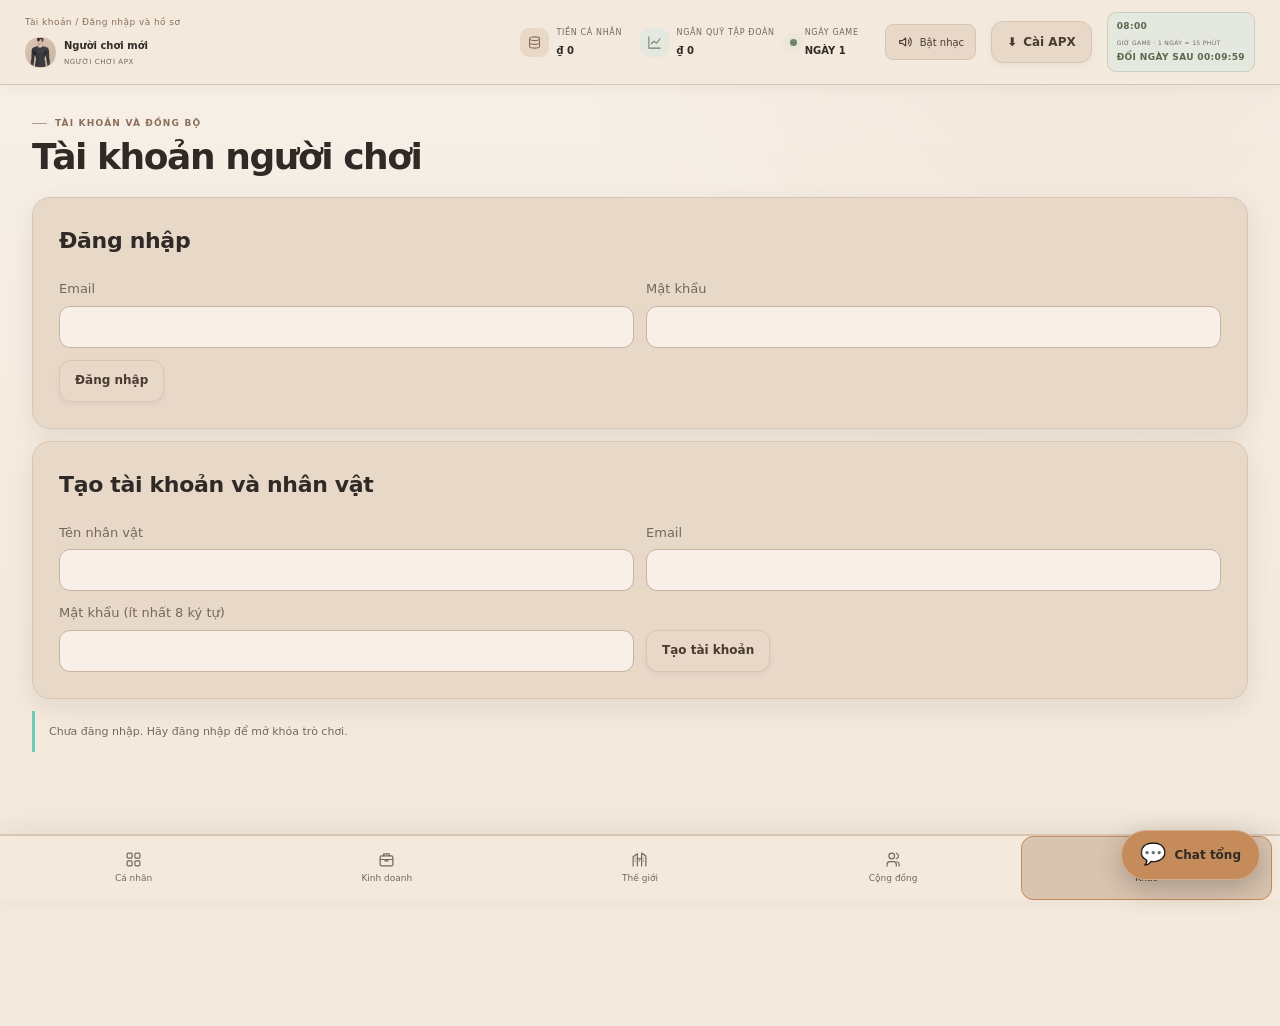
<file: index.html>
<!doctype html>
<html lang="vi">
<head>
  <meta charset="utf-8">

  <!-- Giúp bố cục co giãn trên laptop, máy tính bảng và điện thoại -->
  <meta name="viewport" content="width=device-width, initial-scale=1">

  <meta name="theme-color" content="#F3E9DC">
  <meta name="apple-mobile-web-app-capable" content="yes">
  <meta name="apple-mobile-web-app-status-bar-style" content="black-translucent">
  <meta
    name="description"
    content="APX Business World - thế giới mô phỏng kinh doanh và xây dựng thành phố."
  >
  <link rel="manifest" href="manifest.webmanifest">
  <link rel="icon" href="assets/icons/apx-pwa.svg" type="image/svg+xml">
  <link rel="apple-touch-icon" href="assets/icons/apx-pwa.svg">

  <title>APX Business World</title>

  <!-- Giao diện chính và các thành phần chi tiết -->
  <link rel="stylesheet" href="css/style.css">
  <link rel="stylesheet" href="css/components.css">
  <link rel="stylesheet" href="css/account.css">
  <link rel="stylesheet" href="css/career.css">
  <link rel="stylesheet" href="css/apx-bank.css">
  <link rel="stylesheet" href="css/phone.css">
  <link rel="stylesheet" href="css/apx-light-theme.css?v=20261003-modern-latte">
  <link rel="stylesheet" href="css/lawyer-cases.css">
  <script type="importmap">
{
  "imports": {
    "three": "https://cdn.jsdelivr.net/npm/three@0.186.0/build/three.module.js",
    "three/addons/": "https://cdn.jsdelivr.net/npm/three@0.186.0/examples/jsm/"
  }
}
</script>
</head>

<body>
  <!-- Cho phép người dùng bàn phím bỏ qua menu và vào nội dung chính -->
  <a class="skip-link" href="#pageContent">Đi tới nội dung chính</a>

  <!-- Bộ biểu tượng SVG dùng chung trong giao diện.
       Các trang có thể gọi biểu tượng bằng cú pháp: <use href="#icon-name"> -->
  <svg class="icon-library" xmlns="http://www.w3.org/2000/svg" aria-hidden="true">
    <symbol id="icon-grid" viewBox="0 0 24 24">
      <rect x="3" y="3" width="7" height="7" rx="1.5"></rect>
      <rect x="14" y="3" width="7" height="7" rx="1.5"></rect>
      <rect x="3" y="14" width="7" height="7" rx="1.5"></rect>
      <rect x="14" y="14" width="7" height="7" rx="1.5"></rect>
    </symbol>

    <symbol id="icon-city" viewBox="0 0 24 24">
      <path d="M3 21V8l6-4v17M9 11h6v10M15 21V3l6 4v14"></path>
      <path d="M6 10h.01M6 14h.01M12 14h.01M18 10h.01M18 14h.01"></path>
    </symbol>

    <symbol id="icon-company" viewBox="0 0 24 24">
      <rect x="3" y="7" width="18" height="14" rx="2"></rect>
      <path d="M8 7V4h8v3M3 12h18M10 12v2h4v-2"></path>
    </symbol>

    <symbol id="icon-bag" viewBox="0 0 24 24">
      <path d="M5 8h14l1 13H4L5 8Z"></path>
      <path d="M9 9V6a3 3 0 0 1 6 0v3"></path>
    </symbol>

    <symbol id="icon-users" viewBox="0 0 24 24">
      <path d="M16 21v-2a4 4 0 0 0-4-4H7a4 4 0 0 0-4 4v2"></path>
      <circle cx="9.5" cy="7" r="4"></circle>
      <path d="M20 21v-2a4 4 0 0 0-3-3.87M16 3.13a4 4 0 0 1 0 7.75"></path>
    </symbol>

    <symbol id="icon-arrow" viewBox="0 0 24 24">
      <path d="M5 12h14M13 6l6 6-6 6"></path>
    </symbol>

    <symbol id="icon-chevron" viewBox="0 0 24 24">
      <path d="m9 18 6-6-6-6"></path>
    </symbol>

    <symbol id="icon-close" viewBox="0 0 24 24">
      <path d="m6 6 12 12M18 6 6 18"></path>
    </symbol>

    <symbol id="icon-coins" viewBox="0 0 24 24">
      <ellipse cx="12" cy="6" rx="8" ry="3"></ellipse>
      <path d="M4 6v6c0 1.7 3.6 3 8 3s8-1.3 8-3V6"></path>
      <path d="M4 12v6c0 1.7 3.6 3 8 3s8-1.3 8-3v-6"></path>
    </symbol>

    <symbol id="icon-chart" viewBox="0 0 24 24">
      <path d="M3 3v18h18M7 14l4-4 4 3 6-7"></path>
    </symbol>
  </svg>

  <!-- Khung ứng dụng với dock điều hướng cố định ở cạnh dưới -->
  <div class="app" id="app">

    <!-- DOCK ĐIỀU HƯỚNG -->
    <aside class="sidebar" aria-label="Điều hướng APX ở cạnh dưới màn hình">
      <div class="sidebar-top">

        <!-- Logo quay về khu vực nhân vật -->
        <a
          class="brand"
          href="#"
          data-action="navigate"
          data-section="character"
          aria-label="APX Business World - về trang nhân vật"
        >
          <span class="brand-mark" aria-hidden="true">A</span>

          <span class="brand-copy">
            <strong>APX</strong>
            <small>BUSINESS WORLD</small>
          </span>
        </a>

        <!-- Thông tin người chơi rút gọn -->
        <section class="sidebar-player" aria-label="Người chơi hiện tại">
          <span class="player-avatar" aria-hidden="true">NV</span>

          <span class="player-copy">
            <strong>Người chơi mới</strong>
            <small>NGƯỜI CHƠI APX</small>
          </span>

          <span class="player-status" title="Đang hoạt động"></span>
        </section>

        <!-- JavaScript sẽ tự tạo các nút khu vực chính vào đây -->
        <div class="navigation-group">
          <p class="nav-title">KHU VỰC CHÍNH</p>

          <nav
            id="primaryNav"
            aria-label="Các khu vực chính"
          ></nav>
        </div>

        <!-- JavaScript sẽ tạo các trang con theo khu vực đang chọn -->
        <div class="navigation-group sub-navigation-group">
          <p class="nav-title sub-title">TRANG CON</p>

          <nav
            id="secondaryNav"
            aria-label="Các trang con"
          ></nav>
        </div>
      </div>

      <!-- Khu vực cuối menu -->
      <div class="sidebar-bottom">
        <div class="save-message">
          <span class="save-dot" aria-hidden="true"></span>
          <span>Tiến trình được lưu trên máy này</span>
        </div>
      </div>
    </aside>

    <!-- KHU VỰC NỘI DUNG CHÍNH -->
    <main class="main" id="mainContent">

      <!-- THANH THÔNG TIN TRÊN CÙNG -->
      <header class="topbar" aria-label="Thông tin người chơi và ngày trong game">

        <!-- Đường dẫn cho biết đang mở khu vực/trang con nào -->
        <div class="topbar-left">
          <div
            class="breadcrumb"
            id="breadcrumb"
            aria-label="Vị trí hiện tại"
          >
            Nhân vật / Hồ sơ
          </div>

          <div class="current-player">
            <span class="current-player-avatar" aria-hidden="true">NV</span>

            <span class="current-player-copy">
              <strong class="page-owner">Người chơi mới</strong>
              <small>NGƯỜI CHƠI APX</small>
            </span>
          </div>
        </div>

        <!-- Các chỉ số quan trọng được main.js cập nhật -->
        <div class="topbar-right">

          <div class="top-stat personal-cash">
            <span class="top-stat-icon gold-icon" aria-hidden="true">
              <svg class="icon">
                <use href="#icon-coins"></use>
              </svg>
            </span>

            <span class="top-stat-copy">
              <small>TIỀN CÁ NHÂN</small>
              <strong id="cashValue">₫ 1 tỷ</strong>
            </span>
          </div>

          <div class="top-stat group-treasury">
            <span class="top-stat-icon teal-icon" aria-hidden="true">
              <svg class="icon">
                <use href="#icon-chart"></use>
              </svg>
            </span>

            <span class="top-stat-copy">
              <small>NGÂN QUỸ TẬP ĐOÀN</small>
              <strong id="treasuryValue">₫ 8,2 tỷ</strong>
            </span>
          </div>

          <div class="game-clock">
            <span class="clock-indicator" aria-hidden="true"></span>

            <span class="game-clock-copy">
              <small>NGÀY GAME</small>
              <strong>
                NGÀY <span id="dayValue">1</span>
              </strong>
            </span>
          </div>

          <button class="music-toggle" id="musicToggle" type="button" aria-label="Bật nhạc nền" aria-pressed="false" title="Bật nhạc nền">
            <svg viewBox="0 0 24 24" aria-hidden="true" focusable="false">
              <path d="M4 10v4h4l5 4V6l-5 4H4Z"></path>
              <path d="M17 9a5 5 0 0 1 0 6M19 6a9 9 0 0 1 0 12"></path>
            </svg>
            <span>Bật nhạc</span>
          </button>
          <button class="button pwa-install-button" id="pwaInstallButton" type="button">
            <span aria-hidden="true">⬇</span>
            <span>Cài APX</span>
          </button>

          <div class="realtime-day-status">
            <span id="gameTimeValue" aria-live="off">00:00</span>
            <small>GIỜ GAME · 1 NGÀY = 15 PHÚT</small>
            <span id="dayCountdown" aria-live="off">ĐỔI NGÀY SAU --:--:--</span>
          </div>
        </div>
      </header>

      <!-- Phần nhắc ngắn phía trên nội dung.
           Nội dung trang bên dưới sẽ được JavaScript thay đổi khi chuyển trang. -->
      <section class="content-shell">
        <!-- main.js sẽ đặt nội dung từng trang vào đây -->
        <section
          class="content"
          id="pageContent"
          tabindex="-1"
          aria-live="polite"
          aria-label="Nội dung trang hiện tại"
        >
          <noscript>
            Game cần bật JavaScript để chuyển trang và lưu tiến trình.
          </noscript>
        </section>

      </section>
    </main>
  </div>

  <div id="navigationPanelRoot"></div>

  <!-- main.js đặt cửa sổ thông tin vào đây -->
  <div id="modalRoot"></div>

  <!-- main.js đặt thông báo ngắn vào đây -->
  <div
    id="toastRoot"
    class="toast-root"
    aria-live="polite"
    aria-atomic="true"
  ></div>
  <div id="phoneRoot"></div>
  <div id="globalChatWidgetRoot" class="global-chat-widget-root"></div>
  <div id="lawyerCaseGameRoot"></div>
  <div id="apxTutorialRoot"></div>

  <!-- Thứ tự quan trọng:
       dữ liệu và điều hướng phải được tải trước các trang,
       main.js tải cuối để kết nối mọi thao tác. -->
  <script src="js/data.js"></script>
  <script src="js/navigation.js"></script>
  <script src="js/character.js"></script>
  <script src="js/city.js"></script>
  <script src="js/marketplace.js"></script>
  <script src="js/company.js"></script>
  <script src="js/apx-life.js"></script>
  <script src="js/inventory.js"></script>
  <script src="js/shop.js"></script>
  <script src="js/employees.js"></script>
  <script src="js/investments.js"></script>
  <script src="js/community.js"></script>
  <script src="js/career.js"></script>
  <script src="js/cases/case_001.js"></script>
  <script src="js/cases/case_002.js"></script>
  <script src="js/cases/case_003.js"></script>
  <script src="js/cases/case_004.js"></script>
  <script src="js/cases/case_005.js"></script>
  <script src="js/cases/case_006.js"></script>
  <script src="js/cases/case_007.js"></script>
  <script src="js/cases/case_008.js"></script>
  <script src="js/cases/case_009.js"></script>
  <script src="js/cases/case_010.js"></script>
  <script src="js/cases/case_011.js"></script>
  <script src="js/cases/case_012.js"></script>
  <script src="js/cases/case_013.js"></script>
  <script src="js/cases/case_014.js"></script>
  <script src="js/lawyer-cases.js"></script>
  <script src="js/questData.js"></script>
  <script src="js/questSystem.js"></script>
  <script src="js/apx-bank.js"></script>
  <script src="js/main.js"></script>
  <script src="js/music.js"></script>
  <script src="js/character-system.js"></script>
  <script src="js/company-system.js"></script>
  <script src="js/wardrobe.js"></script>
  <script src="js/supabase-config.js"></script>
  <script src="js/account-system.js"></script>
  <script src="js/tutorial.js"></script>
  <script src="js/phone.js"></script>
  <script src="js/pwa.js"></script>
</body>
</html>
</file>
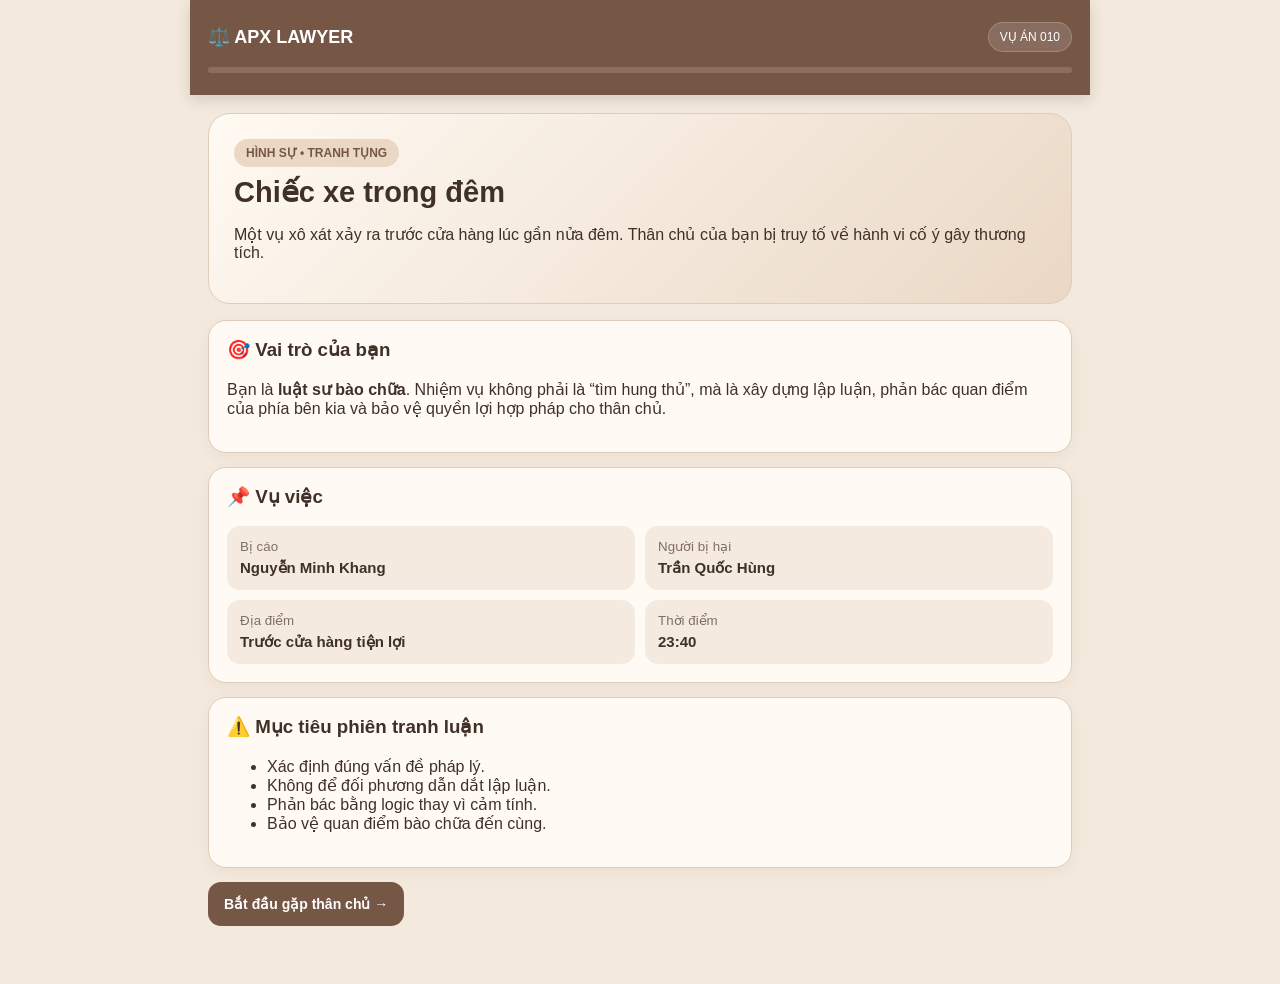
<file: js/cases/case_010.html>
<!DOCTYPE html>
<html lang="vi">
<head>
<meta charset="UTF-8">
<meta name="viewport" content="width=device-width, initial-scale=1.0">
<title>APX Lawyer — Vụ án 010</title>

<style>
:root{
  --bg:#f3e9dc;
  --card:#fffaf3;
  --brown:#765746;
  --brown2:#9a765e;
  --dark:#3f3028;
  --line:#dfcdbb;
  --green:#66866d;
  --red:#a85b52;
  --gold:#b58a4a;
}

*{box-sizing:border-box}

body{
  margin:0;
  background:var(--bg);
  color:var(--dark);
  font-family:Arial,Helvetica,sans-serif;
}

.app{
  max-width:900px;
  margin:auto;
  min-height:100vh;
  padding-bottom:40px;
}

header{
  background:var(--brown);
  color:white;
  padding:22px 18px;
  position:sticky;
  top:0;
  z-index:20;
  box-shadow:0 4px 15px #0002;
}

.header-top{
  display:flex;
  justify-content:space-between;
  align-items:center;
  gap:10px;
}

.logo{
  font-weight:900;
  font-size:18px;
}

.case-number{
  background:#ffffff22;
  border:1px solid #ffffff33;
  padding:7px 11px;
  border-radius:20px;
  font-size:12px;
}

.progress{
  height:6px;
  background:#ffffff25;
  border-radius:20px;
  margin-top:15px;
  overflow:hidden;
}

.progress-bar{
  height:100%;
  width:0%;
  background:#f4d8a4;
  transition:.4s;
}

main{
  padding:18px;
}

.screen{
  display:none;
  animation:fade .25s ease;
}

.screen.active{
  display:block;
}

@keyframes fade{
  from{opacity:0;transform:translateY(8px)}
  to{opacity:1;transform:translateY(0)}
}

.hero{
  background:linear-gradient(135deg,#fffaf3,#ead8c5);
  border:1px solid var(--line);
  border-radius:22px;
  padding:25px;
  margin-bottom:16px;
}

.hero h1{
  margin:8px 0;
  font-size:29px;
}

.badge{
  display:inline-block;
  background:#ead8c5;
  color:var(--brown);
  border-radius:20px;
  padding:7px 12px;
  font-size:12px;
  font-weight:bold;
}

.card{
  background:var(--card);
  border:1px solid var(--line);
  border-radius:18px;
  padding:18px;
  margin-bottom:14px;
  box-shadow:0 4px 15px #5b3d2b0d;
}

.card h2,
.card h3{
  margin-top:0;
}

.info-grid{
  display:grid;
  grid-template-columns:repeat(2,1fr);
  gap:10px;
}

.info{
  background:#f5eadf;
  border-radius:13px;
  padding:13px;
}

.info small{
  display:block;
  color:#806e61;
  margin-bottom:5px;
}

.info strong{
  font-size:15px;
}

.dialogue{
  border-left:4px solid var(--brown2);
  background:#f8eee4;
  padding:15px;
  border-radius:0 14px 14px 0;
  margin:12px 0;
}

.dialogue strong{
  display:block;
  margin-bottom:6px;
  color:var(--brown);
}

.btn-grid{
  display:grid;
  gap:10px;
}

button{
  border:0;
  border-radius:13px;
  padding:14px 16px;
  background:var(--brown);
  color:white;
  font-size:14px;
  font-weight:bold;
  cursor:pointer;
  transition:.18s;
}

button:hover{
  transform:translateY(-1px);
  filter:brightness(1.05);
}

button.secondary{
  background:#ead8c5;
  color:var(--dark);
}

button.green{
  background:var(--green);
}

button.red{
  background:var(--red);
}

button.gold{
  background:var(--gold);
}

button:disabled{
  opacity:.45;
  cursor:not-allowed;
  transform:none;
}

.choice{
  background:#fffdf9;
  color:var(--dark);
  border:1px solid var(--line);
  text-align:left;
  font-weight:normal;
}

.choice:hover{
  border-color:var(--brown2);
  background:#f8eee4;
}

.choice.selected{
  border:2px solid var(--brown);
  background:#eee0d1;
}

.choice .tag{
  display:block;
  font-size:11px;
  color:var(--brown2);
  font-weight:bold;
  margin-bottom:5px;
}

.opponent{
  background:#f6e5e1;
  border:1px solid #e3c2bc;
  border-radius:16px;
  padding:16px;
  margin:15px 0;
}

.opponent .name{
  font-weight:900;
  color:#934e46;
  margin-bottom:8px;
}

.response{
  background:#e9f0ea;
  border:1px solid #c9d8cb;
  border-radius:16px;
  padding:16px;
  margin-top:15px;
}

.stats{
  display:grid;
  grid-template-columns:repeat(4,1fr);
  gap:8px;
}

.stat{
  background:#f5eadf;
  padding:12px 8px;
  border-radius:13px;
  text-align:center;
}

.stat small{
  display:block;
  font-size:10px;
  color:#806e61;
}

.stat strong{
  display:block;
  font-size:20px;
  margin-top:4px;
}

.bar{
  height:7px;
  background:#e2d2c2;
  border-radius:20px;
  overflow:hidden;
  margin-top:7px;
}

.bar span{
  display:block;
  height:100%;
  width:0%;
  transition:.5s;
}

.legal{background:#66866d}
.logic{background:#7c7396}
.speech{background:#b58a4a}
.persuade{background:#a85b52}

.round{
  display:inline-block;
  background:var(--brown);
  color:white;
  padding:6px 10px;
  border-radius:15px;
  font-size:11px;
  font-weight:bold;
}

.final-box{
  border:2px solid var(--brown2);
  border-radius:18px;
  padding:18px;
  background:#fffaf3;
}

textarea{
  width:100%;
  min-height:140px;
  resize:vertical;
  border:1px solid var(--line);
  border-radius:14px;
  padding:14px;
  font:inherit;
  background:#fffdf9;
  color:var(--dark);
}

.result{
  text-align:center;
  padding:25px 10px;
}

.score{
  font-size:55px;
  font-weight:900;
  color:var(--brown);
}

.verdict{
  font-size:21px;
  font-weight:900;
  margin:10px 0 20px;
}

.small{
  color:#7b6a5d;
  font-size:13px;
  line-height:1.6;
}

@media(max-width:600px){
  main{padding:12px}
  .hero h1{font-size:24px}
  .info-grid{grid-template-columns:1fr}
  .stats{grid-template-columns:repeat(2,1fr)}
}
</style>
</head>

<body>

<div class="app">

<header>
  <div class="header-top">
    <div class="logo">⚖️ APX LAWYER</div>
    <div class="case-number">VỤ ÁN 010</div>
  </div>

  <div class="progress">
    <div class="progress-bar" id="progress"></div>
  </div>
</header>

<main>

<!-- ================= INTRO ================= -->

<section class="screen active" id="intro">

  <div class="hero">
    <span class="badge">HÌNH SỰ • TRANH TỤNG</span>
    <h1>Chiếc xe trong đêm</h1>
    <p>
      Một vụ xô xát xảy ra trước cửa hàng lúc gần nửa đêm.
      Thân chủ của bạn bị truy tố về hành vi cố ý gây thương tích.
    </p>
  </div>

  <div class="card">
    <h3>🎯 Vai trò của bạn</h3>
    <p>
      Bạn là <b>luật sư bào chữa</b>.
      Nhiệm vụ không phải là “tìm hung thủ”, mà là xây dựng lập luận,
      phản bác quan điểm của phía bên kia và bảo vệ quyền lợi hợp pháp
      cho thân chủ.
    </p>
  </div>

  <div class="card">
    <h3>📌 Vụ việc</h3>

    <div class="info-grid">
      <div class="info">
        <small>Bị cáo</small>
        <strong>Nguyễn Minh Khang</strong>
      </div>

      <div class="info">
        <small>Người bị hại</small>
        <strong>Trần Quốc Hùng</strong>
      </div>

      <div class="info">
        <small>Địa điểm</small>
        <strong>Trước cửa hàng tiện lợi</strong>
      </div>

      <div class="info">
        <small>Thời điểm</small>
        <strong>23:40</strong>
      </div>
    </div>
  </div>

  <div class="card">
    <h3>⚠️ Mục tiêu phiên tranh luận</h3>
    <ul>
      <li>Xác định đúng vấn đề pháp lý.</li>
      <li>Không để đối phương dẫn dắt lập luận.</li>
      <li>Phản bác bằng logic thay vì cảm tính.</li>
      <li>Bảo vệ quan điểm bào chữa đến cùng.</li>
    </ul>
  </div>

  <button onclick="go('meeting')">Bắt đầu gặp thân chủ →</button>

</section>


<!-- ================= MEETING ================= -->

<section class="screen" id="meeting">

  <div class="hero">
    <span class="badge">GIAI ĐOẠN 1</span>
    <h1>Gặp thân chủ</h1>
    <p>Trước khi tranh tụng, bạn cần xác định chính xác chiến lược.</p>
  </div>

  <div class="card">

    <div class="dialogue">
      <strong>Nguyễn Minh Khang</strong>
      “Tôi không phủ nhận có đánh nhau.
      Nhưng lúc đó anh Hùng lao vào tôi trước.
      Tôi chỉ muốn đẩy anh ấy ra.”
    </div>

    <div class="dialogue">
      <strong>Khang</strong>
      “Sau khi anh ấy ngã xuống, tôi không đánh tiếp.
      Tôi bỏ đi ngay.”
    </div>

    <div class="dialogue">
      <strong>Khang</strong>
      “Tôi biết anh Hùng bị thương,
      nhưng tôi không cố ý làm anh ấy bị thương nặng như vậy.”
    </div>

  </div>

  <div class="card">
    <h3>Bạn sẽ chọn hướng bào chữa chính nào?</h3>

    <div class="btn-grid">

      <button class="choice"
        onclick="chooseStrategy('defense',this)">
        <span class="tag">CHIẾN LƯỢC A</span>
        Tập trung vào hoàn cảnh chống trả và tính cần thiết của hành vi.
      </button>

      <button class="choice"
        onclick="chooseStrategy('intent',this)">
        <span class="tag">CHIẾN LƯỢC B</span>
        Tập trung vào việc chưa đủ cơ sở để suy ra ý chí gây thương tích.
      </button>

      <button class="choice"
        onclick="chooseStrategy('mitigation',this)">
        <span class="tag">CHIẾN LƯỢC C</span>
        Không phủ nhận hoàn toàn hành vi, tập trung giảm mức độ bất lợi.
      </button>

    </div>

    <br>

    <button id="meetingNext" disabled onclick="go('arena')">
      Vào phiên đối đáp →
    </button>

  </div>

</section>


<!-- ================= ARENA ================= -->

<section class="screen" id="arena">

  <div class="hero">
    <span class="badge">PHIÊN TRANH TỤNG</span>
    <h1>Đối đáp</h1>
    <p>
      Luật sư bên kia sẽ đưa ra từng lập luận.
      Bạn phải phản biện trực tiếp.
    </p>
  </div>

  <div class="stats">

    <div class="stat">
      <small>PHÁP LÝ</small>
      <strong id="legal">50</strong>
      <div class="bar"><span id="legalBar" class="legal"></span></div>
    </div>

    <div class="stat">
      <small>LOGIC</small>
      <strong id="logic">50</strong>
      <div class="bar"><span id="logicBar" class="logic"></span></div>
    </div>

    <div class="stat">
      <small>ĐỐI ĐÁP</small>
      <strong id="speech">50</strong>
      <div class="bar"><span id="speechBar" class="speech"></span></div>
    </div>

    <div class="stat">
      <small>THUYẾT PHỤC</small>
      <strong id="persuade">50</strong>
      <div class="bar"><span id="persuadeBar" class="persuade"></span></div>
    </div>

  </div>

  <br>

  <div class="card">

    <span class="round" id="roundLabel">LƯỢT 1 / 5</span>

    <div class="opponent">

      <div class="name">
        ⚖️ Luật sư phía bị hại
      </div>

      <div id="opponentText"></div>

    </div>

    <h3>Phản biện của bạn</h3>

    <div class="btn-grid" id="choices"></div>

    <div id="responseBox"></div>

    <br>

    <button id="nextRound" class="green" style="display:none"
      onclick="nextRound()">
      Tiếp tục đối đáp →
    </button>

  </div>

</section>


<!-- ================= FINAL ARGUMENT ================= -->

<section class="screen" id="final">

  <div class="hero">
    <span class="badge">GIAI ĐOẠN CUỐI</span>
    <h1>Lời bào chữa cuối cùng</h1>
    <p>
      Đây là phần quan trọng nhất.
      Hãy tổng hợp chiến lược thành một lập luận hoàn chỉnh.
    </p>
  </div>

  <div class="card">

    <h3>📢 Chủ tọa</h3>

    <div class="dialogue">
      “Luật sư bào chữa có thể trình bày quan điểm cuối cùng
      trước khi Hội đồng xét xử nghị án.”
    </div>

    <h3>Hãy chọn cấu trúc bài bào chữa</h3>

    <div class="btn-grid">

      <button class="choice" onclick="chooseFinal('strong',this)">
        <span class="tag">PHƯƠNG ÁN A</span>
        Tập trung vào việc đánh giá toàn bộ diễn biến,
        không tách riêng một hành vi khỏi hoàn cảnh xảy ra.
      </button>

      <button class="choice" onclick="chooseFinal('intent',this)">
        <span class="tag">PHƯƠNG ÁN B</span>
        Tập trung vào ý chí, mục đích và mức độ chủ quan của bị cáo.
      </button>

      <button class="choice" onclick="chooseFinal('balanced',this)">
        <span class="tag">PHƯƠNG ÁN C</span>
        Lập luận theo hướng cân bằng: nếu không chấp nhận toàn bộ
        quan điểm bào chữa thì vẫn phải xem xét các yếu tố giảm nhẹ.
      </button>

    </div>

  </div>

  <div class="card">

    <h3>✍️ Viết bài bào chữa</h3>

    <p class="small">
      Trong phiên bản demo, hệ thống chấm dựa trên cấu trúc lập luận
      và chiến lược bạn đã chọn.
    </p>

    <textarea id="speechText"
      placeholder="Ví dụ: Kính thưa Hội đồng xét xử,..."></textarea>

    <br><br>

    <button onclick="finishCase()">Trình bày lời bào chữa</button>

  </div>

</section>


<!-- ================= END ================= -->

<section class="screen" id="ending">

  <div class="hero result">

    <span class="badge">KẾT QUẢ PHIÊN TÒA</span>

    <div class="score" id="finalScore">0</div>

    <div class="verdict" id="verdict"></div>

    <p id="resultText"></p>

  </div>

  <div class="card">

    <h3>📊 Đánh giá luật sư</h3>

    <div class="stats">

      <div class="stat">
        <small>PHÁP LÝ</small>
        <strong id="endLegal">0</strong>
      </div>

      <div class="stat">
        <small>LOGIC</small>
        <strong id="endLogic">0</strong>
      </div>

      <div class="stat">
        <small>ĐỐI ĐÁP</small>
        <strong id="endSpeech">0</strong>
      </div>

      <div class="stat">
        <small>THUYẾT PHỤC</small>
        <strong id="endPersuade">0</strong>
      </div>

    </div>

  </div>

  <div class="card">

    <h3>💡 Nhận xét</h3>

    <p id="feedback"></p>

  </div>

  <button onclick="location.reload()">Chơi lại vụ án</button>

</section>

</main>
</div>


<script>

const state = {

  screen:"intro",

  strategy:null,

  final:null,

  round:0,

  legal:50,

  logic:50,

  speech:50,

  persuade:50,

  correct:0,

  speechText:""

};


const rounds = [

  {

    text:
    "Thân chủ của anh đã dùng vũ lực với anh Hùng. Việc anh ta nói mình chỉ muốn tự vệ không thể thay đổi sự thật rằng người bị hại đã bị thương.",

    choices:[

      {

        text:
        "Việc có sử dụng vũ lực không đồng nghĩa với việc mọi hành vi sử dụng vũ lực đều có cùng mục đích. Cần xem xét toàn bộ diễn biến và hoàn cảnh tại thời điểm xảy ra xô xát.",

        legal:8,logic:8,speech:6,persuade:7,

        good:true,

        reply:
        "Luật sư đã chuyển vấn đề từ “có dùng lực hay không” sang “hành vi xảy ra trong hoàn cảnh nào”. Đây là hướng phản biện đáng xem xét."

      },

      {

        text:
        "Thân chủ tôi không làm gì cả. Anh Hùng tự bị thương.",

        legal:-6,logic:-8,speech:-4,persuade:-5,

        reply:
        "Nhưng chính thân chủ của anh đã thừa nhận có xô xát. Phủ nhận hoàn toàn như vậy khiến lập luận của phía bào chữa thiếu nhất quán."

      },

      {

        text:
        "Anh Hùng cũng có lỗi nên thân chủ tôi không có lỗi.",

        legal:-3,logic:-6,speech:2,persuade:-3,

        reply:
        "Có lỗi từ phía người bị hại không tự động giải quyết toàn bộ trách nhiệm của bị cáo. Luật sư cần chứng minh mối liên hệ cụ thể."
      }

    ]

  },


  {

    text:
    "Nếu thân chủ của anh thực sự chỉ muốn thoát khỏi cuộc xô xát thì anh ta hoàn toàn có thể bỏ đi. Việc tiếp tục giằng co cho thấy anh ta chủ động đối đầu.",

    choices:[

      {

        text:
        "Khả năng bỏ đi phải được đánh giá trong hoàn cảnh thực tế. Một người đang bị tấn công không phải lúc nào cũng có đủ thời gian và điều kiện để lựa chọn phương án lý tưởng.",

        legal:8,logic:9,speech:7,persuade:8,

        good:true,

        reply:
        "Lập luận đã chỉ ra rằng không thể chỉ dùng giả định “đáng lẽ phải bỏ đi” để kết luận về hành vi tại thời điểm xô xát."

      },

      {

        text:
        "Không ai có nghĩa vụ phải bỏ chạy cả.",

        legal:3,logic:2,speech:5,persuade:3,

        reply:
        "Câu trả lời có tính đối đáp nhưng chưa giải quyết trực tiếp vấn đề về hoàn cảnh cụ thể."

      },

      {

        text:
        "Anh Hùng đánh trước nên Khang muốn làm gì cũng được.",

        legal:-8,logic:-9,speech:-3,persuade:-7,

        reply:
        "Không. Việc cho rằng một bên ra tay trước đồng nghĩa bên còn lại được làm bất cứ điều gì là một suy luận quá mức."

      }

    ]

  },


  {

    text:
    "Kết quả thương tích của anh Hùng cho thấy hậu quả đáng kể. Điều đó phù hợp với nhận định rằng hành vi của bị cáo có tính chất tấn công.",

    choices:[

      {

        text:
        "Hậu quả thương tích cần được xem xét, nhưng hậu quả không tự nó trả lời câu hỏi về mục đích và hoàn cảnh tạo ra hành vi. Hai vấn đề cần được phân tích riêng.",

        legal:9,logic:9,speech:8,persuade:8,

        good:true,

        reply:
        "Đúng. Luật sư đã tách được hai vấn đề: hậu quả thực tế và trạng thái, mục đích của người thực hiện hành vi."

      },

      {

        text:
        "Thương tích nặng hay nhẹ không quan trọng.",

        legal:-7,logic:-7,speech:-2,persuade:-5,

        reply:
        "Hậu quả vẫn là một tình tiết quan trọng. Phủ nhận hoàn toàn giá trị của nó là không thuyết phục."

      },

      {

        text:
        "Kết quả thương tích là giả.",

        legal:-6,logic:-8,speech:-5,persuade:-5,

        reply:
        "Luật sư chưa đưa ra căn cứ cho nhận định này."
      }

    ]

  },


  {

    text:
    "Thân chủ của anh đã thừa nhận có dùng lực. Vậy tại sao chúng tôi không thể xem đây là hành vi cố ý?",

    choices:[

      {

        text:
        "Thừa nhận một hành động không đồng nghĩa với việc thừa nhận mọi mục đích mà phía buộc tội gán cho hành động đó. Cần chứng minh thêm mối liên hệ giữa hành vi và ý chí.",

        legal:10,logic:10,speech:9,persuade:9,

        good:true,

        reply:
        "Đây là phản biện mạnh. Luật sư đã phân biệt hành vi khách quan với việc suy luận về ý chí, mục đích."

      },

      {

        text:
        "Vì Khang không muốn thế.",

        legal:2,logic:3,speech:2,persuade:3,

        reply:
        "Đây chỉ là lời khẳng định. Cần lý giải tại sao có thể tin vào lời khai đó."

      },

      {

        text:
        "Vì mọi người đều có lúc mất kiểm soát.",

        legal:-4,logic:-5,speech:3,persuade:-2,

        reply:
        "Lập luận mang tính cảm tính và chưa giải quyết câu hỏi pháp lý."

      }

    ]

  },


  {

    text:
    "Cho dù chấp nhận một phần quan điểm của anh, hành vi vẫn đã gây ra hậu quả cho người bị hại. Phía bào chữa đang cố giảm nhẹ một hành vi rõ ràng.",

    choices:[

      {

        text:
        "Bào chữa không có nghĩa phủ nhận hậu quả. Vấn đề là phải đánh giá đúng bản chất hành vi, hoàn cảnh xảy ra và mức độ trách nhiệm tương ứng, thay vì đồng nhất hậu quả với toàn bộ lỗi của bị cáo.",

        legal:10,logic:10,speech:10,persuade:10,

        good:true,

        reply:
        "Luật sư đã giữ được lập trường mà không phủ nhận hậu quả. Đây là cách kết thúc tranh luận khá chắc chắn."

      },

      {

        text:
        "Tôi không đồng ý.",

        legal:0,logic:-2,speech:-3,persuade:-2,

        reply:
        "Phản bác nhưng chưa đưa ra lý do."

      },

      {

        text:
        "Người bị hại đáng bị như vậy.",

        legal:-10,logic:-10,speech:-8,persuade:-10,

        reply:
        "Lập luận này mang tính công kích cá nhân và gây bất lợi nghiêm trọng cho phía bào chữa."
      }

    ]

  }

];


function updateStats(){

  state.legal=Math.max(0,Math.min(100,state.legal));
  state.logic=Math.max(0,Math.min(100,state.logic));
  state.speech=Math.max(0,Math.min(100,state.speech));
  state.persuade=Math.max(0,Math.min(100,state.persuade));

  document.getElementById("legal").textContent=state.legal;
  document.getElementById("logic").textContent=state.logic;
  document.getElementById("speech").textContent=state.speech;
  document.getElementById("persuade").textContent=state.persuade;

  document.getElementById("legalBar").style.width=state.legal+"%";
  document.getElementById("logicBar").style.width=state.logic+"%";
  document.getElementById("speechBar").style.width=state.speech+"%";
  document.getElementById("persuadeBar").style.width=state.persuade+"%";
}


function go(id){

  document.querySelectorAll(".screen")
    .forEach(x=>x.classList.remove("active"));

  document.getElementById(id)
    .classList.add("active");

  state.screen=id;

  const map={
    intro:5,
    meeting:20,
    arena:45,
    final:80,
    ending:100
  };

  document.getElementById("progress").style.width=
    (map[id]||0)+"%";

  window.scrollTo({
    top:0,
    behavior:"smooth"
  });

  if(id==="arena"){
    loadRound();
    updateStats();
  }
}


function chooseStrategy(strategy,button){

  state.strategy=strategy;

  document.querySelectorAll(".choice")
    .forEach(x=>x.classList.remove("selected"));

  button.classList.add("selected");

  document.getElementById("meetingNext").disabled=false;

}


function loadRound(){

  const r=rounds[state.round];

  document.getElementById("roundLabel").textContent=
    `LƯỢT ${state.round+1} / ${rounds.length}`;

  document.getElementById("opponentText").textContent=r.text;

  const box=document.getElementById("choices");

  box.innerHTML="";

  r.choices.forEach((choice,index)=>{

    const btn=document.createElement("button");

    btn.className="choice";

    btn.innerHTML=
      `<span class="tag">PHẢN BIỆN ${String.fromCharCode(65+index)}</span>
       ${choice.text}`;

    btn.onclick=()=>selectArgument(choice,btn);

    box.appendChild(btn);

  });

  document.getElementById("responseBox").innerHTML="";
  document.getElementById("nextRound").style.display="none";
}


function selectArgument(choice,button){

  document.querySelectorAll("#choices button")
    .forEach(x=>x.disabled=true);

  button.classList.add("selected");

  state.legal+=choice.legal;
  state.logic+=choice.logic;
  state.speech+=choice.speech;
  state.persuade+=choice.persuade;

  if(choice.good) state.correct++;

  updateStats();

  document.getElementById("responseBox").innerHTML=`
    <div class="response">
      <strong>⚖️ Phía bên kia phản hồi:</strong>
      <p>${choice.reply}</p>
    </div>
  `;

  document.getElementById("nextRound").style.display="block";

}


function nextRound(){

  state.round++;

  if(state.round>=rounds.length){

    go("final");

    return;

  }

  loadRound();

}


function chooseFinal(type,button){

  state.final=type;

  document.querySelectorAll("#final .choice")
    .forEach(x=>x.classList.remove("selected"));

  button.classList.add("selected");

}


function finishCase(){

  if(!state.final){

    alert("Hãy chọn cấu trúc bài bào chữa trước.");

    return;

  }

  state.speechText=
    document.getElementById("speechText").value.trim();

  let score=
    state.legal+
    state.logic+
    state.speech+
    state.persuade;

  score=score/4;

  if(state.strategy==="defense") score+=4;

  if(state.strategy==="intent") score+=3;

  if(state.strategy==="mitigation") score+=2;

  if(state.final==="strong") score+=7;

  if(state.final==="intent") score+=5;

  if(state.final==="balanced") score+=6;

  if(state.speechText.length>=100) score+=5;

  score=Math.round(Math.min(100,Math.max(0,score)));

  document.getElementById("finalScore").textContent=score;

  document.getElementById("endLegal").textContent=state.legal;
  document.getElementById("endLogic").textContent=state.logic;
  document.getElementById("endSpeech").textContent=state.speech;
  document.getElementById("endPersuade").textContent=state.persuade;

  let verdict="";
  let result="";
  let feedback="";

  if(score>=85){

    verdict="🏆 LUẬT SƯ BÀO CHỮA XUẤT SẮC";

    result=
      "Bạn kiểm soát tốt thế trận tranh luận, không để phía bên kia đánh đồng hậu quả với toàn bộ bản chất pháp lý của hành vi.";

    feedback=
      "Điểm mạnh nhất là khả năng tách từng vấn đề: hành vi, hoàn cảnh, ý chí và hậu quả. Bạn không phủ nhận sự việc một cách cực đoan mà tập trung vào điều cần chứng minh.";

  }else if(score>=70){

    verdict="🥇 MỘT PHIÊN BÀO CHỮA TỐT";

    result=
      "Bạn giữ được lập trường và phản bác được phần lớn lập luận của phía bên kia.";

    feedback=
      "Bạn có nền tảng tranh tụng khá tốt. Tuy nhiên một số câu trả lời vẫn thiên về khẳng định thay vì giải thích logic.";

  }else if(score>=55){

    verdict="⚖️ BÀO CHỮA Ở MỨC KHÁ";

    result=
      "Bạn chưa bị áp đảo nhưng vẫn để phía bên kia chiếm thế chủ động ở một số thời điểm.";

    feedback=
      "Hãy tập trung vào việc trả lời đúng câu hỏi đối phương đặt ra. Đừng chuyển sang công kích người bị hại hoặc phủ nhận những điều thân chủ đã thừa nhận.";

  }else{

    verdict="📚 CẦN LUYỆN THÊM";

    result=
      "Phía bên kia đã kiểm soát phần lớn cuộc tranh luận.";

    feedback=
      "Điểm yếu chính là lập luận chưa đủ chặt. Trong tranh tụng, không chỉ cần nói mình đúng mà phải chỉ ra vì sao lập luận của đối phương chưa đủ để đi đến kết luận.";

  }

  document.getElementById("verdict").textContent=verdict;
  document.getElementById("resultText").textContent=result;
  document.getElementById("feedback").textContent=feedback;

  go("ending");

}


updateStats();

</script>

</body>
</html>
</file>
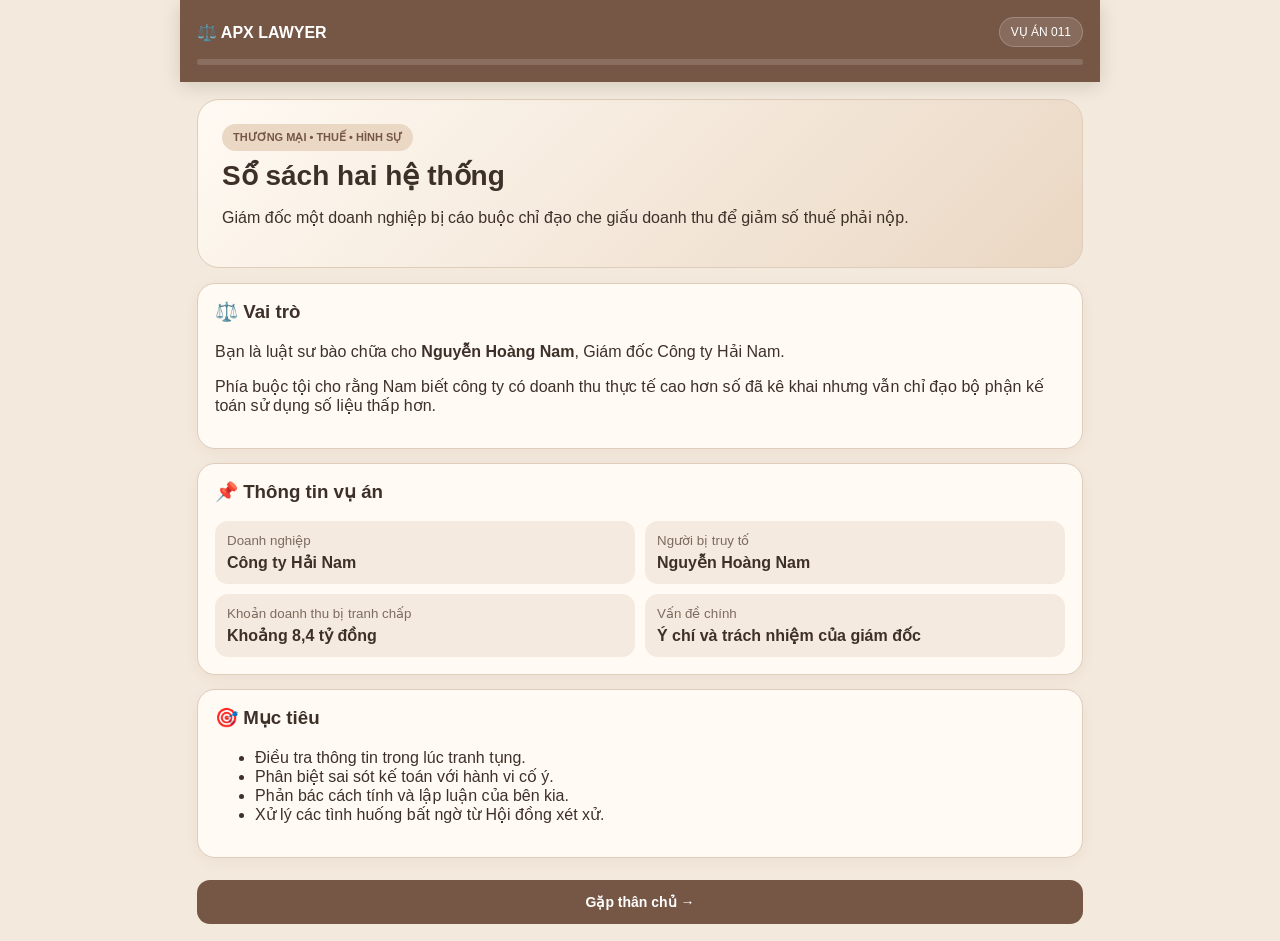
<file: js/cases/case_011.html>
<!DOCTYPE html>
<html lang="vi">
<head>
<meta charset="UTF-8">
<meta name="viewport" content="width=device-width,initial-scale=1.0">
<title>APX Lawyer — Vụ án 011: Sổ sách hai hệ thống</title>

<style>
:root{
  --bg:#f3e9dc;
  --card:#fffaf3;
  --brown:#765746;
  --brown2:#9b765d;
  --dark:#3d3029;
  --line:#dfcdbc;
  --green:#66866d;
  --red:#a65b52;
  --gold:#b38a4d;
  --blue:#687f9d;
}

*{box-sizing:border-box}

body{
  margin:0;
  background:var(--bg);
  color:var(--dark);
  font-family:Arial,sans-serif;
}

.app{
  max-width:920px;
  margin:auto;
  min-height:100vh;
}

header{
  position:sticky;
  top:0;
  z-index:50;
  background:var(--brown);
  color:#fff;
  padding:17px;
  box-shadow:0 4px 18px #0002;
}

.top{
  display:flex;
  justify-content:space-between;
  align-items:center;
}

.logo{
  font-weight:900;
}

.case{
  background:#ffffff20;
  border:1px solid #ffffff35;
  border-radius:20px;
  padding:7px 11px;
  font-size:12px;
}

.progress{
  margin-top:12px;
  height:6px;
  background:#ffffff25;
  border-radius:20px;
  overflow:hidden;
}

.progress span{
  display:block;
  height:100%;
  width:0;
  background:#f2d49b;
  transition:.4s;
}

main{
  padding:17px;
}

.screen{
  display:none;
  animation:appear .25s ease;
}

.screen.active{
  display:block;
}

@keyframes appear{
  from{opacity:0;transform:translateY(8px)}
  to{opacity:1;transform:none}
}

.hero{
  background:linear-gradient(135deg,#fffaf3,#ead7c3);
  border:1px solid var(--line);
  border-radius:22px;
  padding:24px;
  margin-bottom:15px;
}

.hero h1{
  margin:8px 0;
  font-size:28px;
}

.badge{
  display:inline-block;
  background:#ead8c5;
  color:var(--brown);
  border-radius:20px;
  padding:7px 11px;
  font-size:11px;
  font-weight:bold;
}

.card{
  background:var(--card);
  border:1px solid var(--line);
  border-radius:18px;
  padding:17px;
  margin-bottom:14px;
  box-shadow:0 4px 15px #5d402c0d;
}

.card h2,
.card h3{
  margin-top:0;
}

.grid{
  display:grid;
  grid-template-columns:repeat(2,1fr);
  gap:10px;
}

.info{
  background:#f5eadf;
  border-radius:13px;
  padding:12px;
}

.info small{
  display:block;
  color:#7d6b5e;
  margin-bottom:5px;
}

.dialogue{
  padding:15px;
  border-radius:0 14px 14px 0;
  border-left:4px solid var(--brown2);
  background:#f8eee4;
  margin:12px 0;
  line-height:1.6;
}

.dialogue strong{
  display:block;
  color:var(--brown);
  margin-bottom:5px;
}

.opponent{
  background:#f7e5e1;
  border:1px solid #e2c1bb;
  border-radius:16px;
  padding:16px;
  margin:14px 0;
  line-height:1.6;
}

.opponent strong{
  color:#954e46;
}

.judge{
  background:#eee8df;
  border:1px solid #d6cdc1;
  border-radius:16px;
  padding:16px;
  margin:14px 0;
  line-height:1.6;
}

.judge strong{
  color:#61554d;
}

.investigation{
  background:#edf1f4;
  border:1px solid #ced8e1;
  border-radius:16px;
  padding:16px;
  margin-top:15px;
}

.investigation strong{
  color:#526b86;
}

button{
  width:100%;
  border:0;
  border-radius:13px;
  padding:14px 15px;
  background:var(--brown);
  color:white;
  font-weight:bold;
  font-size:14px;
  cursor:pointer;
  margin-top:8px;
  transition:.15s;
}

button:hover{
  transform:translateY(-1px);
  filter:brightness(1.05);
}

button:disabled{
  opacity:.45;
  cursor:not-allowed;
  transform:none;
}

.choice{
  background:#fffdf9;
  color:var(--dark);
  border:1px solid var(--line);
  text-align:left;
  font-weight:normal;
}

.choice:hover{
  background:#f8eee4;
}

.choice.selected{
  border:2px solid var(--brown);
  background:#eee0d1;
}

.green{background:var(--green)}
.red{background:var(--red)}
.gold{background:var(--gold)}
.blue{background:var(--blue)}

.stats{
  display:grid;
  grid-template-columns:repeat(4,1fr);
  gap:8px;
  margin-bottom:14px;
}

.stat{
  background:var(--card);
  border:1px solid var(--line);
  border-radius:13px;
  padding:10px 7px;
  text-align:center;
}

.stat small{
  font-size:10px;
  color:#78695e;
}

.stat strong{
  display:block;
  font-size:20px;
  margin-top:4px;
}

.bar{
  height:6px;
  background:#e3d5c7;
  border-radius:20px;
  overflow:hidden;
  margin-top:7px;
}

.bar span{
  display:block;
  height:100%;
  width:0;
  transition:.4s;
}

.legal{background:#66866d}
.logic{background:#756b96}
.speech{background:#b38a4d}
.invest{background:#687f9d}

.turn{
  display:inline-block;
  background:var(--brown);
  color:white;
  border-radius:15px;
  padding:6px 10px;
  font-size:11px;
  font-weight:bold;
}

.alert{
  padding:14px;
  border-radius:14px;
  margin:12px 0;
  line-height:1.55;
}

.alert.red{
  background:#f5e3df;
  color:#743f39;
}

.alert.green{
  background:#e6eee7;
  color:#49634e;
}

.alert.gold{
  background:#f5ead7;
  color:#70572c;
}

.alert.blue{
  background:#e5ebf2;
  color:#4c6179;
}

.score{
  text-align:center;
  font-size:58px;
  font-weight:900;
  color:var(--brown);
}

.verdict{
  text-align:center;
  font-size:21px;
  font-weight:900;
  margin:8px 0 20px;
}

textarea{
  width:100%;
  min-height:150px;
  resize:vertical;
  border:1px solid var(--line);
  border-radius:14px;
  padding:14px;
  font:inherit;
  background:#fffdf9;
}

.small{
  font-size:13px;
  color:#78695e;
  line-height:1.6;
}

@media(max-width:600px){
  main{padding:12px}
  .hero h1{font-size:24px}
  .grid{grid-template-columns:1fr}
  .stats{grid-template-columns:repeat(2,1fr)}
}
</style>
</head>

<body>

<div class="app">

<header>
  <div class="top">
    <div class="logo">⚖️ APX LAWYER</div>
    <div class="case">VỤ ÁN 011</div>
  </div>

  <div class="progress">
    <span id="progress"></span>
  </div>
</header>

<main>

<!-- ================= INTRO ================= -->

<section class="screen active" id="intro">

  <div class="hero">
    <span class="badge">THƯƠNG MẠI • THUẾ • HÌNH SỰ</span>

    <h1>Sổ sách hai hệ thống</h1>

    <p>
      Giám đốc một doanh nghiệp bị cáo buộc chỉ đạo che giấu doanh thu
      để giảm số thuế phải nộp.
    </p>
  </div>

  <div class="card">

    <h3>⚖️ Vai trò</h3>

    <p>
      Bạn là luật sư bào chữa cho <b>Nguyễn Hoàng Nam</b>,
      Giám đốc Công ty Hải Nam.
    </p>

    <p>
      Phía buộc tội cho rằng Nam biết công ty có doanh thu thực tế cao hơn
      số đã kê khai nhưng vẫn chỉ đạo bộ phận kế toán sử dụng số liệu thấp hơn.
    </p>

  </div>

  <div class="card">

    <h3>📌 Thông tin vụ án</h3>

    <div class="grid">

      <div class="info">
        <small>Doanh nghiệp</small>
        <b>Công ty Hải Nam</b>
      </div>

      <div class="info">
        <small>Người bị truy tố</small>
        <b>Nguyễn Hoàng Nam</b>
      </div>

      <div class="info">
        <small>Khoản doanh thu bị tranh chấp</small>
        <b>Khoảng 8,4 tỷ đồng</b>
      </div>

      <div class="info">
        <small>Vấn đề chính</small>
        <b>Ý chí và trách nhiệm của giám đốc</b>
      </div>

    </div>

  </div>

  <div class="card">

    <h3>🎯 Mục tiêu</h3>

    <ul>
      <li>Điều tra thông tin trong lúc tranh tụng.</li>
      <li>Phân biệt sai sót kế toán với hành vi cố ý.</li>
      <li>Phản bác cách tính và lập luận của bên kia.</li>
      <li>Xử lý các tình huống bất ngờ từ Hội đồng xét xử.</li>
    </ul>

  </div>

  <button onclick="go('meeting')">
    Gặp thân chủ →
  </button>

</section>


<!-- ================= MEETING ================= -->

<section class="screen" id="meeting">

  <div class="hero">
    <span class="badge">GIAI ĐOẠN 1</span>
    <h1>Gặp thân chủ</h1>
    <p>Đừng vội chọn hướng bào chữa. Hãy hỏi đúng câu hỏi.</p>
  </div>

  <div class="card">

    <div class="dialogue">

      <strong>Nguyễn Hoàng Nam</strong>

      “Tôi thừa nhận công ty có sai sót về sổ sách.
      Nhưng tôi không hề nói kế toán phải giấu doanh thu.”

    </div>

    <div class="dialogue">

      <strong>Nam</strong>

      “Công ty có kế toán trưởng và bộ phận kế toán riêng.
      Tôi ký nhiều giấy tờ nhưng không trực tiếp nhập từng hóa đơn.”

    </div>

    <div class="dialogue">

      <strong>Nam</strong>

      “Có một bảng doanh thu nội bộ cao hơn báo cáo thuế.
      Nhưng bảng đó chỉ là bảng dự kiến dòng tiền.”

    </div>

  </div>

  <div class="card">

    <h3>Bạn muốn hỏi điều gì trước?</h3>

    <div id="meetingChoices">

      <button class="choice"
        onclick="meetingChoice('accounting',this)">
        <b>A.</b> Ai lập bảng doanh thu và ai có quyền sửa số liệu?
      </button>

      <button class="choice"
        onclick="meetingChoice('instruction',this)">
        <b>B.</b> Nam đã từng trực tiếp yêu cầu kế toán giảm doanh thu chưa?
      </button>

      <button class="choice"
        onclick="meetingChoice('process',this)">
        <b>C.</b> Quy trình từ bán hàng → xuất hóa đơn → kê khai thuế của công ty?
      </button>

    </div>

    <div id="meetingResult"></div>

    <button
      id="meetingNext"
      disabled
      onclick="go('investigation')">
      Bắt đầu chuẩn bị tranh tụng →
    </button>

  </div>

</section>


<!-- ================= INVESTIGATION ================= -->

<section class="screen" id="investigation">

  <div class="hero">

    <span class="badge">ĐIỀU TRA TRONG VỤ ÁN</span>

    <h1>Kiểm tra hồ sơ</h1>

    <p>
      Bạn chỉ có thời gian kiểm tra một số vấn đề trước khi phiên tranh luận
      bắt đầu. Thông tin tìm được sẽ được dùng trực tiếp trong các lượt đối đáp.
    </p>

  </div>

  <div class="stats">

    <div class="stat">
      <small>PHÁP LÝ</small>
      <strong id="iLegal">50</strong>
    </div>

    <div class="stat">
      <small>LOGIC</small>
      <strong id="iLogic">50</strong>
    </div>

    <div class="stat">
      <small>ĐỐI ĐÁP</small>
      <strong id="iSpeech">50</strong>
    </div>

    <div class="stat">
      <small>ĐIỀU TRA</small>
      <strong id="iInvest">50</strong>
    </div>

  </div>

  <div class="card">

    <h3>🔎 Bạn muốn kiểm tra gì?</h3>

    <button class="choice"
      onclick="investigate('procedure',this)">
      📑 Quy trình kế toán và phê duyệt báo cáo
    </button>

    <button class="choice"
      onclick="investigate('internal',this)">
      💻 Bảng doanh thu nội bộ
    </button>

    <button class="choice"
      onclick="investigate('instruction',this)">
      💬 Trao đổi giữa giám đốc và kế toán
    </button>

    <button class="choice"
      onclick="investigate('tax',this)">
      🧮 Cách tính khoản thuế bị cho là thiếu
    </button>

    <div id="investResult"></div>

    <button
      id="investNext"
      disabled
      onclick="startTrial()">
      Bước vào phiên tranh tụng →
    </button>

  </div>

</section>


<!-- ================= TRIAL ================= -->

<section class="screen" id="trial">

  <div class="hero">

    <span class="badge">PHIÊN TRANH TỤNG</span>

    <h1>Đối đáp trực tiếp</h1>

    <p>
      Mỗi lượt bạn có thể phản biện, yêu cầu làm rõ hoặc sử dụng thông tin
      đã điều tra.
    </p>

  </div>

  <div class="stats">

    <div class="stat">
      <small>PHÁP LÝ</small>
      <strong id="legal">50</strong>
      <div class="bar">
        <span id="legalBar" class="legal"></span>
      </div>
    </div>

    <div class="stat">
      <small>LOGIC</small>
      <strong id="logic">50</strong>
      <div class="bar">
        <span id="logicBar" class="logic"></span>
      </div>
    </div>

    <div class="stat">
      <small>ĐỐI ĐÁP</small>
      <strong id="speech">50</strong>
      <div class="bar">
        <span id="speechBar" class="speech"></span>
      </div>
    </div>

    <div class="stat">
      <small>ĐIỀU TRA</small>
      <strong id="invest">50</strong>
      <div class="bar">
        <span id="investBar" class="invest"></span>
      </div>
    </div>

  </div>

  <div class="card">

    <span class="turn" id="turnLabel">
      LƯỢT 1 / 7
    </span>

    <div class="opponent">

      <strong>⚖️ Luật sư bên buộc tội</strong>

      <p id="opponentText"></p>

    </div>

    <div id="specialEvent"></div>

    <h3>Bạn đối đáp thế nào?</h3>

    <div id="trialChoices"></div>

    <div id="trialResult"></div>

    <button
      id="nextTurn"
      class="green"
      style="display:none"
      onclick="nextTrialTurn()">
      Tiếp tục phiên tòa →
    </button>

  </div>

</section>


<!-- ================= FINAL ================= -->

<section class="screen" id="final">

  <div class="hero">

    <span class="badge">LỜI BÀO CHỮA CUỐI CÙNG</span>

    <h1>Chốt quan điểm</h1>

    <p>
      Hội đồng xét xử yêu cầu bạn trình bày ngắn gọn:
      vì sao chưa thể đồng nhất sai phạm về số liệu với việc
      Nguyễn Hoàng Nam cố ý thực hiện hành vi phạm tội.
    </p>

  </div>

  <div class="card">

    <div class="judge">

      <strong>⚖️ Chủ tọa</strong>

      <p>
        “Luật sư cần đi thẳng vào vấn đề.
        Hội đồng xét xử không cần nghe lại toàn bộ diễn biến.”
      </p>

    </div>

    <h3>Chọn hướng kết luận</h3>

    <button class="choice"
      onclick="finalChoice('intent',this)">
      <b>A.</b> Chưa đủ cơ sở chứng minh ý chí cố ý của bị cáo.
    </button>

    <button class="choice"
      onclick="finalChoice('role',this)">
      <b>B.</b> Cần phân biệt trách nhiệm của giám đốc với trách nhiệm chuyên môn của bộ phận kế toán.
    </button>

    <button class="choice"
      onclick="finalChoice('calculation',this)">
      <b>C.</b> Số tiền bị cho là trốn thuế cần được xác định lại bằng phương pháp tính rõ ràng.
    </button>

    <button class="choice"
      onclick="finalChoice('combined',this)">
      <b>D.</b> Kết hợp cả ba vấn đề: ý chí + vai trò + số liệu.
    </button>

  </div>

  <div class="card">

    <h3>✍️ Bài bào chữa</h3>

    <textarea id="finalSpeech"
      placeholder="Kính thưa Hội đồng xét xử,..."></textarea>

    <button onclick="finish()">
      Trình bày lời bào chữa
    </button>

  </div>

</section>


<!-- ================= END ================= -->

<section class="screen" id="ending">

  <div class="hero">

    <span class="badge">KẾT QUẢ VỤ ÁN 011</span>

    <div class="score" id="score">0</div>

    <div class="verdict" id="verdict"></div>

    <p id="result"></p>

  </div>

  <div class="card">

    <h3>📊 Năng lực tranh tụng</h3>

    <div class="stats">

      <div class="stat">
        <small>PHÁP LÝ</small>
        <strong id="endLegal">0</strong>
      </div>

      <div class="stat">
        <small>LOGIC</small>
        <strong id="endLogic">0</strong>
      </div>

      <div class="stat">
        <small>ĐỐI ĐÁP</small>
        <strong id="endSpeech">0</strong>
      </div>

      <div class="stat">
        <small>ĐIỀU TRA</small>
        <strong id="endInvest">0</strong>
      </div>

    </div>

  </div>

  <div class="card">

    <h3>💡 Nhận xét</h3>

    <p id="feedback"></p>

  </div>

  <button onclick="location.reload()">
    Chơi lại vụ án
  </button>

</section>

</main>
</div>


<script>

/* ================= STATE ================= */

const state={

  screen:"intro",

  strategy:null,

  meeting:null,

  investigation:[],

  trial:0,

  final:null,

  legal:50,

  logic:50,

  speech:50,

  invest:50,

  correct:0,

  objections:0,

  eventsHandled:0

};


/* ================= NAVIGATION ================= */

function go(id){

  document.querySelectorAll(".screen")
    .forEach(x=>x.classList.remove("active"));

  document.getElementById(id)
    .classList.add("active");

  state.screen=id;

  const progress={
    intro:5,
    meeting:18,
    investigation:32,
    trial:58,
    final:84,
    ending:100
  };

  document.getElementById("progress").style.width=
    progress[id]+"%";

  window.scrollTo({
    top:0,
    behavior:"smooth"
  });

}


/* ================= MEETING ================= */

function meetingChoice(type,button){

  document.querySelectorAll("#meetingChoices .choice")
    .forEach(x=>x.classList.remove("selected"));

  button.classList.add("selected");

  state.meeting=type;

  let html="";

  if(type==="accounting"){

    html=`
      <div class="alert blue">
        <b>Thông tin thu được:</b><br>
        Bảng doanh thu được lập bởi kế toán trưởng.
        Nhân viên bán hàng nhập dữ liệu giao dịch.
        Giám đốc có quyền xem nhưng không trực tiếp nhập dữ liệu.
      </div>
    `;

  }

  if(type==="instruction"){

    html=`
      <div class="alert gold">
        <b>Thông tin thu được:</b><br>
        Nam từng nhắn “kiểm tra lại số liệu trước khi gửi”.
        Chưa thấy câu chữ trực tiếp yêu cầu giảm doanh thu.
      </div>
    `;

  }

  if(type==="process"){

    html=`
      <div class="alert green">
        <b>Thông tin thu được:</b><br>
        Quy trình gồm nhiều bước: bán hàng → nhập hệ thống →
        kế toán kiểm tra → lập báo cáo → giám đốc ký.
      </div>
    `;

  }

  document.getElementById("meetingResult").innerHTML=html;

  document.getElementById("meetingNext").disabled=false;

}


/* ================= INVESTIGATION ================= */

function investigate(type,button){

  if(state.investigation.includes(type)){

    return;

  }

  state.investigation.push(type);

  button.classList.add("selected");
  button.disabled=true;

  let html="";

  if(type==="procedure"){

    state.invest+=12;
    state.logic+=5;

    html=`
      <div class="investigation">
        <strong>📑 KẾT QUẢ KIỂM TRA</strong>
        <p>
          Báo cáo thuế phải qua bộ phận kế toán lập,
          kế toán trưởng kiểm tra rồi mới trình giám đốc ký.
          Nam không phải người nhập dữ liệu hóa đơn.
        </p>
      </div>
    `;

  }

  if(type==="internal"){

    state.invest+=14;
    state.logic+=8;

    html=`
      <div class="investigation">
        <strong>💻 KẾT QUẢ KIỂM TRA</strong>
        <p>
          Bảng nội bộ ghi doanh thu cao hơn báo cáo thuế.
          Tuy nhiên tiêu đề bảng ghi “Dự kiến dòng tiền”.
          Một số khoản chưa có hóa đơn hoàn tất.
        </p>
      </div>
    `;

  }

  if(type==="instruction"){

    state.invest+=15;
    state.speech+=5;

    html=`
      <div class="investigation">
        <strong>💬 THÔNG TIN MỚI</strong>
        <p>
          Có tin nhắn giữa Nam và kế toán:
          “Số liệu tháng này cần kiểm tra lại trước khi chốt.”
        </p>

        <p>
          Không có câu nào trực tiếp yêu cầu:
          “hãy giấu doanh thu”.
        </p>
      </div>
    `;

  }

  if(type==="tax"){

    state.invest+=18;
    state.legal+=7;

    html=`
      <div class="investigation">
        <strong>🧮 KẾT QUẢ TÍNH LẠI</strong>
        <p>
          Con số 8,4 tỷ đồng là tổng doanh thu bị đặt vấn đề,
          không phải mặc nhiên đồng nghĩa với số thuế bị thất thu.
        </p>

        <p>
          Muốn xác định số tiền liên quan cần tiếp tục phân loại
          doanh thu, chi phí và các khoản đã kê khai.
        </p>
      </div>
    `;

  }

  document.getElementById("investResult").innerHTML+=html;

  updateInvestStats();

  if(state.investigation.length>=2){

    document.getElementById("investNext").disabled=false;

  }

}


function updateInvestStats(){

  document.getElementById("iLegal").textContent=
    Math.min(100,state.legal);

  document.getElementById("iLogic").textContent=
    Math.min(100,state.logic);

  document.getElementById("iSpeech").textContent=
    Math.min(100,state.speech);

  document.getElementById("iInvest").textContent=
    Math.min(100,state.invest);

}


/* ================= TRIAL ================= */

const turns=[

{

text:
"Giám đốc là người đứng đầu doanh nghiệp. Ông Nam ký báo cáo thuế, vì vậy không thể nói ông ấy không biết số liệu thực tế.",

choices:[

{
text:
"Việc ký báo cáo không tự động chứng minh người ký trực tiếp lập hoặc biết mọi dữ liệu đầu vào. Cần làm rõ quy trình lập báo cáo và phạm vi công việc của từng bộ phận.",

legal:8,logic:10,speech:7,invest:6,good:true,

reply:
"Luật sư đang yêu cầu phân biệt giữa quyền ký và quá trình hình thành số liệu. Tôi ghi nhận."

},

{
text:
"Giám đốc không biết gì về kế toán.",

legal:-6,logic:-7,speech:-3,invest:-3,

reply:
"Giám đốc không thể phủ nhận hoàn toàn trách nhiệm quản lý doanh nghiệp."

},

{
text:
"Chúng tôi không chấp nhận cáo buộc.",

legal:0,logic:-4,speech:-2,invest:0,

reply:
"Đó chỉ là sự phủ nhận, chưa phải lập luận."
}

]

},

{

text:
"Trong bảng nội bộ có doanh thu 8,4 tỷ đồng nhưng báo cáo thuế lại thấp hơn. Rõ ràng doanh nghiệp có hai hệ thống sổ sách.",

choices:[

{
text:
"Chính vì có hai con số nên cần xác định bản chất từng bảng. Bảng nội bộ được ghi là dự kiến dòng tiền và còn chứa khoản chưa hoàn tất hóa đơn.",

legal:8,logic:10,speech:8,invest:12,good:true,

reply:
"Được. Nhưng luật sư phải chứng minh bảng đó thực sự không phải sổ doanh thu dùng để kê khai."

},

{
text:
"Hai bảng khác nhau là chuyện bình thường.",

legal:-2,logic:-5,speech:2,invest:0,

reply:
"Khác nhau đến mức nào và vì sao khác nhau vẫn phải được giải thích."

},

{
text:
"Bảng đó chắc chắn là giả.",

legal:-5,logic:-8,speech:-3,invest:-5,

reply:
"Luật sư chưa đưa ra căn cứ để gọi tài liệu là giả."
}

]

},

{

text:
"Thân chủ của anh từng nhắn kế toán phải 'kiểm tra lại số liệu trước khi chốt'. Điều này cho thấy ông ấy biết vấn đề.",

choices:[

{
text:
"Biết rằng số liệu cần kiểm tra không đồng nghĩa với biết rằng có hành vi che giấu doanh thu. Chính nội dung đầy đủ của trao đổi mới là điều cần đánh giá.",

legal:9,logic:10,speech:9,invest:10,good:true,

reply:
"Đúng là câu nói này chưa trực tiếp thể hiện yêu cầu che giấu doanh thu."

},

{
text:
"Tin nhắn đó không có giá trị gì.",

legal:-4,logic:-5,speech:-2,invest:-2,

reply:
"Luật sư không thể tùy tiện loại bỏ một tài liệu bất lợi."

},

{
text:
"Nam nói vậy vì kế toán làm sai.",

legal:1,logic:2,speech:3,invest:2,

reply:
"Đây là cách giải thích có thể xem xét nhưng vẫn cần căn cứ."
}

]

},

{

text:
"Khoản doanh thu bị cho là che giấu lên tới 8,4 tỷ đồng. Con số này quá lớn để có thể gọi là sai sót nhỏ.",

event:"calculation",

choices:[

{
text:
"Quy mô doanh thu không tự quyết định số thuế bị thất thu hay ý chí của bị cáo. Trước hết phải xác định phương pháp tính và bản chất từng khoản.",

legal:10,logic:10,speech:8,invest:12,good:true,

reply:
"Luật sư đã đặt đúng câu hỏi về cách hình thành con số."

},

{
text:
"8,4 tỷ không lớn đối với doanh nghiệp.",

legal:-5,logic:-7,speech:-4,invest:-4,

reply:
"Đây là lập luận thiếu cơ sở."

},

{
text:
"Tôi không muốn tranh luận về con số.",

legal:-4,logic:-5,speech:-5,invest:-3,

reply:
"Con số là một phần quan trọng của vụ án. Không thể bỏ qua."
}

]

},

{

text:
"Phía buộc tội cho rằng ông Nam phải chịu trách nhiệm vì ông là người hưởng lợi từ hoạt động của công ty.",

event:"judge",

choices:[

{
text:
"Quyền hưởng lợi từ hoạt động doanh nghiệp không tự động chứng minh người quản lý đã cố ý thực hiện một hành vi cụ thể. Cần chứng minh mối liên hệ giữa bị cáo và hành vi bị cáo buộc.",

legal:10,logic:10,speech:9,invest:7,good:true,

reply:
"Luận điểm đã đi đúng trọng tâm."

},

{
text:
"Ông ấy không hưởng lợi gì cả.",

legal:-3,logic:-5,speech:-2,invest:-3,

reply:
"Điều này cần được chứng minh chứ không thể chỉ khẳng định."
},

{
text:
"Doanh nghiệp là của ông ấy nên ông ấy không chịu trách nhiệm.",

legal:-8,logic:-8,speech:-5,invest:-4,

reply:
"Quyền sở hữu và trách nhiệm đối với từng hành vi pháp lý không thể giản đơn hóa như vậy."
}

]

},

{

text:
"Luật sư đang liên tục nói rằng kế toán có thể chịu trách nhiệm. Nhưng bị cáo là người quản lý cuối cùng.",

choices:[

{
text:
"Chúng tôi không chuyển trách nhiệm một cách máy móc. Chúng tôi yêu cầu xác định ai thực hiện thao tác nào, ai biết thông tin nào và ai có hành vi chỉ đạo cụ thể nào.",

legal:10,logic:10,speech:10,invest:9,good:true,

reply:
"Đây là sự phân biệt hợp lý giữa trách nhiệm quản lý và hành vi cụ thể."

},

{
text:
"Kế toán làm thì kế toán chịu.",

legal:-7,logic:-8,speech:-5,invest:-4,

reply:
"Luật sư đang đơn giản hóa vấn đề."
},

{
text:
"Nam không liên quan đến công ty.",

legal:-9,logic:-10,speech:-7,invest:-7,

reply:
"Điều này trái với chính hồ sơ vụ án."
}

]

},

{

text:
"Phía buộc tội cho rằng tất cả các yếu tố trên cộng lại đủ để chứng minh hành vi cố ý.",

event:"finalObjection",

choices:[

{
text:
"Những yếu tố được nêu mới tạo thành nghi vấn. Để đi đến kết luận bất lợi cho bị cáo, từng mắt xích phải được chứng minh chứ không thể cộng các giả định lại thành một kết luận.",

legal:10,logic:12,speech:10,invest:10,good:true,

reply:
"Đây là cách phản biện tổng hợp khá chặt chẽ."

},

{
text:
"Tôi phản đối toàn bộ.",

legal:1,logic:-2,speech:3,invest:0,

reply:
"Phản đối nhưng chưa chỉ ra điểm sai cụ thể."
},

{
text:
"Không có bằng chứng nào cả.",

legal:-4,logic:-6,speech:-3,invest:-5,

reply:
"Đối phương đã đưa ra nhiều tài liệu. Nói 'không có bằng chứng' là quá tuyệt đối."
}

]

}

];


function startTrial(){

  state.trial=0;

  go("trial");

  loadTrial();

  updateTrialStats();

}


function loadTrial(){

  const t=turns[state.trial];

  document.getElementById("turnLabel").textContent=
    `LƯỢT ${state.trial+1} / ${turns.length}`;

  document.getElementById("opponentText").textContent=t.text;

  document.getElementById("specialEvent").innerHTML="";

  if(t.event==="calculation"){

    document.getElementById("specialEvent").innerHTML=`
      <div class="alert gold">
        🧮 <b>TÌNH HUỐNG BẤT NGỜ:</b>
        Chủ tọa yêu cầu hai bên giải thích chính xác
        con số 8,4 tỷ được hình thành như thế nào.
      </div>
    `;

    state.eventsHandled++;

  }

  if(t.event==="judge"){

    document.getElementById("specialEvent").innerHTML=`
      <div class="judge">
        <strong>⚖️ CHỦ TỌA CAN THIỆP</strong>
        <p>
          “Hội đồng xét xử không chấp nhận việc chỉ dựa vào
          chức vụ giám đốc để suy ra toàn bộ trách nhiệm.
          Luật sư hãy đi vào hành vi cụ thể.”
        </p>
      </div>
    `;

    state.objections++;

  }

  if(t.event==="finalObjection"){

    document.getElementById("specialEvent").innerHTML=`
      <div class="judge">
        <strong>⚖️ TÒA YÊU CẦU LÀM RÕ</strong>
        <p>
          “Luật sư cần phân biệt giữa nghi vấn,
          sai phạm hành chính và căn cứ để xác định trách nhiệm hình sự.”
        </p>
      </div>
    `;

    state.objections++;

  }

  const box=document.getElementById("trialChoices");

  box.innerHTML="";

  t.choices.forEach((c,i)=>{

    const btn=document.createElement("button");

    btn.className="choice";

    btn.innerHTML=
      `<b>PHƯƠNG ÁN ${String.fromCharCode(65+i)}</b><br>${c.text}`;

    btn.onclick=()=>selectTrial(c,btn);

    box.appendChild(btn);

  });

  document.getElementById("trialResult").innerHTML="";

  document.getElementById("nextTurn").style.display="none";

}


function selectTrial(c,button){

  document.querySelectorAll("#trialChoices button")
    .forEach(x=>x.disabled=true);

  button.classList.add("selected");

  state.legal+=c.legal;
  state.logic+=c.logic;
  state.speech+=c.speech;
  state.invest+=c.invest;

  if(c.good) state.correct++;

  updateTrialStats();

  document.getElementById("trialResult").innerHTML=`
    <div class="alert ${c.good?"green":"red"}">
      <b>⚖️ Phản hồi của phía bên kia:</b>
      <p>${c.reply}</p>
    </div>
  `;

  document.getElementById("nextTurn").style.display="block";

}


function nextTrialTurn(){

  state.trial++;

  if(state.trial>=turns.length){

    go("final");

    return;

  }

  loadTrial();

}


function updateTrialStats(){

  const values={

    legal:Math.max(0,Math.min(100,state.legal)),

    logic:Math.max(0,Math.min(100,state.logic)),

    speech:Math.max(0,Math.min(100,state.speech)),

    invest:Math.max(0,Math.min(100,state.invest))

  };

  state.legal=values.legal;
  state.logic=values.logic;
  state.speech=values.speech;
  state.invest=values.invest;

  document.getElementById("legal").textContent=values.legal;
  document.getElementById("logic").textContent=values.logic;
  document.getElementById("speech").textContent=values.speech;
  document.getElementById("invest").textContent=values.invest;

  document.getElementById("legalBar").style.width=
    values.legal+"%";

  document.getElementById("logicBar").style.width=
    values.logic+"%";

  document.getElementById("speechBar").style.width=
    values.speech+"%";

  document.getElementById("investBar").style.width=
    values.invest+"%";

}


/* ================= FINAL ================= */

function finalChoice(type,button){

  state.final=type;

  document.querySelectorAll("#final .choice")
    .forEach(x=>x.classList.remove("selected"));

  button.classList.add("selected");

}


function finish(){

  if(!state.final){

    alert("Hãy chọn hướng kết luận.");

    return;

  }

  const text=
    document.getElementById("finalSpeech")
    .value.trim();

  let score=
    (state.legal+
     state.logic+
     state.speech+
     state.invest)/4;

  score+=state.correct*2;

  score+=state.eventsHandled*2;

  score+=state.objections*2;

  if(state.final==="intent") score+=6;

  if(state.final==="role") score+=5;

  if(state.final==="calculation") score+=5;

  if(state.final==="combined") score+=10;

  if(text.length>=120) score+=6;

  score=Math.round(
    Math.max(0,Math.min(100,score))
  );

  document.getElementById("score").textContent=score;

  document.getElementById("endLegal").textContent=
    state.legal;

  document.getElementById("endLogic").textContent=
    state.logic;

  document.getElementById("endSpeech").textContent=
    state.speech;

  document.getElementById("endInvest").textContent=
    state.invest;


  let verdict;
  let result;
  let feedback;


  if(score>=88){

    verdict="🏆 BÀO CHỮA RẤT THUYẾT PHỤC";

    result=
      "Bạn vừa điều tra vừa tranh tụng tốt, đặc biệt là khả năng sử dụng thông tin mới để phá thế lập luận của đối phương.";

    feedback=
      "Bạn không né tránh các điểm bất lợi. Thay vào đó, bạn buộc phía bên kia phải chứng minh từng mắt xích: số liệu → hành vi → sự biết → ý chí.";

  }

  else if(score>=72){

    verdict="🥇 PHIÊN BÀO CHỮA TỐT";

    result=
      "Bạn giữ được thế trận và xử lý khá tốt các tình huống Tòa can thiệp.";

    feedback=
      "Điểm mạnh là khả năng kết hợp điều tra với phản biện. Tuy nhiên một số lập luận vẫn có thể cụ thể hơn.";

  }

  else if(score>=55){

    verdict="⚖️ BÀO CHỮA Ở MỨC KHÁ";

    result=
      "Bạn đã bảo vệ được một phần quan điểm nhưng đôi lúc để phía bên kia dẫn dắt.";

    feedback=
      "Đừng chỉ nói 'không đủ căn cứ'. Hãy chỉ rõ căn cứ nào thiếu, mắt xích nào chưa được chứng minh và cần kiểm tra lại con số nào.";

  }

  else{

    verdict="📚 CẦN LUYỆN THÊM";

    result=
      "Phía bên kia kiểm soát phần lớn thế trận tranh luận.";

    feedback=
      "Bạn cần học cách biến thông tin điều tra thành luận điểm cụ thể thay vì chỉ đưa ra lời phủ nhận.";

  }


  document.getElementById("verdict").textContent=
    verdict;

  document.getElementById("result").textContent=
    result;

  document.getElementById("feedback").textContent=
    feedback;

  go("ending");

}

</script>

</body>
</html>
</file>
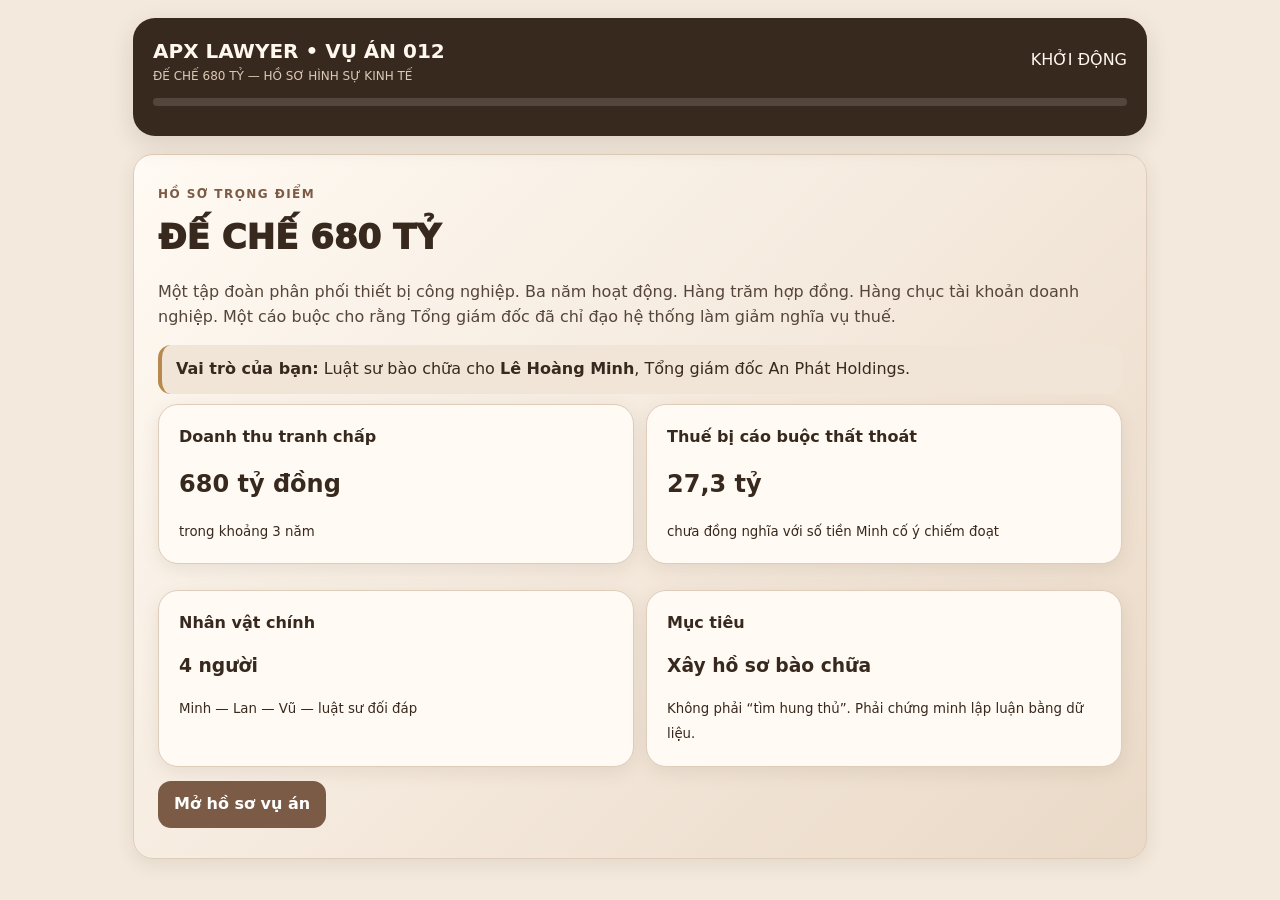
<file: js/cases/case_012.html>
<!DOCTYPE html>
<html lang="vi">
<head>
<meta charset="UTF-8">
<meta name="viewport" content="width=device-width,initial-scale=1.0">
<title>APX Lawyer — Vụ án 012: Đế Chế 680 Tỷ</title>
<style>
:root{
  --bg:#f3e9dc;--paper:#fffaf3;--paper2:#f8efe4;--coffee:#7b5b46;
  --dark:#38291f;--muted:#806f62;--line:#dfcdbb;--gold:#b7894d;
  --good:#4f765d;--bad:#a54d43;--blue:#526f91;
}
*{box-sizing:border-box} body{margin:0;background:var(--bg);color:var(--dark);
font-family:Inter,system-ui,-apple-system,Segoe UI,sans-serif;line-height:1.55}
button{font:inherit} .app{max-width:1050px;margin:auto;padding:18px}
header{background:var(--dark);color:#fff8ef;border-radius:22px;padding:18px 20px;position:sticky;top:8px;z-index:5;box-shadow:0 8px 25px #38291f22}
header .top{display:flex;justify-content:space-between;gap:12px;align-items:center}
h1,h2,h3{line-height:1.2}.title{font-size:20px;font-weight:900}.subtitle{font-size:12px;color:#dbc9b8}
.progress{height:8px;background:#ffffff22;border-radius:99px;overflow:hidden;margin-top:12px}
.progress span{display:block;height:100%;width:0;background:#d7b178;transition:.3s}
.stats{display:flex;flex-wrap:wrap;gap:7px;margin-top:12px}
.stat{font-size:12px;background:#fff;border:1px solid var(--line);border-radius:12px;padding:6px 9px}
main{margin-top:18px}.screen{display:none}.screen.active{display:block}
.card{background:var(--paper);border:1px solid var(--line);border-radius:20px;padding:20px;margin-bottom:14px;box-shadow:0 5px 18px #5d40251a}
.hero{padding:30px 24px;background:linear-gradient(135deg,#fffaf3,#ead9c7)}
.kicker{font-size:12px;letter-spacing:.12em;font-weight:800;color:var(--coffee);text-transform:uppercase}
.big{font-size:34px;font-weight:950;margin:8px 0 12px}
.lead{font-size:16px;color:#55453a}.danger{color:var(--bad);font-weight:800}
.grid{display:grid;grid-template-columns:repeat(2,1fr);gap:12px}
@media(max-width:700px){.grid{grid-template-columns:1fr}.big{font-size:27px}}
.choice{width:100%;text-align:left;border:1px solid var(--line);background:#fffdf9;border-radius:15px;padding:14px;margin:6px 0;cursor:pointer;transition:.15s}
.choice:hover{transform:translateY(-1px);border-color:var(--gold);background:#fff7ed}
.choice strong{display:block}.choice small{color:var(--muted)}
.choice.selected{border:2px solid var(--coffee);background:#f1e2d2}
.choice.good{border-color:var(--good)} .choice.bad{border-color:var(--bad)}
.btn{border:0;border-radius:13px;padding:11px 16px;background:var(--coffee);color:white;font-weight:800;cursor:pointer}
.btn.secondary{background:#eadbca;color:var(--dark)} .btn.gold{background:var(--gold)}
.btn:disabled{opacity:.45;cursor:not-allowed}
.actions{display:flex;gap:8px;flex-wrap:wrap;margin-top:12px}
.notice{padding:12px 14px;border-radius:13px;background:#f1e5d8;border-left:4px solid var(--gold);margin:10px 0}
.notice.good{border-left-color:var(--good)}.notice.bad{border-left-color:var(--bad)}
.tabs{display:flex;gap:7px;overflow:auto;margin-bottom:12px}
.tab{white-space:nowrap;padding:8px 11px;border-radius:12px;border:1px solid var(--line);background:#fff}
.tab.active{background:var(--coffee);color:#fff}
.doc{border:1px solid var(--line);border-radius:14px;padding:14px;background:#fffdf9;cursor:pointer}
.doc.locked{opacity:.48}.doc h3{margin:0 0 5px;font-size:15px}.doc p{margin:0;color:var(--muted);font-size:13px}
.tag{display:inline-block;padding:3px 7px;border-radius:8px;background:#eadbca;font-size:11px;font-weight:800;margin-right:4px}
.modal{position:fixed;inset:0;background:#24170dcc;display:none;align-items:center;justify-content:center;padding:16px;z-index:20}
.modal.open{display:flex}.modalbox{max-width:760px;max-height:88vh;overflow:auto;background:var(--paper);border-radius:20px;padding:22px;width:100%}
.modalbox pre{white-space:pre-wrap;background:#f4e9dc;padding:14px;border-radius:12px;font:13px/1.6 ui-monospace,monospace}
.timeline{border-left:3px solid var(--gold);padding-left:15px}.time{margin:12px 0}.time b{display:block;color:var(--coffee)}
.money{font-family:ui-monospace,monospace}.table{width:100%;border-collapse:collapse;font-size:13px}.table td,.table th{border-bottom:1px solid var(--line);padding:8px;text-align:left}
.bar{height:9px;background:#eadbca;border-radius:9px;overflow:hidden}.bar i{display:block;height:100%;background:var(--coffee)}
.toast{position:fixed;right:16px;bottom:16px;background:var(--dark);color:#fff;padding:12px 15px;border-radius:13px;display:none;z-index:30}
.toast.show{display:block}.round{font-size:12px;color:var(--muted);font-weight:800}
.finalbox{border:2px solid var(--gold);background:#fff8ed}
</style>
</head>
<body>
<div class="app">
<header>
  <div class="top"><div><div class="title">APX LAWYER • VỤ ÁN 012</div><div class="subtitle">ĐẾ CHẾ 680 TỶ — HỒ SƠ HÌNH SỰ KINH TẾ</div></div><div id="phase">KHỞI ĐỘNG</div></div>
  <div class="progress"><span id="progress"></span></div>
  <div class="stats" id="stats"></div>
</header>

<main>
<section id="s0" class="screen active">
 <div class="card hero">
  <div class="kicker">Hồ sơ trọng điểm</div>
  <div class="big">ĐẾ CHẾ 680 TỶ</div>
  <p class="lead">Một tập đoàn phân phối thiết bị công nghiệp. Ba năm hoạt động. Hàng trăm hợp đồng. Hàng chục tài khoản doanh nghiệp. Một cáo buộc cho rằng Tổng giám đốc đã chỉ đạo hệ thống làm giảm nghĩa vụ thuế.</p>
  <div class="notice"><b>Vai trò của bạn:</b> Luật sư bào chữa cho <b>Lê Hoàng Minh</b>, Tổng giám đốc An Phát Holdings.</div>
  <div class="grid">
   <div class="card"><b>Doanh thu tranh chấp</b><h2>680 tỷ đồng</h2><small>trong khoảng 3 năm</small></div>
   <div class="card"><b>Thuế bị cáo buộc thất thoát</b><h2>27,3 tỷ</h2><small>chưa đồng nghĩa với số tiền Minh cố ý chiếm đoạt</small></div>
   <div class="card"><b>Nhân vật chính</b><h3>4 người</h3><small>Minh — Lan — Vũ — luật sư đối đáp</small></div>
   <div class="card"><b>Mục tiêu</b><h3>Xây hồ sơ bào chữa</h3><small>Không phải “tìm hung thủ”. Phải chứng minh lập luận bằng dữ liệu.</small></div>
  </div>
  <button class="btn" onclick="startCase()">Mở hồ sơ vụ án</button>
 </div>
</section>

<section id="s1" class="screen">
 <div class="card">
  <div class="kicker">Giai đoạn 1 / 6</div><h2>Gặp thân chủ</h2>
  <p>Minh đang chờ trong phòng làm việc của luật sư. Ông biết mình đang đối mặt với cáo buộc nghiêm trọng nhưng câu trả lời ban đầu khá ngắn.</p>
  <div id="meeting"></div>
 </div>
</section>

<section id="s2" class="screen">
 <div class="card">
  <div class="kicker">Giai đoạn 2 / 6</div><h2>Phòng hồ sơ — điều tra trước phiên tòa</h2>
  <p>Bạn có <b>12 lượt điều tra</b>. Không phải tài liệu nào cũng quan trọng như nhau. Hãy đọc, đối chiếu và xây dựng giả thuyết.</p>
  <div class="notice"><b>Mẹo:</b> Một tài liệu chỉ có giá trị khi nó giúp trả lời câu hỏi: <i>ai biết, ai làm, ai có quyền, dòng tiền đi đâu, và con số 27,3 tỷ được hình thành thế nào?</i></div>
  <div id="investigation"></div>
 </div>
</section>

<section id="s3" class="screen">
 <div class="card">
  <div class="kicker">Giai đoạn 3 / 6</div><h2>Bàn chiến lược bào chữa</h2>
  <p>Bạn phải chọn các trụ cột trước khi bước vào tranh tụng. Chọn quá nhiều hướng yếu sẽ làm bài bào chữa loãng.</p>
  <div id="strategy"></div>
 </div>
</section>

<section id="s4" class="screen">
 <div class="card">
  <div class="kicker">Giai đoạn 4 / 6</div><h2>Phiên tòa — đối đáp trực tiếp</h2>
  <p>Luật sư bên kia sẽ đưa ra từng lập luận. Thẩm phán có thể bác cách trình bày của bạn, yêu cầu tính lại hoặc buộc bạn phân biệt giữa sai phạm và trách nhiệm hình sự.</p>
  <div id="trial"></div>
 </div>
</section>

<section id="s5" class="screen">
 <div class="card">
  <div class="kicker">Giai đoạn 5 / 6</div><h2>Biến cố hồ sơ</h2>
  <p>Ngay trước phần đối đáp cuối, một dữ liệu mới xuất hiện. Bạn phải xử lý nó trước khi chốt lập luận.</p>
  <div id="crisis"></div>
 </div>
</section>

<section id="s6" class="screen">
 <div class="card finalbox">
  <div class="kicker">Giai đoạn 6 / 6</div><h2>Bài bào chữa cuối cùng</h2>
  <p>Không còn nút “đúng/sai”. Hãy tự xây dựng một cấu trúc bào chữa gồm nhiều mảnh ghép.</p>
  <div id="final"></div>
 </div>
</section>


<section id="s7" class="screen">
 <div class="card">
  <div class="kicker">Giai đoạn 7 / 10</div><h2>Đối chất kế toán trưởng</h2>
  <p>Lan được triệu tập lại. Lần này bạn không chỉ hỏi để lấy thông tin — bạn phải kiểm tra xem lời khai có mâu thuẫn với hồ sơ hay không.</p>
  <div id="cross"></div>
 </div>
</section>

<section id="s8" class="screen">
 <div class="card">
  <div class="kicker">Giai đoạn 8 / 10</div><h2>Giải mã dòng tiền 680 tỷ</h2>
  <p>Công tố đưa ra một sơ đồ giao dịch mới. Hãy xác định đâu là giao dịch thương mại, đâu là dấu hiệu cần giải thích và đâu chưa đủ căn cứ để kết luận.</p>
  <div id="cashflow"></div>
 </div>
</section>

<section id="s9" class="screen">
 <div class="card finalbox">
  <div class="kicker">Giai đoạn 9 / 10</div><h2>Nghị án — xây kết luận pháp lý</h2>
  <p>Trước khi tòa tuyên, bạn phải xác định chính xác điều mình đang yêu cầu Hội đồng xét xử kết luận. Không được đánh đồng mọi sai sót của doanh nghiệp với trách nhiệm cá nhân.</p>
  <div id="verdict"></div>
 </div>
</section>

<section id="s10" class="screen">
 <div class="card hero">
  <div class="kicker">Kết quả phiên tòa</div><h2 id="endingTitle"></h2>
  <div id="ending"></div>
  <div class="stats" id="resultStats"></div>
  <button class="btn secondary" onclick="location.reload()">Chơi lại S12</button>
 </div>
</section>
</main>
</div>

<div class="modal" id="modal"><div class="modalbox"><div id="modalBody"></div><button class="btn secondary" onclick="closeModal()">Đóng hồ sơ</button></div></div>
<div class="toast" id="toast"></div>

<script>
const docs=[
{id:'E1201',title:'Hợp đồng An Phát — Đông Nam',tag:'HỢP ĐỒNG',txt:`Hợp đồng số AP-DN/22.\nGiá trị: 86.000.000.000 đồng.\nNội dung: dịch vụ phân phối và hỗ trợ thương mại.\nPhí dịch vụ: 2,8% trên giá trị xác nhận.\nNgười ký phía An Phát: Phạm Ngọc Lan — Kế toán trưởng.\nGhi chú: không có chữ ký của Tổng giám đốc trên trang phụ lục dịch vụ.`},
{id:'E1202',title:'Sao kê dòng tiền 36 tháng',tag:'NGÂN HÀNG',txt:`Có 47 giao dịch bị đánh dấu bất thường.\nMột chuỗi đáng chú ý:\nAn Phát → Đông Nam: 31,4 tỷ\nĐông Nam → Công ty Nam Hà: 29,9 tỷ\nNam Hà → nhiều nhà cung cấp.\nKhông có giao dịch trực tiếp từ chuỗi này vào tài khoản cá nhân của Minh trong bảng sao kê được cung cấp.`},
{id:'E1203',title:'Email của kế toán trưởng',tag:'EMAIL',txt:`Email 14/03 — Lan → phòng kế toán:\n“Các khoản của nhóm Đông Nam xử lý theo bảng phân loại mới. Nếu có vướng mắc báo tôi.”\nKhông có Minh trong trường người nhận.\nMột email khác 18/03: “Anh Minh cần số liệu tổng hợp trước cuộc họp.”`},
{id:'E1204',title:'Biên bản họp HĐQT',tag:'QUẢN TRỊ',txt:`Cuộc họp quý II.\nMinh có mặt.\nNội dung gồm doanh số, nhân sự, mở rộng kho và dòng tiền.\nKhông có mục nào ghi rằng Minh yêu cầu giảm doanh thu kê khai hoặc sử dụng hóa đơn không hợp lệ.`},
{id:'E1205',title:'Log truy cập phần mềm kế toán',tag:'HỆ THỐNG',txt:`Tài khoản Minh tồn tại trên hệ thống.\nTrong 8 tháng được kiểm tra: 0 lần đăng nhập vào module nhập chứng từ.\nTài khoản Lan: 1.842 lượt.\nTài khoản trưởng phòng kế toán: 963 lượt.`},
{id:'E1206',title:'Tin nhắn nội bộ',tag:'CHAT',txt:`Nhân viên: “Khoản 2,1 tỷ của Đông Nam ghi theo hợp đồng cũ hay bảng mới ạ?”\nLan: “Theo bảng mới. Chị kiểm tra lại file tổng.”\nKhông thấy Minh trong đoạn hội thoại.`},
{id:'E1207',title:'Hợp đồng dịch vụ 2,8%',tag:'TÀI CHÍNH',txt:`Đông Nam nhận phí 2,8%.\nĐiều khoản: đối chiếu chứng từ hàng tháng.\nKhông quy định Đông Nam được quyết định cách kê khai thuế của An Phát.`},
{id:'E1208',title:'Bảng kê doanh thu',tag:'KẾ TOÁN',txt:`Hệ thống bán hàng ghi doanh thu cao hơn sổ kế toán ở một số tháng.\nChênh lệch tổng cộng: 11,4 tỷ.\nTài liệu không tự xác định lý do chênh lệch.\nCó thể liên quan thời điểm ghi nhận, hàng đã giao nhưng chưa nghiệm thu, hoặc sai sót kế toán.`},
{id:'E1209',title:'Báo cáo thuế điều chỉnh',tag:'THUẾ',txt:`Cơ quan kiểm tra tạm tính phần nghĩa vụ bị thiếu:\nDoanh thu: 11,4 tỷ\nChi phí bị loại: 7,2 tỷ\nHóa đơn nghi ngờ: 5,8 tỷ\nKhác: 2,9 tỷ\nTổng: 27,3 tỷ.\nLưu ý: đây là bảng tính nghĩa vụ thuế bị cho là thiếu, không phải bảng chứng minh toàn bộ số tiền là khoản Minh hưởng lợi.`},
{id:'E1210',title:'Quy trình phê duyệt thanh toán',tag:'NỘI BỘ',txt:`Giao dịch dưới 3 tỷ: trưởng bộ phận + kế toán.\n3–10 tỷ: kế toán trưởng + giám đốc tài chính.\nTrên 10 tỷ: Tổng giám đốc hoặc người được ủy quyền.\nNhiều giao dịch liên quan Đông Nam dưới ngưỡng phải trình Minh.`},
{id:'E1211',title:'Bản giải trình của Lan',tag:'LỜI KHAI',txt:`Lan khai rằng Minh “biết hoạt động của Đông Nam”.\nKhi được hỏi Minh có chỉ đạo kê khai sai không, Lan trả lời: “Tôi không nhớ ông Minh nói câu đó.”\nLan xác nhận nhiều thao tác kế toán do bộ phận của mình thực hiện.`},
{id:'E1212',title:'Lịch họp của Minh',tag:'THỜI GIAN',txt:`Trong 6 tháng có 14 cuộc họp với đối tác.\nChỉ 3 cuộc có đại diện Đông Nam.\nBiên bản 3 cuộc không ghi nội dung về phương pháp kê khai thuế.\nHai cuộc diễn ra sau khi các chứng từ đã được kế toán xử lý.`},
{id:'E1213',title:'Hồ sơ phê duyệt ngân sách',tag:'QUẢN TRỊ',txt:`Minh phê duyệt ngân sách kinh doanh tổng thể.\nCác khoản ngân sách được ghi theo nhóm hoạt động, không liệt kê từng hóa đơn.\nKhông có dòng nào ghi “chi phí hóa đơn Đông Nam”.`},
{id:'E1214',title:'Bảng đối chiếu lợi ích cá nhân',tag:'DÒNG TIỀN',txt:`Trong phạm vi sao kê được cung cấp, chưa xác định khoản 27,3 tỷ hoặc phần tương ứng chuyển vào tài khoản cá nhân của Minh.\nCó các khoản lương, cổ tức và hoàn ứng hợp lệ được ghi riêng.`},
{id:'E1215',title:'Báo cáo kiểm toán nội bộ',tag:'KIỂM TOÁN',txt:`Kiểm toán nội bộ từng ghi nhận quy trình đối chiếu chứng từ của An Phát có điểm yếu.\nKhuyến nghị tăng kiểm soát kế toán.\nKhông kết luận Tổng giám đốc chỉ đạo gian lận.`},
{id:'E1216',title:'Biên bản làm việc với cơ quan thuế',tag:'THUẾ',txt:`Cơ quan thuế xác định nhiều khoản cần điều chỉnh.\nBiên bản dùng các cụm từ: “chưa phù hợp”, “cần loại”, “cần giải trình”.\nKhông phải mọi khoản đều được kết luận là hành vi cố ý.`},
{id:'E1217',title:'Phụ lục quyền hạn của Lan',tag:'NHÂN SỰ',txt:`Lan được ủy quyền xử lý chứng từ, đối chiếu hóa đơn và làm việc với đơn vị dịch vụ kế toán.\nQuyền hạn không bao gồm tự thay đổi chính sách thuế của doanh nghiệp, nhưng Lan có quyền đề xuất cách phân loại chứng từ.`},
{id:'E1218',title:'Bảng lợi nhuận theo dự án',tag:'KINH DOANH',txt:`Các dự án có Đông Nam vẫn tạo biên lợi nhuận dương cho An Phát.\nKhông thấy khoản lợi nhuận bất thường tương ứng trực tiếp với 27,3 tỷ.\nMột số khoản doanh thu được ghi nhận trễ do nghiệm thu.`},
{id:'E1219',title:'Email từ CFO',tag:'EMAIL',txt:`CFO gửi Minh: “Báo cáo quý này có một số khoản cần kế toán rà soát lại. Em Lan đang xử lý.”\nMinh trả lời: “Cứ làm đúng quy trình, cần gì báo anh.”`},
{id:'E1220',title:'Bản ghi cuộc họp với Đông Nam',tag:'GHI NHẬN',txt:`Đông Nam đề nghị thay đổi cách đối chiếu chứng từ để giảm thời gian xử lý.\nMinh không có mặt.\nLan và CFO tham dự.\nKhông có nội dung thể hiện Minh ra chỉ đạo.`}
];

let G={
phase:0, step:0, time:0, evidence:[], findings:[], meeting:[],
legal:45,logic:45,speech:40,trust:45,finance:0,
strategy:[], trial:0, trialScore:0, crisis:0, finalParts:[],
history:[]
};

function startCase(){go(1);renderMeeting();}

function go(n){
 document.querySelectorAll('.screen').forEach(x=>x.classList.remove('active'));
 document.getElementById('s'+n).classList.add('active');
 G.phase=n; update();
 window.scrollTo({top:0,behavior:'smooth'});
}
function update(){
 const pct=Math.min(100,Math.round((G.phase/10)*100));
 document.getElementById('progress').style.width=pct+'%';
 const names=['KHỞI ĐỘNG','GẶP THÂN CHỦ','ĐIỀU TRA','CHIẾN LƯỢC','PHIÊN TÒA','BIẾN CỐ','ĐỐI ĐÁP CUỐI','ĐỐI CHẤT','DÒNG TIỀN','NGHỊ ÁN','KẾT QUẢ'];
 document.getElementById('phase').textContent=names[G.phase]||'';
 document.getElementById('stats').innerHTML=`
 <span class="stat">⚖️ Pháp lý: <b>${G.legal}</b></span>
 <span class="stat">🧠 Logic: <b>${G.logic}</b></span>
 <span class="stat">🎙️ Tranh tụng: <b>${G.speech}</b></span>
 <span class="stat">🤝 Tin cậy: <b>${G.trust}</b></span>
 <span class="stat">📂 Hồ sơ: <b>${G.evidence.length}/${docs.length}</b></span>
 <span class="stat">⏱️ Thời gian: <b>${G.time} phút</b></span>`;
}
function toast(t){const x=document.getElementById('toast');x.textContent=t;x.classList.add('show');setTimeout(()=>x.classList.remove('show'),1800)}
function effect(a,b,c,d){G.legal+=a||0;G.logic+=b||0;G.speech+=c||0;G.trust+=d||0;G.legal=Math.max(0,Math.min(100,G.legal));G.logic=Math.max(0,Math.min(100,G.logic));G.speech=Math.max(0,Math.min(100,G.speech));G.trust=Math.max(0,Math.min(100,G.trust));}
function spend(min){G.time+=min;update()}

function renderMeeting(){
const qs=[
['Mục tiêu chính của ông lúc này là gì?','Tập trung xác định chính xác cáo buộc và những gì ông thực sự biết.','good'],
['Ai trực tiếp vận hành kế toán và chứng từ?','Hỏi về Lan, CFO, quy trình phê duyệt và quyền truy cập hệ thống.','good'],
['Ông có bao giờ yêu cầu giảm nghĩa vụ thuế không?','Yêu cầu trả lời trực tiếp, không suy đoán.','good'],
['Ông có nhận tiền từ Đông Nam không?','Phải tách lợi ích cá nhân khỏi giao dịch của công ty.','good'],
['Ông có biết doanh thu thực tế cao hơn sổ không?','Xác định thời điểm ông biết, không chỉ hỏi “có biết không”.','good'],
['Tại sao ông ký ngân sách nếu không đọc từng khoản?','Đây là điểm công tố có thể dùng để suy luận trách nhiệm.','warn'],
['Ông nghĩ kế toán tự làm hết à?','Câu hỏi mở để tìm trách nhiệm của người khác nhưng không được đổ lỗi tùy tiện.','good'],
['Có tài liệu nào ông muốn luật sư bỏ qua không?','Câu hỏi này kiểm tra độ tin cậy và khả năng có thông tin bị che giấu.','risk']
];
document.getElementById('meeting').innerHTML=`
<div class="grid">${qs.map((q,i)=>`<button class="choice" onclick="meetingPick(${i},this)"><strong>${i+1}. ${q[0]}</strong><small>${q[1]}</small></button>`).join('')}</div>
<div id="meetingLog" class="notice">Đã hỏi 0/5 câu trọng tâm. Bạn cần ít nhất 5 câu trước khi chuyển sang hồ sơ.</div>
<div class="actions"><button id="toInvest" class="btn" disabled onclick="go(2);renderInvestigation()">Chuyển sang hồ sơ</button></div>`;
}
function meetingPick(i,el){
if(el.classList.contains('selected'))return;
el.classList.add('selected');G.meeting.push(i);spend(1);
if([0,1,2,3,4,6].includes(i)){effect(2,2,1,2);G.findings.push('M'+i)}
else if(i===5){effect(-1,1,1,0)} else effect(0,1,0,1);
document.getElementById('meetingLog').textContent=`Đã hỏi ${G.meeting.length}/5 câu trọng tâm. ${G.meeting.length>=5?'Bạn đã có đủ dữ kiện để mở hồ sơ.':'Tiếp tục hỏi để tránh bỏ sót vấn đề.'}`;
document.getElementById('toInvest').disabled=G.meeting.length<5;update();
}

let invSelected=[];
function renderInvestigation(){
 const html=`<div class="notice">Lượt điều tra còn: <b id="turns">12</b>. Mỗi tài liệu chỉ cần mở một lần, nhưng bạn nên đối chiếu các tài liệu có liên quan.</div>
 <div class="grid" id="docs">${docs.map((d,i)=>`<div class="doc" id="doc${i}" onclick="readDoc(${i})"><span class="tag">${d.tag}</span><h3>${d.id} — ${d.title}</h3><p>Nhấn để mở hồ sơ và ghi nhận phát hiện.</p></div>`).join('')}</div>
 <div class="card"><h3>Bảng giả thuyết</h3><div id="findingsBox">Chưa có phát hiện được ghi nhận.</div></div>
 <div class="actions"><button class="btn" onclick="finishInvestigation()">Khóa hồ sơ & sang chiến lược</button></div>`;
 document.getElementById('investigation').innerHTML=html;
}
function readDoc(i){
 if(invSelected.includes(i))return;
 if(invSelected.length>=12){toast('Đã hết lượt điều tra');return}
 invSelected.push(i);G.evidence.push(docs[i].id);spend(2);
 document.getElementById('doc'+i).style.borderColor='var(--good)';
 document.getElementById('doc'+i).style.background='#f5fbf5';
 const d=docs[i];
 let finding='';
 if(['E1202','E1209','E1214'].includes(d.id)) finding='Dòng tiền / con số thuế cần được tách khỏi kết luận về lợi ích cá nhân.';
 if(['E1203','E1205','E1206','E1217'].includes(d.id)) finding='Quyền và thao tác kế toán nằm nhiều ở bộ phận chuyên môn.';
 if(['E1208','E1216'].includes(d.id)) finding='Có chênh lệch hoặc khoản cần điều chỉnh nhưng chưa tự động chứng minh yếu tố cố ý.';
 if(['E1201','E1207','E1218'].includes(d.id)) finding='Quan hệ thương mại với Đông Nam cần phân tích bản chất và lợi ích.';
 if(['E1204','E1212','E1213','E1219','E1220'].includes(d.id)) finding='Chưa thấy chỉ đạo trực tiếp của Minh trong tài liệu này.';
 if(['E1210','E1215'].includes(d.id)) finding='Cần xác định trách nhiệm theo quy trình và quyền hạn thực tế.';
 if(!finding)finding='Tài liệu cần được đối chiếu với các nguồn khác trước khi kết luận.';
 G.findings.push(finding);
 document.getElementById('turns').textContent=12-invSelected.length;
 document.getElementById('findingsBox').innerHTML=G.findings.slice(-6).map(x=>`<div class="notice good">${x}</div>`).join('');
 update();
 openDoc(d);
}
function openDoc(d){
 document.getElementById('modalBody').innerHTML=`<div class="kicker">${d.tag}</div><h2>${d.id} — ${d.title}</h2><pre>${d.txt}</pre><div class="notice">Tài liệu đã được đưa vào hồ sơ bào chữa.</div>`;
 document.getElementById('modal').classList.add('open');
}
function closeModal(){document.getElementById('modal').classList.remove('open')}
function finishInvestigation(){
 if(invSelected.length<8){toast('Nên điều tra ít nhất 8 tài liệu trước khi khóa hồ sơ');return}
 G.finance=invSelected.filter(i=>[1,7,8,9,13,17].includes(i)).length;
 go(3);renderStrategy();
}

const strategies=[
['Tách con số 27,3 tỷ khỏi yếu tố cố ý','Phân tích cách hình thành nghĩa vụ thuế và không đồng nhất số thuế thiếu với ý chí phạm tội.','legal'],
['Đánh vào quyền hạn và người thực hiện','Chứng minh quy trình, quyền truy cập, ngưỡng phê duyệt và người trực tiếp xử lý.','logic'],
['Đánh vào nhận thức của Minh','Tập trung vào thời điểm Minh biết, nguồn thông tin và bằng chứng trực tiếp.','legal'],
['Đánh vào dòng tiền và lợi ích','Không có bằng chứng trực tiếp cho thấy Minh hưởng lợi từ toàn bộ khoản bị cáo buộc.','logic'],
['Tấn công chuỗi suy luận của công tố','“Tổng giám đốc → doanh nghiệp → sai phạm” không tự động tạo thành “tổng giám đốc → biết → chỉ đạo”.','speech'],
['Thừa nhận mọi sai sót của công ty','Thừa nhận rộng để tạo thiện cảm, nhưng nguy cơ biến thành bất lợi.','risk']
];
function renderStrategy(){
 document.getElementById('strategy').innerHTML=`<div class="grid">${strategies.map((s,i)=>`<button class="choice" onclick="toggleStrategy(${i},this)"><strong>${i+1}. ${s[0]}</strong><small>${s[1]}</small></button>`).join('')}</div>
 <div class="notice">Đã chọn <b id="sc">0</b>/4 trụ cột. Chọn tối đa 4.</div><button id="strategyBtn" class="btn" disabled onclick="go(4);renderTrial()">Bắt đầu phiên tòa</button>`;
}
function toggleStrategy(i,el){
 if(el.classList.contains('selected')){el.classList.remove('selected');G.strategy=G.strategy.filter(x=>x!==i)}
 else{if(G.strategy.length>=4){toast('Tối đa 4 trụ cột');return}el.classList.add('selected');G.strategy.push(i)}
 document.getElementById('sc').textContent=G.strategy.length;
 document.getElementById('strategyBtn').disabled=G.strategy.length<2;spend(1);update();
}

const rounds=[
{a:'Ông Minh là Tổng giám đốc. Mọi hoạt động lớn đều nằm dưới quyền ông ấy. Chúng tôi cho rằng ông ấy phải biết hệ thống doanh thu và hóa đơn.',good:['Tách chức danh khỏi chứng cứ về nhận thức cụ thể.','Yêu cầu chỉ ra tài liệu nào chứng minh ông Minh biết từng sai lệch.'],bad:['Tổng giám đốc không bao giờ chịu trách nhiệm.','Tôi không biết gì cả.']},
{a:'47 giao dịch bất thường xuất hiện trong 36 tháng. Con số này quá lớn để nói rằng bị cáo không biết.',good:['Số lượng giao dịch cần được gắn với quyền phê duyệt, giá trị và người xử lý từng giao dịch.','47 giao dịch không tự xác định 47 lần chỉ đạo.'],bad:['47 giao dịch không có nghĩa gì.','Kế toán làm nên tôi không chịu trách nhiệm.']},
{a:'Doanh thu hệ thống cao hơn sổ 11,4 tỷ. Rõ ràng doanh nghiệp đã giấu doanh thu.',good:['Phải xác định nguyên nhân, thời điểm ghi nhận và ai quyết định cách ghi nhận trước khi suy ra cố ý.','Đề nghị đối chiếu nghiệm thu và thời điểm ghi nhận.'],bad:['Không có doanh thu nào bị giấu.','11,4 tỷ là sai hoàn toàn.']},
{a:'Kế toán trưởng nói ông Minh biết hoạt động của Đông Nam. Ông ấy còn gặp Đông Nam nhiều lần.',good:['“Biết hoạt động” không đồng nghĩa “biết sai phạm cụ thể”. Cần xác định nội dung từng cuộc gặp.','Lời khai phải được đối chiếu với tài liệu và câu hỏi cụ thể.'],bad:['Kế toán trưởng nói dối.','Gặp đối tác là chuyện bình thường.']},
{a:'Ông Minh phê duyệt ngân sách. Vậy ông ấy phải biết mọi khoản chi.',good:['Ngân sách tổng thể không đồng nghĩa duyệt từng chứng từ; cần xét quy trình và ngưỡng phê duyệt.','Hồ sơ E1210 cho thấy nhiều khoản không phải trình Tổng giám đốc.'],bad:['Ông ấy chỉ ký ngân sách cho có.','Không ai biết hết mọi khoản.']},
{a:'27,3 tỷ là con số lớn. Tại sao luật sư cứ né tránh con số này?',good:['Không né tránh: yêu cầu tách từng cấu phần 11,4 + 7,2 + 5,8 + 2,9 và xác định cơ sở của từng khoản.','27,3 tỷ nghĩa vụ thuế cần điều chỉnh không tự chứng minh 27,3 tỷ là khoản Minh cố ý hưởng lợi.'],bad:['Con số đó không quan trọng.','Tôi không quan tâm 27,3 tỷ.']},
{a:'Nếu không có ý định sai phạm, tại sao hệ thống nội bộ lại có nhiều điểm yếu?',good:['Điểm yếu kiểm soát có thể chứng minh quản trị chưa tốt, nhưng cần chứng cứ riêng cho nhận thức và chỉ đạo của bị cáo.','E1215 không kết luận Tổng giám đốc chỉ đạo gian lận.'],bad:['Hệ thống yếu là lỗi của kế toán hết.','Tất cả công ty đều có lỗi.']},
{a:'Tôi cho rằng toàn bộ lập luận của luật sư chỉ là suy đoán.',good:['Bào chữa dựa trên chính tài liệu hồ sơ: quyền hạn, log hệ thống, sao kê, quy trình và lời khai.','Mục tiêu là chỉ ra mắt xích chứng minh còn thiếu, không thay thế bằng suy đoán mới.'],bad:['Công tố mới là người suy đoán.','Không, tôi chắc chắn thân chủ vô tội.']}
];

function renderTrial(){
document.getElementById('trial').innerHTML=`<div class="round" id="round"></div><div id="roundBox"></div><div id="trialControls"></div>`;
showRound();
}
function showRound(){
if(G.trial>=rounds.length){go(5);renderCrisis();return}
const r=rounds[G.trial];
document.getElementById('round').textContent=`LƯỢT ${G.trial+1}/${rounds.length}`;
document.getElementById('roundBox').innerHTML=`<div class="card"><h3>Luật sư bên kia</h3><p>“${r.a}”</p></div><h3>Chọn phản hồi</h3>${r.good.map((x,i)=>`<button class="choice" onclick="answerTrial(${i},true)"><strong>${x}</strong></button>`).join('')}${r.bad.map(x=>`<button class="choice" onclick="answerTrial(0,false)"><strong>${x}</strong></button>`).join('')}`;
document.getElementById('trialControls').innerHTML=`<div class="notice">Sau khi trả lời, thẩm phán có thể can thiệp. Hãy đọc phản ứng trước khi sang lượt tiếp theo.</div>`;
}
function answerTrial(i,good){
spend(2);
if(good){
 let bonus=2;
 if((G.trial===0&&G.strategy.includes(2))||(G.trial===1&&G.strategy.includes(1))||(G.trial===2&&G.strategy.includes(0))||(G.trial===3&&G.strategy.includes(2))||(G.trial===4&&G.strategy.includes(1))||(G.trial===5&&G.strategy.includes(0))||(G.trial===6&&G.strategy.includes(1))||(G.trial===7&&G.strategy.includes(4))) bonus=5;
 G.trialScore+=bonus;effect(2,3,3,1);
}else{G.trialScore-=3;effect(-2,-2,-2,-1)}
let judge='';
if(G.trial===2) judge='Thẩm phán: “Không chỉ nói về sai lệch. Luật sư phải giải thích vì sao sai lệch đó chưa đủ để quy trách nhiệm cho bị cáo.”';
if(G.trial===4) judge='Thẩm phán: “Đề nghị luật sư căn cứ vào quy trình phê duyệt cụ thể, không tranh luận chung chung.”';
if(G.trial===5) judge='Thẩm phán: “Hãy phân biệt nghĩa vụ thuế, khoản bị loại và lợi ích cá nhân.”';
if(G.trial===7) judge='Thẩm phán: “Tòa ghi nhận. Luật sư có thể chuyển sang xử lý dữ liệu mới.”';
document.getElementById('roundBox').innerHTML+=`<div class="notice ${good?'good':'bad'}">${good?'Phản biện có cơ sở.':'Phản biện quá rộng hoặc thiếu căn cứ.'}</div>${judge?`<div class="notice"><b>${judge}</b></div>`:''}<button class="btn" onclick="G.trial++;showRound()">Tiếp tục phiên tòa</button>`;
}

function renderCrisis(){
document.getElementById('crisis').innerHTML=`<div class="card"><h3>Dữ liệu mới: bản giải trình của CFO</h3><p>Ngay trước đối đáp cuối, bên thư ký cung cấp một email cũ hơn mà hồ sơ trước đây chưa đặt đúng ngữ cảnh.</p><pre style="white-space:pre-wrap;background:#f4e9dc;padding:14px;border-radius:12px">CFO → Minh, 21:17:
“Có vài khoản của nhóm Đông Nam đang được xử lý theo phương án mới.
Em Lan nói đã thống nhất với bên dịch vụ.
Nếu cần em báo lại chi tiết.”

Minh → CFO, 21:24:
“Ừ, miễn là đúng quy trình và hồ sơ đầy đủ.”</pre>
<p>Luật sư bên kia lập tức nói:</p><div class="notice bad">“Đây là bằng chứng ông Minh biết nhóm Đông Nam đang được xử lý theo một phương án đặc biệt.”</div>
<h3>Phản ứng?</h3>
<div class="grid">
<button class="choice" onclick="crisisPick(1)"><strong>1. Chấp nhận đây là bằng chứng Minh biết mọi chi tiết.</strong><small>Nguy hiểm vì “biết có phương án” không nhất thiết là biết sai phạm.</small></button>
<button class="choice" onclick="crisisPick(2)"><strong>2. Tách “biết có phương án” khỏi “biết nội dung sai phạm”.</strong><small>Đối chiếu câu “đúng quy trình và hồ sơ đầy đủ”.</small></button>
<button class="choice" onclick="crisisPick(3)"><strong>3. Phủ nhận email có giá trị.</strong><small>Khó vì email tồn tại và có phản hồi của Minh.</small></button>
<button class="choice" onclick="crisisPick(4)"><strong>4. Đề nghị đối chiếu với E1203, E1215, E1219.</strong><small>Đặt email mới vào toàn bộ chuỗi chứng cứ.</small></button>
</div>`;
}
function crisisPick(x){
spend(3);G.crisis=x;
if(x===2){G.trialScore+=6;effect(4,4,3,2)}
else if(x===4){G.trialScore+=8;effect(5,5,4,2)}
else if(x===1){G.trialScore-=5;effect(-3,-2,-2,0)}
else {G.trialScore-=2;effect(-1,-1,1,0)}
document.getElementById('crisis').innerHTML+=`<div class="notice ${x===2||x===4?'good':'bad'}">${x===2||x===4?'Bạn đã biến email thành vấn đề về mức độ nhận thức và bối cảnh.':'Cách xử lý khiến lập luận có điểm yếu.'}</div><button class="btn" onclick="go(6);renderFinal()">Chuẩn bị bài bào chữa cuối</button>`;
}

const finalOpts=[
['Mở đầu: thừa nhận doanh nghiệp có sai lệch cần xử lý','Không phủ nhận mọi sai sót; tập trung vào câu hỏi pháp lý về trách nhiệm của Minh.','speech'],
['Phần 1: bóc tách 27,3 tỷ','Yêu cầu tòa nhìn từng cấu phần thay vì coi 27,3 tỷ là một khối duy nhất.','legal'],
['Phần 2: chứng minh quyền hạn thực tế','Dùng E1210, E1205, E1217 để chỉ ra ai trực tiếp thao tác và ai phải phê duyệt.','logic'],
['Phần 3: nhận thức của Minh','Dùng E1203, E1211, E1219 và email mới để xác định Minh biết đến đâu.','legal'],
['Phần 4: dòng tiền/lợi ích','Dùng E1202, E1214 để yêu cầu chứng minh lợi ích cá nhân cụ thể.','logic'],
['Phần 5: phản bác suy luận “chức danh = chỉ đạo”','Tách vai trò quản trị khỏi bằng chứng về hành vi, nhận thức và chỉ đạo cụ thể.','speech'],
['Phần 6: yêu cầu đánh giá chứng cứ theo chuỗi','Không chọn một tài liệu có lợi rồi bỏ qua tài liệu bất lợi; đặt toàn bộ chứng cứ vào cùng bối cảnh.','legal'],
['Kết: đề nghị xem xét trách nhiệm đúng người, đúng hành vi','Không yêu cầu tòa bỏ qua sai phạm của doanh nghiệp; yêu cầu xác định đúng trách nhiệm cá nhân.','speech']
];
function renderFinal(){
document.getElementById('final').innerHTML=`<p>Chọn <b>5–7 mảnh</b> để ghép thành bài bào chữa. Nếu bài quá ngắn hoặc thiếu một trong các trục chính, điểm sẽ giảm.</p><div class="grid">${finalOpts.map((x,i)=>`<button class="choice" onclick="toggleFinal(${i},this)"><strong>${i+1}. ${x[0]}</strong><small>${x[1]}</small></button>`).join('')}</div><div class="notice">Đã chọn <b id="fc">0</b>/7. Trục mạnh thường gồm: con số → quyền hạn → nhận thức → dòng tiền → chuỗi chứng cứ.</div><button id="finalBtn" class="btn gold" disabled onclick="finishCase()">Trình bày bài bào chữa</button>`;
}
function toggleFinal(i,el){
if(el.classList.contains('selected')){el.classList.remove('selected');G.finalParts=G.finalParts.filter(x=>x!==i)}
else{if(G.finalParts.length>=7){toast('Tối đa 7 mảnh');return}el.classList.add('selected');G.finalParts.push(i)}
document.getElementById('fc').textContent=G.finalParts.length;
document.getElementById('finalBtn').disabled=G.finalParts.length<5;spend(1);
}
function finishCase(){
 let score=G.legal+G.logic+G.speech+G.trust+G.trialScore;
 const key=[1,2,3,4,5,6];
 const hits=key.filter(x=>G.finalParts.includes(x)).length;
 score+=hits*8;
 if(G.finalParts.length>=5)score+=10;
 if(G.evidence.length>=10)score+=8;
 if(G.crisis===2||G.crisis===4)score+=10;
 G.baseScore=score;
 go(7);renderCross();
}
/* ===== PHẦN MỞ RỘNG S12 — ĐỐI CHẤT / DÒNG TIỀN / NGHỊ ÁN ===== */

const crossQs=[
 {q:'Lan, chị từng nói Minh “biết hoạt động của Đông Nam”. Cụ thể ông ấy biết điều gì?',opts:[
  ['Chỉ biết Đông Nam là đối tác của công ty.','Đưa lời khai về đúng phạm vi, không để “biết hoạt động” bị hiểu thành “biết sai phạm”.',5],
  ['Ông Minh biết hết mọi thứ.','Khẳng định quá rộng, không có căn cứ cụ thể.',-3],
  ['Tôi không muốn hỏi câu này.','Bỏ lỡ cơ hội làm rõ mức độ nhận thức.',-2]]},
 {q:'Ai trực tiếp yêu cầu phòng kế toán sử dụng bảng phân loại mới?',opts:[
  ['Chị là người gửi email yêu cầu xử lý theo bảng mới.','Đối chiếu trực tiếp với E1203 và E1206.',5],
  ['Minh chắc chắn đã yêu cầu chị.','Lời khai hiện tại không chứng minh điều đó.',-3],
  ['Không ai cả. Tự hệ thống làm.','Mâu thuẫn với hồ sơ về người thao tác.',-4]]},
 {q:'Chị có tài liệu nào chứng minh Minh đã xem bảng kê 11,4 tỷ trước khi cơ quan thuế kiểm tra không?',opts:[
  ['Không có tài liệu nào trong phạm vi tôi nhớ.','Tách “khả năng biết” khỏi “chứng cứ chứng minh đã biết”.',6],
  ['Có, vì ông ấy là Tổng giám đốc.','Chức danh không phải tài liệu chứng minh việc đã xem.',-4],
  ['Có thể có nhưng tôi không nhớ.','Giá trị chứng minh thấp nếu không xác định được tài liệu.',-1]]},
 {q:'Vậy chị có khẳng định Minh chỉ đạo kê khai sai không?',opts:[
  ['Không. Tôi không thể khẳng định câu đó từ những gì tôi trực tiếp chứng kiến.','Một điểm rất quan trọng về chứng cứ trực tiếp.',7],
  ['Có, vì mọi việc đều do ông ấy chịu trách nhiệm.','Suy luận từ chức vụ.',-5],
  ['Tôi nghĩ là có.','Ý kiến không thay thế chứng cứ.',-2]]}
];

function renderCross(){
 let i=G.crossStep||0;
 if(i>=crossQs.length){
  document.getElementById('cross').innerHTML+=`<div class="notice good"><b>Đối chất hoàn tất.</b> Bạn đã tách được ba khái niệm: biết doanh nghiệp có hoạt động, biết một phương án xử lý và biết hành vi sai phạm cụ thể.</div>
  <button class="btn" onclick="go(8);renderCashflow()">Tiếp tục: kiểm tra dòng tiền</button>`;
  return;
 }
 const q=crossQs[i];
 document.getElementById('cross').innerHTML=`<div class="round">ĐỐI CHẤT ${i+1}/${crossQs.length}</div>
 <div class="card"><h3>Luật sư bào chữa</h3><p>“${q.q}”</p></div>
 ${q.opts.map((o,n)=>`<button class="choice" onclick="crossPick(${n})"><strong>${n+1}. ${o[0]}</strong><small>${o[1]}</small></button>`).join('')}
 <div class="notice">Câu hỏi tiếp theo chỉ mở sau khi bạn chọn. Đừng cố ép nhân chứng nói điều hồ sơ không chứng minh.</div>`;
}
function crossPick(n){
 const q=crossQs[G.crossStep||0], o=q.opts[n];
 spend(2);
 G.crossScore=(G.crossScore||0)+o[2];
 if(o[2]>0) effect(2,3,2,2); else effect(-1,-2,-1,0);
 G.crossStep=(G.crossStep||0)+1;
 const box=document.getElementById('cross');
 box.innerHTML+=`<div class="notice ${o[2]>0?'good':'bad'}">${o[2]>0?'Câu hỏi có giá trị chứng minh.':'Câu hỏi/lập luận có điểm yếu.'}<br><b>Ghi nhận:</b> ${o[1]}</div>`;
 setTimeout(renderCross,250);
}

const cashflowRows=[
 ['An Phát → Đông Nam','31,4 tỷ','Thanh toán thương mại','Cần đối chiếu hợp đồng, dịch vụ và chứng từ'],
 ['Đông Nam → Nam Hà','29,9 tỷ','Chuyển tiếp','Không tự chứng minh tiền quay về Minh'],
 ['Nam Hà → nhà cung cấp','nhiều khoản','Mua hàng/dịch vụ','Cần xác minh hàng hóa thực tế'],
 ['An Phát → tài khoản Minh','không thấy 27,3 tỷ','Lương/cổ tức/hoàn ứng riêng','Chưa có chứng cứ gắn với khoản thuế tranh chấp'],
 ['Sổ bán hàng → sổ kế toán','11,4 tỷ chênh lệch','Sai lệch cần giải thích','Chưa xác định nguyên nhân chỉ bằng bảng kê']
];
function renderCashflow(){
 document.getElementById('cashflow').innerHTML=`<div class="card"><table class="table">
 <tr><th>Luồng</th><th>Số tiền</th><th>Đặc điểm</th><th>Câu hỏi</th></tr>
 ${cashflowRows.map(r=>`<tr>${r.map(c=>`<td>${c}</td>`).join('')}</tr>`).join('')}</table></div>
 <div class="notice">Bạn có <b>4 lượt phân tích</b>. Mỗi lượt phải chọn một câu hỏi mà bạn muốn đưa vào tranh luận.</div>
 <div id="cashChoices"></div><div id="cashLog"></div>`;
 G.cashStep=0;renderCashChoice();
}
const cashChoices=[
 ['Chuỗi 31,4 → 29,9 tỷ có chứng minh tiền bất hợp pháp quay về Minh không?','Không. Hồ sơ hiện tại không cho thấy giao dịch trực tiếp vào tài khoản cá nhân của Minh.',6],
 ['47 giao dịch có cần phân loại theo giá trị và quyền phê duyệt không?','Có. Số lượng giao dịch tự nó chưa cho biết Minh có quyền hoặc biết từng giao dịch.',6],
 ['11,4 tỷ chênh lệch có thể dùng ngay để kết luận cố ý không?','Không. Cần xác định thời điểm ghi nhận, nghiệm thu và người quyết định cách ghi nhận.',5],
 ['Cứ thấy công ty trung gian là giao dịch giả.','Không. Bản chất giao dịch phải được chứng minh bằng hồ sơ.',-5],
 ['27,3 tỷ = số tiền Minh hưởng lợi.','Sai cách suy luận; E1209 và E1214 không chứng minh điều đó.',-6],
 ['Có thể bỏ qua các tài liệu bất lợi cho bị cáo.','Không. Phải đánh giá toàn bộ chuỗi chứng cứ.',-5]
];
function renderCashChoice(){
 if(G.cashStep>=4){
  document.getElementById('cashflow').innerHTML+=`<div class="notice good"><b>Phân tích dòng tiền hoàn tất.</b> Bạn đã xác định được điểm cốt lõi: có dòng tiền cần giải thích, nhưng để quy trách nhiệm cá nhân phải nối được dòng tiền với hành vi, nhận thức và quyền hạn của đúng người.</div>
  <button class="btn gold" onclick="go(9);renderVerdict()">Chuyển sang nghị án</button>`;
  return;
 }
 const unused=cashChoices.map((x,i)=>({x,i})).filter(z=>!G.cashUsed?.includes(z.i));
 document.getElementById('cashChoices').innerHTML=unused.map(z=>`<button class="choice" onclick="cashPick(${z.i})"><strong>${z.x[0]}</strong><small>${z.x[1]}</small></button>`).join('');
 document.getElementById('cashLog').innerHTML=`<div class="notice">Đã phân tích ${G.cashStep}/4 lượt.</div>`;
}
function cashPick(i){
 G.cashUsed=G.cashUsed||[]; G.cashUsed.push(i); G.cashStep++;
 const c=cashChoices[i]; spend(2); G.cashScore=(G.cashScore||0)+c[2];
 if(c[2]>0) effect(2,3,2,1); else effect(-2,-3,-2,-1);
 renderCashChoice();
}

const verdictOpts=[
 ['Không phủ nhận mọi sai phạm của doanh nghiệp','Thừa nhận đây là điểm cần xử lý nhưng yêu cầu tòa không suy ra tự động trách nhiệm hình sự của Minh.',6],
 ['Xác định 4 câu hỏi bắt buộc','Ai làm? Ai biết? Ai có quyền? Chứng cứ nào nối Minh với hành vi cụ thể?',7],
 ['Yêu cầu tách 27,3 tỷ thành từng cấu phần','Không coi toàn bộ con số là một hành vi duy nhất.',6],
 ['Khẳng định Minh hoàn toàn không liên quan','Quá tuyệt đối và dễ bị phản công bởi email mới.',-7],
 ['Dựa hoàn toàn vào chức danh của Lan','Chức vụ của Lan chỉ là một dữ kiện, không thay thế phân tích chứng cứ.',-5],
 ['Đề nghị đánh giá email 21:17 trong toàn bộ bối cảnh','“Miễn đúng quy trình” là dữ kiện phải được đặt cạnh các tài liệu khác.',7]
];
function renderVerdict(){
 document.getElementById('verdict').innerHTML=`<p>Chọn <b>3–5 kết luận</b> để trình Hội đồng xét xử. Đây là bước cuối cùng trước khi tòa tuyên.</p>
 <div class="grid">${verdictOpts.map((o,i)=>`<button class="choice" onclick="toggleVerdict(${i},this)"><strong>${i+1}. ${o[0]}</strong><small>${o[1]}</small></button>`).join('')}</div>
 <div class="notice">Đã chọn <b id="vc">0</b>/5.</div>
 <button id="verdictBtn" class="btn gold" disabled onclick="deliverVerdict()">Trình bày kết luận cuối</button>`;
}
function toggleVerdict(i,el){
 G.verdictParts=G.verdictParts||[];
 if(el.classList.contains('selected')){el.classList.remove('selected');G.verdictParts=G.verdictParts.filter(x=>x!==i)}
 else{if(G.verdictParts.length>=5){toast('Tối đa 5 kết luận');return}el.classList.add('selected');G.verdictParts.push(i)}
 document.getElementById('vc').textContent=G.verdictParts.length;
 document.getElementById('verdictBtn').disabled=G.verdictParts.length<3;
 spend(1);
}
function deliverVerdict(){
 const parts=G.verdictParts||[];
 let add=0;
 parts.forEach(i=>add+=verdictOpts[i][2]);
 if(parts.includes(1))add+=6;
 if(parts.includes(2))add+=5;
 if(parts.includes(5))add+=5;
 if(parts.includes(3))add-=8;
 G.finalScore=G.baseScore+(G.crossScore||0)+(G.cashScore||0)+add;
 showResult(G.finalScore);
}
function showResult(score){
 let title,body;
 if(score>=390){
  title='🏆 HỒ SƠ BÀO CHỮA XUẤT SẮC';
  body=`Bạn đã xây được một chuỗi lập luận hoàn chỉnh: <b>sai lệch của doanh nghiệp → người thực hiện → quyền hạn → mức độ nhận thức → dòng tiền → trách nhiệm cá nhân</b>. Công tố vẫn có thể chứng minh doanh nghiệp có vấn đề, nhưng việc quy toàn bộ hệ quả cho Minh đã gặp một khoảng trống chứng cứ đáng kể.`;
 }else if(score>=325){
  title='⚖️ BÀO CHỮA VỮNG';
  body=`Bạn giữ được các trục quan trọng của vụ án và xử lý khá tốt lời khai, dòng tiền và email mới. Một số mắt xích vẫn chưa đủ chắc để tạo ra một hồ sơ bào chữa hoàn hảo.`;
 }else if(score>=260){
  title='🟡 BÀO CHỮA CÓ CƠ SỞ';
  body=`Bạn tìm được nhiều điểm có lợi nhưng vẫn để công tố giữ được một số mắt xích. Đặc biệt, việc phân biệt “biết có hoạt động” với “biết hành vi sai phạm cụ thể” chưa thật sắc.`;
 }else{
  title='🔴 HỒ SƠ BÀO CHỮA CHƯA ĐỦ';
  body=`Bạn đã đi hết vụ án nhưng chuỗi chứng minh còn rời rạc. Một số kết luận quá tuyệt đối hoặc chưa được nối với tài liệu cụ thể.`;
 }
 go(10);
 document.getElementById('endingTitle').textContent=title;
 document.getElementById('ending').innerHTML=`<div class="notice">${body}</div>
 <h3>Toàn bộ hành trình S12</h3><ul>
 <li>Gặp thân chủ: ${G.meeting.length} câu hỏi.</li>
 <li>Đọc ${G.evidence.length}/20 tài liệu.</li>
 <li>Đối đáp ${rounds.length} lượt tại phiên tòa.</li>
 <li>Xử lý biến cố email trước phần cuối.</li>
 <li>Đối chất kế toán trưởng: ${crossQs.length} lượt.</li>
 <li>Phân tích dòng tiền: 4 lượt.</li>
 <li>Xây dựng kết luận nghị án: ${(G.verdictParts||[]).length} mảnh.</li>
 </ul>
 <div class="notice"><b>Thời lượng:</b> khoảng ${Math.max(25,G.time)} phút nếu người chơi đọc và đối chiếu hồ sơ thay vì bấm nhanh.</div>`;
 document.getElementById('resultStats').innerHTML=`<span class="stat">Điểm cuối: <b>${score}</b></span><span class="stat">Đối đáp: <b>${G.trialScore}</b></span><span class="stat">Hồ sơ: <b>${G.evidence.length}/20</b></span><span class="stat">Thời gian: <b>${G.time} phút</b></span>`;
 update();
}

</script>
</body>
</html>
</file>
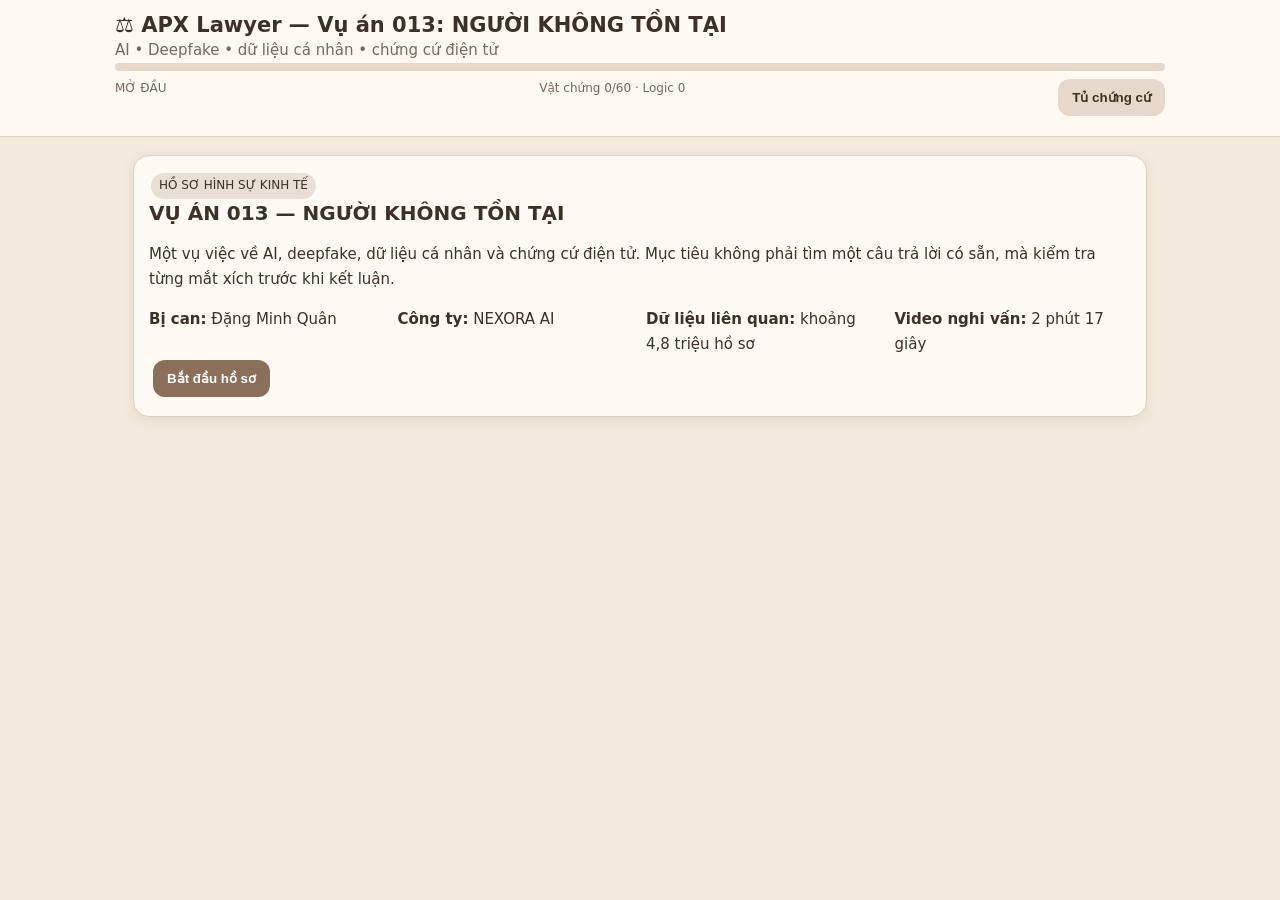
<file: js/cases/case_013.html>
<!doctype html>
<html lang="vi">
<head>
<meta charset="utf-8">
<meta name="viewport" content="width=device-width,initial-scale=1">
<meta name="theme-color" content="#f3e9dc">
<title>APX Lawyer — Vụ án 013: Người Không Tồn Tại</title>
<style>
:root{--bg:#f3e9dc;--panel:#fffaf4;--ink:#3d3027;--muted:#77685c;--accent:#8b6f5a;--accent2:#b58c6a;--line:#dfd0c1;--good:#4e7757;--bad:#9a4f45}
*{box-sizing:border-box}body{margin:0;background:var(--bg);color:var(--ink);font:15px/1.65 system-ui,-apple-system,Segoe UI,sans-serif}
header{position:sticky;top:0;z-index:5;background:#fffaf4eF;border-bottom:1px solid var(--line);backdrop-filter:blur(8px);padding:12px 16px}
h1,h2,h3{line-height:1.25}h1{margin:0;font-size:21px}h2{font-size:20px;margin-top:0}.wrap{max-width:1050px;margin:auto;padding:18px}
.bar{height:8px;background:#e5d8ca;border-radius:99px;overflow:hidden}.bar i{display:block;height:100%;background:var(--accent);width:0}
.grid{display:grid;grid-template-columns:repeat(auto-fit,minmax(220px,1fr));gap:12px}.card{background:var(--panel);border:1px solid var(--line);border-radius:16px;padding:15px;box-shadow:0 4px 14px #5c463314}
button{border:0;border-radius:12px;padding:11px 14px;background:var(--accent);color:white;font-weight:700;cursor:pointer;margin:4px}button.secondary{background:#e6d8ca;color:var(--ink)}button.good{background:var(--good)}button.bad{background:var(--bad)}
.screen{display:none}.screen.active{display:block}.tag{display:inline-block;padding:3px 8px;border-radius:99px;background:#eadfd4;margin:2px;font-size:12px}.muted{color:var(--muted)}.quote{border-left:4px solid var(--accent2);padding:8px 13px;background:#f8efe6;margin:10px 0}.doc{cursor:pointer}.doc:hover{transform:translateY(-1px)}pre{white-space:pre-wrap;background:#2f2925;color:#f7eee6;padding:13px;border-radius:12px;overflow:auto}.choice{width:100%;text-align:left;background:#fffaf4;color:var(--ink);border:1px solid var(--line)}.choice:hover{border-color:var(--accent)}
#toast{position:fixed;right:16px;bottom:16px;max-width:360px;background:#302923;color:white;padding:12px 15px;border-radius:12px;display:none;z-index:9}

.evidence-tools{display:flex;justify-content:flex-end;margin-top:8px}.evidence-dialog{position:fixed;inset:0;z-index:20;display:none;align-items:center;justify-content:center;padding:16px;background:#24170dcc}.evidence-dialog.open{display:flex}.evidence-box{width:min(760px,100%);max-height:88vh;overflow:auto;background:var(--panel);border:1px solid var(--line);border-radius:18px;padding:18px}.evidence-box-head{display:flex;align-items:center;justify-content:space-between;gap:10px}.evidence-search{width:100%;min-height:42px;margin:10px 0;padding:10px;border:1px solid var(--line);border-radius:10px;font:inherit}.evidence-list{display:grid;gap:8px}.evidence-item{padding:10px;border:1px solid var(--line);border-radius:12px;background:#fffdf9}.evidence-item summary{cursor:pointer;font-weight:750}.evidence-item p{margin:8px 0 0;color:var(--muted);font-size:13px}.evidence-item.locked{opacity:.62}.case-status{display:flex;flex-wrap:wrap;justify-content:space-between;gap:8px;margin:8px 0;color:var(--muted);font-size:12px}.case-status button{margin:0}.case-result{font-weight:700}.case-result-summary{padding:10px 12px;border-radius:12px;background:#f1e5d8}.screen.active{animation:case-appear .18s ease}@keyframes case-appear{from{opacity:.65;transform:translateY(4px)}to{opacity:1;transform:none}}</style>
</head>
<body>
<header><div class="wrap" style="padding:0"><h1>⚖️ APX Lawyer — Vụ án 013: NGƯỜI KHÔNG TỒN TẠI</h1><div class="muted">AI • Deepfake • dữ liệu cá nhân • chứng cứ điện tử</div><div class="bar"><i id="progress"></i></div><div class="case-status"><span id="phase">MỞ ĐẦU</span><span id="caseMetrics"></span><button type="button" class="secondary" onclick="toggleEvidence()">Tủ chứng cứ</button></div></div></header>
<main class="wrap"><div id="app"></div></main>
<div id="toast" role="status" aria-live="polite"></div>
<div id="evidenceDialog" class="evidence-dialog" role="dialog" aria-modal="true" aria-label="Tủ chứng cứ" onclick="if(event.target===this)toggleEvidence(false)"><div class="evidence-box"><div class="evidence-box-head"><h2>Tủ chứng cứ</h2><button type="button" class="secondary" onclick="toggleEvidence(false)">Đóng</button></div><p class="muted">Chỉ những vật chứng đã mở trong diễn biến mới xem được nội dung.</p><input class="evidence-search" id="evidenceSearch" type="search" placeholder="Tìm mã hoặc tên vật chứng" oninput="renderEvidenceCatalog()" autocomplete="off"><div id="evidenceList" class="evidence-list"></div></div></div>
<script>
(function () {
"use strict";
var storyScreens = ["\u003csection class=\"screen\"\u003e\r\n\u003cdiv class=\"card\"\u003e\r\n\u003ch2\u003eGặp Đặng Minh Quân\u003c/h2\u003e\r\n\u003cp class=\"quote\"\u003e“Tôi không sợ người ta nghĩ tôi bán dữ liệu. Tôi sợ họ dùng một thứ giả để chứng minh một thứ thật.”\u003c/p\u003e\r\n\u003cp\u003eQuân xác nhận mình biết MODEL-RED tồn tại, nhưng phủ nhận việc cho phép bán dữ liệu hoặc tạo video.\u003c/p\u003e\r\n\r\n\u003cbutton onclick=\"addEvidence(\u0027E1358\u0027);next()\"\u003e\r\nGhi nhận lời khai Quân\r\n\u003c/button\u003e\r\n\u003c/div\u003e\r\n\u003c/section\u003e","\u003csection class=\"screen\"\u003e\r\n\u003cdiv class=\"card\"\u003e\r\n\u003ch2\u003ePhòng chứng cứ — lần 1\u003c/h2\u003e\r\n\r\n\u003cp\u003eLuật sư không được phép coi mọi vật chứng có giá trị ngang nhau.\u003c/p\u003e\r\n\r\n\u003cdiv class=\"grid\"\u003e\r\n\r\n\u003cdiv class=\"card doc\"\r\nonclick=\"addEvidence(\u0027E1302\u0027)\"\u003e\r\n\u003cb\u003eE1302\u003c/b\u003e\r\n\u003cp\u003eFile video gốc\u003c/p\u003e\r\n\u003c/div\u003e\r\n\r\n\u003cdiv class=\"card doc\"\r\nonclick=\"addEvidence(\u0027E1312\u0027)\"\u003e\r\n\u003cb\u003eE1312\u003c/b\u003e\r\n\u003cp\u003eLog CEO_ADMIN\u003c/p\u003e\r\n\u003c/div\u003e\r\n\r\n\u003cdiv class=\"card doc\"\r\nonclick=\"addEvidence(\u0027E1332\u0027)\"\u003e\r\n\u003cb\u003eE1332\u003c/b\u003e\r\n\u003cp\u003eRemote session\u003c/p\u003e\r\n\u003c/div\u003e\r\n\r\n\u003cdiv class=\"card doc\"\r\nonclick=\"addEvidence(\u0027E1336\u0027)\"\u003e\r\n\u003cb\u003eE1336\u003c/b\u003e\r\n\u003cp\u003eMODEL-RED\u003c/p\u003e\r\n\u003c/div\u003e\r\n\r\n\u003c/div\u003e\r\n\r\n\u003cbutton onclick=\"next()\"\u003eTiếp tục\u003c/button\u003e\r\n\u003c/div\u003e\r\n\u003c/section\u003e","\u003csection class=\"screen\"\u003e\r\n\u003cdiv class=\"card\"\u003e\r\n\u003ch2\u003eTimeline 01:42–02:35\u003c/h2\u003e\r\n\r\n\u003cp\u003e\r\n\u003cb\u003e01:42\u003c/b\u003e — Quân xuất hiện tại sân bay.\r\n\u003cbr\u003e\r\n\u003cb\u003e02:07\u003c/b\u003e — Remote session mở.\r\n\u003cbr\u003e\r\n\u003cb\u003e02:08\u003c/b\u003e — Một người đội mũ bước vào khu vực CEO.\r\n\u003cbr\u003e\r\n\u003cb\u003e02:13\u003c/b\u003e — CEO_ADMIN đăng nhập.\r\n\u003cbr\u003e\r\n\u003cb\u003e02:29\u003c/b\u003e — Remote session đóng.\r\n\u003cbr\u003e\r\n\u003cb\u003e02:35\u003c/b\u003e — Máy bay khởi hành.\r\n\u003c/p\u003e\r\n\r\n\u003cdiv class=\"quote\"\u003e\r\nMột tài khoản hoạt động có đồng nghĩa với việc chính chủ tài khoản đang sử dụng nó?\r\n\u003c/div\u003e\r\n\r\n\u003cbutton onclick=\"\r\naward(3);\r\nS.flags.add(\u0027account_person_separated\u0027);\r\naddEvidence(\u0027E1325\u0027);\r\naddEvidence(\u0027E1332\u0027);\r\nnext();\r\n\"\u003e\r\nTách tài khoản khỏi con người\r\n\u003c/button\u003e\r\n\r\n\u003cbutton onclick=\"\r\nS.trust-=8;\r\nS.flags.add(\u0027account_person_confused\u0027);\r\nnext();\r\n\"\u003e\r\nKết luận Quân trực tiếp đăng nhập\r\n\u003c/button\u003e\r\n\r\n\u003c/div\u003e\r\n\u003c/section\u003e","\u003csection class=\"screen\"\u003e\r\n\u003cdiv class=\"card\"\u003e\r\n\u003ch2\u003eGiám định video\u003c/h2\u003e\r\n\r\n\u003cp\u003e\r\nE1303 cho thấy video đã được xuất lại.\r\nE1304 chỉ lưu bản 720p.\r\nTrong khi bản được gửi báo chí lại là 4K.\r\n\u003c/p\u003e\r\n\r\n\u003cp\u003e\r\nĐiều này tạo ra một câu hỏi về nguồn video.\r\nNó chưa đủ để xác định người tạo video.\r\n\u003c/p\u003e\r\n\r\n\u003cbutton onclick=\"\r\naddEvidence(\u0027E1303\u0027);\r\naddEvidence(\u0027E1304\u0027);\r\naddEvidence(\u0027E1306\u0027);\r\naward(4);\r\nS.flags.add(\u0027video_chain\u0027);\r\nnext();\r\n\"\u003e\r\nKhóa chuỗi nguồn video\r\n\u003c/button\u003e\r\n\r\n\u003cbutton onclick=\"\r\nS.flags.add(\u0027video_overclaim\u0027);\r\nS.trust-=10;\r\nnext();\r\n\"\u003e\r\nTuyên bố video chắc chắn giả\r\n\u003c/button\u003e\r\n\r\n\u003c/div\u003e\r\n\u003c/section\u003e","\u003csection class=\"screen\"\u003e\r\n\u003cdiv class=\"card\"\u003e\r\n\u003ch2\u003eGiọng nói — 96,8% giống Quân\u003c/h2\u003e\r\n\r\n\u003cp\u003e\r\nChuyên gia xác định giọng trong video có mức tương đồng rất cao.\r\nNhưng đây không phải bài toán nhận dạng người nói đơn giản.\r\n\u003c/p\u003e\r\n\r\n\u003cdiv class=\"quote\"\u003e\r\n“Giọng giống Quân” không đồng nghĩa “Quân là người tạo file”.\r\n\u003c/div\u003e\r\n\r\n\u003cbutton onclick=\"\r\naddEvidence(\u0027E1310\u0027);\r\naddEvidence(\u0027E1311\u0027);\r\naward(4);\r\nS.flags.add(\u0027voice_limit_understood\u0027);\r\nnext();\r\n\"\u003e\r\nGiữ kết luận trong giới hạn giám định\r\n\u003c/button\u003e\r\n\r\n\u003cbutton onclick=\"\r\nS.flags.add(\u0027voice_equals_person\u0027);\r\nS.trust-=12;\r\nnext();\r\n\"\u003e\r\nĐồng nhất giọng với người thực hiện\r\n\u003c/button\u003e\r\n\r\n\u003c/div\u003e\r\n\u003c/section\u003e","\u003csection class=\"screen\"\u003e\r\n\u003cdiv class=\"card\"\u003e\r\n\u003ch2\u003eĐối chất Lâm Gia Bảo\u003c/h2\u003e\r\n\r\n\u003cp\u003e\r\nBảo từng bị NEXORA sa thải.\r\nVì vậy lời khai của anh ta có thể có động cơ trả đũa.\r\n\u003c/p\u003e\r\n\r\n\u003cp class=\"quote\"\u003e\r\nLần 1: “Tôi không biết gì.”\r\n\u003cbr\u003e\r\nLần 2: “Tôi từng làm việc với pipeline voice AI.”\r\n\u003c/p\u003e\r\n\r\n\u003cp\u003e\r\nHai lời khai không thể tự động được coi là thật hoặc giả.\r\nCần đối chiếu với tài liệu kỹ thuật.\r\n\u003c/p\u003e\r\n\r\n\u003cbutton onclick=\"\r\naddEvidence(\u0027E1353\u0027);\r\naddEvidence(\u0027E1354\u0027);\r\naddEvidence(\u0027E1337\u0027);\r\naward(5);\r\nS.flags.add(\u0027bao_cross_checked\u0027);\r\nnext();\r\n\"\u003e\r\nĐối chiếu lời khai với lịch sử MODEL-RED\r\n\u003c/button\u003e\r\n\r\n\u003cbutton onclick=\"\r\nS.flags.add(\u0027trust_bao_blindly\u0027);\r\nS.trust-=8;\r\nnext();\r\n\"\u003e\r\nTin toàn bộ lời khai Bảo\r\n\u003c/button\u003e\r\n\r\n\u003c/div\u003e\r\n\u003c/section\u003e","\u003csection class=\"screen\"\u003e\r\n\u003cdiv class=\"card\"\u003e\r\n\u003ch2\u003eCTO Vũ Khánh An — ngoại phạm\u003c/h2\u003e\r\n\r\n\u003cp\u003e\r\nKhánh An có livestream từ 02:00 đến 03:00.\r\nNhưng luật sư phát hiện một vấn đề:\r\n\u003c/p\u003e\r\n\r\n\u003cp\u003e\r\nLivestream có thể là bằng chứng ngoại phạm,\r\nnhưng phải xác định nó thực sự được phát trực tiếp từ thiết bị của An.\r\n\u003c/p\u003e\r\n\r\n\u003cbutton onclick=\"\r\naddEvidence(\u0027E1326\u0027);\r\naddEvidence(\u0027E1327\u0027);\r\naward(5);\r\nS.flags.add(\u0027an_alibi_checked\u0027);\r\nnext();\r\n\"\u003e\r\nKiểm tra livestream và IP ngoài\r\n\u003c/button\u003e\r\n\r\n\u003cbutton onclick=\"\r\nS.flags.add(\u0027accept_an_alibi\u0027);\r\nS.trust-=7;\r\nnext();\r\n\"\u003e\r\nChấp nhận ngoại phạm ngay\r\n\u003c/button\u003e\r\n\r\n\u003c/div\u003e\r\n\u003c/section\u003e","\u003csection class=\"screen\"\u003e\r\n\u003cdiv class=\"card\"\u003e\r\n\u003ch2\u003eKho dữ liệu NEXORA\u003c/h2\u003e\r\n\r\n\u003cp\u003e\r\n4,8 triệu hồ sơ khách hàng đã bị truy cập.\r\nChính sách yêu cầu hai lớp phê duyệt.\r\n\u003c/p\u003e\r\n\r\n\u003cp\u003e\r\nNhưng SERVICE-X lại có quyền rộng hơn thiết kế ban đầu.\r\nVy từng cảnh báo vấn đề này.\r\n\u003c/p\u003e\r\n\r\n\u003cdiv class=\"quote\"\u003e\r\nSai phạm của hệ thống không tự động đồng nghĩa với hành vi phạm tội của CEO.\r\n\u003c/div\u003e\r\n\r\n\u003cbutton onclick=\"\r\naddEvidence(\u0027E1339\u0027);\r\naddEvidence(\u0027E1342\u0027);\r\naddEvidence(\u0027E1356\u0027);\r\naward(6);\r\nS.flags.add(\u0027system_person_separated\u0027);\r\nnext();\r\n\"\u003e\r\nTách trách nhiệm hệ thống và trách nhiệm cá nhân\r\n\u003c/button\u003e\r\n\r\n\u003cbutton onclick=\"\r\nS.flags.add(\u0027company_equals_ceo\u0027);\r\nS.trust-=9;\r\nnext();\r\n\"\u003e\r\nQuy toàn bộ cho CEO\r\n\u003c/button\u003e\r\n\r\n\u003c/div\u003e\r\n\u003c/section\u003e","\u003csection class=\"screen\"\u003e\r\n\u003cdiv class=\"card\"\u003e\r\n\u003ch2\u003eDòng tiền 17,6 tỷ\u003c/h2\u003e\r\n\r\n\u003cp\u003e\r\n5,2 tỷ — cloud.\r\n\u003cbr\u003e\r\n4,1 tỷ — hoàn ứng.\r\n\u003cbr\u003e\r\n3,6 tỷ — hoàn trả.\r\n\u003cbr\u003e\r\n2,7 tỷ — bản quyền.\r\n\u003cbr\u003e\r\n\u003cb\u003e2,0 tỷ — chưa xác định.\u003c/b\u003e\r\n\u003c/p\u003e\r\n\r\n\u003cp\u003e\r\nKhông thể biến toàn bộ 17,6 tỷ thành “tiền bán dữ liệu”\r\nchỉ vì dòng tiền đi qua nhiều tài khoản.\r\n\u003c/p\u003e\r\n\r\n\u003cbutton onclick=\"\r\naddEvidence(\u0027E1328\u0027);\r\naddEvidence(\u0027E1331\u0027);\r\naward(5);\r\nS.flags.add(\u0027money_separated\u0027);\r\nnext();\r\n\"\u003e\r\nKhoanh riêng 2 tỷ chưa rõ\r\n\u003c/button\u003e\r\n\r\n\u003cbutton onclick=\"\r\nS.flags.add(\u0027all_money_crime\u0027);\r\nS.trust-=10;\r\nnext();\r\n\"\u003e\r\nCoi toàn bộ 17,6 tỷ là tiền phạm tội\r\n\u003c/button\u003e\r\n\r\n\u003c/div\u003e\r\n\u003c/section\u003e","\u003csection class=\"screen\"\u003e\r\n\u003cdiv class=\"card\"\u003e\r\n\u003ch2\u003eMODEL-RED\u003c/h2\u003e\r\n\r\n\u003cp\u003e\r\nE1336 chứng minh mô hình có khả năng:\r\n\u003c/p\u003e\r\n\r\n\u003cul\u003e\r\n\u003cli\u003etái tạo giọng nói;\u003c/li\u003e\r\n\u003cli\u003etái tạo khuôn mặt;\u003c/li\u003e\r\n\u003cli\u003eđồng bộ khẩu hình;\u003c/li\u003e\r\n\u003cli\u003etạo nội dung giả.\u003c/li\u003e\r\n\u003c/ul\u003e\r\n\r\n\u003cp\u003e\r\nNhưng khả năng kỹ thuật chỉ chứng minh rằng\r\n\u003cstrong\u003emột hành vi có thể được thực hiện\u003c/strong\u003e.\r\nNó chưa xác định ai đã thực hiện.\r\n\u003c/p\u003e\r\n\r\n\u003cbutton onclick=\"\r\naddEvidence(\u0027E1336\u0027);\r\naddEvidence(\u0027E1337\u0027);\r\naddEvidence(\u0027E1347\u0027);\r\naward(6);\r\nS.flags.add(\u0027model_chain\u0027);\r\nnext();\r\n\"\u003e\r\nXây chuỗi MODEL → EXPORT → IP NGOÀI\r\n\u003c/button\u003e\r\n\r\n\u003cbutton onclick=\"\r\nS.flags.add(\u0027model_equals_creator\u0027);\r\nS.trust-=9;\r\nnext();\r\n\"\u003e\r\nAi có MODEL-RED là người tạo video\r\n\u003c/button\u003e\r\n\r\n\u003c/div\u003e\r\n\u003c/section\u003e","\u003csection class=\"screen\"\u003e\r\n\u003cdiv class=\"card\"\u003e\r\n\u003ch2\u003eLOG BỊ THAY ĐỔI?\u003c/h2\u003e\r\n\r\n\u003cp\u003e\r\nE1334 cho thấy một phần log được đồng bộ lại sau sự cố.\r\nE1349 cho thấy một số file thay đổi trong quá trình phục hồi.\r\n\u003c/p\u003e\r\n\r\n\u003cp\u003e\r\nĐây là thời điểm vụ án chuyển từ:\r\n\u003c/p\u003e\r\n\r\n\u003cp class=\"quote\"\u003e\r\n“Ai thực hiện hành vi?”\r\n\u003c/p\u003e\r\n\r\n\u003cp\u003e\r\nsang:\r\n\u003c/p\u003e\r\n\r\n\u003cp class=\"quote\"\u003e\r\n“Chúng ta đang nhìn dữ liệu nguyên bản hay dữ liệu đã qua phục hồi?”\r\n\u003c/p\u003e\r\n\r\n\u003cbutton onclick=\"\r\naddEvidence(\u0027E1334\u0027);\r\naddEvidence(\u0027E1349\u0027);\r\naddEvidence(\u0027E1350\u0027);\r\naward(7);\r\nS.flags.add(\u0027integrity_checked\u0027);\r\nnext();\r\n\"\u003e\r\nYêu cầu phân biệt dữ liệu gốc và dữ liệu phục hồi\r\n\u003c/button\u003e\r\n\r\n\u003cbutton onclick=\"\r\nS.flags.add(\u0027log_absolute\u0027);\r\nS.trust-=8;\r\nnext();\r\n\"\u003e\r\nCoi log hiện tại là tuyệt đối\r\n\u003c/button\u003e\r\n\r\n\u003c/div\u003e\r\n\u003c/section\u003e","\u003csection class=\"screen\"\u003e\r\n\u003cdiv class=\"card\"\u003e\r\n\u003ch2\u003eĐối chất Nguyễn Hà Vy\u003c/h2\u003e\r\n\r\n\u003cp\u003e\r\nVy xác nhận:\r\nSERVICE-X có đường vòng ngoài quy trình hai lớp phê duyệt.\r\n\u003c/p\u003e\r\n\r\n\u003cdiv class=\"quote\"\u003e\r\nLuật sư:\r\n“Nếu SERVICE-X thực hiện request, chị có thể xác định người trực tiếp ngồi trước máy không?”\r\n\u003cbr\u003e\u003cbr\u003e\r\nVy:\r\n“Không. Phải đối chiếu thêm thiết bị và phiên truy cập.”\r\n\u003c/div\u003e\r\n\r\n\u003cbutton onclick=\"\r\naddEvidence(\u0027E1356\u0027);\r\naddEvidence(\u0027E1339\u0027);\r\naward(6);\r\nS.flags.add(\u0027vy_confirms_log_limit\u0027);\r\nnext();\r\n\"\u003e\r\nKhóa lời khai về giới hạn log\r\n\u003c/button\u003e\r\n\r\n\u003cbutton onclick=\"\r\nS.flags.add(\u0027service_account_overclaim\u0027);\r\nS.trust-=7;\r\nnext();\r\n\"\u003e\r\nDùng SERVICE-X để quy thẳng cho Quân\r\n\u003c/button\u003e\r\n\r\n\u003c/div\u003e\r\n\u003c/section\u003e","\u003csection class=\"screen\"\u003e\r\n\u003cdiv class=\"card\"\u003e\r\n\u003ch2\u003eĐối chất Trần Quốc Huy\u003c/h2\u003e\r\n\r\n\u003cp\u003e\r\nHuy quản lý hệ thống giám sát.\r\nNhưng chính hệ thống của Huy có dữ liệu được đồng bộ lại.\r\n\u003c/p\u003e\r\n\r\n\u003cdiv class=\"quote\"\u003e\r\n“Tôi có thể xác định tài khoản nào gửi request.\r\nTôi không thể chỉ từ log xác định người nào ngồi trước máy.”\r\n\u003c/div\u003e\r\n\r\n\u003cbutton onclick=\"\r\naddEvidence(\u0027E1355\u0027);\r\naddEvidence(\u0027E1334\u0027);\r\naward(6);\r\nS.flags.add(\u0027huy_limit\u0027);\r\nnext();\r\n\"\u003e\r\nGhi nhận giới hạn chuyên môn\r\n\u003c/button\u003e\r\n\r\n\u003cbutton onclick=\"\r\nS.flags.add(\u0027log_equals_person\u0027);\r\nS.trust-=8;\r\nnext();\r\n\"\u003e\r\nCoi log là bằng chứng trực tiếp về người dùng\r\n\u003c/button\u003e\r\n\r\n\u003c/div\u003e\r\n\u003c/section\u003e","\u003csection class=\"screen\"\u003e\r\n\u003cdiv class=\"card\"\u003e\r\n\u003ch2\u003eIP thứ 17\u003c/h2\u003e\r\n\r\n\u003cp\u003e\r\nMODEL-RED được truy cập 17 lần.\r\n16 lần từ NEXORA.\r\nLần thứ 17 đến từ IP bên ngoài.\r\n\u003c/p\u003e\r\n\r\n\u003cp\u003e\r\nThời điểm:\r\n\u003cstrong\u003e19 ngày trước khi video xuất hiện.\u003c/strong\u003e\r\n\u003c/p\u003e\r\n\r\n\u003cp\u003e\r\nDNS history còn cho thấy hạ tầng thử nghiệm từng trỏ đến máy chủ thuê ngoài.\r\n\u003c/p\u003e\r\n\r\n\u003cbutton onclick=\"\r\naddEvidence(\u0027E1347\u0027);\r\naddEvidence(\u0027E1348\u0027);\r\naward(7);\r\nS.flags.add(\u0027external_model_access\u0027);\r\nnext();\r\n\"\u003e\r\nTruy nguồn hạ tầng bên ngoài\r\n\u003c/button\u003e\r\n\r\n\u003cbutton onclick=\"\r\nS.flags.add(\u0027ip_equals_identity\u0027);\r\nS.trust-=9;\r\nnext();\r\n\"\u003e\r\nIP chính là danh tính thủ phạm\r\n\u003c/button\u003e\r\n\r\n\u003c/div\u003e\r\n\u003c/section\u003e","\u003csection class=\"screen\"\u003e\r\n\u003cdiv class=\"card\"\u003e\r\n\u003ch2\u003eUSB trong phòng CEO\u003c/h2\u003e\r\n\r\n\u003cp\u003e\r\nE1333 cho thấy một USB từng được cắm vào máy Quân.\r\nCamera không xác định người cắm.\r\n\u003c/p\u003e\r\n\r\n\u003cp class=\"quote\"\u003e\r\nThiết bị được sử dụng ≠ người sử dụng thiết bị.\r\n\u003c/p\u003e\r\n\r\n\u003cbutton onclick=\"\r\naddEvidence(\u0027E1333\u0027);\r\naward(4);\r\nS.flags.add(\u0027usb_unresolved\u0027);\r\nnext();\r\n\"\u003e\r\nGiữ USB ở trạng thái chưa xác định chủ thể\r\n\u003c/button\u003e\r\n\r\n\u003cbutton onclick=\"\r\nS.flags.add(\u0027usb_equals_quan\u0027);\r\nS.trust-=6;\r\nnext();\r\n\"\u003e\r\nGán USB cho Quân\r\n\u003c/button\u003e\r\n\r\n\u003c/div\u003e\r\n\u003c/section\u003e","\u003csection class=\"screen\"\u003e\r\n\u003cdiv class=\"card\"\u003e\r\n\u003ch2\u003eQuân thực sự biết MODEL-RED\u003c/h2\u003e\r\n\r\n\u003cp\u003e\r\nE1352 là audio thật.\r\nNó cho thấy Quân biết MODEL-RED tồn tại.\r\n\u003c/p\u003e\r\n\r\n\u003cp\u003e\r\nE1358 cũng xác nhận điều đó.\r\n\u003c/p\u003e\r\n\r\n\u003cdiv class=\"quote\"\u003e\r\nNhưng “biết công nghệ tồn tại” không đồng nghĩa\r\n“tạo deepfake”, càng không đồng nghĩa “cho phép bán dữ liệu”.\r\n\u003c/div\u003e\r\n\r\n\u003cbutton onclick=\"\r\naddEvidence(\u0027E1352\u0027);\r\naddEvidence(\u0027E1358\u0027);\r\naward(7);\r\nS.flags.add(\u0027knowledge_not_execution\u0027);\r\nnext();\r\n\"\u003e\r\nTách “biết” khỏi “thực hiện”\r\n\u003c/button\u003e\r\n\r\n\u003cbutton onclick=\"\r\nS.flags.add(\u0027knowledge_equals_guilt\u0027);\r\nS.trust-=10;\r\nnext();\r\n\"\u003e\r\nCoi việc biết MODEL-RED là đủ chứng minh\r\n\u003c/button\u003e\r\n\r\n\u003c/div\u003e\r\n\u003c/section\u003e","\u003csection class=\"screen\"\u003e\r\n\u003cdiv class=\"card\"\u003e\r\n\u003ch2\u003eDỰNG CHUỖI CHỨNG CỨ\u003c/h2\u003e\r\n\r\n\u003cp\u003e\r\nKhông được nhảy trực tiếp từ:\r\n\u003c/p\u003e\r\n\r\n\u003cp class=\"quote\"\u003e\r\n“CEO_ADMIN đăng nhập”\r\n\u003c/p\u003e\r\n\r\n\u003cp\u003e\r\nsang:\r\n\u003c/p\u003e\r\n\r\n\u003cp class=\"quote\"\u003e\r\n“Quân thực hiện hành vi”.\r\n\u003c/p\u003e\r\n\r\n\u003cp\u003e\r\nChuỗi phải đi qua:\r\n\u003c/p\u003e\r\n\r\n\u003cp\u003e\r\nVideo → nguồn file → dấu hiệu tổng hợp →\r\nMODEL-RED → lịch sử truy cập → IP →\r\nthiết bị → người sử dụng → động cơ →\r\nhành vi → ý chí.\r\n\u003c/p\u003e\r\n\r\n\u003cbutton onclick=\"\r\naward(8);\r\nS.flags.add(\u0027proof_chain_built\u0027);\r\nnext();\r\n\"\u003e\r\nChỉ khóa những mắt xích có chứng cứ độc lập\r\n\u003c/button\u003e\r\n\r\n\u003cbutton onclick=\"\r\nS.flags.add(\u0027proof_chain_jump\u0027);\r\nS.trust-=12;\r\nnext();\r\n\"\u003e\r\nNối thẳng MODEL-RED với Quân\r\n\u003c/button\u003e\r\n\r\n\u003c/div\u003e\r\n\u003c/section\u003e","\u003csection class=\"screen\"\u003e\r\n\u003cdiv class=\"card\"\u003e\r\n\u003ch2\u003eCÚ BẺ LÁI — SỰ THẬT THỨ NĂM\u003c/h2\u003e\r\n\r\n\u003cp\u003e\r\nKhi ghép:\r\n\u003c/p\u003e\r\n\r\n\u003cp\u003e\r\nE1337 — lịch sử export MODEL-RED\r\n\u003cbr\u003e\r\nE1347 — IP ngoài\r\n\u003cbr\u003e\r\nE1348 — DNS history\r\n\u003cbr\u003e\r\nE1351 — máy chủ thử nghiệm\r\n\u003c/p\u003e\r\n\r\n\u003cp\u003e\r\nLuật sư phát hiện một giả thuyết mới:\r\n\u003c/p\u003e\r\n\r\n\u003cdiv class=\"quote\"\u003e\r\nMODEL-RED có thể đã bị đưa ra ngoài NEXORA\r\ntrước khi video xuất hiện.\r\n\u003c/div\u003e\r\n\r\n\u003cp\u003e\r\nNếu đúng, người tạo deepfake có thể là một chủ thể bên ngoài.\r\n\u003c/p\u003e\r\n\r\n\u003cp\u003e\r\nNhưng đây vẫn chỉ là \u003cstrong\u003egiả thuyết điều tra\u003c/strong\u003e.\r\nKhông được biến nó thành sự thật khi chưa xác định người đứng sau.\r\n\u003c/p\u003e\r\n\r\n\u003cbutton onclick=\"\r\naward(9);\r\nS.flags.add(\u0027third_party_hypothesis\u0027);\r\nnext();\r\n\"\u003e\r\nMở giả thuyết bên thứ ba\r\n\u003c/button\u003e\r\n\r\n\u003cbutton onclick=\"\r\nS.flags.add(\u0027third_party_overclaim\u0027);\r\nS.trust-=8;\r\nnext();\r\n\"\u003e\r\nKết luận ngay tổ chức bên ngoài là thủ phạm\r\n\u003c/button\u003e\r\n\r\n\u003c/div\u003e\r\n\u003c/section\u003e","\u003csection class=\"screen\"\u003e\r\n\u003cdiv class=\"card\"\u003e\r\n\u003ch2\u003ePHIÊN ĐỐI CHẤT CUỐI\u003c/h2\u003e\r\n\r\n\u003cp class=\"quote\"\u003e\r\nThẩm phán:\r\n“Nếu Quân biết MODEL-RED tồn tại và công ty có quyền truy cập dữ liệu,\r\ntại sao chúng ta không thể nói ông ấy phải chịu trách nhiệm?”\r\n\u003c/p\u003e\r\n\r\n\u003cp\u003e\r\nLuật sư phải tách ít nhất ba tầng:\r\n\u003c/p\u003e\r\n\r\n\u003col\u003e\r\n\u003cli\u003eQuân có biết sự tồn tại của công nghệ không?\u003c/li\u003e\r\n\u003cli\u003eQuân có quyền hoặc khả năng tiếp cận không?\u003c/li\u003e\r\n\u003cli\u003eCó chứng cứ độc lập chứng minh Quân ra quyết định hoặc thực hiện hành vi bị cáo buộc không?\u003c/li\u003e\r\n\u003c/ol\u003e\r\n\r\n\u003cbutton onclick=\"\r\naward(10);\r\nS.flags.add(\u0027intent_separated\u0027);\r\nnext();\r\n\"\u003e\r\nTrả lời bằng chuỗi chứng minh riêng cho từng tầng\r\n\u003c/button\u003e\r\n\r\n\u003cbutton onclick=\"\r\nS.flags.add(\u0027intent_shortcut\u0027);\r\nS.trust-=12;\r\nnext();\r\n\"\u003e\r\nSuy từ chức vụ CEO sang ý chí phạm tội\r\n\u003c/button\u003e\r\n\r\n\u003c/div\u003e\r\n\u003c/section\u003e","\u003csection class=\"screen\"\u003e\r\n\u003cdiv class=\"card\"\u003e\r\n\u003ch2\u003ePHIÊN TÒA — LẬP LUẬN CUỐI\u003c/h2\u003e\r\n\r\n\u003cp class=\"quote\"\u003e\r\n“Luật sư cho rằng chúng ta không thể tin bằng chứng?”\r\n\u003c/p\u003e\r\n\r\n\u003cp\u003e\r\nLuật sư trả lời:\r\n\u003c/p\u003e\r\n\r\n\u003cdiv class=\"quote\"\u003e\r\n“Không phải mọi dữ liệu đều không đáng tin.\r\nMột dữ liệu có thể thật ở tầng thứ nhất,\r\nnhưng kết luận rút ra từ dữ liệu đó\r\nvẫn cần được chứng minh bằng các nguồn độc lập.”\r\n\u003c/div\u003e\r\n\r\n\u003cbutton onclick=\"\r\naward(12);\r\nS.flags.add(\u0027final_good\u0027);\r\nnext();\r\n\"\u003e\r\nTrình bày lập luận về nguồn — tính toàn vẹn — liên hệ với bị cáo\r\n\u003c/button\u003e\r\n\r\n\u003cbutton onclick=\"\r\nS.flags.add(\u0027final_bad\u0027);\r\nS.trust-=15;\r\nnext();\r\n\"\u003e\r\nTất cả video AI đều giả nên video này không có giá trị\r\n\u003c/button\u003e\r\n\r\n\u003c/div\u003e\r\n\u003c/section\u003e","\u003csection class=\"screen\"\u003e\r\n\u003cdiv class=\"card\"\u003e\r\n\u003ch2\u003eĐÁNH GIÁ CUỐI\u003c/h2\u003e\r\n\r\n\u003cp id=\"result\"\u003e\u003c/p\u003e\r\n\r\n\u003cbutton onclick=\"next()\"\u003e\r\nMở hồ sơ kết luận\r\n\u003c/button\u003e\r\n\r\n\u003c/div\u003e\r\n\u003c/section\u003e","\u003csection class=\"screen\"\u003e\r\n\u003cdiv class=\"card\"\u003e\r\n\r\n\u003ch2\u003eKẾT LUẬN S13\u003c/h2\u003e\r\n\r\n\u003cp id=\"ending\"\u003e\u003c/p\u003e\r\n\r\n\u003cdiv id=\"endingDetails\"\u003e\u003c/div\u003e\r\n\r\n\u003cbutton onclick=\"\r\nresetCase();\r\n\"\u003e\r\nChơi lại từ đầu\r\n\u003c/button\u003e\r\n\r\n\u003c/div\u003e\r\n\u003c/section\u003e"];
var evidenceCatalog = [{"id":"E1301","title":"Video CEO nói chuyện","description":"Video 2 phút 17 giây, trong đó giọng và khuôn mặt Quân có vẻ thừa nhận việc bán dữ liệu."},{"id":"E1302","title":"File video gốc","description":"Bản file đầu tiên được cơ quan điều tra tiếp nhận; có timestamp tạo file nhưng chưa chứng minh người tạo."},{"id":"E1303","title":"Metadata video","description":"Metadata cho thấy video đã được xuất lại qua phần mềm dựng hình; thời gian xuất khác thời gian quay."},{"id":"E1304","title":"Camera phòng họp","description":"Bản lưu 720p của camera phòng họp NEXORA; không chứa đoạn 4K xuất hiện trong hồ sơ báo chí."},{"id":"E1305","title":"Camera hành lang","description":"02:08 có một người đội mũ bước vào khu vực CEO; 02:31 người này rời đi."},{"id":"E1306","title":"Bản video báo chí","description":"Bản 4K được gửi cho báo chí; cùng hình ảnh với E1301 nhưng dấu vết mã hóa khác."},{"id":"E1307","title":"Ghi âm họp thật","description":"Giọng Quân trong cuộc họp nội bộ, dùng làm mẫu so sánh."},{"id":"E1308","title":"11 voice message","description":"Các đoạn voice message thật của Quân, được lưu trong kho dữ liệu đào tạo."},{"id":"E1309","title":"Bộ dữ liệu giọng","description":"Mẫu giọng dùng trong pipeline voice AI; có dữ liệu của nhiều nhân viên."},{"id":"E1310","title":"Giám định âm thanh","description":"Phân tích sơ bộ cho thấy nhiều đoạn có đặc trưng bất thường của giọng tổng hợp."},{"id":"E1311","title":"Báo cáo âm thanh mở rộng","description":"Không kết luận danh tính người tạo; chỉ kết luận khả năng âm thanh đã qua tổng hợp/xử lý."},{"id":"E1312","title":"Log CEO_ADMIN","description":"Tài khoản CEO_ADMIN đăng nhập 02:13:47 ngày 12/08."},{"id":"E1313","title":"Log tải dữ liệu","description":"Có một yêu cầu tải dữ liệu lớn từ phiên CEO_ADMIN; cần đối chiếu API và thiết bị."},{"id":"E1314","title":"Danh sách khách hàng","description":"Khoảng 4,8 triệu hồ sơ; gồm dữ liệu định danh, liên hệ và dữ liệu xác thực."},{"id":"E1315","title":"Hash dữ liệu","description":"Hash của gói dữ liệu thu giữ khớp một phần với bản backup, nhưng không khớp hoàn toàn với file báo chí."},{"id":"E1316","title":"Backup server","description":"Bản sao hệ thống trước thời điểm sự cố; cho phép đối chiếu thay đổi."},{"id":"E1317","title":"Lịch sử API","description":"Cho thấy nhiều request được thực hiện bằng service account, không phải tài khoản cá nhân."},{"id":"E1318","title":"Danh sách thiết bị","description":"MacBook CEO, máy chủ nội bộ và một máy chưa định danh từng kết nối."},{"id":"E1319","title":"Email CEO → CDO","description":"Email yêu cầu xử lý \u0027kho dữ liệu cũ\u0027 và không để bên ngoài biết cách xử lý."},{"id":"E1320","title":"Chat CEO → CTO","description":"Tin nhắn: \u0027Cứ xử lý gói dữ liệu cũ như phương án đã thống nhất.\u0027 Ngữ cảnh chưa đầy đủ."},{"id":"E1321","title":"Chat CTO → CDO","description":"CTO hỏi tình trạng kho dữ liệu và thời điểm khóa quyền truy cập."},{"id":"E1322","title":"Email sa thải Bảo","description":"Quân thông báo Bảo vi phạm quy trình bảo mật và bị chấm dứt hợp đồng."},{"id":"E1323","title":"Cảnh báo bảo mật","description":"Hệ thống từng cảnh báo một credential có quyền truy cập mô hình MODEL-RED."},{"id":"E1324","title":"Tin nhắn M.","description":"Nguồn ẩn danh nói: \u0027Họ sẽ tin video trước khi tin log.\u0027"},{"id":"E1325","title":"Lịch bay Quân","description":"Quân ở sân bay từ 01:42, lên chuyến bay 02:35; cần xác minh múi giờ và nguồn lịch."},{"id":"E1326","title":"Livestream Khánh An","description":"Khánh An xuất hiện trong hội thảo trực tuyến 02:00–03:00, nhưng cần kiểm tra video là live hay phát lại."},{"id":"E1327","title":"Lịch truy cập MODEL-RED","description":"MODEL-RED bị truy cập 17 lần; 16 lần nội bộ, lần thứ 17 từ IP ngoài."},{"id":"E1328","title":"Bảng giao dịch 17,6 tỷ","description":"Dòng tiền qua sáu tài khoản; nhiều khoản có chứng từ thương mại."},{"id":"E1329","title":"Hợp đồng cloud","description":"5,2 tỷ chi phí cloud có tài liệu đối chiếu với hóa đơn."},{"id":"E1330","title":"Bản quyền AI","description":"2,7 tỷ mua bản quyền; có hợp đồng nhưng cần xác minh quyền sử dụng."},{"id":"E1331","title":"Khoản chưa rõ nguồn","description":"2,0 tỷ chưa xác định nguồn gốc tại thời điểm khởi tố."},{"id":"E1332","title":"Remote session","description":"MacBook CEO có phiên remote từ máy khác lúc 02:07–02:29."},{"id":"E1333","title":"USB phòng CEO","description":"Một USB từng được cắm vào máy CEO nhưng camera không ghi rõ người sử dụng."},{"id":"E1334","title":"Dấu vết chỉnh sửa log","description":"Một phần log giám sát được đồng bộ lại sau sự cố; thời điểm đồng bộ khác thời điểm sự kiện."},{"id":"E1335","title":"Bản chính sách dữ liệu","description":"Chính sách nội bộ quy định dữ liệu nhạy cảm phải có hai lớp phê duyệt."},{"id":"E1336","title":"MODEL-RED","description":"Mô hình có khả năng tái tạo giọng, khuôn mặt và khẩu hình từ dữ liệu huấn luyện nội bộ."},{"id":"E1337","title":"Lịch sử MODEL-RED","description":"Mô hình đã được export một lần ra môi trường thử nghiệm trước vụ án."},{"id":"E1338","title":"Máy chủ thử nghiệm","description":"Có thư mục chứa bản snapshot của MODEL-RED nhưng quyền sở hữu thư mục đã bị đổi."},{"id":"E1339","title":"Account SERVICE-X","description":"Service account có quyền truy cập rộng hơn thiết kế ban đầu."},{"id":"E1340","title":"Biên bản họp dữ liệu","description":"Ban điều hành từng bàn về việc kiếm tiền từ dữ liệu, nhưng chưa có nghị quyết bán dữ liệu cá nhân."},{"id":"E1341","title":"Phụ lục hợp đồng khách hàng","description":"Khách hàng có điều khoản cho phép xử lý dữ liệu để cung cấp dịch vụ, không mặc nhiên cho phép bán dữ liệu."},{"id":"E1342","title":"Báo cáo nội bộ của Vy","description":"Vy cảnh báo rằng quyền service account quá rộng và cần tách quyền."},{"id":"E1343","title":"Phản hồi của Quân","description":"Quân trả lời cần \u0027khóa lỗ hổng trước, điều tra trách nhiệm sau\u0027."},{"id":"E1344","title":"Phản hồi của An","description":"An cho rằng việc khóa quyền có thể làm gián đoạn mô hình đang chạy."},{"id":"E1345","title":"Bản ghi họp khẩn","description":"Sau sự cố, Quân yêu cầu giữ nguyên server để phục vụ điều tra."},{"id":"E1346","title":"Ảnh màn hình terminal","description":"Ảnh cho thấy lệnh export model; người chụp không được xác định."},{"id":"E1347","title":"IP thứ 17","description":"IP ngoài xuất hiện 19 ngày trước vụ án và lại xuất hiện 1 lần sau khi video phát tán."},{"id":"E1348","title":"DNS history","description":"Tên miền thử nghiệm từng trỏ tới hạ tầng thuê ngoài."},{"id":"E1349","title":"Báo cáo phục hồi","description":"Một số file bị thay đổi trong quá trình phục hồi hệ thống."},{"id":"E1350","title":"Biên bản niêm phong","description":"Xác nhận chuỗi bảo quản của thiết bị CEO nhưng không xác nhận ai dùng thiết bị trước khi thu giữ."},{"id":"E1351","title":"Ảnh máy chủ","description":"Máy chủ thử nghiệm còn kết nối với mạng nội bộ vào đêm xảy ra sự cố."},{"id":"E1352","title":"Chứng cứ đối nghịch","description":"Một đoạn audio thật chứng minh Quân từng biết MODEL-RED tồn tại."},{"id":"E1353","title":"Lời khai Bảo lần 1","description":"Bảo nói chưa từng thấy MODEL-RED."},{"id":"E1354","title":"Lời khai Bảo lần 2","description":"Sau khi xem E1322, Bảo thừa nhận từng làm việc với pipeline voice AI."},{"id":"E1355","title":"Lời khai Huy","description":"Huy xác nhận log có thể ghi hành động tài khoản chứ không xác định người ngồi trước máy."},{"id":"E1356","title":"Lời khai Vy","description":"Vy xác nhận chính sách yêu cầu hai lớp phê duyệt nhưng thực tế service account có đường vòng."},{"id":"E1357","title":"Lời khai An","description":"An nói mình ở hội thảo, phủ nhận truy cập MODEL-RED đêm đó."},{"id":"E1358","title":"Lời khai Quân","description":"Quân thừa nhận biết dữ liệu được dùng để huấn luyện AI, nhưng phủ nhận cho phép bán dữ liệu."},{"id":"E1359","title":"Bản phân tích timeline","description":"Chuỗi thời gian 01:42–06:18 cho thấy nhiều sự kiện chồng lấn, một số timestamp lấy từ nguồn đồng bộ."},{"id":"E1360","title":"Báo cáo độc lập","description":"Chuyên gia ngoài kết luận video không đủ độ tin cậy để xác định người phát ngôn thật sự đã nói nội dung đó."}];
var introScreen = "<section class='screen'><div class='card'><span class='tag'>HỒ SƠ HÌNH SỰ KINH TẾ</span><h2>VỤ ÁN 013 — NGƯỜI KHÔNG TỒN TẠI</h2><p>Một vụ việc về AI, deepfake, dữ liệu cá nhân và chứng cứ điện tử. Mục tiêu không phải tìm một câu trả lời có sẵn, mà kiểm tra từng mắt xích trước khi kết luận.</p><div class='grid'><div><b>Bị can:</b> Đặng Minh Quân</div><div><b>Công ty:</b> NEXORA AI</div><div><b>Dữ liệu liên quan:</b> khoảng 4,8 triệu hồ sơ</div><div><b>Video nghi vấn:</b> 2 phút 17 giây</div></div><button type='button' onclick='next()'>Bắt đầu hồ sơ</button></div></section>";
var rulesScreen = "<section class='screen'><div class='card'><h2>Luật chơi</h2><p>Mỗi tài liệu có thể chứa dữ kiện thật, dữ kiện chưa đủ hoặc dữ kiện đánh lạc hướng. Thu thập chứng cứ, đối chiếu nguồn độc lập và giữ kết luận trong giới hạn mà chứng cứ cho phép.</p><div class='quote'>Tài khoản không đồng nghĩa với con người; khả năng kỹ thuật không tự chứng minh hành vi; sai phạm của công ty không tự động chứng minh ý chí của một cá nhân.</div><button type='button' onclick='next()'>Vào gặp bị can</button></div></section>";
var screens = [introScreen, rulesScreen].concat(storyScreens);
var badFlags = ["account_person_confused", "video_overclaim", "voice_equals_person", "trust_bao_blindly", "accept_an_alibi", "company_equals_ceo", "all_money_crime", "model_equals_creator", "log_absolute", "service_account_overclaim", "log_equals_person", "ip_equals_identity", "usb_equals_quan", "knowledge_equals_guilt", "proof_chain_jump", "third_party_overclaim", "intent_shortcut", "final_bad"];
var phaseNames = ["MỞ ĐẦU", "LUẬT CHƠI", "GẶP BỊ CAN", "PHÒNG CHỨNG CỨ", "TIMELINE", "VIDEO", "GIỌNG NÓI", "ĐỐI CHẤT BẢO", "CTO KHÁNH AN", "KHO DỮ LIỆU", "DÒNG TIỀN", "MODEL-RED", "LOG HỆ THỐNG", "ĐỐI CHẤT VY", "ĐỐI CHẤT HUY", "IP THỨ 17", "USB", "NHẬN THỨC", "CHUỖI CHỨNG CỨ", "GIẢ THUYẾT MỚI", "ĐỐI CHẤT CUỐI", "LẬP LUẬN CUỐI", "ĐÁNH GIÁ", "KẾT LUẬN"];
var state = { chapter: 0, score: 0, trust: 50, logic: 0, evidence: new Set(), flags: new Set(), history: [], started: Date.now() };
var app = document.getElementById("app");
var progress = document.getElementById("progress");
var phase = document.getElementById("phase");
var metrics = document.getElementById("caseMetrics");
var toast = document.getElementById("toast");
var evidenceDialog = document.getElementById("evidenceDialog");
var toastTimer;
var storageKey = "apx_s13";
function escapeHTML(value) { return String(value == null ? "" : value).replace(/[&<>"']/g, function (character) { return { "&": "&amp;", "<": "&lt;", ">": "&gt;", '"': "&quot;", "'": "&#39;" }[character]; }); }
function notify(message) { toast.textContent = message; toast.style.display = "block"; clearTimeout(toastTimer); toastTimer = setTimeout(function () { toast.style.display = "none"; }, 2600); }
function save() {
  try { localStorage.setItem(storageKey, JSON.stringify({ chapter: state.chapter, score: state.score, trust: state.trust, logic: state.logic, evidence: Array.from(state.evidence), flags: Array.from(state.flags), history: state.history, started: state.started })); }
  catch (error) { console.error("Could not save Case 13 progress.", error); notify("Tiến trình chưa lưu được trên thiết bị này."); }
}
function load() {
  try {
    var raw = localStorage.getItem(storageKey);
    if (!raw) return;
    var saved = JSON.parse(raw);
    if (!saved || typeof saved !== "object" || Array.isArray(saved)) throw new Error("Invalid saved Case 13 state.");
    state.chapter = Number.isInteger(saved.chapter) ? Math.max(0, Math.min(screens.length - 1, saved.chapter)) : 0;
    state.score = Number.isFinite(saved.score) ? saved.score : 0;
    state.trust = Number.isFinite(saved.trust) ? saved.trust : 50;
    state.logic = Number.isFinite(saved.logic) ? saved.logic : 0;
    state.evidence = new Set(Array.isArray(saved.evidence) ? saved.evidence.filter(function (id) { return evidenceCatalog.some(function (item) { return item.id === id; }); }) : []);
    state.flags = new Set(Array.isArray(saved.flags) ? saved.flags.filter(function (flag) { return typeof flag === "string"; }) : []);
    state.history = Array.isArray(saved.history) ? saved.history : [];
    state.started = Number.isFinite(saved.started) ? saved.started : Date.now();
  } catch (error) { console.error("Could not load Case 13 progress; starting a new case.", error); notify("Dữ liệu lưu Vụ án 13 bị lỗi; đã bắt đầu phiên mới."); }
}
function award(points) { var amount = Number(points) || 0; state.score += amount; state.logic += amount; }
function addEvidence(id) {
  var item = evidenceCatalog.find(function (candidate) { return candidate.id === id; });
  if (!item) { console.error("Unknown Case 13 evidence ID:", id); notify("Không tìm thấy vật chứng " + id + "."); return; }
  if (state.evidence.has(id)) { notify("Vật chứng " + id + " đã được ghi nhận."); return; }
  state.evidence.add(id); award(1); updateMetrics(); notify("Đã ghi nhận vật chứng: " + id);
}
function next() { if (state.chapter >= screens.length - 1) return; state.chapter += 1; save(); render(); }
function updateMetrics() { metrics.textContent = "Vật chứng " + state.evidence.size + "/" + evidenceCatalog.length + " · Logic " + state.logic; }
function finalResult() {
  var mistakes = badFlags.filter(function (flag) { return state.flags.has(flag); }).length;
  var ending;
  if (state.flags.has("final_good") && mistakes <= 1 && state.logic >= 25) ending = "KẾT THÚC A — Chuỗi buộc tội chưa đủ chắc để đồng nhất hoạt động số với hành vi trực tiếp của Quân. Luật sư đã tách tài khoản, thiết bị, dữ liệu, mô hình AI và ý chí của con người.";
  else if (state.logic >= 18 && mistakes <= 3) ending = "KẾT THÚC B — Hồ sơ cho thấy NEXORA có vấn đề nghiêm trọng về quản trị dữ liệu và quyền truy cập, nhưng trách nhiệm cá nhân của Quân vẫn cần được chứng minh bằng chứng cứ độc lập.";
  else if (state.logic >= 10) ending = "KẾT THÚC C — Có nhiều nghi vấn hợp lý nhưng chuỗi chứng cứ chưa được khóa. Một số kết luận đã đi xa hơn giới hạn của tài liệu.";
  else ending = "KẾT THÚC D — Hồ sơ bị suy luận quá nhanh. Người chơi đã nhầm giữa khả năng kỹ thuật, hoạt động của tài khoản và bằng chứng về người thực hiện.";
  var result = document.getElementById("result");
  if (result) result.textContent = "Điểm logic: " + state.logic + " · Độ tin cậy hồ sơ: " + Math.max(0, Math.min(100, state.trust)) + "% · Lỗi suy luận: " + mistakes;
  var conclusion = document.getElementById("ending");
  if (conclusion) conclusion.textContent = ending;
  var details = document.getElementById("endingDetails");
  if (details) details.innerHTML = "<div class='case-result-summary'>Đã ghi nhận " + state.evidence.size + "/" + evidenceCatalog.length + " vật chứng. Thời gian xử lý: " + Math.max(1, Math.round((Date.now() - state.started) / 60000)) + " phút. Lỗi suy luận đáng kể: " + mistakes + ".</div>";
}
function render() {
  app.innerHTML = screens[state.chapter] || screens[screens.length - 1];
  var currentScreen = app.querySelector(".screen");
  if (currentScreen) currentScreen.classList.add("active");
  progress.style.width = Math.round(state.chapter / Math.max(1, screens.length - 1) * 100) + "%";
  phase.textContent = phaseNames[state.chapter] || "VỤ ÁN 013";
  updateMetrics();
  if (state.chapter >= screens.length - 2) finalResult();
  window.scrollTo({ top: 0, behavior: "smooth" });
}
function renderEvidenceCatalog() {
  var term = String(document.getElementById("evidenceSearch").value || "").trim().toLocaleLowerCase("vi-VN");
  var list = document.getElementById("evidenceList");
  list.innerHTML = evidenceCatalog.filter(function (item) { return !term || (item.id + " " + item.title + " " + item.description).toLocaleLowerCase("vi-VN").includes(term); }).map(function (item) {
    var found = state.evidence.has(item.id);
    return "<details class='evidence-item" + (found ? "" : " locked") + "'><summary>" + escapeHTML(item.id + " — " + item.title) + " · " + (found ? "Đã mở" : "Chưa mở") + "</summary><p>" + (found ? escapeHTML(item.description) : "Vật chứng sẽ mở theo diễn biến hồ sơ.") + "</p></details>";
  }).join("") || "<p class='muted'>Không tìm thấy vật chứng phù hợp.</p>";
}
function toggleEvidence(open) {
  var shouldOpen = typeof open === "boolean" ? open : !evidenceDialog.classList.contains("open");
  evidenceDialog.classList.toggle("open", shouldOpen);
  if (shouldOpen) { renderEvidenceCatalog(); document.getElementById("evidenceSearch").focus(); }
}
function resetCase() {
  try { localStorage.removeItem(storageKey); }
  catch (error) { console.error("Could not clear Case 13 progress.", error); notify("Không thể xóa tiến trình đã lưu."); return; }
  state = { chapter: 0, score: 0, trust: 50, logic: 0, evidence: new Set(), flags: new Set(), history: [], started: Date.now() };
  window.S = state;
  render();
}
window.next = next;
window.award = award;
window.addEvidence = addEvidence;
window.toggleEvidence = toggleEvidence;
window.resetCase = resetCase;
window.S = state;
load();
render();
})();
</script>
</body>
</html>
</file>
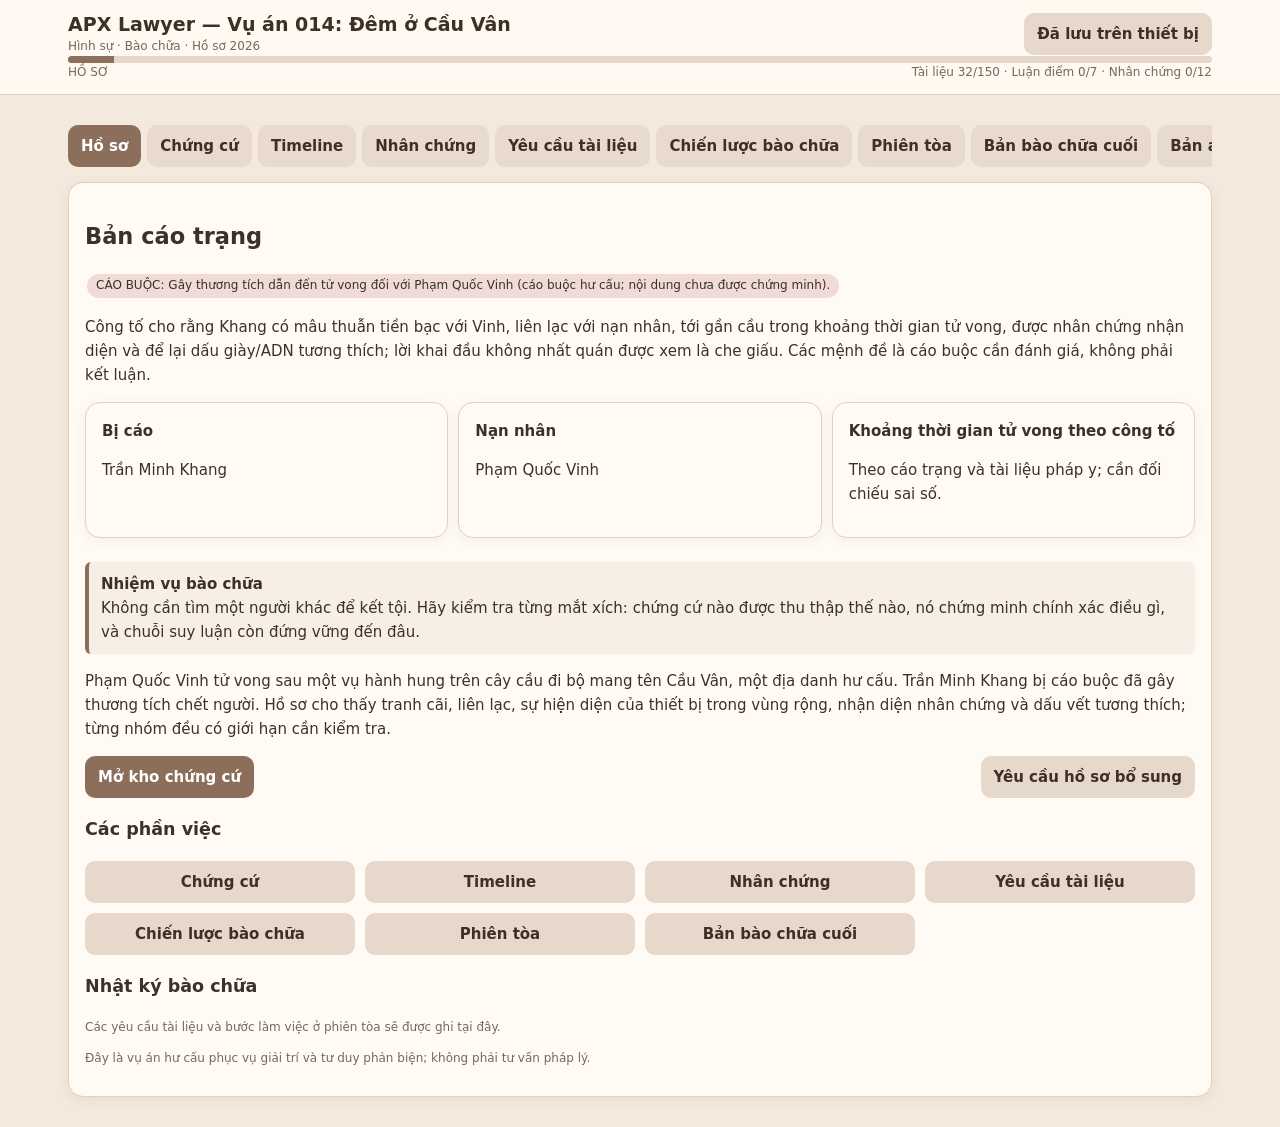
<file: js/cases/case_014.html>
<!doctype html>
<html lang="vi">
<head>
<meta charset="utf-8">
<meta name="viewport" content="width=device-width,initial-scale=1">
<meta name="theme-color" content="#f3e9dc">
<title>APX Lawyer — Vụ án 014</title>
<style>
:root{--bg:#f3e9dc;--panel:#fffaf4;--ink:#3d3027;--muted:#77685c;--accent:#8b6f5a;--line:#dfd0c1;--good:#4e7757;--warn:#8b693e;--bad:#9a4f45}
*{box-sizing:border-box}body{margin:0;background:var(--bg);color:var(--ink);font:15px/1.6 system-ui,-apple-system,"Segoe UI",sans-serif}button,input,select,textarea{font:inherit}button{border:0;border-radius:10px;padding:9px 13px;background:var(--accent);color:#fff;font-weight:700;cursor:pointer}button.secondary{background:#e6d8ca;color:var(--ink)}button:disabled{opacity:.5;cursor:not-allowed}header{position:sticky;top:0;z-index:4;background:#fffaf4ed;border-bottom:1px solid var(--line);backdrop-filter:blur(8px)}.top{max-width:1180px;margin:auto;padding:12px 18px}.topline,.row,.toolbar,.tabbar,.cardhead{display:flex;align-items:center;justify-content:space-between;gap:10px;flex-wrap:wrap}.top h1{font-size:19px;line-height:1.3;margin:0}.muted,.small{color:var(--muted)}.small{font-size:12px}.wrap{max-width:1180px;margin:auto;padding:18px}.tabs{display:flex;gap:6px;overflow:auto;margin:12px 0;padding-bottom:3px}.tab{background:#e8dbce;color:var(--ink);white-space:nowrap}.tab[aria-selected=true]{background:var(--accent);color:white}.panel,.card{background:var(--panel);border:1px solid var(--line);border-radius:15px;padding:16px;margin-bottom:12px;box-shadow:0 3px 12px #5c463310}.grid{display:grid;grid-template-columns:repeat(auto-fit,minmax(230px,1fr));gap:10px}.stack{display:grid;gap:9px}.badge{display:inline-block;border-radius:99px;padding:2px 9px;background:#eadfd4;font-size:12px;margin:2px}.badge.warn{background:#f3e3c9}.badge.good{background:#e1ecdf}.badge.bad{background:#f0dbd7}.callout{border-left:4px solid var(--accent);padding:10px 12px;background:#f7eee5;border-radius:6px;margin:12px 0}.field{display:grid;gap:5px;margin:9px 0}.field input,.field select,.field textarea,.search{width:100%;padding:9px 10px;border:1px solid var(--line);border-radius:9px;background:#fffdf9;color:var(--ink)}.field textarea{min-height:76px;resize:vertical}.search{max-width:420px}.doc{padding:12px;border:1px solid var(--line);border-radius:12px;background:#fffdf9}.doc h3{font-size:15px;margin:0 0 5px}.doc p{margin:6px 0}.evidence{border:1px solid var(--line);border-radius:12px;background:#fffdf9}.evidence summary{cursor:pointer;padding:10px 12px;font-weight:700}.evidence .body{padding:0 12px 12px}.evidence[hidden],.hidden{display:none!important}.timeline{border-left:2px solid var(--line);margin:8px 0 8px 8px;padding-left:15px}.event{position:relative;margin:0 0 12px}.event:before{content:"";position:absolute;width:8px;height:8px;border-radius:50%;background:var(--accent);left:-20px;top:7px}.event time{font-weight:800}.witness h3{margin:0}.progress{height:7px;background:#e5d8ca;border-radius:99px;overflow:hidden}.progress i{display:block;height:100%;background:var(--accent)}.note{font-size:13px;background:#f7eee5;padding:8px 10px;border-radius:9px}.checkrow{display:flex;gap:8px;align-items:flex-start;margin:6px 0}.checkrow input{margin-top:5px}#toast{position:fixed;right:15px;bottom:15px;z-index:10;max-width:340px;padding:12px 14px;background:#302923;color:white;border-radius:11px;display:none}.verdict{border-top:3px solid var(--accent);padding-top:15px}.verdict h2{line-height:1.3}.toolbar{margin:10px 0}@media(max-width:600px){.wrap{padding:12px}.top{padding:10px 12px}.panel,.card{padding:13px}.tabs{margin:8px 0}}
</style>
</head>
<body>
<header><div class="top"><div class="topline"><div><h1 id="caseTitle">APX Lawyer — Vụ án 014</h1><div class="small" id="caseSubtitle">Hồ sơ bào chữa hình sự</div></div><button class="secondary" type="button" id="saveStatus">Đã lưu trên thiết bị</button></div><div class="progress" aria-label="Tiến độ hồ sơ"><i id="progressBar"></i></div><div class="topline small"><span id="phaseLabel">ĐỌC CÁO TRẠNG</span><span id="caseMetrics"></span></div></div></header>
<main class="wrap">
<nav class="tabs" id="tabs" role="tablist" aria-label="Các phần hồ sơ"></nav>
<section id="app" aria-live="polite"></section>
</main>
<div id="toast" role="status" aria-live="polite"></div>
<script src="case_014_data.js"></script>
<script>
(function () {
"use strict";
var D = window.APX_CASE_014_DATA;
if (!D || !Array.isArray(D.evidence) || !Array.isArray(D.timeline)) {
  document.getElementById("app").innerHTML = "<section class='panel'><h2>Không tải được hồ sơ</h2><p>Không thể mở dữ liệu Vụ án 014. Hãy tải lại trang hoặc báo lỗi cho quản trị viên.</p></section>";
  console.error("Case 014 data bundle is missing or invalid.");
  return;
}
var storeKey = "apx_s14_defense_v1";
var tabs = [
  ["file","Hồ sơ"],["evidence","Chứng cứ"],["timeline","Timeline"],
  ["witnesses","Nhân chứng"],["requests","Yêu cầu tài liệu"],
  ["strategy","Chiến lược bào chữa"],["court","Phiên tòa"],["defense","Bản bào chữa cuối"],["judgment","Bản án"]
];
var issueTagsByStrategy = {time:"time",device:"location",location:"location",trace:"forensic",physical:"forensic",identity:"identity",statement:"witness",witness:"witness",chain:"chain",motive:"motive",alternative:"alternative",procedure:"procedure"};
var issues = (D.strategyCategories || []).map(function(item){return {id:item.id,title:item.title,question:item.question||item.objective||item.title};});
if(!issues.some(function(item){return item.id==="motive";}))issues.push({id:"motive",title:"Động cơ không thay thế chứng minh hành vi",question:"Tách mâu thuẫn và liên lạc khỏi chứng cứ về hành vi gây thương tích."});
function issueTags(e){if(Array.isArray(e.issues)&&e.issues.length)return e.issues;var tags=[];
  (D.strategyCategories||[]).forEach(function(item){if((item.evidenceIds||[]).indexOf(e.id)>=0&&issueTagsByStrategy[item.id])tags.push(issueTagsByStrategy[item.id]);});
  if(!tags.length){var category=String(e.category||"").toLowerCase();if(category.indexOf("legal")>=0)tags.push("procedure");else if(category.indexOf("call")>=0)tags.push("motive","time");else if(category.indexOf("physical")>=0)tags.push("forensic");else if(category.indexOf("camera")>=0)tags.push("time","location");else tags.push("witness","forensic");}
  e.issues=Array.from(new Set(tags));return e.issues;}
(D.evidence||[]).forEach(issueTags);
var courtPhases = D.courtPhases || [];
if(courtPhases.length<13){
  var courtTemplates=[
    ["opening","Công bố cáo trạng","Chọn vấn đề cần kiểm tra trước; chưa kết luận cáo buộc là sự thật.","procedure"],
    ["prosecution","Công tố trình bày chứng cứ","Tách nội dung tài liệu khỏi suy luận được rút ra từ tài liệu.","chain"],
    ["review","Luật sư kiểm tra chứng cứ","Xác định nguồn, cách lập và giới hạn chứng minh của tài liệu buộc tội.","chain"],
    ["witness","Thẩm vấn nhân chứng","Đối chiếu điều người làm chứng trực tiếp thấy với điều họ suy ra sau đó.","witness"],
    ["confrontation","Đối chất","Đặt lời khai cạnh mốc giờ, góc nhìn và tài liệu độc lập.","witness"],
    ["physical","Tranh luận chứng cứ vật chất","Tách tương thích mẫu khỏi thời điểm và cơ chế hình thành dấu vết.","forensic"],
    ["timeline","Tranh luận timeline","So sánh đồng hồ camera, điện thoại, máy chủ và sai số ước lượng.","time"],
    ["identification","Tranh luận nhận dạng","Kiểm tra điều kiện quan sát, thủ tục nhận dạng và ảnh hưởng thông tin.","identity"],
    ["motive","Tranh luận động cơ","Thừa nhận mâu thuẫn nếu có nhưng không coi động cơ là bằng chứng thực hiện hành vi.","motive"],
    ["prosecution","Luận tội","Kiểm tra mắt xích nào là sự kiện, mắt xích nào là suy luận tích lũy.","alternative"],
    ["defense","Bào chữa","Ghép các giới hạn đã được đối chiếu; không cần kết tội một người khác.","chain"],
    ["deliberation","Tòa nghị án","Cân nhắc chứng cứ buộc tội, nội dung phản biện và điều còn chưa được làm rõ.","procedure"],
    ["ruling","Tuyên án","Chọn kết cục phù hợp với chuỗi chứng cứ và giải thích lý do.","procedure"]
  ];
  courtPhases=courtTemplates.map(function(t,i){var base=(D.courtPhases||[])[Math.min(i,(D.courtPhases||[]).length-1)]||{};return {id:t[0],stage:t[1],title:t[1],prompt:base.task||t[2],issue:t[3],evidenceIds:base.evidenceIds||[]};});
}
var state = {
  tab:"file", unlocked: D.evidence.filter(function(e){return e.available;}).map(function(e){return e.id;}),
  requested:[], statements:[], strategies:{}, hypothesis:"", courtIndex:0, examination:{},
  final:{strongest:"",weakness:"",contradiction:"",gap:"",witness:"",presence:"",act:"",alternative:"",chain:""},
  submitted:false, judgment:null, openedEvidence:[], log:[]
};
var app=document.getElementById("app"), toastTimer;
function esc(v){return String(v==null?"":v).replace(/[&<>"']/g,function(c){return {"&":"&amp;","<":"&lt;",">":"&gt;",'"':"&quot;","'":"&#39;"}[c];});}
function notify(s){var t=document.getElementById("toast");t.textContent=s;t.style.display="block";clearTimeout(toastTimer);toastTimer=setTimeout(function(){t.style.display="none";},2500);}
function evidenceById(id){return D.evidence.find(function(e){return e.id===id;});}
function unlockedEvidence(){return D.evidence.filter(function(e){return state.unlocked.indexOf(e.id)>=0;});}
function save(){try{localStorage.setItem(storeKey,JSON.stringify(state));document.getElementById("saveStatus").textContent="Đã lưu trên thiết bị";}catch(e){console.error("Cannot save S14 progress.",e);document.getElementById("saveStatus").textContent="Chưa lưu được";}}
function load(){try{var raw=localStorage.getItem(storeKey);if(!raw)return;var s=JSON.parse(raw);if(!s||typeof s!=="object")throw new Error("Invalid save");
  if(Array.isArray(s.unlocked))state.unlocked=s.unlocked.filter(function(id){return !!evidenceById(id);});
  ["requested","statements","openedEvidence","log"].forEach(function(k){if(Array.isArray(s[k]))state[k]=s[k];});
  if(tabs.some(function(t){return t[0]===s.tab;}))state.tab=s.tab;
  if(s.strategies&&typeof s.strategies==="object")state.strategies=s.strategies;
  if(typeof s.hypothesis==="string")state.hypothesis=s.hypothesis;
  if(Number.isInteger(s.courtIndex))state.courtIndex=Math.max(0,Math.min(courtPhases.length,s.courtIndex));
  if(s.examination&&typeof s.examination==="object")state.examination=s.examination;
  if(s.final&&typeof s.final==="object")state.final=Object.assign(state.final,s.final);
  state.submitted=Boolean(s.submitted);state.judgment=s.judgment||null;
 }catch(e){console.error("Could not restore S14 progress.",e);notify("Tiến trình cũ bị lỗi; đã mở hồ sơ mới.");}}
function metrics(){var broken=Object.keys(state.strategies).filter(function(k){return state.strategies[k]&&state.strategies[k].support&&state.strategies[k].rebut;}).length;
  document.getElementById("caseMetrics").textContent="Tài liệu "+state.unlocked.length+"/"+D.evidence.length+" · Luận điểm "+broken+"/"+issues.length+" · Nhân chứng "+state.statements.length+"/"+D.witnesses.length;
  var ratio=(state.submitted?1:(state.courtIndex/courtPhases.length*.22+state.unlocked.length/D.evidence.length*.18+broken/issues.length*.25+state.statements.length/D.witnesses.length*.15));
  document.getElementById("progressBar").style.width=Math.round(Math.min(1,ratio)*100)+"%";
}
function renderTabs(){document.getElementById("tabs").innerHTML=tabs.map(function(t){return "<button class='tab' role='tab' aria-selected='"+(state.tab===t[0])+"' data-tab='"+t[0]+"'>"+esc(t[1])+"</button>";}).join("");}
function getOptions(selected){return "<option value=''>Chọn tài liệu đã mở</option>"+unlockedEvidence().map(function(e){return "<option value='"+esc(e.id)+"'"+(selected===e.id?" selected":"")+">"+esc(e.id+" — "+e.title)+"</option>";}).join("");}
function panel(title,content,sub){return "<section class='panel'><div class='cardhead'><h2>"+esc(title)+"</h2>"+(sub||"")+"</div>"+content+"</section>";}
function renderFile(){var f=D.facts, accused=typeof f.accused==="string"?f.accused:f.accused&&f.accused.name||"Chưa ghi";var victim=typeof f.victim==="string"?f.victim:f.victim&&f.victim.name||"Chưa ghi";
  return panel("Bản cáo trạng", "<p class='badge bad'>CÁO BUỘC: "+esc(f.charge||"Hành vi gây thương tích dẫn đến tử vong")+"</p><p>"+esc(f.indictment)+"</p>"+
  "<div class='grid'><div class='card'><b>Bị cáo</b><p>"+esc(accused)+"</p></div><div class='card'><b>Nạn nhân</b><p>"+esc(victim)+"</p></div><div class='card'><b>Khoảng thời gian tử vong theo công tố</b><p>"+esc(f.prosecutionWindow||"Theo cáo trạng và tài liệu pháp y; cần đối chiếu sai số.")+"</p></div></div>"+
  "<div class='callout'><b>Nhiệm vụ bào chữa</b><br>Không cần tìm một người khác để kết tội. Hãy kiểm tra từng mắt xích: chứng cứ nào được thu thập thế nào, nó chứng minh chính xác điều gì, và chuỗi suy luận còn đứng vững đến đâu.</div>"+
  "<p>"+esc(f.caseSummary||f.summary||"")+"</p><div class='toolbar'><button data-tab='evidence'>Mở kho chứng cứ</button><button class='secondary' data-tab='requests'>Yêu cầu hồ sơ bổ sung</button></div>"+
  "<h3>Các phần việc</h3><div class='grid'>"+tabs.slice(1,8).map(function(t){return "<button class='secondary' data-tab='"+t[0]+"'>"+esc(t[1])+"</button>";}).join("")+"</div>"+
  "<h3>Nhật ký bào chữa</h3>"+(state.log.length?"<ol>"+state.log.map(function(line){return "<li>"+esc(line)+"</li>";}).join("")+"</ol>":"<p class='small'>Các yêu cầu tài liệu và bước làm việc ở phiên tòa sẽ được ghi tại đây.</p>")+
  "<p class='small'>Đây là vụ án hư cấu phục vụ giải trí và tư duy phản biện; không phải tư vấn pháp lý.</p>");}
function renderEvidence(){var list=unlockedEvidence(), term=(document.getElementById("evidenceSearch")||{}).value||"", cat=(document.getElementById("evidenceCategory")||{}).value||"";
  term=term.toLocaleLowerCase("vi-VN");var categories=Array.from(new Set(D.evidence.map(function(e){return e.category;})));
  var filtered=list.filter(function(e){return (!cat||e.category===cat)&&(!term||(e.id+" "+e.title+" "+e.content+" "+e.source).toLocaleLowerCase("vi-VN").includes(term));});
  return panel("Kho chứng cứ","<div class='toolbar'><input class='search' id='evidenceSearch' type='search' placeholder='Tìm mã, tên, nguồn, nội dung' value='"+esc((document.getElementById("evidenceSearch")||{}).value||"")+"'><select class='search' id='evidenceCategory'><option value=''>Mọi nhóm đã mở</option>"+categories.map(function(c){return "<option"+(cat===c?" selected":"")+">"+esc(c)+"</option>";}).join("")+"</select></div><p class='small'>Đọc giới hạn chứng minh, nguồn, độ tin cậy và liên kết. Tài liệu chưa được nhận sẽ mở dần qua Yêu cầu tài liệu.</p>"+
  "<div class='stack'>"+(filtered.length?filtered.map(function(e){var open=state.openedEvidence.indexOf(e.id)>=0;return "<details class='evidence' data-evidence='"+esc(e.id)+"'"+(open?" open":"")+"><summary>"+esc(e.id+" — "+e.title)+" <span class='badge'>"+esc(e.category)+"</span></summary><div class='body'><p><b>Thời gian:</b> "+esc(e.time)+"<br><b>Nguồn:</b> "+esc(e.source)+"</p><p>"+esc(e.content)+"</p><p><b>Chứng minh được:</b> "+esc(e.proves)+"</p><p><b>Không chứng minh được:</b> "+esc(e.doesNotProve)+"</p><p><b>Độ tin cậy:</b> "+esc(e.reliability)+"</p><p><b>Liên kết:</b> "+esc((e.links||[]).join(", ")||"Chưa có liên kết trực tiếp")+"</p>"+(e.contradiction?"<p><b>Điểm cần đối chiếu:</b> "+esc(e.contradiction)+"</p>":"")+"<p class='small'>Góc phân tích: "+esc((e.issues||[]).join(", "))+"</p></div></details>";}).join(""):"<div class='callout'>Không có tài liệu khớp bộ lọc. Có thể tài liệu chưa được yêu cầu mở.</div>")+"</div>");}
function renderTimeline(){var ordered=D.timeline.slice();
  return panel("Timeline đối chiếu", "<p>Mốc giờ từ camera, điện thoại, máy chủ và lời khai có thể dùng đồng hồ khác nhau. Đọc nguồn và sai số trước khi ghép sự kiện thành một trình tự.</p><div class='timeline'>"+ordered.map(function(e){return "<article class='event'><time>"+esc(e.time)+"</time> <span class='badge'>"+esc(e.type||e.sourceType||"Hồ sơ")+"</span><div>"+esc(e.description)+"</div><div class='small'>Nguồn: "+esc(e.source)+" · Sai số/độ bất định: "+esc(e.uncertainty||e.clockOffset||"Chưa xác định")+" · Liên kết: "+esc((e.links||[]).join(", "))+"</div></article>";}).join("")+"</div>");}
function renderWitnesses(){return panel("Nhân chứng và người liên quan","<p>Đọc lời khai ban đầu và bổ sung như những dữ liệu cần kiểm chứng. Sai khác trong lời khai không tự động đồng nghĩa với cố ý nói dối.</p><div class='stack'>"+D.witnesses.map(function(w){var seen=state.statements.indexOf(w.id)>=0;var statements=w.statements||[].concat(w.initialStatements||[],w.supplementalStatements||[]);return "<details class='evidence witness' data-witness='"+esc(w.id)+"'><summary><b>"+esc(w.name)+"</b> · "+esc(w.role)+" <span class='badge"+(seen?" good":"")+"'>"+(seen?"Đã đọc":"Chưa đọc")+"</span></summary><div class='body'><p><b>Điều thực sự biết:</b> "+esc(w.knows||w.trulyKnows)+"</p><p><b>Điều họ tưởng mình biết:</b> "+esc(w.assumes||w.thinksKnows)+"</p><p><b>Động cơ nhầm lẫn/che giấu:</b> "+esc(w.motive||w.motiveToLieOrMisremember)+"</p><p><b>Có thể kiểm chứng bằng:</b> "+esc(w.verifiable||w.verifiableInfo)+"</p><p><b>Mâu thuẫn cần đối chiếu:</b> "+esc(w.contradiction)+"</p><h4>Lời khai ban đầu</h4>"+statements.slice(0,2).map(function(s){return "<blockquote>"+esc(s)+"</blockquote>";}).join("")+"<h4>Lời khai bổ sung</h4>"+statements.slice(2).map(function(s){return "<blockquote>"+esc(s)+"</blockquote>";}).join("")+"<button data-action='read-witness' data-witness-id='"+esc(w.id)+"'"+(seen?" disabled":"")+">"+(seen?"Đã ghi nhận":"Ghi nhận nội dung đã đọc")+"</button></div></details>";}).join("")+"</div>");}
function renderRequests(){var categories=Array.from(new Set(D.evidence.map(function(e){return e.category;})));
  var requests=categories.map(function(c){var available=D.evidence.filter(function(e){return e.category===c&&state.unlocked.indexOf(e.id)<0;}).length;var asked=state.requested.indexOf(c)>=0;return "<article class='doc'><h3>"+esc(c)+"</h3><p>"+available+" tài liệu đang cần yêu cầu mở.</p><button data-action='request-category' data-category='"+esc(c)+"'"+(!available?" disabled":"" )+">"+(!available?"Đã nhận đủ":asked?"Yêu cầu bổ sung":"Gửi yêu cầu tài liệu")+"</button></article>";}).join("");
  var docs=(D.legalDocs||[]).map(function(d){var evidenceIds=d.evidenceIds||[d.evidenceId].filter(Boolean);var isOpen=evidenceIds.some(function(id){return state.unlocked.indexOf(id)>=0;});return "<div class='doc'><h3>"+esc(d.title)+"</h3><p>"+esc(d.description||d.summary)+"</p><p class='small'>Liên kết: "+esc(evidenceIds.join(", "))+"</p>"+(isOpen?"<span class='badge good'>Đã nhận</span>":"<span class='badge'>Chưa nhận</span>")+"</div>";}).join("");
  return panel("Yêu cầu tài liệu bổ sung","<p>Yêu cầu được ghi vào nhật ký bào chữa. Không phải cứ tài liệu bất lợi cho công tố là có lợi cho bị cáo; hãy kiểm tra cả nguồn và giới hạn.</p><div class='grid'>"+requests+"</div><h3>Danh mục tài liệu thủ tục</h3><div class='grid'>"+docs+"</div>");}
function renderStrategy(){var ids=unlockedEvidence();
  return panel("Bảng chiến lược bào chữa","<p>Mỗi hàng cần chứng cứ ủng hộ, chứng cứ bất lợi/kiểm tra chéo, mức chắc chắn và một điểm yếu. Ghi nhận chiến lược, không bật nhãn đúng/sai.</p><div class='stack'>"+issues.map(function(it){var s=state.strategies[it.id]||{};return "<article class='doc' data-strategy='"+esc(it.id)+"'><h3>"+esc(it.title)+"</h3><p>"+esc(it.question)+"</p><div class='grid'><label class='field'>Chứng cứ hỗ trợ<select data-field='support'>"+getOptions(s.support)+"</select></label><label class='field'>Chứng cứ phản bác/đối chiếu<select data-field='rebut'>"+getOptions(s.rebut)+"</select></label></div><div class='grid'><label class='field'>Mức chắc chắn<select data-field='confidence'><option value=''>Chọn mức</option>"+[1,2,3,4,5].map(function(n){return "<option value='"+n+"'"+(Number(s.confidence)===n?" selected":"")+">"+n+"/5</option>";}).join("")+"</select></label><label class='field'>Điểm yếu của lập luận<input data-field='weakness' value='"+esc(s.weakness||"")+"' placeholder='Nêu điều còn thiếu hoặc cách công tố phản bác'></label></div><button data-action='save-strategy' data-strategy-id='"+esc(it.id)+"'>Ghi vào chiến lược</button> <span class='small'>"+(s.saved?"Đã ghi nhận; có thể chỉnh sửa.":"Chưa ghi nhận.")+"</span></article>";}).join("")+"</div><div class='field'><label for='hypothesis'>Giả thuyết thay thế đang xem xét</label><select id='hypothesis'><option value=''>Chọn một giả thuyết cần kiểm tra</option>"+D.hypotheses.map(function(h){return "<option value='"+esc(h.id)+"'"+(state.hypothesis===h.id?" selected":"")+">"+esc(h.title)+"</option>";}).join("")+"</select></div>"+(state.hypothesis?hypothesisBlock(state.hypothesis):"")+"<button data-action='save-hypothesis'>Ghi nhận giả thuyết</button>");}
function hypothesisBlock(id){var h=D.hypotheses.find(function(x){return x.id===id;});return h?"<div class='note'><b>Điều ủng hộ:</b> "+esc(h.supports||(h.basis||[]).join("; "))+"<br><b>Điều chưa giải thích:</b> "+esc(h.gaps||h.limitation)+"<br><b>Kiểm chứng cần thiết:</b> "+esc(h.test||"Đối chiếu với tài liệu liên kết; giả thuyết chưa phải kết luận.")+"</div>":"";}
function renderCourt(){var phases=courtPhases;var p=phases[state.courtIndex];
  if(!p)return panel("Phiên tòa đã kết thúc","<p>Hoàn tất bản bào chữa cuối để đề nghị Hội đồng xét xử đưa ra quyết định.</p><button data-tab='defense'>Hoàn thiện bản bào chữa</button>");
  var options=unlockedEvidence().filter(function(e){return !p.issue||issueTags(e).indexOf(p.issue)>=0;});
  var linkedStrategy={location:"device",forensic:"trace",witness:"statement",procedure:"chain"};
  var priorStrategy=p.issue&&(state.strategies[p.issue]||state.strategies[linkedStrategy[p.issue]]);
  var followUp=priorStrategy&&priorStrategy.saved?"<div class='callout'>Từ luận điểm đã lập trước đó, hãy kiểm tra "+esc(priorStrategy.support)+" và đối chiếu với "+esc(priorStrategy.rebut)+". Ghi lại câu hỏi mới dựa trên chính các tài liệu này.</div>":"";
  return panel("Phiên tòa — "+(state.courtIndex+1)+"/"+phases.length, "<p class='badge'>"+esc(p.stage||p.title)+"</p><h3>"+esc(p.title)+"</h3><p>"+esc(p.prompt||p.task)+"</p>"+followUp+
    "<div class='field'><label for='courtWitness'>Nhân chứng/nguồn cần hỏi</label><select id='courtWitness'><option value=''>Chọn người hoặc nguồn</option>"+D.witnesses.map(function(w){return "<option value='"+esc(w.id)+"'>"+esc(w.name+" — "+w.role)+"</option>";}).join("")+"</select></div>"+
    "<div class='field'><label for='courtEvidence'>Tài liệu đưa ra đối chất</label><select id='courtEvidence'>"+options.map(function(e){return "<option value='"+esc(e.id)+"'>"+esc(e.id+" — "+e.title)+"</option>";}).join("")+"</select></div>"+
    "<div class='field'><label for='courtQuestion'>Câu hỏi/điểm cần làm rõ</label><textarea id='courtQuestion' placeholder='Nêu chính xác điều cần xác minh, không khẳng định vượt quá chứng cứ.'>"+esc(state.examination[state.courtIndex]&&state.examination[state.courtIndex].question||"")+"</textarea></div>"+
    "<button data-action='advance-court'>Ghi vào biên bản và tiếp tục</button><p class='small'>Biên bản giữ lại nội dung lựa chọn để giải thích trong bản án.</p>");
}
function renderDefense(){var f=state.final, opt=getOptions;
  var fields=[["strongest","Chứng cứ buộc tội mạnh nhất"],["weakness","Điểm yếu của chứng cứ đó"],["contradiction","Chứng cứ mâu thuẫn đã kiểm chứng"],["gap","Khoảng thời gian/ mắt xích chưa được chứng minh"],["witness","Nhân chứng có nhận dạng hoặc hồi ức chưa chắc chắn"],["presence","Chứng cứ chỉ chứng minh sự hiện diện"],["act","Vì sao chưa chứng minh được hành vi"],["alternative","Giả thuyết thay thế hợp lý"],["chain","Vì sao chuỗi suy luận chưa đủ"]];
  return panel("Bản bào chữa cuối", "<p>Hoàn thiện lập luận bằng tài liệu cụ thể. Kết quả xét xử đánh giá từng mắt xích và độ nhất quán, không cộng điểm tổng để quyết định.</p><div class='grid'>"+fields.map(function(row){var isHyp=row[0]==="alternative";return "<label class='field'>"+esc(row[1])+(isHyp?"<select data-final='"+row[0]+"'><option value=''>Chọn giả thuyết</option>"+D.hypotheses.map(function(h){return "<option value='"+esc(h.id)+"'"+(f[row[0]]===h.id?" selected":"")+">"+esc(h.title)+"</option>";}).join("")+"</select>":"<select data-final='"+row[0]+"'>"+opt(f[row[0]])+"</select>")+"</label>";}).join("")+"</div>"+
    "<div class='field'><label for='finalNarrative'>Lập luận tổng hợp của luật sư</label><textarea id='finalNarrative' placeholder='Trình bày chuỗi lập luận: sự kiện được chứng minh, giới hạn, mâu thuẫn, khoảng trống và kết luận đề nghị.'>"+esc(f.narrative||"")+"</textarea></div>"+
    "<button data-action='submit-defense'"+(state.submitted?" disabled":"")+">"+(state.submitted?"Đã nộp bản bào chữa":"Nộp bản bào chữa cho Tòa")+"</button>"+(state.submitted?" <button class='secondary' data-tab='judgment'>Xem bản án</button>":"")); }
function renderJudgment(){if(!state.judgment)return panel("Chưa tuyên án","<p>Hoàn thành phiên tòa, sau đó nộp bản bào chữa cuối. Bản án sẽ giải thích cụ thể nhận định về tài liệu, lời khai, timeline và hành vi.</p><button data-tab='court'>Tiếp tục phiên tòa</button> <button class='secondary' data-tab='defense'>Mở bản bào chữa cuối</button>");
  var j=state.judgment, accused=typeof D.facts.accused==="string"?D.facts.accused:D.facts.accused&&D.facts.accused.name||"Chưa ghi";var victim=typeof D.facts.victim==="string"?D.facts.victim:D.facts.victim&&D.facts.victim.name||"Chưa ghi";
  return panel("Bản án của Tòa", "<div class='verdict'><p class='small'>TÒA ÁN NHÂN DÂN KHU VỰC VÂN HÒA<br>BẢN ÁN HÌNH SỰ SƠ THẨM SỐ 14/2026/HS-ST</p><h2>"+esc(j.title)+"</h2><p><b>Bị cáo:</b> "+esc(accused)+"</p><p><b>Nạn nhân:</b> "+esc(victim)+"</p><h3>Nội dung vụ án</h3><p>"+esc(D.facts.indictment)+"</p><h3>Nhận định của Hội đồng xét xử</h3>"+(j.findings||[]).map(function(x){return "<p>"+esc(x)+"</p>";}).join("")+"<h3>Lập luận cuối của luật sư</h3><p>"+esc(j.defenseText||"Không có lập luận cuối được ghi.")+"</p><h3>Về chứng cứ và lời khai</h3>"+(j.evidenceFindings||[]).map(function(x){return "<p>"+esc(x)+"</p>";}).join("")+"<h3>Về thời gian, hành vi và trách nhiệm hình sự</h3><p>"+esc(j.responsibility)+"</p><h3>QUYẾT ĐỊNH</h3><p><b>"+esc(j.disposition)+"</b></p><p>"+esc(j.rationale)+"</p><p class='small'>Bản án hư cấu, tự động tạo theo hồ sơ người chơi; không phải tư vấn pháp lý.</p></div><div class='toolbar'><button class='secondary' data-action='review'>XEM LẠI HỒ SƠ</button><button data-action='replay'>CHƠI LẠI S14</button></div>");}
function render(){document.getElementById("caseTitle").textContent="APX Lawyer — Vụ án 014: "+(D.facts.caseTitle||D.facts.title||"Hồ sơ hình sự");
  document.getElementById("caseSubtitle").textContent="Hình sự · Bào chữa · Hồ sơ "+(D.facts.year||"2026");
  document.getElementById("phaseLabel").textContent=(tabs.find(function(t){return t[0]===state.tab;})||tabs[0])[1].toLocaleUpperCase("vi-VN");
  renderTabs();metrics();
  var fn={file:renderFile,evidence:renderEvidence,timeline:renderTimeline,witnesses:renderWitnesses,requests:renderRequests,strategy:renderStrategy,court:renderCourt,defense:renderDefense,judgment:renderJudgment}[state.tab];
  app.innerHTML=fn();
  if(state.tab==="evidence"){var s=document.getElementById("evidenceSearch");if(s){s.focus();s.setSelectionRange(s.value.length,s.value.length);}}
  save();
}
function setTab(t){if(tabs.some(function(x){return x[0]===t;})){state.tab=t;save();render();window.scrollTo({top:0,behavior:"smooth"});}}
function requestCategory(cat){var locked=D.evidence.filter(function(e){return e.category===cat&&state.unlocked.indexOf(e.id)<0;});
  if(!locked.length)return notify("Đã nhận đủ tài liệu thuộc nhóm này.");
  state.unlocked=state.unlocked.concat(locked.map(function(e){return e.id;}));state.requested.push(cat);state.log.push("Đã yêu cầu và nhận "+locked.length+" tài liệu: "+cat+".");render();notify("Đã ghi nhận yêu cầu tài liệu.");}
function saveStrategy(button){var card=button.closest("[data-strategy]"),id=card.dataset.strategyId||card.dataset.strategy,fields={};card.querySelectorAll("[data-field]").forEach(function(el){fields[el.dataset.field]=el.value.trim();});
  if(!fields.support||!fields.rebut||!fields.confidence||!fields.weakness){notify("Hãy ghi cả hai phía chứng cứ, mức chắc chắn và điểm yếu.");return;}
  fields.saved=true;state.strategies[id]=fields;state.log.push("Đã ghi chiến lược: "+(issues.find(function(i){return i.id===id;})||{}).title);render();notify("Lập luận đã được ghi vào chiến lược bào chữa.");}
function readWitness(id){if(state.statements.indexOf(id)<0)state.statements.push(id);var w=D.witnesses.find(function(x){return x.id===id;});if(w)(w.evidenceIds||[]).forEach(function(e){if(evidenceById(e)&&state.unlocked.indexOf(e)<0)state.unlocked.push(e);});save();render();notify("Nội dung đã được ghi vào hồ sơ.");}
function advanceCourt(){var p=courtPhases[state.courtIndex], witness=document.getElementById("courtWitness").value, evidence=document.getElementById("courtEvidence").value, question=document.getElementById("courtQuestion").value.trim();
  if(!evidence||!question){notify("Chọn tài liệu và ghi điểm cần làm rõ trước khi tiếp tục.");return;}
  state.examination[state.courtIndex]={phase:p.id,witness:witness,evidence:evidence,question:question};
  if(witness&&state.statements.indexOf(witness)<0)readWitness(witness);
  state.log.push("Phiên tòa: "+p.title+"; đối chiếu "+evidence+(witness?"; hỏi "+witness:"")+".");
  state.courtIndex+=1;save();render();notify("Nội dung đã được ghi vào biên bản phiên tòa.");}
function issueAssessment(){var completed=Object.keys(state.strategies).filter(function(k){var s=state.strategies[k],support=evidenceById(s&&s.support),rebut=evidenceById(s&&s.rebut);return s&&s.saved&&support&&rebut&&s.support!==s.rebut&&support.source!==rebut.source&&support.issues.some(function(tag){return rebut.issues.indexOf(tag)>=0;})&&s.weakness.trim().length>=12;});
  var anchors={};completed.forEach(function(k){var s=state.strategies[k];var a=evidenceById(s.support),b=evidenceById(s.rebut);if(a&&b){(a.issues||[]).concat(b.issues||[]).forEach(function(i){anchors[i]=true;});}});
  var crossChecked=Object.keys(state.examination).filter(function(k){var x=state.examination[k];return x&&x.evidence&&x.question.length>=12;}).length;
  var unsupported=completed.filter(function(k){var s=state.strategies[k];return Number(s.confidence)>=4&&s.weakness.trim().length<24;}).length;
  return {completed:completed,anchors:anchors,crossChecked:crossChecked,unsupported:unsupported,
    strong:completed.length>=6&&["time","identity","forensic","witness","chain"].filter(function(x){return anchors[x];}).length>=4&&crossChecked>=7&&state.hypothesis!==""&&state.final.narrative.trim().length>=180,
    moderate:completed.length>=3&&crossChecked>=4&&state.final.narrative.trim().length>=90};}
function makeJudgment(){var a=issueAssessment(),f=state.final,selected=[f.strongest,f.weakness,f.contradiction,f.gap,f.witness,f.presence,f.act,f.chain].map(evidenceById).filter(Boolean);
  var evidenceFindings=[];
  var perIssue={};selected.forEach(function(e){(e.issues||[]).forEach(function(k){perIssue[k]=(perIssue[k]||0)+1;});});
  Object.keys(perIssue).forEach(function(k){evidenceFindings.push("Đối với vấn đề "+k+", Tòa đã xem xét "+perIssue[k]+" tài liệu do luật sư viện dẫn. Giá trị của từng tài liệu được giới hạn ở nội dung, nguồn và điều kiện thu thập thể hiện trong hồ sơ.");});
  selected.forEach(function(e){evidenceFindings.push(e.id+" — "+e.title+" ("+e.reliability+"): "+e.proves+" Giới hạn: "+e.doesNotProve);});
  if(!evidenceFindings.length)evidenceFindings.push("Bản bào chữa không chỉ rõ đủ tài liệu cụ thể để Tòa kiểm tra độc lập từng nhận định.");
  Object.keys(state.examination).forEach(function(index){var x=state.examination[index],p=courtPhases[Number(index)];if(p&&x&&x.evidence){var cited=evidenceById(x.evidence);if(cited)evidenceFindings.push("Tại phần "+p.title+", luật sư dùng "+cited.id+" — "+cited.title+" để yêu cầu làm rõ: "+x.question);}});
  var outcomes=D.outcomes||[],findOutcome=function(id){return outcomes.find(function(x){return x.id===id;});},outcome;
  if(a.strong&&a.unsupported===0)outcome=findOutcome("O1");
  else if(a.moderate&&a.completed.length>=5&&a.anchors.identity&&a.anchors.forensic)outcome=findOutcome("O5");
  else if(a.completed.length>=3&&a.crossChecked>=4&&a.anchors.forensic&&!a.anchors.time&&state.requested.some(function(c){return /physical|vật chất/i.test(c);}))outcome=findOutcome("O4");
  else if(a.completed.length>=3&&a.crossChecked>=4&&(!a.anchors.time||!a.anchors.chain||a.anchors.procedure))outcome=findOutcome("O3");
  else if(a.completed.length>=2&&a.anchors.identity&&a.anchors.forensic)outcome=findOutcome("O2");
  else if(a.completed.length<2||a.unsupported>=2||f.narrative.trim().length<40)outcome={id:"serious-failure",title:"BÀO CHỮA THẤT BẠI NGHIÊM TRỌNG",result:"Nhánh kết thúc bất lợi do lập luận không được nâng đỡ đầy đủ.",rationale:"Bản bào chữa bỏ sót các mắt xích trọng yếu, khẳng định vượt quá tài liệu hoặc không giải thích các mâu thuẫn do chính mình tạo ra. Tòa vẫn phải đánh giá từng chứng cứ, nhưng chiến lược này không làm suy giảm đáng kể sức nặng của chuỗi buộc tội.",findings:["Tòa không chấp nhận kết luận thay cho chứng cứ. Các lập luận thiếu trích dẫn, không nêu giới hạn hoặc mâu thuẫn với hồ sơ không đủ sức làm thay đổi nhận định."],responsibility:"Các chứng cứ còn lại được xem xét theo giá trị riêng; việc bào chữa không đạt yêu cầu không tự nó chứng minh tội phạm."};
  else outcome=findOutcome("O6");
  if(!outcome)outcome=findOutcome("O1")||outcomes[0]||{id:"unavailable",title:"Chưa xác định",result:""};
  var strategyTitles=a.completed.map(function(k){return (issues.find(function(x){return x.id===k;})||{}).title||k;});
  var acceptedTopics=a.completed.map(function(k){return (issues.find(function(x){return x.id===k;})||{}).title||k;});
  var consideredTopics=issues.filter(function(x){return a.completed.indexOf(x.id)<0;}).map(function(x){return x.title;});
  var findings=[
    "Hội đồng xét xử phân biệt sự hiện diện gần khu vực, quan hệ với nạn nhân và việc thực hiện hành vi. Không yếu tố riêng lẻ nào được coi tự động chứng minh yếu tố còn lại.",
    "Chiến lược bào chữa được ghi nhận ở "+a.completed.length+"/7 vấn đề: "+(strategyTitles.join("; ")||"chưa có luận điểm hoàn chỉnh")+".",
    "Các lập luận có cặp tài liệu khác nguồn và giới hạn nêu rõ được Hội đồng xét xử xem xét: "+(acceptedTopics.join("; ")||"chưa có lập luận được kiểm chứng chéo")+". Các hướng chưa được nâng đỡ đủ bằng tài liệu: "+(consideredTopics.join("; ")||"không có")+".",
    "Biên bản phiên tòa ghi nhận "+a.crossChecked+" lượt đối chiếu có câu hỏi và tài liệu cụ thể. Số lượt không thay thế chất lượng nội dung.",
    "Người chơi đã mở "+state.unlocked.length+"/"+D.evidence.length+" chứng cứ; việc chưa xem một tài liệu không tự chứng minh nội dung của tài liệu đó."
  ];
  if(state.statements.length)findings.push("Luật sư đã đọc lời khai của "+state.statements.length+"/"+D.witnesses.length+" người. Mâu thuẫn lời khai cần được phân biệt với sai số trí nhớ, góc nhìn và ảnh hưởng từ cách lấy lời khai.");
  if(state.hypothesis){var h=D.hypotheses.find(function(x){return x.id===state.hypothesis;});if(h)findings.push("Giả thuyết thay thế được ghi nhận: "+h.title+". Đây là hướng cần kiểm tra, không phải kết luận về một người khác.");}
  return {id:outcome.id,title:outcome.title,disposition:outcome.disposition||outcome.result,defenseText:f.narrative,
    findings:findings.concat(outcome.findings||[outcome.rationale||"Tòa đánh giá riêng từng chứng cứ và lời khai; không suy từ một tình tiết đơn lẻ sang kết luận về hành vi."]),
    evidenceFindings:evidenceFindings,
    responsibility:outcome.responsibility||outcome.result,rationale:outcome.rationale,
    metrics:{issues:a.completed.length,anchors:Object.keys(a.anchors),crossChecked:a.crossChecked,examinedWitnesses:state.statements.length}};
}
function submitDefense(){if(state.courtIndex<courtPhases.length){notify("Hoàn tất các phần phiên tòa trước khi nộp.");return;}
  var required=["strongest","weakness","contradiction","gap","witness","presence","act","alternative","chain"];
  var missing=required.filter(function(k){return !state.final[k];});
  if(missing.length||!state.final.narrative||state.final.narrative.trim().length<40){notify("Hoàn thành các mục của bản bào chữa cuối bằng tài liệu cụ thể.");return;}
  state.submitted=true;state.judgment=makeJudgment();state.tab="judgment";state.log.push("Đã nộp bản bào chữa; Tòa ban hành bản án "+state.judgment.id+".");save();render();}
function replay(){try{localStorage.removeItem(storeKey);}catch(e){console.error("Could not remove S14 save.",e);notify("Không thể xóa tiến trình đã lưu.");return;}window.location.reload();}
document.addEventListener("click",function(ev){var t=ev.target.closest("[data-tab]");if(t){setTab(t.dataset.tab);return;}
  var b=ev.target.closest("[data-action]");if(!b)return;
  if(b.dataset.action==="request-category")return requestCategory(b.dataset.category);
  if(b.dataset.action==="save-strategy")return saveStrategy(b);
  if(b.dataset.action==="read-witness")return readWitness(b.dataset.witnessId);
  if(b.dataset.action==="advance-court")return advanceCourt();
  if(b.dataset.action==="save-hypothesis"){state.hypothesis=document.getElementById("hypothesis").value;state.log.push("Đã ghi nhận giả thuyết thay thế để kiểm tra.");save();render();return notify("Giả thuyết đã được ghi vào hồ sơ.");}
  if(b.dataset.action==="submit-defense")return submitDefense();
  if(b.dataset.action==="review"){state.tab="file";save();render();return;}
  if(b.dataset.action==="replay")return replay();
});
document.addEventListener("change",function(ev){if(ev.target.matches("[data-final]")){state.final[ev.target.dataset.final]=ev.target.value;save();}
  if(ev.target.id==="hypothesis"){state.hypothesis=ev.target.value;save();}
  if(ev.target.id==="evidenceCategory")render();
});
document.addEventListener("input",function(ev){if(ev.target.id==="evidenceSearch"){var value=ev.target.value;render();var s=document.getElementById("evidenceSearch");s.value=value;s.focus();}if(ev.target.id==="finalNarrative"){state.final.narrative=ev.target.value;save();}});
document.addEventListener("toggle",function(ev){if(ev.target.matches("details[data-evidence]")&&ev.target.open){var id=ev.target.dataset.evidence;if(state.openedEvidence.indexOf(id)<0)state.openedEvidence.push(id);save();}},true);
load();render();
})();
</script>
</body>
</html>
</file>
<file: css/style.css>
/* =========================================================
   APX BUSINESS WORLD — GIAO DIỆN NỀN
   File này tạo bố cục chính, thanh bên và thanh thông tin.
   ========================================================= */

/* 1. Bảng màu dùng chung */
:root {
  color-scheme: dark;

  --apx-bg: #08111a;
  --apx-bg-soft: #0b1620;
  --apx-sidebar: #09131c;
  --apx-panel: #101d27;
  --apx-panel-light: #152630;

  --apx-line: rgba(202, 219, 216, .12);
  --apx-line-strong: rgba(202, 219, 216, .2);

  --apx-text: #eeeadd;
  --apx-text-soft: #b9c4c0;
  --apx-muted: #91a09f;
  --apx-muted-dark: #687a7d;

  --apx-gold: #d8bd79;
  --apx-gold-bright: #ecd89e;
  --apx-teal: #74c9bd;
  --apx-green: #81cf9c;
  --apx-red: #ee827d;

  --apx-sidebar-width: 246px;
  --apx-topbar-height: 84px;

  --apx-radius-small: 7px;
  --apx-radius-medium: 11px;
  --apx-radius-large: 15px;

  --apx-shadow-soft: 0 16px 40px rgba(0, 0, 0, .2);
}

.market-live-indicator {
  display: grid;
  grid-template-columns: repeat(2, minmax(0, 1fr));
  gap: 8px;
  margin-top: 12px;
}
.market-live-indicator > span {
  display: grid;
  gap: 4px;
  padding: 9px 10px;
  border: 1px solid var(--apx-line);
  border-radius: 8px;
  color: var(--apx-muted);
  font-size: 9px;
}
.market-live-indicator strong {
  color: var(--apx-text);
  font-size: 13px;
}
.market-live-impact {
  margin-bottom: 0;
  color: var(--apx-teal) !important;
  font-size: 10px !important;
}

.community-online-summary {
  display: grid;
  gap: 12px;
  margin-bottom: 14px;
  padding: 14px 16px;
  border: 1px solid var(--apx-line);
  border-radius: 12px;
  background: linear-gradient(145deg, rgba(116, 201, 189, .08), rgba(216, 189, 121, .05));
}

.community-online-summary-header {
  display: flex;
  align-items: center;
  justify-content: space-between;
  gap: 12px;
}

.community-online-summary-header strong {
  color: var(--apx-text);
  font-size: 14px;
}

.community-presence-warning {
  margin: -4px 0 0;
  color: var(--apx-gold-bright);
  font-size: 11px;
}

.community-online-list {
  display: flex;
  flex-wrap: wrap;
  gap: 8px;
}

.community-online-pill {
  display: inline-flex;
  align-items: center;
  padding: 5px 9px;
  border: 1px solid rgba(129, 207, 156, .32);
  border-radius: 999px;
  color: var(--apx-green);
  background: rgba(129, 207, 156, .08);
  font-size: 11px;
  font-weight: 600;
}

.community-online-pill.is-empty {
  border-color: var(--apx-line);
  color: var(--apx-muted);
  background: rgba(185, 196, 192, .05);
}

.community-player-main {
  display: flex;
  flex-direction: column;
  align-items: flex-start;
  gap: 5px;
}

.community-status-pill {
  display: inline-flex;
  align-items: center;
  gap: 6px;
  padding: 3px 7px;
  border-radius: 999px;
  font-size: 10px;
  font-weight: 700;
  letter-spacing: .04em;
  text-transform: uppercase;
}

.community-status-pill.is-online {
  background: rgba(129, 207, 156, .14);
  color: var(--apx-green);
  border: 1px solid rgba(129, 207, 156, .28);
}

.community-status-pill.is-offline {
  background: rgba(145, 160, 159, .08);
  color: var(--apx-muted);
  border: 1px solid rgba(145, 160, 159, .18);
}

.community-status-pill.is-unknown {
  background: rgba(216, 189, 121, .08);
  color: var(--apx-gold);
  border: 1px solid rgba(216, 189, 121, .2);
}

.community-status-dot {
  width: 7px;
  height: 7px;
  display: inline-block;
  border-radius: 50%;
  background: currentColor;
  box-shadow: 0 0 10px currentColor;
}

.apx-tutorial-card {
  width: min(350px, calc(100vw - 24px));
  max-height: min(70vh, 520px);
  overflow-y: auto;
  padding: 15px 16px 13px;
  border: 1px solid rgba(216, 189, 121, .48);
  border-radius: 14px;
  color: var(--apx-text);
  background: rgba(12, 24, 31, .96);
  box-shadow: 0 16px 45px rgba(0, 0, 0, .34), 0 0 25px rgba(216, 189, 121, .08);
  backdrop-filter: blur(16px);
}

#apxTutorialRoot {
  position: fixed;
  right: 18px;
  bottom: calc(126px + env(safe-area-inset-bottom));
  z-index: 30;
  pointer-events: none;
}

.apx-tutorial-card,
.apx-tutorial-card button {
  pointer-events: auto;
}

.apx-tutorial-heading {
  display: flex;
  align-items: center;
  justify-content: space-between;
  gap: 12px;
}

.apx-tutorial-heading .eyebrow {
  color: var(--apx-gold-bright);
}

.apx-tutorial-card p {
  margin: 11px 0;
  color: var(--apx-text-soft);
  font-size: 13px;
}

.apx-tutorial-close {
  width: 28px;
  height: 28px;
  display: grid;
  place-items: center;
  padding: 0;
  border: 1px solid var(--apx-line);
  border-radius: 50%;
  color: var(--apx-muted);
  background: transparent;
  font-size: 19px;
  cursor: pointer;
}

.apx-tutorial-skip {
  margin-top: 9px;
  padding: 3px 0;
  border: 0;
  color: var(--apx-muted);
  background: none;
  font-size: 11px;
  text-decoration: underline;
  cursor: pointer;
}

.apx-tutorial-tasks {
  display: grid;
  gap: 6px;
  margin: 12px 0 2px;
  padding: 10px 0 0;
  border-top: 1px solid var(--apx-line);
  list-style: none;
  color: var(--apx-muted);
  font-size: 11px;
}

.apx-tutorial-tasks li.is-done {
  color: var(--apx-green);
}

.apx-tutorial-target {
  outline: 2px solid var(--apx-gold-bright) !important;
  outline-offset: 4px;
  animation: apx-tutorial-pulse 1.8s ease-in-out infinite;
}

@keyframes apx-tutorial-pulse {
  50% { box-shadow: 0 0 0 7px rgba(236, 216, 158, .15); }
}

@media (max-width: 620px) {
  #apxTutorialRoot {
    right: 12px;
    bottom: calc(126px + env(safe-area-inset-bottom));
  }
}

@media (prefers-reduced-motion: reduce) {
  .apx-tutorial-target {
    animation: none;
  }
}

/* 2. Chuẩn hóa phần tử để kích thước không bị lệch */
* {
  box-sizing: border-box;
}

html {
  min-width: 320px;
  min-height: 100%;
  scroll-behavior: smooth;
  background: var(--apx-bg);
}

body {
  min-width: 320px;
  min-height: 100vh;
  margin: 0;
  overflow-x: hidden;

  color: var(--apx-text);
  background:
    radial-gradient(
      ellipse at 78% -12%,
      rgba(50, 104, 101, .16),
      transparent 38%
    ),
    radial-gradient(
      ellipse at 3% 100%,
      rgba(119, 96, 52, .08),
      transparent 32%
    ),
    var(--apx-bg);

  font-family:
    "Segoe UI",
    "Helvetica Neue",
    Arial,
    sans-serif;
  font-size: 14px;
  line-height: 1.5;
  text-rendering: optimizeLegibility;
}

button,
input,
select,
textarea {
  color: inherit;
  font: inherit;
}

button {
  -webkit-tap-highlight-color: transparent;
}

a {
  color: inherit;
}

::selection {
  color: #111711;
  background: var(--apx-gold);
}

/* 3. Biểu tượng SVG được khai báo trong index.html */
.icon-library {
  position: absolute;
  width: 0;
  height: 0;
  overflow: hidden;
}

.icon {
  width: 17px;
  height: 17px;
  display: inline-block;
  flex: 0 0 auto;
  fill: none;
  stroke: currentColor;
  stroke-width: 1.7;
  stroke-linecap: round;
  stroke-linejoin: round;
  vertical-align: middle;
}

/* 4. Nút truy cập nhanh cho người dùng bàn phím */
.skip-link {
  position: fixed;
  top: 10px;
  left: 10px;
  z-index: 100;
  padding: 10px 14px;
  color: #111711;
  background: var(--apx-gold-bright);
  border-radius: var(--apx-radius-small);
  transform: translateY(-160%);
}

.skip-link:focus {
  transform: translateY(0);
}

/* 5. Bố cục ứng dụng: thanh điều hướng và vùng game */
.app {
  width: 100%;
  min-height: 100vh;
  display: grid;
  grid-template-columns: var(--apx-sidebar-width) minmax(0, 1fr);
}

/* 6. Thanh bên trái */
.sidebar {
  width: var(--apx-sidebar-width);
  height: 100vh;
  min-height: 580px;
  padding: 20px 14px 13px;
  position: sticky;
  top: 0;
  z-index: 5;

  display: flex;
  flex-direction: column;
  justify-content: space-between;

  background:
    linear-gradient(180deg, rgba(15, 29, 38, .55), transparent 45%),
    var(--apx-sidebar);
  border-right: 1px solid var(--apx-line);
}

.sidebar-top {
  min-height: 0;
  display: flex;
  flex-direction: column;
}

/* Logo và tên game */
.brand {
  min-height: 48px;
  margin: 0 4px 18px;
  padding: 0 5px;

  display: flex;
  align-items: center;
  gap: 11px;

  color: var(--apx-text);
  text-decoration: none;
}

.brand-mark {
  width: 42px;
  height: 42px;
  position: relative;

  display: grid;
  place-items: center;

  color: var(--apx-gold-bright);
  background:
    linear-gradient(145deg, rgba(216, 189, 121, .14), rgba(216, 189, 121, .025));
  border: 1px solid rgba(216, 189, 121, .55);
  border-radius: 13px 4px 13px 4px;

  font-size: 22px;
  font-weight: 700;
  text-shadow: 0 0 17px rgba(216, 189, 121, .24);
}

.brand-copy {
  display: flex;
  flex-direction: column;
  line-height: 1.1;
}

.brand-copy strong {
  color: var(--apx-text);
  font-size: 17px;
  letter-spacing: .2em;
}

.brand-copy small {
  margin-top: 6px;
  color: var(--apx-muted);
  font-size: 8px;
  letter-spacing: .17em;
}

/* Thẻ người chơi trong menu */
.sidebar-player {
  min-height: 61px;
  margin: 0 2px 17px;
  padding: 9px;

  display: flex;
  align-items: center;
  gap: 10px;

  background: rgba(255, 255, 255, .025);
  border: 1px solid var(--apx-line);
  border-radius: var(--apx-radius-medium);
}

.player-avatar,
.current-player-avatar {
  width: 38px;
  height: 38px;
  flex: 0 0 auto;

  display: grid;
  place-items: center;

  color: #17201d;
  background:
    linear-gradient(145deg, #e6d294, #80c9be);
  border: 1px solid rgba(238, 234, 221, .22);
  border-radius: 12px 5px 12px 5px;

  font-size: 11px;
  font-weight: 750;
  letter-spacing: .04em;
}

.player-copy,
.current-player-copy {
  min-width: 0;
  display: flex;
  flex: 1;
  flex-direction: column;
}

.player-copy strong,
.current-player-copy strong {
  overflow: hidden;
  color: var(--apx-text);
  font-size: 11px;
  font-weight: 600;
  text-overflow: ellipsis;
  white-space: nowrap;
}

.player-copy small,
.current-player-copy small {
  overflow: hidden;
  margin-top: 4px;
  color: var(--apx-muted);
  font-size: 8px;
  letter-spacing: .08em;
  text-overflow: ellipsis;
  white-space: nowrap;
}

.player-status,
.save-dot,
.location-dot {
  width: 7px;
  height: 7px;
  flex: 0 0 auto;
  display: inline-block;
  background: var(--apx-teal);
  border-radius: 50%;
  box-shadow: 0 0 10px rgba(116, 201, 189, .55);
}

/* Tiêu đề các nhóm điều hướng */
.navigation-group {
  margin-top: 4px;
}

.nav-title {
  margin: 15px 9px 8px;
  color: var(--apx-muted-dark);
  font-size: 8px;
  font-weight: 650;
  letter-spacing: .16em;
}

.sub-navigation-group {
  margin-top: 15px;
  padding-top: 5px;
  border-top: 1px solid var(--apx-line);
}

/* Nút điều hướng do navigation.js tạo */
#primaryNav,
#secondaryNav {
  min-width: 0;
  display: grid;
  gap: 4px;
}

.nav-button {
  width: 100%;
  min-height: 38px;
  padding: 8px 10px;

  display: flex;
  align-items: center;
  gap: 9px;

  color: var(--apx-text-soft);
  background: transparent;
  border: 1px solid transparent;
  border-radius: 8px;

  text-align: left;
  font-size: 11px;
  line-height: 1.3;

  transition:
    color .16s ease,
    background .16s ease,
    border-color .16s ease,
    transform .16s ease;
}

.nav-button:hover {
  color: var(--apx-text);
  background: rgba(255, 255, 255, .045);
  border-color: var(--apx-line);
  transform: translateX(2px);
}

.nav-button.active {
  color: var(--apx-gold-bright);
  background:
    linear-gradient(100deg, rgba(216, 189, 121, .12), rgba(216, 189, 121, .035));
  border-color: rgba(216, 189, 121, .2);
}

.nav-button.sub {
  min-height: 32px;
  padding: 6px 9px 6px 14px;
  color: var(--apx-muted);
  font-size: 10px;
}

.nav-button.sub:hover,
.nav-button.sub.active {
  color: var(--apx-teal);
  background: rgba(116, 201, 189, .07);
  border-color: rgba(116, 201, 189, .14);
}

/* Khu vực cuối thanh bên */
.sidebar-bottom {
  margin-top: 18px;
}

.world-card {
  min-height: 58px;
  padding: 10px;

  display: flex;
  align-items: center;
  gap: 10px;

  background:
    linear-gradient(115deg, rgba(216, 189, 121, .1), rgba(216, 189, 121, .025));
  border: 1px solid rgba(216, 189, 121, .17);
  border-radius: var(--apx-radius-medium);
}

.world-card-icon {
  width: 28px;
  height: 28px;
  display: grid;
  place-items: center;
  color: var(--apx-gold);
  background: rgba(216, 189, 121, .1);
  border-radius: 8px;
}

.world-card span:last-child {
  display: flex;
  flex-direction: column;
}

.world-card small {
  color: var(--apx-muted);
  font-size: 8px;
  letter-spacing: .1em;
}

.world-card strong {
  margin-top: 3px;
  color: var(--apx-text);
  font-size: 10px;
  font-weight: 550;
}

.save-message {
  margin: 12px 4px 8px;
  display: flex;
  align-items: center;
  gap: 7px;
  color: var(--apx-muted);
  font-size: 9px;
}

.save-dot {
  width: 6px;
  height: 6px;
}

.sidebar-footer {
  margin-top: 10px;
  padding: 10px 4px 0;
  display: flex;
  align-items: center;
  justify-content: space-between;
  gap: 5px;
  border-top: 1px solid var(--apx-line);
  color: var(--apx-muted-dark);
  font-size: 8px;
  letter-spacing: .11em;
}

.version-label {
  color: var(--apx-muted);
  font-size: 7px;
}

/* 7. Khu vực game bên phải */
.main {
  min-width: 0;
  min-height: 100vh;
  display: flex;
  flex-direction: column;
}

/* Thanh trên: breadcrumb, nhân vật và tiền trong game */
.topbar {
  min-height: var(--apx-topbar-height);
  padding: 12px 25px;

  display: flex;
  align-items: center;
  justify-content: space-between;
  gap: 20px;

  background: rgba(8, 17, 26, .78);
  border-bottom: 1px solid var(--apx-line);
  backdrop-filter: blur(16px);
}

.topbar-left {
  min-width: 150px;
  display: flex;
  flex-direction: column;
  gap: 8px;
}

.breadcrumb {
  min-height: 13px;
  color: var(--apx-gold);
  font-size: 9px;
  letter-spacing: .05em;
}

.current-player {
  display: flex;
  align-items: center;
  gap: 8px;
}

.current-player-avatar {
  width: 31px;
  height: 31px;
  border-radius: 10px 4px 10px 4px;
  font-size: 9px;
}

.current-player-copy strong {
  font-size: 10px;
}

.current-player-copy small {
  font-size: 7px;
}

/* Tiền cá nhân, ngân quỹ và nút đóng ngày */
.topbar-right {
  min-width: 0;
  display: flex;
  align-items: center;
  justify-content: flex-end;
  gap: 15px;
}

.music-toggle {
  min-height: 36px;
  display: inline-flex;
  align-items: center;
  gap: 7px;
  padding: 0 11px;
  border: 1px solid var(--apx-line);
  border-radius: 8px;
  color: var(--apx-text);
  background: rgba(255, 255, 255, .04);
  font: inherit;
  font-size: 10px;
  white-space: nowrap;
  cursor: pointer;
  transition: border-color .18s ease, color .18s ease, background .18s ease;
}

.music-toggle:hover,
.music-toggle[aria-pressed="true"] {
  border-color: var(--apx-gold);
  color: var(--apx-gold);
  background: rgba(216, 189, 121, .08);
}

.music-toggle:focus-visible {
  outline: 2px solid var(--apx-gold);
  outline-offset: 2px;
}

.music-toggle svg {
  width: 16px;
  height: 16px;
  fill: none;
  stroke: currentColor;
  stroke-width: 1.7;
  stroke-linecap: round;
  stroke-linejoin: round;
}

.top-stat {
  min-width: 105px;
  display: flex;
  align-items: center;
  gap: 8px;
}

.top-stat-icon {
  width: 29px;
  height: 29px;
  flex: 0 0 auto;
  display: grid;
  place-items: center;
  border-radius: 9px;
}

.top-stat-icon .icon {
  width: 15px;
  height: 15px;
}

.gold-icon {
  color: var(--apx-gold);
  background: rgba(216, 189, 121, .1);
}

.teal-icon {
  color: var(--apx-teal);
  background: rgba(116, 201, 189, .09);
}

.top-stat-copy {
  min-width: 0;
  display: flex;
  flex-direction: column;
}

.top-stat-copy small,
.game-clock-copy small {
  color: var(--apx-muted);
  font-size: 7px;
  letter-spacing: .08em;
  white-space: nowrap;
}

.top-stat-copy strong {
  margin-top: 4px;
  color: var(--apx-text);
  font-size: 10px;
  font-weight: 600;
  white-space: nowrap;
}

.game-clock {
  min-width: 80px;
  display: flex;
  align-items: center;
  gap: 8px;
}

.clock-indicator {
  width: 7px;
  height: 7px;
  flex: 0 0 auto;
  background: var(--apx-green);
  border-radius: 50%;
  box-shadow: 0 0 10px rgba(129, 207, 156, .5);
}

.game-clock-copy {
  display: flex;
  flex-direction: column;
}

.game-clock-copy strong {
  margin-top: 4px;
  color: var(--apx-text);
  font-size: 10px;
  font-weight: 600;
  white-space: nowrap;
}

.realtime-day-status {
  min-width: 118px;
  display: flex;
  flex-direction: column;
  gap: 4px;
  padding: 7px 9px;
  border: 1px solid rgba(116, 201, 189, .2);
  border-radius: 9px;
  background: rgba(116, 201, 189, .055);
}

.realtime-day-status span {
  color: var(--apx-teal);
  font-size: 9px;
  font-weight: 700;
  letter-spacing: .04em;
  white-space: nowrap;
  font-variant-numeric: tabular-nums;
}

.realtime-day-status small {
  color: var(--apx-muted);
  font-size: 6px;
  letter-spacing: .06em;
  white-space: nowrap;
}

/* 8. Khu vực chứa nội dung các trang */
.content-shell {
  width: min(1480px, 100%);
  min-height: calc(100vh - var(--apx-topbar-height));
  margin: 0 auto;
  padding: 19px 25px 12px;

  display: flex;
  flex: 1;
  flex-direction: column;
}

.content-intro {
  min-height: 46px;
  margin-bottom: 15px;
  display: flex;
  align-items: center;
  justify-content: space-between;
  gap: 15px;
}

.content-intro > div {
  min-width: 0;
}

.content-intro-label {
  color: var(--apx-muted-dark);
  font-size: 8px;
  font-weight: 650;
  letter-spacing: .15em;
}

.content-intro p {
  margin: 3px 0 0;
  color: var(--apx-muted);
  font-size: 10px;
}

.world-location {
  flex: 0 0 auto;
  display: flex;
  align-items: center;
  gap: 7px;
  color: var(--apx-muted);
  font-size: 8px;
  letter-spacing: .09em;
}

.location-dot {
  width: 6px;
  height: 6px;
  background: var(--apx-gold);
  box-shadow: 0 0 9px rgba(216, 189, 121, .45);
}

.content {
  min-width: 0;
  flex: 1;
  outline: none;
}

.content:focus-visible {
  outline: 1px solid rgba(116, 201, 189, .35);
  outline-offset: 4px;
  border-radius: var(--apx-radius-small);
}

.page-footer {
  min-height: 34px;
  margin-top: 18px;
  padding-top: 10px;

  display: flex;
  align-items: center;
  justify-content: space-between;
  gap: 12px;

  color: var(--apx-muted-dark);
  border-top: 1px solid var(--apx-line);
  font-size: 7px;
  letter-spacing: .1em;
}

.page-footer i {
  padding: 0 3px;
  color: var(--apx-gold);
  font-style: normal;
}

/* 9. Chuyển động nhẹ, có thể tắt theo thiết lập hệ điều hành */
@media (prefers-reduced-motion: reduce) {
  *,
  *::before,
  *::after {
    scroll-behavior: auto !important;
    animation-duration: .01ms !important;
    animation-iteration-count: 1 !important;
    transition-duration: .01ms !important;
  }
}

/* 10. Màn hình laptop nhỏ và máy tính bảng */
@media (max-width: 1080px) {
  :root {
    --apx-sidebar-width: 215px;
  }

  .topbar {
    padding-right: 17px;
    padding-left: 17px;
  }

  .topbar-right {
    gap: 9px;
  }

  .top-stat {
    min-width: 90px;
  }

  .content-shell {
    padding-right: 17px;
    padding-left: 17px;
  }
}

@media (max-width: 820px) {
  :root {
    --apx-sidebar-width: 185px;
  }

  .sidebar {
    padding-right: 10px;
    padding-left: 10px;
  }

  .topbar {
    align-items: flex-start;
    flex-direction: column;
    gap: 12px;
  }

  .topbar-right {
    width: 100%;
    justify-content: flex-start;
    flex-wrap: wrap;
  }

  .content-shell {
    min-height: auto;
  }
}

/* 11. Điện thoại: chuyển menu thành các hàng cuộn ngang */
@media (max-width: 620px) {
  .app {
    display: block;
  }

  .sidebar {
    width: 100%;
    height: auto;
    min-height: 0;
    padding: 10px 12px 8px;
    position: relative;
    border-right: 0;
    border-bottom: 1px solid var(--apx-line);
  }

  .sidebar-top {
    display: contents;
  }

  .brand {
    min-height: 39px;
    margin: 0 2px 9px;
  }

  .brand-mark {
    width: 34px;
    height: 34px;
    font-size: 18px;
  }

  .brand-copy strong {
    font-size: 14px;
  }

  .sidebar-player,
  .sidebar-bottom,
  .nav-title {
    display: none;
  }

  .navigation-group {
    width: 100%;
    margin: 0;
  }

  #primaryNav,
  #secondaryNav {
    display: flex;
    gap: 5px;
    overflow-x: auto;
    overscroll-behavior-x: contain;
    scrollbar-width: thin;
  }

  #primaryNav {
    padding-bottom: 5px;
  }

  #secondaryNav {
    padding: 2px 0 5px;
  }

  .nav-button {
    width: auto;
    min-height: 34px;
    flex: 0 0 auto;
    padding: 7px 9px;
    white-space: nowrap;
  }

  .nav-button:hover {
    transform: none;
  }

  .nav-button.sub {
    min-height: 29px;
  }

  .sub-navigation-group {
    margin-top: 2px;
    padding-top: 3px;
    border-top: 0;
  }

  .topbar {
    min-height: 0;
    padding: 12px;
  }

  .topbar-right {
    display: grid;
    grid-template-columns: repeat(2, minmax(0, 1fr));
    gap: 10px;
  }

  .top-stat {
    min-width: 0;
  }

  .game-clock {
    min-width: 0;
  }

  .realtime-day-status {
    min-width: 0;
    align-self: stretch;
    justify-content: center;
  }

  .content-shell {
    padding: 13px 12px 8px;
  }

  .content-intro {
    align-items: flex-start;
  }

  .world-location {
    display: none;
  }

  .page-footer {
    align-items: flex-start;
    flex-direction: column;
    gap: 5px;
    padding-bottom: 8px;
  }
}

/* Điện thoại hẹp */
@media (max-width: 380px) {
  .topbar-right {
    grid-template-columns: 1fr 1fr;
  }

  .top-stat-copy small,
  .game-clock-copy small {
    font-size: 6px;
  }

  .top-stat-copy strong {
    font-size: 9px;
  }
}

/* 12. Dock điều hướng dưới màn hình */
.app {
  display: block;
}

.sidebar {
  width: 100%;
  height: auto;
  min-height: 0;
  padding: 0 0 env(safe-area-inset-bottom);
  position: fixed;
  top: auto;
  right: 0;
  bottom: 0;
  left: 0;
  z-index: 20;
  background: rgba(9, 19, 28, .97);
  border: 0;
  border-top: 1px solid var(--apx-line-strong);
  backdrop-filter: blur(18px);
}

.sidebar-top {
  display: flex;
  min-height: 0;
}

.brand,
.sidebar-player,
.sidebar-bottom,
.nav-title {
  display: none;
}

.navigation-group {
  width: 100%;
  margin: 0;
}

.sub-navigation-group {
  order: 0;
  padding: 5px 12px 3px;
  border: 0;
}

.navigation-group:not(.sub-navigation-group) {
  order: 1;
  min-height: 65px;
  padding: 0 8px;
  border-top: 1px solid var(--apx-line);
}

#primaryNav {
  height: 64px;
  display: grid;
  grid-template-columns: repeat(5, minmax(0, 1fr));
  align-items: stretch;
  gap: 2px;
}

#secondaryNav {
  display: flex;
  gap: 6px;
  overflow-x: auto;
  overscroll-behavior-x: contain;
  scrollbar-width: thin;
  scrollbar-color: var(--apx-muted-dark) transparent;
}

.nav-button {
  width: 100%;
  min-width: 0;
  min-height: 38px;
  padding: 7px 9px;
  justify-content: center;
  gap: 5px;
  border-radius: 7px;
  text-align: center;
  font-size: 10px;
}

.nav-button:hover {
  transform: none;
}

.nav-button:not(.sub) {
  min-height: 59px;
  flex-direction: column;
  color: var(--apx-muted);
  font-size: 9px;
}

.nav-button:not(.sub) .icon,
.nav-menu-icon {
  width: 17px;
  height: 17px;
  font-size: 17px;
  line-height: 17px;
}

.nav-button:not(.sub).active {
  color: var(--apx-gold-bright);
  background: rgba(216, 189, 121, .09);
  border-color: rgba(216, 189, 121, .18);
}

.nav-button.sub {
  width: auto;
  min-height: 31px;
  flex: 0 0 auto;
  padding: 5px 10px;
  color: var(--apx-text-soft);
  white-space: nowrap;
  font-size: 10px;
}

.nav-button.sub.active {
  color: var(--apx-teal);
  background: rgba(116, 201, 189, .08);
  border-color: rgba(116, 201, 189, .16);
}

.nav-page-index {
  display: none;
}

.main {
  min-height: 100vh;
  padding-bottom: calc(117px + env(safe-area-inset-bottom));
}

@media (max-width: 380px) {
  .navigation-group:not(.sub-navigation-group) {
    padding-right: 4px;
    padding-left: 4px;
  }

  .nav-button:not(.sub) {
    font-size: 8px;
  }
}
</file>
<file: css/components.css>
/* =========================================================
   APX BUSINESS WORLD — THẺ VÀ THÀNH PHẦN CÁC TRANG
   File này dùng chung cho hồ sơ, công ty, thành phố,
   túi đồ, nhân viên, cửa sổ và thông báo.
   ========================================================= */

/* 1. Tiêu đề trang */
.page-heading {
  margin: 0 0 18px;
}

.eyebrow {
  display: inline-flex;
  align-items: center;
  gap: 8px;

  color: var(--apx-gold);
  font-size: 8px;
  font-weight: 650;
  letter-spacing: .16em;
  line-height: 1.4;
  text-transform: uppercase;
}

.eyebrow::before {
  width: 15px;
  height: 1px;
  display: inline-block;
  background: currentColor;
  content: "";
  opacity: .65;
}

.page-heading h1 {
  margin: 7px 0 5px;
  color: var(--apx-text);
  font-size: clamp(25px, 3vw, 36px);
  font-weight: 520;
  letter-spacing: -.035em;
  line-height: 1.12;
}

.page-heading p {
  max-width: 680px;
  margin: 0;
  color: var(--apx-muted);
  font-size: 11px;
  line-height: 1.6;
}

.shop-empty {
  display: grid;
  min-height: 260px;
  align-content: center;
  justify-items: center;
  gap: 10px;
  text-align: center;
}

.shop-empty-mark {
  display: grid;
  width: 48px;
  aspect-ratio: 1;
  place-items: center;
  border: 1px solid var(--apx-gold);
  border-radius: 12px;
  color: var(--apx-gold);
  font-size: 13px;
  font-weight: 700;
}

.shop-empty h2,
.shop-empty p {
  margin: 0;
}

.shop-empty p {
  color: var(--apx-muted);
}

.apx-life-tabs {
  display: flex;
  gap: 6px;
  margin: 0 0 16px;
  padding: 5px;
  overflow-x: auto;
  border: 1px solid var(--apx-line);
  border-radius: 9px;
}

.apx-life-tabs button {
  flex: 0 0 auto;
  min-height: 38px;
  padding: 8px 14px;
  border: 0;
  border-radius: 6px;
  color: var(--apx-muted);
  background: transparent;
  cursor: pointer;
}

.apx-life-tabs button.active {
  color: var(--apx-gold);
  background: rgba(215,185,110,.12);
}

.apx-life-wallet,
.apx-life-primary-card {
  display: flex;
  align-items: center;
  justify-content: space-between;
  flex-wrap: wrap;
  gap: 16px;
  margin-bottom: 16px;
  padding: 18px 22px;
}

.apx-life-wallet > div { display: grid; gap: 5px; }
.apx-life-wallet > div > strong { color: var(--apx-gold); font-size: 24px; }
.apx-life-ceo { display: flex; align-items: center; gap: 14px; margin-bottom: 14px; }
.apx-life-ceo-avatar { display: grid; width: 64px; aspect-ratio: 1; flex: 0 0 auto; place-items: center; overflow: hidden; border: 1px solid var(--apx-line); border-radius: 50%; color: var(--apx-gold); background: #15272e; font-weight: 700; }
.apx-life-ceo-avatar img { width: 100%; height: 100%; object-fit: cover; }
.apx-life-ceo h2 { margin: 4px 0 0; }
.apx-life-ceo-vehicle { display: grid; gap: 5px; margin-left: auto; text-align: right; }
.apx-life-ceo-vehicle strong { color: var(--apx-text); font-size: 13px; }
.apx-life-wallet small,
.apx-life-primary-card p,
.apx-life-home-copy > p { color: var(--apx-muted); }
.apx-life-maintenance-debt { display: grid; grid-template-columns: 1fr auto; gap: 5px 12px; margin: 0 0 14px; border-color: rgba(200,125,93,.55); }
.apx-life-maintenance-debt > strong { color: #e3a17e; }
.apx-life-maintenance-debt > span { color: #e3a17e; font-weight: 650; }
.apx-life-maintenance-debt > p { grid-column: 1 / -1; margin: 0; }
.apx-life-section { display: grid; gap: 12px; margin-top: 22px; }
.apx-life-catalog-grid,
.apx-life-owned-grid { display: grid; grid-template-columns: repeat(2,minmax(0,1fr)); gap: 14px; }
.apx-life-home-card,
.apx-life-owned-card { overflow: hidden; padding: 0; }
.apx-life-home-card > img,
.apx-life-owned-card > img,
.apx-life-primary-card > img { display: block; width: 100%; aspect-ratio: 16 / 9; object-fit: cover; background: #14242c; }
.apx-life-home-copy { display: grid; gap: 12px; padding: 17px; }
.apx-life-card-title { display: flex; align-items: flex-start; justify-content: space-between; gap: 10px; }
.apx-life-card-title h3 { margin: 5px 0 0; }
.apx-life-rarity { color: var(--apx-gold); font-size: 10px; }
.apx-life-owned-count,
.apx-life-primary { color: var(--apx-muted); font-size: 11px; white-space: nowrap; }
.apx-life-facts { display: grid; grid-template-columns: repeat(3,minmax(0,1fr)); gap: 8px; }
.apx-life-facts > span { display: grid; gap: 5px; color: var(--apx-muted); font-size: 10px; }
.apx-life-facts strong { color: var(--apx-text); font-size: 12px; }
.apx-life-owned-card .apx-life-home-copy { padding-top: 14px; }
.apx-life-vehicle-grid { display: grid; grid-template-columns: repeat(3,minmax(0,1fr)); gap: 14px; }
.apx-life-vehicle-card { overflow: hidden; padding: 0; }
.apx-life-vehicle-card.is-active { border-color: rgba(215,185,110,.65); }
.apx-life-vehicle-card > img { display: block; width: 100%; aspect-ratio: 16 / 9; object-fit: cover; background: #14242c; }
.apx-life-vehicle-actions { display: flex; align-items: center; flex-wrap: wrap; gap: 8px; }
.apx-life-sell { color: var(--apx-muted); }
.apx-life-history { display: grid; gap: 0; padding: 4px 16px; }
.apx-life-history > div { display: flex; justify-content: space-between; gap: 12px; padding: 12px 0; border-bottom: 1px solid var(--apx-line); }
.apx-life-history > div:last-child { border-bottom: 0; }
.apx-life-history > div > span { color: var(--apx-muted); }
.apx-life-history strong { color: var(--apx-text); }
.apx-life-history-empty { padding: 0 4px; }
.apx-life-room-toolbar { display: flex; align-items: end; flex-wrap: wrap; gap: 12px; margin-bottom: 14px; }
.apx-life-room-toolbar label { display: grid; min-width: 170px; flex: 1 1 170px; gap: 5px; color: var(--apx-muted); font-size: 11px; }
.apx-life-room-toolbar select { min-height: 38px; padding: 8px 10px; color: var(--apx-text); background: #101f27; border: 1px solid var(--apx-line); border-radius: 5px; }
.apx-life-room-toolbar > span { color: var(--apx-muted); font-size: 11px; }
.apx-life-room-stage { position: relative; display: grid; grid-template-columns: repeat(3,minmax(0,1fr)); grid-template-rows: repeat(3,minmax(102px,1fr)); gap: 8px; min-height: 390px; aspect-ratio: 16 / 9; padding: 18px; overflow: hidden; background: #162a30; border: 1px solid var(--apx-line); border-radius: 7px; }
.apx-life-room-background { position: absolute; inset: 0; width: 100%; height: 100%; object-fit: cover; opacity: .33; }
.apx-life-room-slot { position: relative; z-index: 1; display: grid; min-width: 0; grid-template-rows: 1fr auto; }
.apx-life-room-slot-button { display: grid; min-width: 0; min-height: 72px; align-content: center; justify-items: center; gap: 4px; padding: 5px; color: var(--apx-text); background: rgba(10,20,25,.56); border: 1px dashed rgba(185,196,183,.38); border-radius: 4px; cursor: pointer; }
.apx-life-room-slot-button:hover,
.apx-life-room-slot-button:focus-visible { border-color: var(--apx-gold); background: rgba(10,20,25,.82); }
.apx-life-room-slot-button img { max-width: 48px; max-height: 48px; object-fit: contain; }
.apx-life-room-slot-button > span { max-width: 100%; overflow: hidden; color: var(--apx-text); font-size: 10px; text-overflow: ellipsis; white-space: nowrap; }
.apx-life-room-slot-button .apx-life-room-slot-empty { color: var(--apx-muted); }
.apx-life-room-item-actions { display: flex; justify-content: center; gap: 4px; }
.apx-life-room-item-actions button { min-height: 28px; padding: 3px 8px; color: var(--apx-muted); background: #14242b; border: 1px solid var(--apx-line); border-radius: 4px; cursor: pointer; }
.apx-life-furniture-grid { display: grid; grid-template-columns: repeat(4,minmax(0,1fr)); gap: 10px; }
.apx-life-furniture-item { display: grid; justify-items: center; gap: 7px; color: var(--apx-text); cursor: pointer; }
.apx-life-furniture-item.selected { border-color: var(--apx-gold); }
.apx-life-furniture-item img,
.apx-life-furniture-card > img { width: 56px; height: 56px; object-fit: contain; }
.apx-life-furniture-item > span { max-width: 100%; overflow: hidden; font-size: 11px; text-overflow: ellipsis; white-space: nowrap; }
.apx-life-furniture-card { display: flex; align-items: center; gap: 10px; padding: 12px; }
.apx-life-furniture-card > div { display: grid; min-width: 0; flex: 1; gap: 4px; }
.apx-life-furniture-card strong { color: var(--apx-text); font-size: 11px; }
.apx-life-furniture-card small { color: var(--apx-muted); }
.apx-life-furniture-card b { color: var(--apx-gold); font-size: 11px; }
.apx-life-city-layout { display: grid; grid-template-columns: minmax(0,1.8fr) minmax(240px,1fr); gap: 14px; }
.apx-life-city-map { position: relative; min-width: 0; overflow: hidden; aspect-ratio: 8 / 5; background: #20383d; border: 1px solid var(--apx-line); border-radius: 7px; }
.apx-life-city-map > img { position: absolute; inset: 0; width: 100%; height: 100%; object-fit: cover; }
.apx-life-map-marker { position: absolute; z-index: 1; display: grid; justify-items: center; gap: 4px; padding: 0; color: #f1ead5; background: transparent; border: 0; transform: translate(-50%,-50%); cursor: pointer; text-shadow: 0 1px 5px #0b171c; }
.apx-life-map-marker > span { width: 18px; aspect-ratio: 1; border: 3px solid #eee0ac; border-radius: 50%; background: #39756c; box-shadow: 0 0 0 5px rgba(16,31,34,.55); }
.apx-life-map-marker.active > span { background: #d1b66d; box-shadow: 0 0 0 6px rgba(209,182,109,.22); }
.apx-life-map-marker b { max-width: 120px; padding: 3px 6px; overflow: hidden; background: rgba(12,25,30,.78); border-radius: 3px; font-size: 9px; text-overflow: ellipsis; white-space: nowrap; }
.apx-life-location-panel { align-content: start; padding: 0; overflow: hidden; }
.apx-life-location-panel > img { display: block; width: 100%; aspect-ratio: 16 / 9; object-fit: cover; background: #172b31; }
.apx-life-location-panel > .eyebrow,
.apx-life-location-panel > h2,
.apx-life-location-panel > p,
.apx-life-location-list { margin-right: 15px; margin-left: 15px; }
.apx-life-location-panel > .eyebrow { margin-top: 14px; }
.apx-life-location-panel > p { margin-top: 4px; }
.apx-life-location-list { display: flex; flex-wrap: wrap; gap: 5px; margin-bottom: 15px; }
.apx-life-location-list button { min-height: 30px; padding: 5px 8px; color: var(--apx-muted); background: #13252b; border: 1px solid var(--apx-line); border-radius: 4px; cursor: pointer; }
.apx-life-location-list button[aria-current="true"] { color: var(--apx-gold); border-color: var(--apx-gold); }
.apx-life-activity-grid { display: grid; grid-template-columns: repeat(3,minmax(0,1fr)); gap: 10px; }
.apx-life-activity-card { display: grid; align-content: start; gap: 9px; }
.apx-life-activity-card h3,
.apx-life-activity-card p { margin: 0; }
.apx-life-activity-card small { color: var(--apx-muted); }
.apx-life-activity-card > strong { color: var(--apx-gold); }
.apx-life-event-grid { display: grid; grid-template-columns: repeat(3,minmax(0,1fr)); gap: 12px; }
.apx-life-event-card { display: grid; align-content: start; overflow: hidden; padding: 0; }
.apx-life-event-card > img { width: 100%; aspect-ratio: 16 / 9; object-fit: cover; background: #172b31; }
.apx-life-event-card > div { display: grid; align-content: start; gap: 8px; padding: 14px; }
.apx-life-event-card p { margin: 0; }
.apx-life-event-card small { color: var(--apx-muted); line-height: 1.5; }
.apx-life-event-card strong { color: var(--apx-gold); }
.apx-life-history > div > small { color: var(--apx-muted); }
.apx-life-social-layout { display: grid; grid-template-columns: minmax(0,1.8fr) minmax(220px,.8fr); align-items: start; gap: 14px; }
.apx-life-post-composer { margin: 0 0 16px; }
.apx-life-post-composer form { display: grid; gap: 10px; }
.apx-life-post-composer textarea,
.apx-life-settings-form textarea { width: 100%; min-height: 86px; padding: 10px; resize: vertical; color: var(--apx-text); background: #101f27; border: 1px solid var(--apx-line); border-radius: 5px; }
.apx-life-post-composer form > div { display: flex; align-items: end; justify-content: space-between; flex-wrap: wrap; gap: 10px; }
.apx-life-post-composer label { display: grid; min-width: min(100%,260px); gap: 5px; color: var(--apx-muted); font-size: 11px; }
.apx-life-post-composer select,
.apx-life-people-search input { min-height: 38px; padding: 8px 10px; color: var(--apx-text); background: #101f27; border: 1px solid var(--apx-line); border-radius: 5px; }
.apx-life-post { display: grid; gap: 12px; margin-bottom: 12px; }
.apx-life-post > header { display: flex; align-items: center; justify-content: space-between; gap: 8px; }
.apx-life-post-author { display: flex; min-width: 0; align-items: center; gap: 9px; padding: 0; color: var(--apx-text); text-align: left; background: transparent; border: 0; cursor: pointer; }
.apx-life-post-author > span:last-child { display: grid; gap: 3px; }
.apx-life-post-author small { color: var(--apx-muted); }
.apx-life-avatar { display: grid; width: 36px; aspect-ratio: 1; flex: 0 0 auto; place-items: center; overflow: hidden; color: var(--apx-gold); background: #263b40; border: 1px solid var(--apx-line); border-radius: 50%; font-size: 10px; }
.apx-life-post-body { margin: 0; color: var(--apx-text); font-size: 13px; line-height: 1.6; white-space: pre-wrap; overflow-wrap: anywhere; }
.apx-life-post-image { display: block; width: 100%; max-height: 420px; aspect-ratio: 16 / 9; object-fit: cover; background: #172b31; border-radius: 4px; }
.apx-life-post-actions { display: flex; gap: 8px; }
.apx-life-comments { display: grid; gap: 8px; padding-top: 8px; border-top: 1px solid var(--apx-line); }
.apx-life-comment { display: flex; align-items: baseline; flex-wrap: wrap; gap: 7px; color: var(--apx-muted); font-size: 11px; }
.apx-life-comment strong { color: var(--apx-text); }
.apx-life-comments form { display: flex; gap: 6px; }
.apx-life-comments input { min-width: 0; min-height: 36px; flex: 1; padding: 7px 9px; color: var(--apx-text); background: #101f27; border: 1px solid var(--apx-line); border-radius: 4px; }
.apx-life-notifications { position: sticky; top: 12px; }
.apx-life-notifications ul { display: grid; gap: 0; margin: 12px 0; padding: 0; list-style: none; }
.apx-life-notifications li { display: grid; gap: 5px; padding: 10px 0; color: var(--apx-muted); border-bottom: 1px solid var(--apx-line); font-size: 11px; }
.apx-life-notifications li.unread { color: var(--apx-text); }
.apx-life-notifications li small { color: var(--apx-muted); }
.apx-life-social-actions { display: flex; flex-wrap: wrap; gap: 8px; margin-bottom: 14px; }
.apx-life-shared-asset { display: flex; align-items: center; gap: 14px; margin-bottom: 12px; padding: 0; overflow: hidden; }
.apx-life-shared-asset > img { width: min(38%,240px); aspect-ratio: 16 / 9; object-fit: cover; background: #172b31; }
.apx-life-shared-asset > div { padding: 12px; }
.apx-life-shared-asset h2,
.apx-life-shared-asset p { margin: 5px 0; }
.apx-life-person-row { display: flex; align-items: center; flex-wrap: wrap; gap: 8px; padding: 10px 12px; }
.apx-life-person-row > button:first-child { min-width: 120px; flex: 1; color: var(--apx-text); text-align: left; background: transparent; border: 0; cursor: pointer; }
.apx-life-people-search { display: flex; gap: 8px; }
.apx-life-people-search input { min-width: 0; flex: 1; }
.apx-life-settings-form { display: grid; gap: 14px; }
.apx-life-settings-form > label:first-child { display: grid; gap: 7px; color: var(--apx-muted); }
.apx-life-settings-form > label:not(:first-child) { display: flex; align-items: center; gap: 8px; color: var(--apx-text); }
.apx-life-settings-form input[type="checkbox"] { width: 18px; height: 18px; accent-color: var(--apx-gold); }
.apx-life-shop-links { display: grid; grid-template-columns: repeat(3,minmax(0,1fr)); gap: 12px; }
.apx-life-shop-links > button { display: grid; min-height: 130px; align-content: center; gap: 8px; text-align: left; cursor: pointer; }
.apx-life-shop-links strong { color: var(--apx-text); font-size: 16px; }
.apx-life-guest { display: grid; grid-template-columns: minmax(0,1.45fr) minmax(220px,.8fr); align-items: center; gap: 20px; padding: 0; overflow: hidden; }
.apx-life-guest > img { display: block; width: 100%; height: 100%; min-height: 220px; object-fit: cover; }
.apx-life-guest > div { display: grid; justify-items: start; gap: 8px; padding: 18px; }
.apx-life-guest h2,
.apx-life-guest p { margin: 0; }
.apx-life-overview-columns { display: grid; grid-template-columns: repeat(2,minmax(0,1fr)); gap: 14px; }
.apx-life-primary-card { align-items: stretch; padding: 0; overflow: hidden; }
.apx-life-primary-card > img { width: min(40%,320px); height: auto; aspect-ratio: 16 / 9; }
.apx-life-primary-card > div { display: grid; align-content: center; gap: 8px; padding: 16px; }
.apx-life-empty,
.apx-life-loading { display: grid; min-height: 250px; align-content: center; justify-items: center; gap: 10px; padding: 24px; text-align: center; }
.apx-life-empty h2,
.apx-life-empty p { margin: 0; }
.apx-life-empty p { max-width: 420px; color: var(--apx-muted); }
.apx-life-empty-mark { display: grid; width: 46px; aspect-ratio: 1; place-items: center; border: 1px solid var(--apx-gold); border-radius: 12px; color: var(--apx-gold); font-weight: 700; }

@media (max-width: 720px) {
  .apx-life-catalog-grid,
  .apx-life-owned-grid { grid-template-columns: minmax(0,1fr); }
  .apx-life-vehicle-grid { grid-template-columns: repeat(2,minmax(0,1fr)); }
  .apx-life-city-layout { grid-template-columns: minmax(0,1fr); }
  .apx-life-guest { grid-template-columns: minmax(0,1fr); }
  .apx-life-guest > img { min-height: 0; aspect-ratio: 16 / 9; }
  .apx-life-overview-columns { grid-template-columns: minmax(0,1fr); gap: 0; }
  .apx-life-social-layout { grid-template-columns: minmax(0,1fr); }
  .apx-life-notifications { position: static; }
  .apx-life-shop-links { grid-template-columns: minmax(0,1fr); }
  .apx-life-activity-grid,
  .apx-life-event-grid { grid-template-columns: repeat(2,minmax(0,1fr)); }
  .apx-life-wallet { align-items: stretch; flex-direction: column; padding: 16px; }
  .apx-life-ceo { align-items: flex-start; flex-wrap: wrap; }
  .apx-life-ceo-vehicle { width: 100%; margin: 0; text-align: left; }
  .apx-life-facts { grid-template-columns: repeat(2,minmax(0,1fr)); }
  .apx-life-primary-card { flex-direction: column; }
  .apx-life-primary-card > img { width: 100%; }
  .apx-life-furniture-grid { grid-template-columns: repeat(2,minmax(0,1fr)); }
}

@media (max-width: 480px) {
  .apx-life-vehicle-grid { grid-template-columns: minmax(0,1fr); }
  .apx-life-room-stage { grid-template-rows: repeat(3,minmax(80px,1fr)); min-height: 390px; aspect-ratio: 1 / 1; gap: 5px; padding: 8px; }
  .apx-life-room-toolbar > .button { width: 100%; }
  .apx-life-shared-asset { align-items: flex-start; flex-direction: column; }
  .apx-life-shared-asset > img { width: 100%; }
  .apx-life-person-row > button:first-child { flex-basis: 100%; }
  .apx-life-activity-grid,
  .apx-life-event-grid { grid-template-columns: minmax(0,1fr); }
  .apx-life-furniture-card { flex-wrap: wrap; }
  .apx-life-furniture-card > .button { flex: 1 0 100%; }
  .apx-life-vehicle-actions > .button { flex: 1 1 auto; }
}

h2,
h3 {
  color: var(--apx-text);
}

h2 {
  margin: 0 0 10px;
  font-size: 17px;
  font-weight: 570;
  letter-spacing: -.015em;
}

h3 {
  margin: 0;
  font-size: 12px;
  font-weight: 620;
}

p {
  color: var(--apx-muted);
  font-size: 11px;
  line-height: 1.6;
}

.page-heading + .panel,
.page-heading + .grid,
.page-heading + input {
  margin-top: 15px;
}

/* 2. Thẻ nội dung và lưới */
.panel,
.card {
  min-width: 0;
  padding: 16px;

  background:
    linear-gradient(145deg, rgba(21, 38, 48, .92), rgba(13, 25, 34, .96));
  border: 1px solid var(--apx-line);
  border-radius: var(--apx-radius-medium);
  box-shadow: var(--apx-shadow-soft);
}

.panel:hover,
.card:hover {
  border-color: rgba(202, 219, 216, .19);
}

.grid {
  min-width: 0;
  display: grid;
  gap: 12px;
}

.grid.two {
  grid-template-columns: repeat(2, minmax(0, 1fr));
}

.grid.three {
  grid-template-columns: repeat(3, minmax(0, 1fr));
}

.grid.four {
  grid-template-columns: repeat(4, minmax(0, 1fr));
}

.grid > * {
  min-width: 0;
}

/* 3. Thẻ chỉ số */
.metric {
  min-width: 0;
  min-height: 91px;
  padding: 14px;

  background:
    linear-gradient(145deg, rgba(23, 41, 50, .92), rgba(14, 27, 36, .94));
  border: 1px solid var(--apx-line);
  border-radius: var(--apx-radius-medium);
  box-shadow: 0 8px 24px rgba(0, 0, 0, .12);
}

.metric small {
  display: block;
  margin-bottom: 10px;
  color: var(--apx-muted);
  font-size: 8px;
  font-weight: 620;
  letter-spacing: .1em;
  line-height: 1.4;
}

.metric strong {
  display: block;
  overflow-wrap: anywhere;
  color: var(--apx-gold-bright);
  font-size: clamp(15px, 2vw, 20px);
  font-weight: 570;
  letter-spacing: -.025em;
}

/* 4. Nút bấm */
.button {
  min-height: 34px;
  padding: 8px 11px;

  display: inline-flex;
  align-items: center;
  justify-content: center;
  gap: 8px;

  color: var(--apx-text);
  background: linear-gradient(180deg, #1c303b, #15252e);
  border: 1px solid var(--apx-line-strong);
  border-radius: var(--apx-radius-small);

  font-size: 10px;
  font-weight: 600;
  line-height: 1.25;
  text-align: center;

  transition:
    color .16s ease,
    background .16s ease,
    border-color .16s ease,
    box-shadow .16s ease,
    transform .16s ease;
}

.button:hover {
  color: var(--apx-gold-bright);
  background: #203742;
  border-color: rgba(216, 189, 121, .48);
  box-shadow: 0 5px 18px rgba(0, 0, 0, .17);
  transform: translateY(-1px);
}

.button:active {
  transform: translateY(0);
}

.button:disabled {
  cursor: not-allowed;
  opacity: .45;
  transform: none;
}

.button .icon {
  width: 14px;
  height: 14px;
}

.button-gold {
  color: #171912;
  background: linear-gradient(135deg, var(--apx-gold-bright), var(--apx-gold));
  border-color: var(--apx-gold);
  box-shadow: 0 5px 18px rgba(216, 189, 121, .1);
}

.button-gold:hover {
  color: #111610;
  background: #f0dda4;
  border-color: #f0dda4;
  box-shadow: 0 6px 20px rgba(216, 189, 121, .2);
}

.button-quiet {
  color: var(--apx-muted);
  background: rgba(255, 255, 255, .02);
  border-color: var(--apx-line);
}

.button-quiet:hover {
  color: var(--apx-text);
  background: rgba(255, 255, 255, .06);
  border-color: var(--apx-line-strong);
}

/* Dự án đang được chọn trong trang xây dựng */
.button.active {
  color: var(--apx-gold-bright);
  background: rgba(216, 189, 121, .1);
  border-color: rgba(216, 189, 121, .52);
  box-shadow: inset 0 0 0 1px rgba(216, 189, 121, .08);
}

.button-row {
  margin-top: 14px;
  display: flex;
  flex-wrap: wrap;
  align-items: center;
  gap: 8px;
}

/* 5. Dòng dữ liệu dạng nhãn và giá trị */
.data-row {
  min-width: 0;
  min-height: 43px;
  padding: 9px 0;

  display: flex;
  align-items: center;
  justify-content: space-between;
  gap: 12px;

  border-bottom: 1px solid var(--apx-line);
}

.data-row:last-child {
  border-bottom: 0;
}

.data-row > span {
  min-width: 0;
  color: var(--apx-text-soft);
  font-size: 10px;
}

.data-row > strong {
  flex: 0 0 auto;
  color: var(--apx-text);
  font-size: 10px;
  font-weight: 620;
  text-align: right;
}

.data-row small {
  display: block;
  margin-top: 4px;
  color: var(--apx-muted);
  font-size: 9px;
  font-weight: 400;
  line-height: 1.45;
}

.positive {
  color: var(--apx-green) !important;
}

.negative {
  color: var(--apx-red) !important;
}

.gold {
  color: var(--apx-gold-bright) !important;
}

/* 6. Chân dung và hàng hồ sơ */
.portrait {
  width: 44px;
  height: 44px;
  flex: 0 0 auto;

  display: grid;
  place-items: center;

  color: #14201f;
  background:
    radial-gradient(circle at 70% 20%, rgba(255, 255, 255, .55), transparent 26%),
    linear-gradient(145deg, #e6d294, #80c9be);
  border: 1px solid rgba(238, 234, 221, .2);
  border-radius: 14px 5px 14px 5px;

  font-size: 11px;
  font-weight: 750;
  letter-spacing: .03em;
}

.profile-line {
  min-width: 0;
  display: flex;
  align-items: center;
  gap: 11px;
}

.profile-line > div {
  min-width: 0;
}

.profile-line h2,
.profile-line h3 {
  overflow: hidden;
  margin: 0;
  text-overflow: ellipsis;
  white-space: nowrap;
}

.profile-line small {
  display: block;
  margin-top: 4px;
  overflow: hidden;
  color: var(--apx-muted);
  font-size: 9px;
  text-overflow: ellipsis;
  white-space: nowrap;
}

/* 7. Thanh tiến độ kỹ năng và đào tạo */
.progress {
  height: 7px;
  margin-top: 9px;
  overflow: hidden;
  background: rgba(255, 255, 255, .07);
  border: 1px solid rgba(255, 255, 255, .04);
  border-radius: 99px;
}

.progress span {
  height: 100%;
  min-width: 3px;
  display: block;
  background: linear-gradient(90deg, var(--apx-teal), var(--apx-gold));
  border-radius: inherit;
  box-shadow: 0 0 12px rgba(116, 201, 189, .2);
  transition: width .35s ease;
}

/* 8. Ô tìm kiếm trong túi đồ và nhân viên */
input {
  width: 100%;
  min-height: 38px;
  padding: 9px 11px;

  color: var(--apx-text);
  background: rgba(7, 17, 24, .75);
  border: 1px solid var(--apx-line-strong);
  border-radius: var(--apx-radius-small);
  outline: none;

  font-size: 10px;

  transition:
    border-color .16s ease,
    box-shadow .16s ease,
    background .16s ease;
}

input::placeholder {
  color: var(--apx-muted-dark);
}

input:hover {
  border-color: rgba(202, 219, 216, .28);
}

input:focus {
  background: #0b1821;
  border-color: rgba(116, 201, 189, .62);
  box-shadow: 0 0 0 3px rgba(116, 201, 189, .08);
}

/* 9. Bản đồ thành phố */
.city-map {
  min-height: 320px;
  padding: 20px;
  position: relative;
  overflow: hidden;

  display: grid;
  grid-template-columns: repeat(4, minmax(0, 1fr));
  align-items: center;
  gap: 13px;

  background:
    radial-gradient(ellipse at 15% 82%, rgba(92, 144, 103, .28), transparent 26%),
    radial-gradient(ellipse at 82% 16%, rgba(83, 139, 116, .2), transparent 28%),
    linear-gradient(
      90deg,
      transparent 46.7%,
      rgba(220, 207, 164, .14) 47%,
      rgba(220, 207, 164, .14) 53%,
      transparent 53.3%
    ),
    linear-gradient(
      0deg,
      transparent 43%,
      rgba(220, 207, 164, .14) 43.3%,
      rgba(220, 207, 164, .14) 50%,
      transparent 50.3%
    ),
    #19352f;

  border: 1px solid var(--apx-line);
  border-radius: var(--apx-radius-large);
  box-shadow: inset 0 0 45px rgba(0, 0, 0, .17);
}

.city-map::before {
  width: 160px;
  height: 160px;
  position: absolute;
  right: -55px;
  bottom: -78px;
  z-index: 0;

  background: rgba(70, 139, 158, .38);
  border: 1px solid rgba(147, 203, 201, .17);
  border-radius: 50%;
  content: "";
  filter: blur(1px);
}

.map-building {
  min-width: 0;
  min-height: 83px;
  padding: 11px;
  position: relative;
  z-index: 1;

  color: var(--apx-text);
  background:
    linear-gradient(145deg, rgba(43, 72, 80, .96), rgba(17, 34, 43, .97));
  border: 1px solid rgba(221, 207, 165, .3);
  border-radius: 9px;
  box-shadow: 0 9px 20px rgba(0, 0, 0, .2);

  text-align: left;
  font-size: 10px;
  font-weight: 620;
  line-height: 1.4;

  transition:
    transform .18s ease,
    border-color .18s ease,
    box-shadow .18s ease;
}

.map-building::before {
  width: 23px;
  height: 3px;
  margin-bottom: 8px;
  display: block;
  background: var(--apx-gold);
  border-radius: 99px;
  content: "";
  opacity: .8;
}

.map-building:hover {
  z-index: 2;
  border-color: var(--apx-gold);
  box-shadow: 0 12px 25px rgba(0, 0, 0, .29);
  transform: translateY(-3px);
}

.map-building:focus-visible {
  outline: 2px solid var(--apx-teal);
  outline-offset: 3px;
}

.map-building small {
  display: block;
  margin-top: 6px;
  color: var(--apx-teal);
  font-size: 8px;
  font-weight: 500;
}

/* 10. Cửa sổ thông tin công trình */
#modalRoot:empty {
  display: none;
}

.modal-backdrop {
  position: fixed;
  inset: 0;
  z-index: 50;
  padding: 18px;

  display: grid;
  place-items: center;

  background: rgba(1, 7, 11, .76);
  backdrop-filter: blur(7px);

  animation: backdrop-appear .16s ease-out;
}

.modal {
  width: min(440px, 100%);
  max-height: min(80vh, 620px);
  padding: 22px;
  overflow: auto;

  background:
    radial-gradient(ellipse at 100% 0%, rgba(216, 189, 121, .09), transparent 42%),
    linear-gradient(145deg, #172933, #101d27);
  border: 1px solid rgba(216, 189, 121, .36);
  border-radius: var(--apx-radius-large);
  box-shadow: 0 25px 80px rgba(0, 0, 0, .48);

  animation: modal-appear .2s ease-out;
}

.modal h2 {
  margin-top: 9px;
}

.modal p {
  margin-bottom: 17px;
}

/* 11. Thông báo ngắn phía dưới màn hình */
.toast-root {
  max-width: min(370px, calc(100vw - 28px));
  position: fixed;
  right: 15px;
  bottom: 15px;
  z-index: 80;

  display: grid;
  gap: 7px;

  pointer-events: none;
}

.toast {
  padding: 11px 14px;

  color: var(--apx-text);
  background:
    linear-gradient(120deg, rgba(24, 53, 50, .98), rgba(16, 34, 39, .98));
  border: 1px solid rgba(116, 201, 189, .36);
  border-radius: 9px;
  box-shadow: 0 12px 30px rgba(0, 0, 0, .3);

  font-size: 10px;
  line-height: 1.5;

  animation: toast-appear .2s ease-out;
}

/* 12. Hiệu ứng xuất hiện ngắn */
@keyframes backdrop-appear {
  from { opacity: 0; }
  to { opacity: 1; }
}

@keyframes modal-appear {
  from {
    opacity: 0;
    transform: translateY(8px) scale(.99);
  }

  to {
    opacity: 1;
    transform: translateY(0) scale(1);
  }
}

@keyframes toast-appear {
  from {
    opacity: 0;
    transform: translateY(7px);
  }

  to {
    opacity: 1;
    transform: translateY(0);
  }
}

/* 13. Màn hình vừa và nhỏ */
@media (max-width: 980px) {
  .grid.four {
    grid-template-columns: repeat(2, minmax(0, 1fr));
  }

  .grid.three {
    grid-template-columns: repeat(2, minmax(0, 1fr));
  }

  .city-map {
    grid-template-columns: repeat(3, minmax(0, 1fr));
  }
}

@media (max-width: 620px) {
  .page-heading {
    margin-bottom: 14px;
  }

  .page-heading h1 {
    font-size: 27px;
  }

  .panel,
  .card {
    padding: 13px;
  }

  .grid.two,
  .grid.three,
  .grid.four {
    grid-template-columns: minmax(0, 1fr);
  }

  .metric {
    min-height: 76px;
  }

  .city-map {
    min-height: 300px;
    padding: 12px;
    grid-template-columns: repeat(2, minmax(0, 1fr));
    gap: 9px;
  }

  .map-building {
    min-height: 74px;
    padding: 9px;
    font-size: 9px;
  }

  .modal {
    padding: 17px;
  }
}

/* Người dùng chọn giảm chuyển động trong cài đặt thiết bị */
@media (prefers-reduced-motion: reduce) {
  .map-building,
  .button,
  .progress span {
    transition: none;
  }

  .modal-backdrop,
  .modal,
  .toast {
    animation: none;
  }
}
/* =========================================================
   APX BUSINESS WORLD — GIAO DIỆN KHU VỰC NHÂN VẬT
   Dùng với các lớp trong js/character.js.
   ========================================================= */

/* Dòng tiêu đề của các thẻ lớn */
.section-title-row {
  min-width: 0;
  margin-bottom: 13px;
  display: flex;
  align-items: center;
  justify-content: space-between;
  gap: 12px;
}

.section-title-row > div {
  min-width: 0;
}

.section-title-row h2 {
  margin: 5px 0 0;
}

.metric-detail {
  display: block;
  margin-top: 7px;
  color: var(--apx-muted);
  font-size: 9px;
  line-height: 1.45;
}

/* Hồ sơ nhân vật chính */
.player-profile-editor,
.player-profile-edit-row {
  margin-top: 14px;
}

.player-profile-editor .section-title-row p,
.player-profile-edit-row p {
  margin: 6px 0 0;
  color: var(--apx-muted);
  font-size: 11px;
  line-height: 1.55;
}

.player-profile-form {
  margin-top: 15px;
  display: grid;
  grid-template-columns: repeat(2, minmax(0, 1fr));
  gap: 12px;
}

.player-profile-form label {
  display: flex;
  flex-direction: column;
  gap: 6px;
  color: var(--apx-muted);
  font-size: 10px;
}

.player-profile-form input,
.player-profile-form textarea {
  width: 100%;
  min-height: 40px;
  padding: 9px 11px;
  color: var(--apx-text);
  background: rgba(7, 17, 24, .75);
  border: 1px solid var(--apx-line-strong);
  border-radius: var(--apx-radius-small);
  outline: none;
  font: inherit;
  font-size: 12px;
}

.player-profile-form textarea {
  min-height: 82px;
  resize: vertical;
  line-height: 1.5;
}

.player-profile-form input:focus,
.player-profile-form textarea:focus {
  border-color: rgba(116, 201, 189, .62);
  box-shadow: 0 0 0 3px rgba(116, 201, 189, .08);
}

.player-profile-bio-field,
.player-profile-form-actions {
  grid-column: 1 / -1;
}

.player-profile-form-actions {
  display: flex;
  flex-wrap: wrap;
  gap: 9px;
}

.player-profile-edit-row {
  padding: 14px 16px;
  display: flex;
  align-items: center;
  justify-content: space-between;
  gap: 15px;
}

.character-hero {
  min-height: 275px;
  padding: 0;
  overflow: hidden;
  display: grid;
  grid-template-columns: minmax(210px, .78fr) minmax(0, 1.35fr);
  position: relative;
  background:
    radial-gradient(ellipse at 75% 20%, rgba(91, 159, 149, .14), transparent 35%),
    linear-gradient(112deg, rgba(22, 40, 48, .98), rgba(12, 24, 33, .98));
}

.character-hero-art {
  min-height: 275px;
  position: relative;
  overflow: hidden;
  display: grid;
  place-items: center;
  background:
    radial-gradient(ellipse at 50% 74%, rgba(216, 189, 121, .16), transparent 42%),
    linear-gradient(155deg, rgba(55, 87, 89, .26), rgba(13, 26, 35, .3));
  border-right: 1px solid var(--apx-line);
}

.character-hero-art::before,
.character-hero-art::after {
  position: absolute;
  content: "";
  pointer-events: none;
}

.character-hero-art::before {
  width: 210px;
  height: 210px;
  top: 26px;
  left: 50%;
  border: 1px solid rgba(216, 189, 121, .13);
  border-radius: 50%;
  transform: translateX(-50%);
}

.character-hero-art::after {
  width: 160px;
  height: 1px;
  bottom: 59px;
  left: 50%;
  background: linear-gradient(90deg, transparent, var(--apx-gold), transparent);
  transform: translateX(-50%);
  opacity: .45;
}

.character-orbit {
  position: absolute;
  border: 1px solid rgba(116, 201, 189, .18);
  border-radius: 50%;
  transform: rotate(-22deg);
}

.orbit-one {
  width: 235px;
  height: 91px;
}

.orbit-two {
  width: 199px;
  height: 76px;
  transform: rotate(38deg);
}

.character-portrait {
  width: 126px;
  height: 165px;
  z-index: 1;
  position: relative;
  display: grid;
  place-items: center;
  overflow: hidden;
  background:
    radial-gradient(ellipse at 50% 24%, rgba(248, 224, 169, .55) 0 12%, transparent 13%),
    radial-gradient(ellipse at 50% 37%, #293b3d 0 22%, transparent 23%),
    linear-gradient(155deg, #597d79, #172b35 62%, #101c27);
  border: 1px solid rgba(225, 207, 158, .38);
  border-radius: 54px 54px 19px 19px;
  box-shadow:
    0 19px 40px rgba(0, 0, 0, .34),
    inset 0 0 28px rgba(255, 255, 255, .06);
}

.character-portrait::before {
  width: 48px;
  height: 58px;
  position: absolute;
  top: 26px;
  left: 50%;
  background: linear-gradient(150deg, #e0b995, #b9856d);
  border: 3px solid #23363a;
  border-radius: 48% 48% 42% 42%;
  content: "";
  transform: translateX(-50%);
}

.character-portrait::after {
  width: 92px;
  height: 77px;
  position: absolute;
  bottom: -12px;
  left: 50%;
  background: linear-gradient(135deg, #d8bd79, #796c4b);
  border: 3px solid #263a3d;
  border-radius: 48% 48% 0 0;
  content: "";
  transform: translateX(-50%);
}

.character-portrait span {
  z-index: 2;
  align-self: end;
  margin-bottom: 12px;
  color: rgba(255, 255, 255, .9);
  font-size: 9px;
  font-weight: 700;
  letter-spacing: .12em;
}

.character-hero-caption {
  position: absolute;
  z-index: 2;
  bottom: 21px;
  color: var(--apx-gold);
  font-size: 8px;
  letter-spacing: .17em;
}

.character-hero-info {
  min-width: 0;
  padding: 26px 28px;
  align-self: center;
}

.character-hero-info h2 {
  margin: 8px 0 2px;
  font-size: clamp(26px, 3vw, 34px);
  font-weight: 520;
  letter-spacing: -.035em;
}

.character-title {
  margin: 0;
  color: var(--apx-gold-bright);
  font-size: 10px;
  font-weight: 600;
}

.character-bio {
  max-width: 540px;
  margin: 13px 0;
  font-size: 10px;
}

.character-meta {
  margin: 14px 0 16px;
  display: flex;
  flex-wrap: wrap;
  gap: 7px;
}

.character-meta span {
  padding: 5px 8px;
  color: var(--apx-text-soft);
  background: rgba(255, 255, 255, .04);
  border: 1px solid var(--apx-line);
  border-radius: 99px;
  font-size: 8px;
}

.experience-label,
.skill-value-row,
.employee-performance-heading {
  display: flex;
  align-items: center;
  justify-content: space-between;
  gap: 10px;
}

.experience-label span,
.skill-value-row span,
.employee-performance-heading span {
  color: var(--apx-muted);
  font-size: 9px;
}

.experience-label strong,
.skill-value-row strong,
.employee-performance-heading strong {
  color: var(--apx-text-soft);
  font-size: 9px;
}

/* Thẻ chỉ số trên hồ sơ */
.character-stat-grid {
  margin-top: 12px;
}

.character-stat-grid .metric {
  position: relative;
  overflow: hidden;
}

.character-stat-grid .metric::after {
  width: 50px;
  height: 50px;
  position: absolute;
  right: -19px;
  bottom: -25px;
  background: rgba(216, 189, 121, .08);
  border: 1px solid rgba(216, 189, 121, .12);
  border-radius: 50%;
  content: "";
}

.character-lower-grid {
  margin-top: 12px;
}

.summary-mark,
.highlight-symbol,
.note-mark {
  width: 30px;
  height: 30px;
  flex: 0 0 auto;
  display: grid;
  place-items: center;
  color: var(--apx-gold);
  background: rgba(216, 189, 121, .09);
  border: 1px solid rgba(216, 189, 121, .2);
  border-radius: 9px;
  font-size: 10px;
  font-weight: 700;
}

.character-highlight {
  margin-top: 13px;
  padding: 11px;
  display: flex;
  align-items: center;
  gap: 10px;
  background: rgba(116, 201, 189, .045);
  border: 1px solid rgba(116, 201, 189, .12);
  border-radius: 9px;
}

.character-highlight > span:last-child {
  display: flex;
  flex-direction: column;
}

.character-highlight strong {
  color: var(--apx-text);
  font-size: 10px;
}

.character-highlight small {
  margin-top: 4px;
  color: var(--apx-muted);
  font-size: 9px;
}

/* Trang kỹ năng */
.skill-overview {
  margin-bottom: 12px;
  display: flex;
  align-items: center;
  justify-content: space-between;
  gap: 20px;
  background:
    radial-gradient(ellipse at 88% 50%, rgba(116, 201, 189, .12), transparent 30%),
    linear-gradient(135deg, rgba(21, 39, 48, .98), rgba(14, 27, 36, .97));
}

.skill-overview h2 {
  margin: 5px 0 0;
}

.skill-overview p {
  margin: 5px 0 0;
}

.skill-average {
  width: 89px;
  height: 89px;
  flex: 0 0 auto;
  display: flex;
  flex-direction: column;
  align-items: center;
  justify-content: center;
  background: rgba(7, 17, 24, .42);
  border: 1px solid rgba(116, 201, 189, .3);
  border-radius: 50%;
  box-shadow: inset 0 0 20px rgba(116, 201, 189, .06);
}

.skill-average strong {
  color: var(--apx-teal);
  font-size: 25px;
  font-weight: 570;
}

.skill-average small {
  margin-top: 3px;
  color: var(--apx-muted);
  font-size: 6px;
  letter-spacing: .1em;
}

.skill-grid {
  margin-bottom: 12px;
}

.skill-card {
  padding: 13px;
}

.skill-card-heading {
  display: flex;
  align-items: center;
  gap: 10px;
}

.skill-card-heading > span:last-child {
  min-width: 0;
  display: flex;
  flex-direction: column;
}

.skill-symbol {
  width: 34px;
  height: 34px;
  flex: 0 0 auto;
  display: grid;
  place-items: center;
  color: var(--apx-teal);
  background: rgba(116, 201, 189, .08);
  border: 1px solid rgba(116, 201, 189, .19);
  border-radius: 10px;
  font-size: 9px;
  font-weight: 700;
}

.skill-card-heading strong {
  color: var(--apx-text);
  font-size: 11px;
}

.skill-card-heading small {
  margin-top: 4px;
  color: var(--apx-muted);
  font-size: 9px;
  line-height: 1.45;
}

.skill-value-row {
  margin-top: 14px;
}

/* Nhánh kỹ năng */
.skill-tree-panel {
  overflow: hidden;
}

.skill-tree {
  display: flex;
  align-items: center;
  gap: 8px;
}

.skill-tree-node {
  min-width: 0;
  min-height: 74px;
  padding: 10px;
  flex: 1;
  display: flex;
  flex-direction: column;
  justify-content: center;
  background: rgba(255, 255, 255, .025);
  border: 1px solid var(--apx-line);
  border-radius: 9px;
}

.skill-tree-node > span {
  color: var(--apx-teal);
  font-size: 8px;
  letter-spacing: .1em;
}

.skill-tree-node strong {
  margin-top: 5px;
  color: var(--apx-text);
  font-size: 9px;
}

.skill-tree-node small {
  margin-top: 4px;
  color: var(--apx-muted);
  font-size: 8px;
}

.skill-tree-node.unlocked {
  background: rgba(116, 201, 189, .06);
  border-color: rgba(116, 201, 189, .24);
}

.skill-tree-connector {
  width: 20px;
  height: 1px;
  flex: 0 0 auto;
  background: linear-gradient(90deg, var(--apx-teal), var(--apx-muted-dark));
}

/* Trang tài sản */
.personal-finance-grid {
  margin-bottom: 22px;
}

.asset-section {
  margin-top: 4px;
}

.asset-count {
  color: var(--apx-muted);
  font-size: 8px;
  letter-spacing: .1em;
}

.asset-grid {
  margin-top: 12px;
}

.asset-card {
  padding: 0;
  overflow: hidden;
}

.asset-card-top {
  min-height: 81px;
  padding: 15px;
  display: flex;
  align-items: flex-start;
  justify-content: space-between;
  background:
    radial-gradient(ellipse at 90% 10%, rgba(216, 189, 121, .16), transparent 43%),
    linear-gradient(145deg, #1d343d, #13232d);
  border-bottom: 1px solid var(--apx-line);
}

.asset-symbol {
  width: 34px;
  height: 34px;
  display: grid;
  place-items: center;
  color: var(--apx-gold-bright);
  background: rgba(216, 189, 121, .09);
  border: 1px solid rgba(216, 189, 121, .24);
  border-radius: 10px 4px 10px 4px;
  font-size: 9px;
  font-weight: 700;
}

.asset-category {
  padding: 5px 7px;
  color: var(--apx-muted);
  background: rgba(5, 13, 18, .3);
  border: 1px solid var(--apx-line);
  border-radius: 99px;
  font-size: 7px;
  letter-spacing: .1em;
}

.asset-card h3,
.asset-card > p,
.asset-value {
  margin-right: 14px;
  margin-left: 14px;
}

.asset-card h3 {
  margin-top: 13px;
}

.asset-card > p {
  min-height: 34px;
  margin-top: 5px;
  font-size: 9px;
}

.asset-value {
  padding: 10px 0 13px;
  border-top: 1px solid var(--apx-line);
}

.asset-value small,
.asset-value strong {
  display: block;
}

.asset-value small {
  color: var(--apx-muted);
  font-size: 7px;
  letter-spacing: .1em;
}

.asset-value strong {
  margin-top: 5px;
  color: var(--apx-gold-bright);
  font-size: 13px;
}

.asset-note {
  margin-top: 13px;
  display: flex;
  align-items: flex-start;
  gap: 9px;
}

.asset-note p {
  margin: 1px 0 0;
  font-size: 9px;
}

/* Trang thành tựu */
.achievement-summary {
  margin-bottom: 12px;
  display: flex;
  align-items: center;
  gap: 13px;
  background:
    radial-gradient(ellipse at 95% 50%, rgba(216, 189, 121, .11), transparent 36%),
    linear-gradient(135deg, rgba(25, 42, 48, .96), rgba(13, 25, 34, .97));
}

.achievement-summary-mark {
  width: 49px;
  height: 49px;
  flex: 0 0 auto;
  display: grid;
  place-items: center;
  color: var(--apx-gold-bright);
  background: rgba(216, 189, 121, .09);
  border: 1px solid rgba(216, 189, 121, .28);
  border-radius: 15px 5px 15px 5px;
  font-size: 19px;
  font-weight: 700;
}

.achievement-summary h2 {
  margin: 5px 0 0;
}

.achievement-summary p {
  margin: 4px 0 0;
  font-size: 9px;
}

.achievement-summary-count {
  margin-left: auto;
  display: flex;
  flex-direction: column;
  align-items: flex-end;
}

.achievement-summary-count strong {
  color: var(--apx-gold-bright);
  font-size: 20px;
  font-weight: 570;
}

.achievement-summary-count small {
  color: var(--apx-muted);
  font-size: 7px;
  letter-spacing: .1em;
}

.achievement-grid {
  margin-top: 12px;
}

.achievement-card {
  position: relative;
  overflow: hidden;
}

.achievement-card.locked {
  background:
    linear-gradient(145deg, rgba(18, 31, 39, .88), rgba(12, 22, 29, .94));
}

.achievement-card.locked::after {
  position: absolute;
  inset: 0;
  background: rgba(5, 11, 16, .12);
  content: "";
  pointer-events: none;
}

.achievement-card-top {
  margin-bottom: 12px;
  display: flex;
  align-items: center;
  justify-content: space-between;
  gap: 8px;
}

.achievement-mark {
  width: 33px;
  height: 33px;
  display: grid;
  place-items: center;
  color: var(--apx-gold);
  background: rgba(216, 189, 121, .08);
  border: 1px solid rgba(216, 189, 121, .2);
  border-radius: 10px;
  font-size: 8px;
  font-weight: 700;
}

.achievement-status {
  color: var(--apx-muted);
  font-size: 7px;
  letter-spacing: .09em;
}

.achievement-card.unlocked .achievement-status {
  color: var(--apx-green);
}

.achievement-card h3 {
  font-size: 11px;
}

.achievement-card p {
  min-height: 32px;
  margin: 5px 0 12px;
  font-size: 9px;
}

.achievement-card .progress {
  height: 5px;
}

/* Điều chỉnh trang nhân vật cho màn hình nhỏ */
@media (max-width: 900px) {
  .character-stat-grid.grid.four {
    grid-template-columns: repeat(2, minmax(0, 1fr));
  }

  .asset-grid.grid.three,
  .achievement-grid.grid.three {
    grid-template-columns: repeat(2, minmax(0, 1fr));
  }
}

@media (max-width: 620px) {
  .character-hero {
    grid-template-columns: 1fr;
  }

  .character-hero-art {
    min-height: 218px;
    border-right: 0;
    border-bottom: 1px solid var(--apx-line);
  }

  .character-portrait {
    width: 103px;
    height: 132px;
  }

  .character-hero-info {
    padding: 19px;
  }

  .character-hero-info h2 {
    font-size: 27px;
  }

  .skill-overview {
    align-items: flex-start;
  }

  .skill-average {
    width: 70px;
    height: 70px;
  }

  .skill-average strong {
    font-size: 20px;
  }

  .skill-tree {
    align-items: stretch;
    flex-direction: column;
  }

  .skill-tree-connector {
    width: 1px;
    height: 13px;
    margin-left: 16px;
  }

  .asset-grid.grid.three,
  .achievement-grid.grid.three {
    grid-template-columns: 1fr;
  }

  .achievement-summary {
    align-items: flex-start;
    flex-wrap: wrap;
  }

  .achievement-summary-count {
    align-self: center;
  }
}
/* =========================================================
   APX BUSINESS WORLD — CĂN CHỈNH CHỮ VÀ THẺ NHÂN VIÊN
   ========================================================= */

/* Tăng độ dễ đọc cho các nhãn và mô tả nhỏ */
.eyebrow {
  font-size: 9px;
  letter-spacing: .13em;
}

.page-heading p {
  font-size: 12px;
}

.metric small {
  font-size: 9px;
}

.metric-detail {
  font-size: 10px;
}

.nav-button {
  font-size: 12px;
}

.nav-button.sub {
  font-size: 11px;
}

.top-stat-copy small,
.game-clock-copy small {
  font-size: 8px;
}

/* Tách nhãn và dòng hướng dẫn thành hai hàng */
.employee-toolbar {
  margin-bottom: 12px;
  display: grid;
  grid-template-columns: minmax(0, 1fr);
  gap: 9px;
}

.employee-toolbar label {
  display: flex;
  flex-direction: column;
  align-items: flex-start;
  gap: 5px;
}

.employee-toolbar label strong {
  color: var(--apx-text);
  font-size: 11px;
  font-weight: 600;
  line-height: 1.45;
}

.employee-toolbar input {
  min-height: 42px;
  font-size: 12px;
}

/* Thẻ nhân viên và hàng thông tin đầu thẻ */
.employee-directory-grid {
  align-items: start;
}

.employee-card.panel {
  padding: 0;
  overflow: hidden;
}

.employee-details > summary {
  list-style: none;
}

.employee-details > summary::-webkit-details-marker {
  display: none;
}

.employee-summary {
  min-height: 76px;
  padding: 13px 15px;
  display: grid;
  grid-template-columns: 44px minmax(0, 1fr) auto 25px;
  align-items: center;
  gap: 12px;
  cursor: pointer;
}

.employee-summary:hover {
  background: rgba(255, 255, 255, .025);
}

.employee-portrait {
  width: 44px;
  height: 44px;
}

.employee-summary-copy {
  min-width: 0;
  display: flex;
  flex-direction: column;
  gap: 5px;
}

.employee-summary-copy strong {
  overflow: hidden;
  color: var(--apx-text);
  font-size: 12px;
  font-weight: 650;
  line-height: 1.35;
  text-overflow: ellipsis;
  white-space: nowrap;
}

.employee-summary-copy small {
  overflow: hidden;
  color: var(--apx-muted);
  font-size: 10px;
  line-height: 1.4;
  text-overflow: ellipsis;
  white-space: nowrap;
}

.employee-level {
  padding: 5px 7px;
  color: var(--apx-gold-bright);
  background: rgba(216, 189, 121, .08);
  border: 1px solid rgba(216, 189, 121, .19);
  border-radius: 6px;
  font-size: 8px;
  letter-spacing: .06em;
  white-space: nowrap;
}

.employee-expand-mark {
  width: 23px;
  height: 23px;
  display: grid;
  place-items: center;
  color: var(--apx-muted);
  background: rgba(255, 255, 255, .04);
  border: 1px solid var(--apx-line);
  border-radius: 7px;
  font-size: 14px;
  transition: transform .18s ease, color .18s ease;
}

.employee-details[open] .employee-expand-mark {
  color: var(--apx-teal);
  transform: rotate(45deg);
}

/* Nội dung chi tiết khi mở hồ sơ */
.employee-profile-detail {
  padding: 4px 15px 15px;
  border-top: 1px solid var(--apx-line);
}

.employee-profile-detail .data-row {
  min-height: 38px;
}

.employee-profile-detail .data-row > span,
.employee-profile-detail .data-row > strong {
  font-size: 10px;
}

.employee-performance {
  margin-top: 13px;
}

.employee-performance-heading {
  margin-bottom: 7px;
}

.employee-skill-list {
  margin-top: 14px;
  display: flex;
  flex-wrap: wrap;
  align-items: center;
  gap: 6px;
}

.employee-skill-list > small {
  width: 100%;
  margin-bottom: 2px;
  color: var(--apx-muted);
  font-size: 8px;
  letter-spacing: .1em;
}

.employee-skill-chip {
  padding: 5px 8px;
  color: var(--apx-text-soft);
  background: rgba(116, 201, 189, .055);
  border: 1px solid rgba(116, 201, 189, .13);
  border-radius: 99px;
  font-size: 9px;
  line-height: 1.3;
}

/* Thẻ ứng viên */
.candidate-card {
  min-width: 0;
}

.candidate-heading {
  display: flex;
  align-items: center;
  gap: 12px;
}

.candidate-heading-copy {
  min-width: 0;
  display: flex;
  flex-direction: column;
  gap: 4px;
}

.candidate-heading-copy h2 {
  margin: 0;
  font-size: 14px;
}

.candidate-heading-copy p {
  margin: 0;
  font-size: 10px;
}

.candidate-facts {
  margin-top: 15px;
  display: grid;
  grid-template-columns: repeat(2, minmax(0, 1fr));
  gap: 8px;
}

.candidate-facts > div {
  min-width: 0;
  padding: 9px;
  background: rgba(255, 255, 255, .025);
  border: 1px solid var(--apx-line);
  border-radius: 7px;
}

.candidate-facts small,
.candidate-facts strong {
  display: block;
}

.candidate-facts small {
  color: var(--apx-muted);
  font-size: 7px;
  letter-spacing: .08em;
}

.candidate-facts strong {
  margin-top: 5px;
  color: var(--apx-text);
  font-size: 10px;
  line-height: 1.4;
}

.candidate-performance {
  margin-top: 13px;
}

.candidate-actions {
  margin-top: 14px;
  display: flex;
  justify-content: flex-end;
}

/* Phòng ban */
.department-grid {
  align-items: start;
}

.department-card-top {
  display: flex;
  align-items: center;
  justify-content: space-between;
  gap: 8px;
}

.department-index {
  color: var(--apx-teal);
  font-size: 9px;
  letter-spacing: .12em;
}

.department-member-count {
  color: var(--apx-muted);
  font-size: 9px;
}

.department-card h3 {
  margin-top: 9px;
  font-size: 13px;
}

.department-card > p {
  min-height: 34px;
  margin: 5px 0 10px;
  font-size: 10px;
}

.department-team {
  min-height: 32px;
  display: flex;
  align-items: center;
}

.department-avatar {
  width: 27px;
  height: 27px;
  margin-right: -5px;
  display: grid;
  place-items: center;
  color: #14201f;
  background: linear-gradient(145deg, #e6d294, #80c9be);
  border: 2px solid var(--apx-panel);
  border-radius: 50%;
  font-size: 7px;
  font-weight: 700;
}

.department-empty {
  color: var(--apx-muted);
  font-size: 9px;
}

.department-member-list {
  margin-top: 8px;
  border-top: 1px solid var(--apx-line);
}

/* Đào tạo */
.training-intro {
  margin-bottom: 12px;
  display: flex;
  align-items: center;
  gap: 13px;
}

.training-intro-mark {
  width: 47px;
  height: 47px;
  flex: 0 0 auto;
  display: grid;
  place-items: center;
  color: var(--apx-gold-bright);
  background: rgba(216, 189, 121, .08);
  border: 1px solid rgba(216, 189, 121, .22);
  border-radius: 14px 5px 14px 5px;
  font-size: 10px;
  font-weight: 700;
}

.training-intro h2 {
  margin: 5px 0 0;
}

.training-intro p {
  margin: 4px 0 0;
  font-size: 10px;
}

.training-card-top {
  margin-bottom: 13px;
  display: flex;
  align-items: center;
  justify-content: space-between;
  gap: 8px;
}

.training-index {
  color: var(--apx-teal);
  font-size: 9px;
  letter-spacing: .12em;
}

.training-category {
  color: var(--apx-muted);
  font-size: 7px;
  letter-spacing: .09em;
}

.training-card h3 {
  font-size: 12px;
}

.training-card p {
  min-height: 36px;
  margin: 6px 0 13px;
  font-size: 10px;
}

.training-duration {
  margin-bottom: 12px;
  padding-top: 9px;
  display: flex;
  align-items: center;
  justify-content: space-between;
  border-top: 1px solid var(--apx-line);
}

.training-duration small {
  color: var(--apx-muted);
  font-size: 8px;
  letter-spacing: .08em;
}

.training-duration strong {
  color: var(--apx-text);
  font-size: 10px;
}

.training-disabled {
  width: 100%;
  color: var(--apx-muted);
  background: rgba(255, 255, 255, .025);
  border-style: dashed;
  font-size: 8px;
  letter-spacing: .08em;
}

/* Co lại trên điện thoại */
@media (max-width: 620px) {
  .employee-summary {
    grid-template-columns: 40px minmax(0, 1fr) 22px;
    gap: 9px;
    padding: 11px;
  }

  .employee-portrait {
    width: 40px;
    height: 40px;
  }

  .employee-level {
    grid-column: 2;
    grid-row: 2;
    justify-self: start;
  }

  .employee-expand-mark {
    grid-column: 3;
    grid-row: 1 / span 2;
  }

  .employee-summary-copy strong {
    white-space: normal;
  }

  .employee-toolbar label strong {
    font-size: 10px;
  }

  .candidate-facts {
    grid-template-columns: 1fr;
  }
}/* Sửa lớp hiển thị bản đồ và các điểm công trình */
.apx-map-scene {
  min-height: 390px;
  aspect-ratio: 1280 / 620;
  position: relative;
  overflow: hidden;
  isolation: isolate;
}

.city-map-art {
  width: 100%;
  height: 100%;
  position: absolute;
  inset: 0;
  z-index: 0;
  display: block;
}

.city-map-art:not(.city-map-photo) {
  z-index: 1;
}

.city-map-photo {
  object-fit: cover;
  z-index: 0;
}

.city-map-photo.is-missing {
  display: none;
}

.apx-map-scene::after {
  position: absolute;
  inset: 0;
  z-index: 1;
  background:
    linear-gradient(180deg, rgba(7, 18, 23, .13), transparent 24%),
    linear-gradient(0deg, rgba(7, 18, 23, .2), transparent 23%);
  content: "";
  pointer-events: none;
}

.map-scene-heading {
  position: absolute;
  top: 13px;
  left: 14px;
  z-index: 2;
  display: flex;
  flex-direction: column;
  gap: 4px;
  pointer-events: none;
}

.map-scene-heading span,
.map-scene-heading small {
  display: block;
  text-shadow: 0 1px 6px #08111a;
}

.map-scene-heading span {
  color: #f1e4b8;
  font-size: 8px;
  font-weight: 700;
  letter-spacing: .16em;
}

.map-scene-heading small {
  color: rgba(237, 241, 220, .78);
  font-size: 7px;
  letter-spacing: .08em;
}

.map-north-indicator {
  width: 28px;
  position: absolute;
  top: 12px;
  right: 13px;
  z-index: 2;
  display: flex;
  flex-direction: column;
  align-items: center;
  color: #f2e7c2;
  font-size: 8px;
  font-weight: 700;
  text-shadow: 0 1px 6px #08111a;
  pointer-events: none;
}

.map-north-indicator i {
  width: 1px;
  height: 18px;
  margin-top: 3px;
  position: relative;
  background: rgba(242, 231, 194, .75);
}

.map-north-indicator i::before {
  position: absolute;
  top: 0;
  left: -4px;
  border-right: 4px solid transparent;
  border-bottom: 7px solid var(--apx-gold-bright);
  border-left: 4px solid transparent;
  content: "";
}

/* Lớp trong suốt phủ lên SVG; từng nút được đặt theo tọa độ riêng */
.map-pin-layer {
  position: absolute;
  inset: 0;
  z-index: 3;
  display: block;
}

.map-pin {
  max-width: 180px;
  padding: 0;
  position: absolute;
  top: var(--pin-y);
  left: var(--pin-x);
  display: flex;
  flex-direction: column;
  align-items: center;
  gap: 5px;
  color: var(--apx-text);
  background: transparent;
  border: 0;
  text-align: center;
  cursor: pointer;
  transform: translate(-50%, -50%);
}

.map-pin-icon {
  width: 42px;
  height: 42px;
  position: relative;
  display: grid;
  place-items: center;
  background: rgba(8, 20, 24, .78);
  border: 1px solid rgba(234, 214, 154, .7);
  border-radius: 50%;
  box-shadow:
    0 0 0 5px rgba(234, 214, 154, .1),
    0 7px 17px rgba(0, 0, 0, .4);
  backdrop-filter: blur(5px);
}

.map-pin-building {
  width: 18px;
  height: 16px;
  position: relative;
  display: block;
  background: linear-gradient(145deg, #ecd89e, #8bbeb1);
  clip-path: polygon(50% 0, 100% 31%, 100% 100%, 0 100%, 0 31%);
}

.map-pin-building::after {
  width: 4px;
  height: 6px;
  position: absolute;
  bottom: 2px;
  left: 7px;
  background: #29434a;
  content: "";
}

.map-pin-glow {
  width: 6px;
  height: 6px;
  position: absolute;
  right: 1px;
  bottom: 0;
  background: var(--apx-teal);
  border: 1px solid #d7eee1;
  border-radius: 50%;
  box-shadow: 0 0 9px rgba(116, 201, 189, .85);
}

.map-pin-market .map-pin-icon {
  border-color: rgba(238, 194, 125, .8);
}

.map-pin-market .map-pin-glow {
  background: var(--apx-gold);
}

.map-pin-label {
  min-width: 100px;
  max-width: 170px;
  padding: 6px 8px;
  display: flex;
  flex-direction: column;
  gap: 3px;
  background: rgba(8, 17, 24, .92);
  border: 1px solid rgba(230, 230, 204, .24);
  border-radius: 6px;
  box-shadow: 0 5px 14px rgba(0, 0, 0, .34);
  backdrop-filter: blur(7px);
}

.map-pin-label strong,
.map-pin-label small {
  display: block;
}

.map-pin-label strong {
  color: #f1eedf;
  font-size: 9px;
  font-weight: 650;
  line-height: 1.3;
}

.map-pin-label small {
  color: #b6d5c7;
  font-size: 7px;
  letter-spacing: .06em;
}

.map-pin-market .map-pin-label small {
  color: var(--apx-gold-bright);
}

.map-pin:hover {
  z-index: 5;
}

.map-pin:hover .map-pin-icon,
.map-pin:focus-visible .map-pin-icon {
  box-shadow:
    0 0 0 7px rgba(234, 214, 154, .17),
    0 0 22px rgba(234, 214, 154, .3),
    0 8px 20px rgba(0, 0, 0, .45);
  transform: translateY(-3px) scale(1.06);
}

.map-pin:focus-visible {
  outline: none;
}

/* Chú giải bản đồ */
.map-legend {
  margin-top: 11px;
  display: flex;
  flex-wrap: wrap;
  align-items: center;
  gap: 8px 17px;
}

.map-legend span {
  display: inline-flex;
  align-items: center;
  gap: 6px;
  color: var(--apx-muted);
  font-size: 9px;
}

.map-legend i {
  width: 7px;
  height: 7px;
  display: inline-block;
  border-radius: 50%;
}

/* Căn lại thông tin dự án bên dưới bản đồ */
.city-project-list {
  display: grid;
  gap: 8px;
}

.city-project-row {
  min-width: 0;
  padding: 11px 0;
  display: grid;
  grid-template-columns: 40px minmax(0, 1fr) minmax(130px, auto);
  align-items: center;
  gap: 12px;
  border-bottom: 1px solid var(--apx-line);
}

.city-project-row:last-child {
  border-bottom: 0;
}

.project-mark {
  width: 34px;
  height: 34px;
  display: grid;
  place-items: center;
  color: var(--apx-gold);
  background: rgba(216, 189, 121, .09);
  border: 1px solid rgba(216, 189, 121, .2);
  border-radius: 9px;
  font-size: 8px;
  font-weight: 700;
}

.city-project-copy {
  min-width: 0;
  display: flex;
  flex-direction: column;
  gap: 4px;
}

.city-project-copy strong {
  color: var(--apx-text);
  font-size: 11px;
}

.city-project-copy small {
  color: var(--apx-muted);
  font-size: 9px;
}

.city-project-copy .progress {
  margin-top: 4px;
}

.city-project-revenue {
  display: flex;
  flex-direction: column;
  gap: 5px;
  text-align: right;
}

.city-project-revenue small {
  color: var(--apx-muted);
  font-size: 7px;
  letter-spacing: .07em;
}

.city-project-revenue strong {
  color: var(--apx-teal);
  font-size: 10px;
}

@media (max-width: 700px) {
  .apx-map-scene {
    min-height: 340px;
    aspect-ratio: 1.35;
  }

  .map-pin {
    max-width: 128px;
    gap: 4px;
  }

  .map-pin-icon {
    width: 34px;
    height: 34px;
  }

  .map-pin-label {
    min-width: 74px;
    max-width: 125px;
    padding: 5px 6px;
  }

  .map-pin-label strong {
    font-size: 8px;
  }

  .city-project-row {
    grid-template-columns: 36px minmax(0, 1fr);
  }

  .city-project-revenue {
    grid-column: 2;
    text-align: left;
  }
}

@media (max-width: 440px) {
  .map-pin-label {
    max-width: 97px;
  }

  .map-pin-label small {
    display: none;
  }

  .map-pin-icon {
    width: 30px;
    height: 30px;
  }
}.item-art-image {
  display: block;
  width: 100%;
  height: 100%;
  object-fit: contain;
  filter: drop-shadow(0 8px 10px rgb(0 0 0 / 30%));
  transition: transform 180ms ease;
}

.inventory-item-art:hover .item-art-image {
  transform: translateY(-4px) scale(1.06);
}.inventory-item-summary {
  display: flex;
  align-items: center;
  gap: 12px;
}

.inventory-item-art {
  display: grid;
  place-items: center;
  flex: 0 0 76px;
  width: 76px;
  height: 76px;
  overflow: hidden;
  border: 1px solid rgb(220 190 110 / 30%);
  border-radius: 16px;
  background: linear-gradient(145deg, #203b3d, #101b22);
}

.item-art-image {
  display: block;
  width: 100%;
  height: 100%;
  padding: 5px;
  object-fit: contain;
  filter: drop-shadow(0 8px 8px rgb(0 0 0 / 35%));
}/* =========================================================
   PHÒNG THAY ĐỒ APX
   ========================================================= */

.wardrobe-page {
  display: grid;
  gap: 22px;
  color: #f4f0e7;
}

.wardrobe-heading,
.wardrobe-panel-heading,
.wardrobe-section-title,
.wardrobe-outfit-card,
.wardrobe-outfit-actions,
.wardrobe-save-controls {
  display: flex;
  align-items: center;
  justify-content: space-between;
  gap: 16px;
}

.wardrobe-heading {
  align-items: flex-end;
}

.wardrobe-heading h1,
.wardrobe-panel-heading h2 {
  margin: 5px 0 7px;
}

.wardrobe-heading p,
.wardrobe-footnote {
  margin: 0;
  color: #91a8b0;
}

.wardrobe-eyebrow {
  color: #c7a967;
  font-size: 10px;
  font-weight: 700;
  letter-spacing: 0.18em;
}

.wardrobe-cash-card {
  min-width: 205px;
  padding: 15px 18px;
  border: 1px solid rgba(199, 169, 103, 0.3);
  border-radius: 14px;
  background: linear-gradient(135deg, #17252b, #101b20);
}

.wardrobe-cash-card span,
.wardrobe-cash-card strong {
  display: block;
}

.wardrobe-cash-card span {
  margin-bottom: 7px;
  color: #8fa4aa;
  font-size: 10px;
  letter-spacing: 0.13em;
}

.wardrobe-cash-card strong {
  color: #e5c77e;
  font-size: 19px;
}

.wardrobe-layout {
  display: grid;
  grid-template-columns: minmax(310px, 0.88fr) minmax(430px, 1.12fr);
  align-items: start;
  gap: 18px;
}

.wardrobe-preview-panel,
.wardrobe-closet-panel {
  min-width: 0;
  padding: 20px;
  border: 1px solid rgba(137, 165, 171, 0.18);
  border-radius: 18px;
  background:
    radial-gradient(ellipse at 50% 10%, rgba(48, 78, 81, 0.23), transparent 45%),
    linear-gradient(145deg, #122027, #0e191f);
}

.wardrobe-panel-heading {
  margin-bottom: 16px;
}

.wardrobe-panel-heading h2 {
  font-size: 18px;
}

.wardrobe-live-pill,
.wardrobe-owned-count {
  flex: 0 0 auto;
  color: #95aaa9;
  font-size: 10px;
}

.wardrobe-live-pill {
  display: inline-flex;
  align-items: center;
  gap: 7px;
  padding: 7px 10px;
  border: 1px solid rgba(115, 204, 186, 0.2);
  border-radius: 999px;
  background: rgba(41, 116, 101, 0.12);
}

.wardrobe-live-pill i {
  width: 7px;
  height: 7px;
  border-radius: 50%;
  background: #79d2bd;
  box-shadow: 0 0 11px rgba(121, 210, 189, 0.6);
}

.wardrobe-character-stage {
  position: relative;
  width: min(100%, 440px);
  aspect-ratio: 3 / 4;
  margin: 0 auto 20px;
  overflow: hidden;
  border: 1px solid rgba(207, 184, 125, 0.22);
  border-radius: 18px;
  background:
    radial-gradient(ellipse at 50% 33%, rgba(91, 137, 131, 0.2), transparent 43%),
    linear-gradient(180deg, #172b31, #0a141a);
}

.wardrobe-character-stage::before {
  position: absolute;
  right: 12%;
  bottom: 11%;
  left: 12%;
  height: 16%;
  border-radius: 50%;
  background: rgba(0, 0, 0, 0.27);
  content: "";
  filter: blur(15px);
}

.wardrobe-character-stack {
  position: absolute;
  inset: 5% 8% 6%;
  animation: wardrobe-idle 3.6s ease-in-out infinite;
}

.wardrobe-layer {
  position: absolute;
  inset: 0;
  display: block;
  width: 100%;
  height: 100%;
  object-fit: contain;
  pointer-events: none;
  user-select: none;
}

.wardrobe-layer-body {
  z-index: 1;
}

.wardrobe-layer-hair-back {
  z-index: 2;
}

.wardrobe-layer-bottom {
  z-index: 3;
}

.wardrobe-layer-shoes {
  z-index: 4;
}

.wardrobe-layer-top {
  z-index: 5;
}

.wardrobe-layer-hair-front {
  z-index: 6;
}

.wardrobe-layer-accessory {
  z-index: 7;
}

.wardrobe-image-missing {
  display: none;
}

.wardrobe-stage-empty {
  position: absolute;
  inset: 0;
  z-index: 8;
  display: flex;
  flex-direction: column;
  align-items: center;
  justify-content: center;
  padding: 28px;
  text-align: center;
}

.wardrobe-has-body .wardrobe-stage-empty {
  display: none;
}

.wardrobe-stage-empty-mark {
  display: grid;
  width: 58px;
  height: 58px;
  margin-bottom: 18px;
  place-items: center;
  border: 1px solid rgba(217, 190, 126, 0.55);
  border-radius: 17px;
  color: #e2c77e;
  font-weight: 800;
  letter-spacing: 0.12em;
}

.wardrobe-stage-empty strong {
  font-size: 16px;
}

.wardrobe-stage-empty p {
  max-width: 270px;
  color: #9eb0b2;
  font-size: 12px;
  line-height: 1.6;
}

.wardrobe-stage-caption {
  position: absolute;
  right: 14px;
  bottom: 13px;
  left: 14px;
  z-index: 9;
  display: flex;
  align-items: center;
  justify-content: space-between;
  padding: 11px 13px;
  border: 1px solid rgba(160, 183, 181, 0.12);
  border-radius: 11px;
  background: rgba(7, 16, 21, 0.76);
  backdrop-filter: blur(8px);
}

.wardrobe-stage-caption span {
  color: #9eb0b2;
  font-size: 9px;
  letter-spacing: 0.1em;
}

.wardrobe-stage-caption strong {
  color: #e6d39e;
  font-size: 12px;
}

@keyframes wardrobe-idle {
  0%,
  100% {
    transform: translateY(0);
  }

  50% {
    transform: translateY(-5px);
  }
}

.wardrobe-equipped-list,
.wardrobe-saved-outfits {
  margin-top: 18px;
}

.wardrobe-section-title {
  margin-bottom: 9px;
}

.wardrobe-section-title strong {
  font-size: 13px;
}

.wardrobe-section-title span {
  color: #8ba1a5;
  font-size: 10px;
}

.wardrobe-equipped-row {
  display: flex;
  justify-content: space-between;
  gap: 16px;
  padding: 9px 0;
  border-bottom: 1px solid rgba(147, 171, 174, 0.1);
  font-size: 12px;
}

.wardrobe-equipped-row span {
  color: #91a8ad;
}

.wardrobe-equipped-row strong {
  text-align: right;
  font-weight: 600;
}

.wardrobe-outfit-card {
  margin-top: 8px;
  padding: 11px;
  border: 1px solid rgba(138, 163, 166, 0.14);
  border-radius: 12px;
  background: rgba(8, 17, 22, 0.4);
}

.wardrobe-outfit-card.is-current {
  border-color: rgba(201, 170, 101, 0.42);
  background: rgba(178, 143, 68, 0.08);
}

.wardrobe-outfit-copy {
  display: grid;
  gap: 4px;
  min-width: 0;
}

.wardrobe-outfit-copy strong {
  font-size: 12px;
}

.wardrobe-outfit-copy span,
.wardrobe-muted {
  color: #8ea4a8;
  font-size: 10px;
  line-height: 1.5;
}

.wardrobe-outfit-actions {
  flex: 0 0 auto;
}

.wardrobe-button,
.wardrobe-icon-button,
.wardrobe-tab,
.wardrobe-filter {
  border: 1px solid rgba(145, 170, 174, 0.2);
  color: #e8e9df;
  background: #17272e;
  cursor: pointer;
  transition:
    border-color 160ms ease,
    background 160ms ease,
    transform 160ms ease;
}

.wardrobe-button {
  min-height: 37px;
  padding: 8px 12px;
  border-radius: 9px;
  font-size: 11px;
  font-weight: 700;
}

.wardrobe-button:hover:not(:disabled),
.wardrobe-tab:hover,
.wardrobe-filter:hover {
  transform: translateY(-1px);
  border-color: rgba(218, 190, 126, 0.52);
}

.wardrobe-button:disabled {
  color: #86a79a;
  cursor: default;
  opacity: 0.8;
}

.wardrobe-button-gold {
  border-color: rgba(221, 192, 127, 0.45);
  color: #151b1c;
  background: linear-gradient(135deg, #e3cd91, #bd9d5c);
}

.wardrobe-button-equipped {
  border-color: rgba(112, 202, 179, 0.28);
  color: #9bdec9;
  background: rgba(50, 117, 99, 0.16);
}

.wardrobe-button-small {
  min-height: 31px;
  padding: 6px 9px;
  font-size: 10px;
}

.wardrobe-icon-button {
  width: 30px;
  height: 30px;
  border-radius: 8px;
  color: #c89183;
  font-size: 18px;
}

.wardrobe-tabs {
  display: flex;
  gap: 8px;
  margin-bottom: 13px;
  padding: 4px;
  border: 1px solid rgba(145, 170, 174, 0.12);
  border-radius: 12px;
  background: rgba(4, 12, 17, 0.38);
}

.wardrobe-tab {
  flex: 1;
  min-height: 38px;
  border-color: transparent;
  border-radius: 8px;
  color: #a5b4b5;
  background: transparent;
  font-size: 12px;
  font-weight: 700;
}

.wardrobe-tab.is-active {
  border-color: rgba(209, 181, 117, 0.35);
  color: #e4cb8f;
  background: rgba(185, 151, 83, 0.12);
}

.wardrobe-filters {
  display: flex;
  flex-wrap: wrap;
  gap: 7px;
  margin-bottom: 13px;
}

.wardrobe-filter {
  min-height: 29px;
  padding: 5px 9px;
  border-radius: 999px;
  color: #9fb0b2;
  font-size: 10px;
}

.wardrobe-filter.is-active {
  border-color: rgba(204, 174, 108, 0.5);
  color: #ecd697;
  background: rgba(197, 164, 93, 0.12);
}

.wardrobe-search-label {
  display: block;
  margin-bottom: 6px;
  color: #9eb0b2;
  font-size: 10px;
}

.wardrobe-search,
.wardrobe-save-controls input {
  width: 100%;
  min-height: 40px;
  padding: 9px 12px;
  border: 1px solid rgba(146, 171, 174, 0.22);
  border-radius: 9px;
  outline: none;
  color: #edf0e8;
  background: #0b171d;
}

.wardrobe-search:focus,
.wardrobe-save-controls input:focus {
  border-color: rgba(216, 187, 119, 0.65);
}

.wardrobe-search::placeholder,
.wardrobe-save-controls input::placeholder {
  color: #71868c;
}

.wardrobe-item-list {
  display: grid;
  gap: 9px;
  max-height: 620px;
  margin-top: 12px;
  overflow-y: auto;
  padding-right: 4px;
}

.wardrobe-item-card {
  display: grid;
  grid-template-columns: 43px minmax(0, 1fr);
  gap: 12px;
  padding: 12px;
  border: 1px solid rgba(144, 168, 171, 0.14);
  border-radius: 12px;
  background: linear-gradient(130deg, rgba(25, 42, 49, 0.78), rgba(13, 25, 31, 0.9));
}

.wardrobe-item-card.is-equipped {
  border-color: rgba(202, 173, 106, 0.4);
}

.wardrobe-item-swatch {
  width: 43px;
  height: 43px;
  border: 1px solid rgba(235, 230, 207, 0.22);
  border-radius: 12px;
  background:
    linear-gradient(145deg, rgba(255, 255, 255, 0.34), transparent 50%),
    var(--item-color, #6e7e7b);
  box-shadow: inset 0 0 13px rgba(255, 255, 255, 0.07);
}

.wardrobe-item-info {
  display: grid;
  justify-items: start;
  gap: 5px;
  min-width: 0;
}

.wardrobe-item-slot {
  color: #d2b875;
  font-size: 9px;
  letter-spacing: 0.12em;
  text-transform: uppercase;
}

.wardrobe-item-info > strong {
  font-size: 12px;
}

.wardrobe-item-description {
  color: #8fa4a8;
  font-size: 10px;
  line-height: 1.5;
}

.wardrobe-item-price {
  color: #d7c184;
  font-size: 10px;
}

.wardrobe-item-info .wardrobe-button {
  margin-top: 3px;
}

.wardrobe-empty-list {
  padding: 28px 16px;
  border: 1px dashed rgba(143, 166, 169, 0.25);
  border-radius: 12px;
  text-align: center;
}

.wardrobe-empty-list p {
  color: #8ea3a7;
  font-size: 11px;
}

.wardrobe-save-form {
  display: grid;
  gap: 10px;
  margin-top: 17px;
  padding: 14px;
  border: 1px solid rgba(199, 169, 103, 0.2);
  border-radius: 12px;
  background: rgba(140, 111, 53, 0.07);
}

.wardrobe-save-form > div:first-child {
  display: grid;
  gap: 4px;
}

.wardrobe-save-form > div:first-child strong {
  font-size: 12px;
}

.wardrobe-save-form > div:first-child span {
  color: #91a5a8;
  font-size: 10px;
}

.wardrobe-save-controls {
  display: grid;
  grid-template-columns: minmax(0, 1fr) auto;
}

.wardrobe-save-controls input {
  min-width: 0;
}

.wardrobe-footnote {
  font-size: 11px;
}

@media (max-width: 980px) {
  .wardrobe-layout {
    grid-template-columns: 1fr;
  }

  .wardrobe-preview-panel {
    order: 0;
  }

  .wardrobe-closet-panel {
    order: 1;
  }

  .wardrobe-item-list {
    max-height: 480px;
  }
}

@media (max-width: 600px) {
  .wardrobe-heading {
    align-items: stretch;
    flex-direction: column;
  }

  .wardrobe-cash-card {
    min-width: 0;
  }

  .wardrobe-preview-panel,
  .wardrobe-closet-panel {
    padding: 14px;
  }

  .wardrobe-panel-heading {
    align-items: flex-start;
  }

  .wardrobe-live-pill {
    font-size: 8px;
  }

  .wardrobe-outfit-card {
    align-items: flex-start;
    flex-direction: column;
  }

  .wardrobe-outfit-actions {
    align-self: flex-end;
  }
}

/* Phòng thay đồ: skin là ảnh nhân vật nguyên bộ */
.wardrobe-skin-layout {
  grid-template-columns: minmax(300px, 0.82fr) minmax(420px, 1.18fr);
}

.wardrobe-skin-stage {
  isolation: isolate;
}

.wardrobe-skin-stage .wardrobe-full-skin {
  position: absolute;
  inset: 4% 7% 5%;
  z-index: 2;
  display: block;
  width: 86%;
  height: 91%;
  margin: auto;
  object-fit: contain;
  animation: wardrobe-idle 3.6s ease-in-out infinite;
  user-select: none;
}

.wardrobe-skin-stage .wardrobe-stage-empty {
  z-index: 3;
  display: none;
}

.wardrobe-skin-stage:not(.wardrobe-has-skin-image) .wardrobe-stage-empty {
  display: flex;
}

.wardrobe-skin-stage .wardrobe-stage-caption {
  z-index: 4;
}

.wardrobe-skin-page .wardrobe-search {
  margin-bottom: 2px;
}

.wardrobe-skin-list {
  display: grid;
  gap: 12px;
  max-height: 660px;
  margin-top: 14px;
  overflow-y: auto;
  padding: 2px 5px 2px 1px;
}

.wardrobe-skin-card {
  display: grid;
  grid-template-columns: 104px minmax(0, 1fr);
  gap: 15px;
  padding: 12px;
  border: 1px solid rgba(144, 168, 171, 0.16);
  border-radius: 14px;
  background: linear-gradient(130deg, rgba(25, 42, 49, 0.82), rgba(13, 25, 31, 0.94));
  transition: border-color 160ms ease, transform 160ms ease;
}

.wardrobe-skin-card.is-equipped {
  border-color: rgba(202, 173, 106, 0.55);
  box-shadow: inset 0 0 0 1px rgba(202, 173, 106, 0.08);
}

.wardrobe-skin-card-art {
  display: grid;
  min-height: 142px;
  overflow: hidden;
  place-items: center;
  border: 1px solid rgba(199, 169, 103, 0.18);
  border-radius: 11px;
  background:
    radial-gradient(ellipse at 50% 28%, rgba(87, 131, 125, 0.2), transparent 55%),
    linear-gradient(180deg, #15272d, #0a141a);
}

.wardrobe-skin-card-art img {
  display: block;
  width: 100%;
  height: 142px;
  object-fit: contain;
}

.wardrobe-skin-card-info {
  display: grid;
  align-content: center;
  justify-items: start;
  gap: 7px;
  min-width: 0;
}

.wardrobe-skin-card-info > strong {
  color: #f2ead7;
  font-size: 14px;
}

.wardrobe-skin-card-info .wardrobe-item-description {
  max-width: 44ch;
}

.wardrobe-skin-card-info .wardrobe-button {
  margin-top: 3px;
}

.wardrobe-current-skin {
  display: grid;
  gap: 6px;
  padding: 14px;
  border: 1px solid rgba(199, 169, 103, 0.21);
  border-radius: 12px;
  background: rgba(140, 111, 53, 0.07);
}

.wardrobe-current-skin > span {
  color: #c7a967;
  font-size: 9px;
  font-weight: 700;
  letter-spacing: 0.15em;
}

.wardrobe-current-skin > strong {
  color: #f0dfb2;
  font-size: 14px;
}

.wardrobe-current-skin > p,
.wardrobe-skin-note {
  margin: 0;
  color: #91a8b0;
  font-size: 11px;
  line-height: 1.6;
}

/* Nhân vật: lịch sử, huấn luyện kỹ năng và giao dịch tài sản */
.character-xp-total {
  display: block;
  margin-top: 8px;
  color: var(--text-muted, #90a2a6);
}

.character-history-row {
  display: flex;
  align-items: center;
  gap: 12px;
  padding: 12px 0;
  border-bottom: 1px solid rgba(190, 209, 204, .1);
}

.character-history-row > span:last-child {
  display: grid;
  gap: 4px;
}

.character-history-row small,
.character-empty-note {
  color: var(--text-muted, #90a2a6);
}

.character-history-delta {
  min-width: 48px;
  font-weight: 800;
  text-align: center;
}

.is-positive { color: #78d3bd !important; }
.is-negative { color: #e28d84 !important; }

.skill-game-effect {
  min-height: 42px;
  margin: 14px 0;
  color: var(--text-muted, #90a2a6);
  line-height: 1.55;
}

.skill-train-button { width: 100%; }

.skill-train-button:disabled,
.candidate-actions button:disabled {
  cursor: not-allowed;
  opacity: .55;
}

.asset-detail-list {
  display: grid;
  gap: 9px;
  margin: 16px 0;
}

.asset-detail-list > div {
  display: flex;
  justify-content: space-between;
  gap: 12px;
  font-size: .9rem;
}

.asset-detail-list > div span { color: var(--text-muted, #90a2a6); }
.asset-history { margin: 12px 0; }
.asset-history summary { cursor: pointer; color: var(--accent, #d8bf7a); }
.asset-sell-button, .property-sell-button { margin-top: 14px; }

.asset-cashflow,
.property-purchase {
  display: flex;
  align-items: center;
  justify-content: space-between;
  gap: 18px;
}

.asset-cashflow { padding: 22px; margin: 20px 0; }
.asset-cashflow h2 { margin: 8px 0; }
.asset-cashflow p { margin: 0; color: var(--text-muted, #90a2a6); }

.property-purchase {
  flex-wrap: wrap;
  justify-content: flex-start;
  margin-top: 14px;
  padding-top: 14px;
  border-top: 1px solid rgba(190, 209, 204, .1);
}

.property-purchase span { color: var(--text-muted, #90a2a6); }
.property-purchase strong { color: var(--accent, #e7cb7e); }

.achievement-progress-label,
.achievement-reward {
  display: flex;
  justify-content: space-between;
  gap: 12px;
  margin-top: 12px;
}

.achievement-progress-label span,
.achievement-reward span,
.achievement-unlocked-day { color: var(--text-muted, #90a2a6); }
.achievement-unlocked-day { display: block; margin-top: 10px; }
.achievement-reward strong { color: var(--accent, #e7cb7e); }

@media (max-width: 720px) {
  .asset-cashflow,
  .property-purchase { align-items: stretch; flex-direction: column; }
  .asset-cashflow > .button,
  .property-purchase > .button { width: 100%; }
}

.wardrobe-skin-note {
  margin-top: 14px;
}

.wardrobe-skin-empty {
  padding: 30px 20px;
}

.wardrobe-skin-empty strong {
  color: #e8d7aa;
}

@media (max-width: 600px) {
  .wardrobe-skin-card {
    grid-template-columns: 82px minmax(0, 1fr);
    gap: 11px;
    padding: 10px;
  }

  .wardrobe-skin-card-art,
  .wardrobe-skin-card-art img {
    min-height: 118px;
    height: 118px;
  }

  .wardrobe-skin-card-info > strong {
    font-size: 12px;
  }
}

/* Đồng bộ ảnh skin đang mặc với ảnh hồ sơ và avatar trong thanh bên */
.character-portrait.character-portrait-has-skin {
  isolation: isolate;
  background: #122027;
}

.character-portrait-has-skin::before,
.character-portrait-has-skin::after {
  display: none;
}

.character-portrait-image {
  position: absolute;
  inset: 0;
  z-index: 1;
  display: block;
  width: 100%;
  height: 100%;
  object-fit: cover;
  object-position: center 12%;
  transform: scale(1.38);
  transform-origin: center 12%;
}

.character-portrait-has-skin > span {
  display: none;
}

.player-avatar.has-skin-avatar,
.current-player-avatar.has-skin-avatar,
.player-avatar.has-profile-avatar,
.current-player-avatar.has-profile-avatar {
  overflow: hidden;
  padding: 0;
}

.player-skin-avatar-image {
  display: block;
  width: 100%;
  height: 100%;
  object-fit: cover;
  object-position: center 12%;
  transform: scale(1.55);
  transform-origin: center 12%;
}

.player-profile-avatar-image {
  display: block;
  width: 100%;
  height: 100%;
  object-fit: cover;
}

/* Hồ sơ hiển thị ảnh đại diện tài khoản, tách biệt với skin nhân vật trong game. */
.character-account-avatar {
  width: clamp(150px, 18vw, 190px);
  aspect-ratio: 1;
  z-index: 1;
  position: relative;
  display: grid;
  place-items: center;
  overflow: hidden;
  color: var(--apx-gold);
  background: linear-gradient(145deg, #29464b, #10202a 74%);
  border: 1px solid rgba(225, 207, 158, .48);
  border-radius: 50%;
  box-shadow: 0 18px 42px rgba(0, 0, 0, .32), 0 0 34px rgba(116, 201, 189, .1);
}

.character-account-avatar-image {
  display: block;
  width: 100%;
  height: 100%;
  object-fit: cover;
}

.character-account-avatar-initials {
  padding: 18px;
  font-size: clamp(28px, 4vw, 42px);
  font-weight: 750;
  letter-spacing: .06em;
  text-align: center;
  text-transform: uppercase;
}

.sub-navigation-group {
  display: none !important;
}

.apx-quest-board {
  display: grid;
  gap: 12px;
}

.apx-quest-xp {
  display: grid;
  gap: 8px;
  padding: 14px;
}

.apx-quest-xp > div:first-child {
  display: flex;
  align-items: center;
  justify-content: space-between;
  gap: 12px;
}

.apx-quest-xp > div:first-child span,
.apx-quest-xp > small {
  color: var(--apx-muted);
  font-size: 10px;
}

.apx-quest-xp > div:first-child strong {
  color: var(--apx-gold-bright);
  font-size: 12px;
}

.apx-quest-section {
  display: grid;
  gap: 8px;
}

.apx-quest-section > h3 {
  margin: 0;
  color: var(--apx-muted);
  font-size: 10px;
  font-weight: 650;
  text-transform: uppercase;
}

.apx-quest-list {
  display: grid;
  gap: 8px;
}

.apx-quest-card {
  display: grid;
  gap: 8px;
  padding: 12px;
}

.apx-quest-card > h3,
.apx-quest-card > p {
  margin: 0;
}

.apx-quest-card > h3 {
  color: var(--apx-text);
  font-size: 13px;
}

.apx-quest-card > p {
  color: var(--apx-muted);
  font-size: 10px;
}

.apx-quest-card-top,
.apx-quest-reward {
  display: flex;
  align-items: center;
  justify-content: space-between;
  gap: 8px;
}

.apx-quest-card-top .eyebrow {
  font-size: 8px;
}

.apx-quest-status,
.apx-quest-reward span {
  color: var(--apx-muted);
  font-size: 9px;
}

.apx-quest-card .progress {
  height: 5px;
}

.apx-quest-requirements {
  display: grid;
  gap: 4px;
  margin: 0;
  padding: 0;
  list-style: none;
}

.apx-quest-requirement {
  display: flex;
  justify-content: space-between;
  gap: 8px;
  color: var(--apx-muted);
  font-size: 9px;
}

.apx-quest-requirement strong {
  color: var(--apx-text-soft);
  font-size: 9px;
  white-space: nowrap;
}

.apx-quest-requirement.is-complete span,
.apx-quest-requirement.is-complete strong {
  color: var(--apx-green);
}

.apx-quest-reward strong {
  color: var(--apx-gold-bright);
  font-size: 10px;
}

.quest-locked {
  opacity: .62;
}

.page-heading > p,
.metric-detail {
  display: none;
}

.apx-account-card-head p,
.community-empty > p,
.asset-section > .character-empty-note,
.asset-history-panel > .character-empty-note,
.investment-empty > p,
.company-funding-note p,
.company-staff-intro p,
.company-operations-grid > article > p,
.company-expansion-intro > p,
.group-hero-copy > h2,
.group-hero-copy > p {
  display: none;
}

.page-heading > p:not(.keep-copy) {
  display: none;
}

.nav-area-panel {
  position: fixed;
  right: 16px;
  bottom: calc(78px + env(safe-area-inset-bottom));
  z-index: 25;
  display: flex;
  width: min(560px, calc(100vw - 32px));
  max-height: min(70vh, calc(100dvh - 112px));
  flex-direction: column;
  gap: 12px;
  padding: 14px;
  overflow: hidden;
  background: rgba(12, 23, 32, .98);
  border: 1px solid var(--apx-line-strong);
  border-radius: 10px;
  box-shadow: 0 18px 54px rgba(0, 0, 0, .48);
  backdrop-filter: blur(18px);
  animation: nav-panel-open .18s ease-out both;
}

.nav-area-panel-head {
  min-height: 36px;
  display: flex;
  align-items: center;
  justify-content: space-between;
  gap: 12px;
}

.nav-area-panel-head h2 {
  min-width: 0;
  margin: 0;
  color: var(--apx-text);
  font-size: 16px;
  font-weight: 650;
  overflow-wrap: anywhere;
}

.nav-area-close {
  width: 34px;
  height: 34px;
  flex: 0 0 auto;
  display: grid;
  place-items: center;
  color: var(--apx-muted);
  background: rgba(255, 255, 255, .04);
  border: 1px solid var(--apx-line);
  border-radius: 7px;
  cursor: pointer;
}

.nav-area-close:hover,
.nav-area-close:focus-visible {
  color: var(--apx-text);
  background: rgba(255, 255, 255, .09);
  border-color: var(--apx-line-strong);
}

.nav-area-grid {
  min-height: 0;
  display: grid;
  grid-template-columns: repeat(2, minmax(0, 1fr));
  gap: 8px;
  overflow-x: hidden;
  overflow-y: auto;
  padding: 1px 3px 2px 1px;
}

.nav-area-card {
  min-width: 0;
  min-height: 62px;
  padding: 11px 12px;
  display: flex;
  align-items: center;
  gap: 9px;
  color: var(--apx-text);
  background: rgba(255, 255, 255, .025);
  border: 1px solid var(--apx-line);
  border-radius: 7px;
  text-align: left;
  cursor: pointer;
  transition: background .16s ease, border-color .16s ease, transform .16s ease;
}

.nav-area-card:hover,
.nav-area-card:focus-visible {
  background: rgba(216, 189, 121, .07);
  border-color: rgba(216, 189, 121, .34);
  transform: translateY(-1px);
}

.nav-area-card > span {
  min-width: 0;
  flex: 1;
  font-size: 11px;
  font-weight: 600;
  overflow-wrap: anywhere;
}

.nav-area-card > .icon:first-child {
  width: 18px;
  height: 18px;
  color: var(--apx-gold);
}

.nav-area-card > .nav-area-arrow {
  width: 14px;
  height: 14px;
  color: var(--apx-muted-dark);
}

@keyframes nav-panel-open {
  from {
    opacity: 0;
    transform: translateY(7px);
  }
  to {
    opacity: 1;
    transform: translateY(0);
  }
}

@media (max-width: 620px) {
  .character-account-avatar {
    width: min(42vw, 158px);
  }

  .nav-area-grid {
    grid-template-columns: repeat(2, minmax(0, 1fr));
    gap: 7px;
  }

  .nav-area-panel {
    right: 10px;
    bottom: calc(76px + env(safe-area-inset-bottom));
    width: calc(100vw - 20px);
    max-height: min(68vh, calc(100dvh - 108px));
    padding: 11px;
  }

  .nav-area-card {
    min-height: 58px;
    gap: 6px;
    padding: 9px 8px;
  }

  .nav-area-card > span {
    font-size: 10px;
  }
}

@media (prefers-reduced-motion: reduce) {
  .nav-area-panel {
    animation: none;
  }
}

/* Bố cục điện thoại dọc */
@media (max-width: 620px) {
  html,
  body {
    width: 100%;
    min-width: 0;
    overflow-x: hidden;
  }

  .app {
    display: block;
    min-height: 100vh;
    min-height: 100dvh;
    overflow-x: clip;
  }

  /* Dock điều hướng gọn, cố định dưới màn hình */
  .sidebar {
    position: fixed !important;
    top: auto;
    right: 0;
    bottom: 0;
    left: 0;
    z-index: 30;
    display: flex !important;
    width: 100%;
    height: auto !important;
    max-height: none;
    min-height: 0;
    flex-direction: column;
    padding: 0 0 env(safe-area-inset-bottom);
    overflow: visible !important;
    border-right: 0;
    border-bottom: 0;
    border-top: 1px solid var(--apx-line-strong);
    background: rgba(9, 19, 28, .97);
    backdrop-filter: blur(14px);
  }

  .sidebar-top {
    display: flex;
    min-height: 0;
    padding: 0;
    overflow: visible !important;
  }

  .brand {
    min-height: 36px;
    margin: 0 2px 7px;
  }

  .sidebar-player,
  .sidebar-bottom,
  .sidebar-footer,
  .nav-title {
    display: none !important;
  }

  .navigation-group {
    width: 100%;
    margin: 0;
  }

  #primaryNav {
    display: grid;
    width: 100%;
    height: 64px;
    grid-template-columns: repeat(5, minmax(0, 1fr));
    align-items: stretch;
    gap: 2px;
    padding: 0 4px;
    overflow: visible;
    border-top: 1px solid var(--apx-line);
  }

  #secondaryNav {
    display: grid;
    width: 100%;
    grid-template-columns: repeat(2, minmax(0, 1fr));
    gap: 7px;
    padding: 9px;
    overflow-x: hidden;
    overflow-y: hidden;
    border-radius: 11px;
    scrollbar-width: none;
    -webkit-overflow-scrolling: touch;
  }

  #primaryNav::-webkit-scrollbar,
  #secondaryNav::-webkit-scrollbar {
    display: none;
  }

  .nav-button {
    min-height: 39px;
    flex: 0 0 auto;
    padding: 8px 11px;
    border-radius: 11px;
    font-size: 11px;
    white-space: nowrap;
  }

  .nav-button:not(.sub) {
    width: 100%;
    min-height: 59px;
    flex: initial;
    flex-direction: column;
    justify-content: center;
    gap: 5px;
    padding: 7px 4px;
  }

  #secondaryNav .nav-button {
    min-height: 42px;
    padding: 8px 10px;
  }

  #secondaryNav .nav-group {
    flex-direction: row;
  }

  #secondaryNav .nav-back {
    grid-column: 1 / -1;
  }

  .nav-button.sub {
    min-height: 34px;
    padding: 7px 10px;
  }

  .main {
    width: 100%;
    min-width: 0;
  }

  .topbar {
    min-height: 0;
    gap: 10px;
    padding: 12px 12px 8px;
  }

  .topbar-right {
    display: grid;
    width: 100%;
    grid-template-columns: repeat(2, minmax(0, 1fr));
    gap: 8px;
  }

  .content-shell {
    width: 100%;
    min-width: 0;
    margin: 0;
    padding: 10px 11px 14px;
  }

  #pageContent,
  #pageContent > section,
  .panel,
  .card {
    min-width: 0;
    max-width: 100%;
  }

  .page-heading {
    margin-bottom: 12px;
  }

  .page-heading h1 {
    font-size: clamp(24px, 7vw, 30px);
    line-height: 1.12;
  }

  .panel,
  .card {
    padding: 13px;
    border-radius: 15px;
  }

  .button,
  .wardrobe-button,
  .wardrobe-tab,
  .wardrobe-filter {
    min-height: 40px;
  }

  .page-footer {
    padding-bottom: max(12px, env(safe-area-inset-bottom));
  }

  /* Hồ sơ xếp dọc; ảnh nhân vật lớn hơn và các chỉ số gọn thành 2 cột */
  .character-hero {
    display: grid;
    grid-template-columns: minmax(0, 1fr);
    min-height: 0;
  }

  .character-hero-art {
    min-height: 270px;
    border-right: 0;
    border-bottom: 1px solid var(--apx-line);
  }

  .character-portrait {
    width: min(42vw, 158px);
    height: 190px;
  }

  .character-hero-info {
    padding: 17px 15px;
  }

  .character-hero-info h2 {
    font-size: 26px;
  }

  .character-meta {
    flex-wrap: wrap;
    gap: 7px;
  }

  .character-stat-grid.grid.four {
    grid-template-columns: repeat(2, minmax(0, 1fr));
    gap: 8px;
  }

  .character-stat-grid .metric {
    min-height: 82px;
    padding: 11px;
  }

  .character-stat-grid .metric small {
    font-size: 8px;
  }

  .character-stat-grid .metric strong {
    font-size: 16px;
  }

  .character-lower-grid.grid.two {
    grid-template-columns: minmax(0, 1fr);
  }

  .player-profile-form {
    grid-template-columns: minmax(0, 1fr);
  }

  .player-profile-bio-field,
  .player-profile-form-actions {
    grid-column: auto;
  }

  .player-profile-edit-row {
    align-items: stretch;
    flex-direction: column;
  }

  /* Xem nhân vật và danh sách skin theo một cột trên điện thoại */
  .wardrobe-layout,
  .wardrobe-skin-layout {
    grid-template-columns: minmax(0, 1fr);
  }

  .wardrobe-character-stage {
    width: 100%;
    max-width: 360px;
    aspect-ratio: 4 / 5;
  }

  .wardrobe-heading {
    align-items: stretch;
    flex-direction: column;
  }

  .wardrobe-cash-card {
    min-width: 0;
  }
}

/* Quản lý công ty: thẻ điều hành, báo cáo và biểu mẫu vận hành */
.company-live-card,
.company-manager-header,
.company-event-panel,
.company-branch-card,
.company-product-card,
.company-history-panel,
.company-funding-note {
  min-width: 0;
}

.company-price-warning {
  margin: 0;
  color: #e3a17e;
  font-size: 10px;
}

.company-manager-header {
  display: grid;
  gap: 18px;
}

.company-manager-header-metrics {
  display: grid;
  grid-template-columns: repeat(3, minmax(0, 1fr));
  gap: 10px;
}

.company-manager-header-metrics > span,
.company-branch-heading,
.company-product-top,
.company-event-actions,
.company-branch-actions,
.company-product-actions,
.company-inline-form,
.company-transfer-form,
.company-price-form {
  display: flex;
  align-items: center;
  gap: 10px;
}

.company-manager-header-metrics > span {
  justify-content: space-between;
  min-width: 0;
  padding: 11px 12px;
  border: 1px solid var(--apx-line);
  border-radius: 12px;
  background: rgba(255, 255, 255, .025);
}

.company-manager-header-metrics small,
.company-manager-header-metrics strong {
  display: block;
}

.company-manager-header-metrics small {
  color: var(--apx-muted);
  font-size: 9px;
  letter-spacing: .08em;
}

.company-manager-header-metrics strong {
  text-align: right;
  overflow-wrap: anywhere;
}

.company-manager-tabs {
  display: flex;
  gap: 7px;
  overflow-x: auto;
  padding-bottom: 3px;
}

.company-manager-tab {
  flex: 0 0 auto;
  min-height: 39px;
  padding: 8px 12px;
  border: 1px solid var(--apx-line);
  border-radius: 10px;
  background: rgba(255, 255, 255, .025);
  color: var(--apx-text);
  cursor: pointer;
}

.company-manager-tab.active {
  border-color: rgba(219, 188, 112, .5);
  background: rgba(219, 188, 112, .12);
  color: var(--apx-gold, #e7c979);
}

.company-manager-content,
.company-manager-overview-grid,
.company-branch-grid,
.company-product-grid,
.company-operations-grid,
.company-expansion-list,
.company-card-grid {
  display: grid;
  gap: 14px;
}

.company-event-panel,
.company-history-panel,
.company-ledger-panel,
.company-form-panel {
  padding: clamp(15px, 2vw, 22px);
}

.company-event-actions,
.company-branch-actions,
.company-product-actions {
  flex-wrap: wrap;
  margin-top: 12px;
}

.company-branch-heading,
.company-product-top {
  justify-content: space-between;
  flex-wrap: wrap;
  margin-bottom: 12px;
}

.company-branch-heading h3,
.company-product-card h3 {
  margin: 3px 0 0;
}

.company-inline-form,
.company-transfer-form,
.company-price-form {
  flex-wrap: wrap;
  align-items: end;
  margin-top: 14px;
}

.company-inline-form label,
.company-transfer-form label,
.company-price-form label {
  flex: 1 1 170px;
  min-width: 0;
  color: var(--apx-muted);
  font-size: 12px;
}

.company-inline-form input,
.company-transfer-form input,
.company-transfer-form select,
.company-price-form input {
  display: block;
  width: 100%;
  min-height: 42px;
  margin-top: 6px;
}

.company-history-chart {
  display: flex;
  align-items: end;
  gap: 8px;
  min-height: 120px;
  padding: 12px 4px 0;
  overflow-x: auto;
}

.company-history-chart > span {
  display: flex;
  flex: 1 0 24px;
  flex-direction: column;
  justify-content: end;
  gap: 5px;
  height: 110px;
  text-align: center;
}

.company-history-chart i {
  display: block;
  min-height: 4px;
  border-radius: 6px 6px 2px 2px;
  background: linear-gradient(180deg, #d9bd78, #77c4b4);
}

.company-history-chart small {
  color: var(--apx-muted);
  font-size: 9px;
}

.company-day-ledger + .company-day-ledger {
  padding-top: 10px;
  border-top: 1px solid var(--apx-line);
}

.company-sales-table-wrap {
  overflow-x: auto;
}

.company-sales-table {
  width: 100%;
  min-width: 680px;
  border-collapse: collapse;
  text-align: left;
}

.company-sales-table th,
.company-sales-table td {
  padding: 10px 12px;
  border-bottom: 1px solid var(--apx-line);
  white-space: nowrap;
}

.company-sales-table th {
  color: var(--apx-muted);
  font-size: 11px;
  font-weight: 600;
}

.company-sales-table td {
  font-size: 13px;
}

.company-live-sales .section-title-row > small {
  color: var(--apx-muted);
}

.company-day-ledger-detail {
  padding-left: 14px;
  opacity: .82;
}

.is-closed,
.is-inactive {
  opacity: .68;
}

@media (max-width: 720px) {
  .company-manager-header-metrics {
    grid-template-columns: repeat(2, minmax(0, 1fr));
  }

  .company-manager-overview-grid,
  .company-branch-grid,
  .company-product-grid,
  .company-operations-grid,
  .company-expansion-list,
  .company-card-grid {
    grid-template-columns: minmax(0, 1fr);
  }
}

@media (max-width: 420px) {
  .company-manager-header-metrics > span {
    align-items: flex-start;
    flex-direction: column;
  }

  .company-manager-header-metrics strong {
    text-align: left;
  }
}
/* Mục Đầu tư: bảng thị trường, danh mục và sổ giao dịch */
.investment-tabs,
.investment-filter {
  display: flex;
  gap: 8px;
  overflow-x: auto;
  margin: 0 0 16px;
  padding-bottom: 4px;
}
.investment-tab,
.investment-filter button {
  flex: 0 0 auto;
  min-height: 40px;
  padding: 9px 15px;
  color: var(--apx-muted);
  background: rgba(255,255,255,.025);
  border: 1px solid var(--apx-line);
  border-radius: 11px;
  cursor: pointer;
}
.investment-tab.is-active,
.investment-filter button.is-active {
  color: var(--apx-gold);
  border-color: rgba(219,188,112,.5);
  background: rgba(219,188,112,.1);
}
.investment-stat-grid {
  display: grid;
  grid-template-columns: repeat(4,minmax(0,1fr));
  gap: 12px;
  margin-bottom: 16px;
}
.investment-stat,
.investment-panel {
  min-width: 0;
  padding: clamp(14px,2vw,20px);
  background: linear-gradient(145deg,rgba(23,41,49,.96),rgba(12,24,33,.98));
  border: 1px solid var(--apx-line);
  border-radius: 15px;
}
.investment-stat small,
.investment-stat strong,
.investment-stat span {
  display: block;
}
.investment-stat small,
.investment-live,
.investment-detail {
  color: var(--apx-muted);
}
.investment-stat small {
  font-size: 10px;
  letter-spacing: .1em;
}
.investment-stat strong {
  margin: 10px 0 5px;
  color: var(--apx-gold);
  font-size: clamp(17px,2vw,24px);
  overflow-wrap: anywhere;
}
.investment-stat span {
  font-size: 11px;
}
.investment-panel-heading {
  display: flex;
  align-items: center;
  justify-content: space-between;
  gap: 12px;
  margin-bottom: 15px;
}
.investment-panel-heading h2 {
  margin: 5px 0 0;
}
.investment-live {
  display: inline-flex;
  align-items: center;
  gap: 7px;
  padding: 7px 10px;
  border: 1px solid var(--apx-line);
  border-radius: 999px;
  font-size: 9px;
  white-space: nowrap;
}
.investment-live i {
  width: 7px;
  height: 7px;
  border-radius: 50%;
  background: #76c9b8;
  box-shadow: 0 0 10px rgba(118,201,184,.65);
}
.investment-table-wrap {
  width: 100%;
  overflow-x: auto;
}
.investment-table {
  width: 100%;
  min-width: 720px;
  border-collapse: collapse;
  text-align: left;
}
.investment-history {
  min-width: 850px;
}
.investment-table th,
.investment-table td {
  padding: 12px 10px;
  border-bottom: 1px solid var(--apx-line);
  vertical-align: middle;
}
.investment-table th {
  color: var(--apx-muted);
  font-size: 10px;
  font-weight: 600;
  letter-spacing: .08em;
}
.investment-table td {
  font-size: 12px;
}
.investment-symbol,
.investment-asset-name,
.investment-detail {
  display: block;
}
.investment-symbol {
  color: var(--apx-gold);
  font-size: 13px;
  letter-spacing: .05em;
}
.investment-asset-name {
  margin-top: 3px;
  font-weight: 600;
}
.investment-detail {
  margin-top: 4px;
  font-size: 10px;
}
.investment-trade-form {
  display: flex;
  align-items: center;
  gap: 6px;
  min-width: 145px;
}
.investment-trade-form input {
  width: 70px;
  min-width: 0;
  min-height: 38px;
  padding: 7px;
}
.investment-trade-form .button {
  min-height: 38px;
  padding: 7px 11px;
}
.is-positive {
  color: #78cbb8 !important;
}
.is-negative {
  color: #ef9b83 !important;
}
.investment-empty,
.investment-login,
.investment-message {
  padding: 20px;
}
.investment-empty p,
.investment-login p {
  color: var(--apx-muted);
}
.investment-message {
  margin-bottom: 12px;
  color: var(--apx-muted);
  border: 1px solid var(--apx-line);
  border-radius: 12px;
}
.investment-message.is-error {
  color: #ffc2ad;
  border-color: rgba(239,155,131,.4);
}
.investment-note {
  margin: 12px 3px;
  color: var(--apx-muted);
  font-size: 11px;
}
@media (max-width: 900px) {
  .investment-stat-grid {
    grid-template-columns: repeat(2,minmax(0,1fr));
  }
}
@media (max-width: 620px) {
  .investment-stat-grid {
    gap: 8px;
  }
  .investment-stat {
    padding: 12px;
  }
  .investment-panel-heading {
    align-items: flex-start;
    flex-direction: column;
  }
  .investment-tab,
  .investment-filter button {
    min-height: 38px;
    padding: 8px 11px;
    font-size: 12px;
  }
}
.visually-hidden {
  position: absolute !important;
  width: 1px !important;
  height: 1px !important;
  padding: 0 !important;
  margin: -1px !important;
  overflow: hidden !important;
  clip: rect(0,0,0,0) !important;
  white-space: nowrap !important;
  border: 0 !important;
}
.inventory-voucher {
  display: flex;
  align-items: end;
  justify-content: space-between;
  gap: 24px;
  margin-bottom: 20px;
  padding: 22px 24px;
  border-color: rgba(211, 180, 111, .3);
  background: linear-gradient(115deg, rgba(211, 180, 111, .09), rgba(14, 31, 39, .92) 42%);
}
.inventory-voucher-copy { min-width: 220px; }
.inventory-voucher-copy h2 { margin: 6px 0; }
.inventory-voucher-copy p { margin: 0; color: var(--text-muted, #9eb0b3); }
.inventory-voucher-form { width: min(100%, 490px); }
.inventory-voucher-form label { display: block; margin-bottom: 8px; color: var(--text-muted, #9eb0b3); font-size: .85rem; }
.inventory-voucher-input-row { display: flex; gap: 10px; }
.inventory-voucher-input-row input { min-width: 0; flex: 1; }
.inventory-voucher-input-row button { flex: 0 0 auto; }
.company-identity-editor { display: flex; align-items: end; flex-wrap: wrap; gap: 16px; margin: 12px 0; padding: 16px 18px; }
.company-identity-editor > div { display: grid; flex: 1 1 210px; gap: 5px; }
.company-identity-editor > div strong { color: var(--text-primary, #f1eee4); }
.company-identity-editor > div small { color: var(--text-muted, #9eb0b3); }
.company-identity-editor label { display: grid; flex: 1 1 220px; gap: 6px; color: var(--text-muted, #9eb0b3); font-size: 12px; }
.company-identity-editor input { width: 100%; min-height: 42px; padding: 9px 12px; border: 1px solid rgba(160,184,190,.24); border-radius: 9px; color: inherit; background: rgba(5,14,20,.65); font: inherit; }
.community-toolbar { display: flex; align-items: center; justify-content: space-between; flex-wrap: wrap; gap: 12px; margin: 12px 0; }
.community-tabs { display: flex; gap: 5px; max-width: 100%; overflow-x: auto; padding: 5px; border: 1px solid var(--line, rgba(160,184,190,.2)); border-radius: 10px; background: rgba(5,14,20,.4); }
.community-tabs button { flex: 0 0 auto; min-height: 38px; padding: 8px 13px; border: 0; border-radius: 7px; color: var(--text-muted, #9eb0b3); background: transparent; cursor: pointer; }
.community-tabs button.active { color: var(--gold, #e8c879); background: rgba(215,185,110,.12); }
.community-summary { display: flex; align-items: center; justify-content: space-between; flex-wrap: wrap; gap: 10px; margin-bottom: 12px; padding: 13px 16px; color: var(--text-muted, #9eb0b3); }
.community-summary strong { color: var(--text-primary, #f1eee4); font-size: 13px; }
.community-table-wrap { overflow: hidden; padding: 0; }
.community-table { display: grid; align-items: center; gap: 12px; padding: 13px 16px; }
.community-table.directory { grid-template-columns: 48px minmax(140px,1.2fr) minmax(120px,1fr) minmax(120px,.8fr); }
.community-table.ranking { grid-template-columns: 48px minmax(140px,1.2fr) minmax(120px,1fr) minmax(105px,.8fr) minmax(130px,1fr); }
.community-table-head { color: var(--text-muted, #9eb0b3); background: rgba(5,14,20,.45); font-size: 10px; letter-spacing: .08em; }
.community-player-row { min-height: 64px; border-top: 1px solid rgba(160,184,190,.12); color: var(--text-muted, #9eb0b3); font-size: 12px; }
.community-rank { color: var(--gold, #e8c879); font-size: 15px; font-weight: 700; }
.community-player { display: flex; align-items: center; gap: 10px; min-width: 0; color: var(--text-primary, #f1eee4); }
.community-avatar { display: grid; flex: none; width: 38px; height: 38px; overflow: hidden; place-items: center; border: 1px solid rgba(215,185,110,.24); border-radius: 12px; color: #132329; background: linear-gradient(135deg,#ead49b,#76c9b9); font-style: normal; font-weight: 700; }
.community-avatar img { width: 100%; height: 100%; object-fit: cover; }
.community-player strong, .community-company { overflow: hidden; text-overflow: ellipsis; white-space: nowrap; }
.community-status { display: inline-block; width: 8px; height: 8px; margin-right: 7px; border-radius: 50%; background: #65767a; vertical-align: middle; }
.community-status.online { background: #72d0b8; box-shadow: 0 0 9px rgba(114,208,184,.55); }
.community-amount { color: var(--gold, #e8c879); text-align: right; }
.community-empty { margin: 12px 0; padding: 26px; }
.community-empty p, .community-note, .community-message { color: var(--text-muted, #9eb0b3); }
.community-note { margin: 12px 3px; font-size: 11px; line-height: 1.6; }
.community-message { padding: 10px 13px; border-left: 3px solid #71c9ba; overflow-wrap: anywhere; }
.community-mail-tabs { width: fit-content; margin: 10px 0 14px; }
.community-reward-mail { display: grid; gap: 10px; margin: 10px 0; padding: 18px; }
.community-reward-mail.is-claimed { opacity: .76; }
.community-reward-mail-header,
.community-reward-mail-footer { display: flex; align-items: center; justify-content: space-between; gap: 12px; }
.community-reward-mail-header strong { color: var(--text-muted, #9eb0b3); font-size: 11px; }
.community-reward-mail h3,
.community-reward-mail p { margin: 0; }
.community-reward-mail p { color: var(--text-muted, #9eb0b3); line-height: 1.6; }
.community-reward-mail-footer > strong { color: var(--gold, #e8c879); }
@media (max-width: 680px) {
  .inventory-voucher { align-items: stretch; flex-direction: column; gap: 16px; padding: 18px; }
  .inventory-voucher-form { width: 100%; }
  .inventory-voucher-input-row { flex-direction: column; }
  .company-identity-editor { align-items: stretch; flex-direction: column; }
  .company-identity-editor > div, .company-identity-editor label { width: 100%; }
  .community-summary { align-items: flex-start; flex-direction: column; }
  .community-table-head { display: none; }
  .community-table.directory, .community-table.ranking { grid-template-columns: 32px minmax(0,1fr) auto; gap: 8px; padding: 12px; }
  .community-player-row > span:nth-child(3) { grid-column: 2; grid-row: 2; font-size: 11px; }
  .community-player-row > span:nth-child(4) { grid-column: 3; grid-row: 1; white-space: nowrap; font-size: 10px; }
  .community-player-row > .community-amount { grid-column: 2 / 4; grid-row: 3; text-align: left; }
}

/* Khởi nghiệp và cộng đồng có hồ sơ/chat; không có trạng thái online. */
.startup-company-panel { margin: 14px 0; padding: 22px; }
.startup-company-panel > p { color: var(--text-muted, #9eb0b3); }
.startup-company-form { display: grid; grid-template-columns: minmax(180px,1fr) minmax(180px,1fr) minmax(180px,.8fr) minmax(150px,.7fr) auto; align-items: end; gap: 12px; margin-top: 16px; }
.startup-company-form label, .company-identity-editor label { display: grid; gap: 6px; color: var(--text-muted, #9eb0b3); font-size: 12px; }
.startup-company-form input, .startup-company-form select, .company-identity-editor select { width: 100%; min-height: 42px; padding: 9px 12px; border: 1px solid rgba(160,184,190,.24); border-radius: 9px; color: var(--text-primary, #f1eee4); background: #0b171e; font: inherit; }
.startup-company-form option, .company-identity-editor option { color: #f1eee4; background: #0b171e; }
.startup-company-cost { display: grid; gap: 4px; color: var(--text-muted, #9eb0b3); font-size: 11px; }
.startup-company-cost span { color: var(--text-primary, #f1eee4); font-size: 12px; }
.startup-company-cost strong { color: var(--gold, #e8c879); font-size: 18px; }
.hiring-ticket-market { display: flex; align-items: center; justify-content: space-between; gap: 14px; margin: 12px 0; padding: 18px 22px; }
.hiring-ticket-market h2 { margin: 5px 0; }
.hiring-ticket-market p { color: var(--text-muted, #9eb0b3); }
.hiring-ticket-market .button { margin-top: 4px; }
.company-manager-header .company-identity-editor { padding: 12px 0 0; }
.recruit-result { margin: 12px 0; padding: 18px 22px; border-color: rgba(215,185,110,.3); }
.recruit-result h2 { margin: 5px 0; }
.recruit-result p, .recruit-result small { color: var(--text-muted, #9eb0b3); }
.community-table.directory { grid-template-columns: 48px minmax(140px,1.2fr) minmax(120px,1fr) 110px; }
.community-table.ranking { grid-template-columns: 48px minmax(140px,1.2fr) minmax(120px,1fr) minmax(130px,1fr); }
.community-profile-link { display: flex; align-items: center; min-width: 0; gap: 10px; padding: 0; border: 0; color: var(--text-primary, #f1eee4); background: transparent; text-align: left; cursor: pointer; }
.community-profile-link > strong { overflow: hidden; text-overflow: ellipsis; white-space: nowrap; }
.community-profile-link:hover > strong { color: var(--gold, #e8c879); }
.public-player-profile { display: grid; gap: 18px; padding: 22px; }
.public-player-heading { display: flex; align-items: center; gap: 16px; }
.public-player-heading h2 { margin: 4px 0; }
.public-player-heading small { color: var(--text-muted, #9eb0b3); overflow-wrap: anywhere; }
.community-avatar.large { width: 76px; height: 76px; border-radius: 22px; }
.public-player-stats { display: grid; grid-template-columns: repeat(auto-fit,minmax(150px,1fr)); gap: 10px; }
.public-player-stats > div, .public-player-stats > article { display: grid; gap: 6px; padding: 13px; border: 1px solid var(--line, rgba(160,184,190,.2)); border-radius: 10px; }
.public-player-stats small { color: var(--text-muted, #9eb0b3); font-size: 10px; }
.public-player-stats strong { color: var(--gold, #e8c879); }
.public-player-hero { position: relative; display: grid; grid-template-columns: auto minmax(0,1fr) auto; align-items: center; gap: 18px; padding: 48px 24px 24px; }
.public-profile-close { position: absolute; top: 12px; right: 12px; }
.public-profile-avatar { width: 88px; height: 88px; border-radius: 50%; }
.public-profile-avatar img { object-fit: cover; }
.public-profile-identity { display: grid; min-width: 0; gap: 5px; }
.public-profile-identity h2 { margin: 0; overflow-wrap: anywhere; }
.public-profile-identity > span:not(.eyebrow) { color: var(--text-muted, #9eb0b3); font-size: 12px; }
.public-profile-section { display: grid; gap: 12px; }
.public-profile-section h3 { margin: 4px 0 0; }
.public-company-grid { display: grid; grid-template-columns: repeat(auto-fit,minmax(260px,1fr)); gap: 12px; }
.public-company-card { display: grid; align-content: start; gap: 14px; padding: 18px; }
.public-company-card h3 { overflow-wrap: anywhere; }
.public-company-card-stats { display: grid; grid-template-columns: repeat(2,minmax(0,1fr)); gap: 10px; }
.public-company-card-stats span { display: grid; gap: 5px; color: var(--text-muted, #9eb0b3); font-size: 11px; }
.public-company-card-stats strong { color: var(--text-primary, #f1eee4); }
.public-company-profile { display: grid; gap: 18px; padding: 22px; }
.public-company-heading h2 { margin: 5px 0; }
.public-life-houses { display: grid; grid-template-columns: repeat(auto-fit,minmax(220px,1fr)); gap: 12px; }
.public-life-house { overflow: hidden; padding: 0; }
.public-life-house > img { display: block; width: 100%; aspect-ratio: 16 / 9; object-fit: cover; background: #14242c; }
.public-life-house > div { display: grid; gap: 6px; padding: 14px; }
.public-life-house h3,
.public-life-house p { margin: 0; }
.public-life-house p { color: var(--text-muted, #9eb0b3); font-size: 12px; }
.community-achievement-grid { display: grid; grid-template-columns: repeat(auto-fit,minmax(155px,1fr)); gap: 10px; }
.community-achievement { display: grid; min-height: 108px; align-content: start; gap: 7px; padding: 13px; border: 1px solid var(--line, rgba(160,184,190,.2)); border-radius: 9px; }
.community-achievement > span { color: var(--gold, #e8c879); font-weight: 700; }
.community-achievement small { color: var(--text-muted, #9eb0b3); }
.community-achievement.is-locked { opacity: .42; }
.community-chat-profile { display: flex; align-items: center; flex: none; gap: 9px; padding: 0; border: 0; color: var(--text-primary, #f1eee4); background: transparent; text-align: left; cursor: pointer; }
.community-chat-profile > strong { max-width: 150px; overflow: hidden; text-overflow: ellipsis; white-space: nowrap; }
.community-chat-profile:hover > strong { color: var(--gold, #e8c879); }
.community-chat-panel { display: grid; gap: 12px; padding: 14px; }
.community-chat-list { display: flex; min-height: 220px; max-height: 56vh; overflow: auto; flex-direction: column; gap: 8px; padding: 4px; }
.community-chat-message { display: flex; gap: 10px; padding: 9px; border-bottom: 1px solid rgba(160,184,190,.11); }
.community-chat-message > div { min-width: 0; }
.community-chat-meta { display: flex; flex-wrap: wrap; align-items: baseline; gap: 9px; }
.community-chat-meta strong { color: var(--text-primary, #f1eee4); font-size: 12px; }
.community-chat-meta time, .community-inbox-row time { color: var(--text-muted, #9eb0b3); font-size: 10px; }
.community-chat-message p { margin: 5px 0 0; color: var(--text-primary, #f1eee4); overflow-wrap: anywhere; white-space: pre-wrap; }
.community-chat-form { display: flex; align-items: end; gap: 10px; }
.community-chat-form textarea { flex: 1; min-height: 48px; max-height: 130px; resize: vertical; padding: 11px; border: 1px solid var(--line, rgba(160,184,190,.2)); border-radius: 9px; color: var(--text-primary, #f1eee4); background: #09151b; font: inherit; }
.global-chat-widget-root { position: fixed; right: 20px; bottom: 20px; z-index: 1200; display: flex; width: min(380px, calc(100vw - 24px)); align-items: flex-end; flex-direction: column; gap: 10px; }
.global-chat-widget-root.is-dragging { user-select: none; }
.global-chat-widget-panel { display: grid; width: 100%; max-height: min(560px, calc(100vh - 110px)); grid-template-rows: auto auto minmax(120px, 1fr) auto; gap: 10px; overflow: hidden; padding: 12px; border: 1px solid var(--apx-line-strong); border-radius: 14px; color: var(--apx-text); background: var(--apx-panel); box-shadow: 0 16px 48px rgba(0, 0, 0, .28); }
.global-chat-widget-header { display: flex; min-height: 38px; align-items: center; justify-content: space-between; gap: 12px; cursor: move; touch-action: none; }
.global-chat-widget-header > div:first-child { display: grid; gap: 3px; }
.global-chat-widget-header strong { color: var(--apx-text); font-size: 14px; }
.global-chat-widget-header small,.global-chat-widget-status,.global-chat-widget-locked { color: var(--apx-muted); font-size: 11px; }
.global-chat-widget-controls { display: flex; gap: 6px; }
.global-chat-widget-close { display: grid; width: 32px; height: 32px; place-items: center; border: 1px solid var(--apx-line); border-radius: 8px; color: var(--apx-text); background: var(--apx-panel-light); cursor: pointer; font: inherit; font-size: 18px; }
.global-chat-widget-list { min-height: 120px; max-height: min(340px, 45vh); padding: 4px; touch-action: pan-y; }
.global-chat-widget-form { align-items: stretch; }
.global-chat-widget-form textarea { min-width: 0; min-height: 42px; max-height: 92px; resize: vertical; color: var(--apx-text); background: var(--apx-panel-light); }
.global-chat-widget-form .button { flex: 0 0 auto; min-height: 42px; }
.global-chat-widget-status,.global-chat-widget-locked { margin: 0; }
.global-chat-widget-launcher { display: flex; min-height: 50px; align-items: center; gap: 9px; padding: 0 18px; border: 1px solid rgba(255,255,255,.28); border-radius: 28px; color: #302A27; background: var(--apx-gold); box-shadow: 0 8px 28px rgba(0,0,0,.24); cursor: grab; touch-action: none; }
.global-chat-widget-launcher:active { cursor: grabbing; }
.global-chat-widget-launcher span { font-size: 21px; }
.global-chat-widget-launcher strong { font-size: 12px; }
.global-chat-widget-panel .community-chat-message > div > p { overflow-wrap: anywhere; }
.global-chat-widget-locked + .button { justify-self: start; }
.community-chat-heading { display: flex; align-items: center; gap: 12px; color: var(--gold, #e8c879); }
.community-inbox { display: grid; gap: 8px; }
.community-inbox-row { display: flex; align-items: center; gap: 12px; width: 100%; padding: 13px; color: var(--text-primary, #f1eee4); text-align: left; cursor: pointer; }
.community-inbox-row > span { display: grid; flex: 1; min-width: 0; gap: 4px; }
.community-inbox-row small { overflow: hidden; color: var(--text-muted, #9eb0b3); text-overflow: ellipsis; white-space: nowrap; }
.community-empty-chat { margin: auto; color: var(--text-muted, #9eb0b3); }
@media (max-width: 680px) {
  .startup-company-form { grid-template-columns: 1fr; }
  .hiring-ticket-market { align-items: stretch; }
  .community-table.directory, .community-table.ranking { grid-template-columns: 32px minmax(0,1fr) auto; gap: 8px; padding: 12px; }
  .community-player-row > .community-profile-link { grid-column: 2; grid-row: 1; }
  .community-player-row > .community-company { grid-column: 2 / 4; grid-row: 2; font-size: 11px; }
  .community-player-row > .community-amount { grid-column: 2 / 4; grid-row: 3; text-align: left; }
  .community-player-row > .community-profile-button { grid-column: 3; grid-row: 1; }
  .community-chat-form { align-items: stretch; flex-direction: column; }
  .global-chat-widget-form { align-items: stretch; flex-direction: row; }
  .global-chat-widget-root { right: 12px; bottom: calc(12px + env(safe-area-inset-bottom)); width: min(380px, calc(100vw - 24px)); }
  .global-chat-widget-panel { max-height: min(480px, calc(100dvh - 92px)); }
  .global-chat-widget-list { max-height: min(290px, 40dvh); }
  .public-player-hero { grid-template-columns: auto minmax(0,1fr); gap: 12px; padding: 48px 16px 16px; }
  .public-player-hero > .button-gold { grid-column: 1 / -1; width: 100%; }
  .public-profile-avatar { width: 68px; height: 68px; }
  .public-player-stats { grid-template-columns: repeat(2,minmax(0,1fr)); }
  .public-company-grid { grid-template-columns: minmax(0,1fr); }
  .public-life-houses { grid-template-columns: minmax(0,1fr); }
  .community-achievement-grid { grid-template-columns: repeat(2,minmax(0,1fr)); }
}
</file>
<file: css/account.css>
.apx-account-card { margin: 12px 0; padding: clamp(16px, 3vw, 26px); }
.apx-account-card-head { display: flex; justify-content: space-between; gap: 16px; margin-bottom: 16px; }
.apx-account-card h2 { margin: 0 0 6px; font-size: clamp(17px, 2vw, 22px); }
.apx-account-card p { color: var(--apx-muted, #91a4ae); }
.apx-account-form { display: grid; grid-template-columns: repeat(2, minmax(0, 1fr)); gap: 12px; }
.apx-account-field { display: grid; gap: 7px; color: var(--apx-muted, #91a4ae); font-size: 13px; }
.apx-account-field input, .apx-account-field select, .apx-account-field textarea,
.apx-admin-toolbar input, .apx-admin-inline input { width: 100%; min-height: 42px; padding: 10px 12px; color: inherit; background: rgba(5, 14, 20, .65); border: 1px solid rgba(160, 184, 190, .24); border-radius: 9px; font: inherit; }
.apx-account-field textarea { resize: vertical; }
.apx-account-form > button { align-self: end; justify-self: start; }
.apx-account-status { padding: 12px 14px; border-left: 3px solid #71c9ba; color: var(--apx-muted, #91a4ae); }
.apx-account-profile { display: flex; align-items: center; gap: 14px; flex-wrap: wrap; }
.apx-account-profile > div:nth-child(2) { flex: 1; min-width: 180px; }
.apx-account-profile p { margin: 5px 0; overflow-wrap: anywhere; font-size: 12px; }
.apx-account-avatar { display: grid; width: 58px; height: 58px; overflow: hidden; place-items: center; border-radius: 15px; color: #091319; background: linear-gradient(140deg, #f1d78e, #72c8ba); font-weight: 800; }
.apx-account-avatar img { width: 100%; height: 100%; object-fit: cover; }
.apx-account-avatar-upload input[type="file"] { padding: 7px; }
.apx-account-avatar-upload-status { min-height: 1.3em; color: var(--apx-muted, #91a4ae); font-size: 11px; line-height: 1.5; }
.apx-account-actions, .apx-admin-actions { display: flex; flex-wrap: wrap; gap: 10px; }
.apx-admin-toolbar { display: flex; flex-wrap: wrap; justify-content: space-between; gap: 12px; margin: 14px 0; }
.apx-admin-toolbar form, .apx-admin-inline { display: flex; flex: 1; gap: 8px; min-width: min(100%, 360px); }
.apx-admin-toolbar input { min-width: 200px; }
.apx-admin-stats { display: grid; grid-template-columns: repeat(2, minmax(0, 1fr)); gap: 12px; margin: 14px 0; }
.apx-admin-stats .panel { display: grid; gap: 10px; padding: 18px; }
.apx-admin-stats small, .apx-admin-player-row small { color: var(--apx-muted, #91a4ae); }
.apx-admin-stats strong { color: var(--apx-gold, #e8c879); font-size: 28px; }
.apx-admin-list { display: grid; gap: 8px; }
.apx-admin-player-row { display: grid; grid-template-columns: minmax(120px, .7fr) minmax(200px, 1.5fr) auto; gap: 8px 14px; align-items: center; width: 100%; padding: 12px; text-align: left; color: inherit; background: rgba(5, 14, 20, .35); border: 1px solid rgba(160, 184, 190, .18); border-radius: 9px; cursor: pointer; }
.apx-admin-player-row small { overflow-wrap: anywhere; }
.apx-admin-report { padding: 14px; border: 1px solid rgba(160, 184, 190, .18); border-radius: 10px; }
.apx-admin-report > div { display: flex; flex-wrap: wrap; gap: 7px; }
.apx-admin-player p { overflow-wrap: anywhere; }
.apx-admin-asset-row { display: flex; flex-wrap: wrap; align-items: center; justify-content: space-between; gap: 8px; padding: 8px 0; border-bottom: 1px solid rgba(160, 184, 190, .14); }
@media (max-width: 640px) {
  .apx-account-form, .apx-admin-stats { grid-template-columns: minmax(0, 1fr); }
  .apx-account-form > button { grid-column: 1; }
  .apx-admin-toolbar, .apx-admin-toolbar form { align-items: stretch; flex-direction: column; }
  .apx-admin-player-row { grid-template-columns: minmax(0, 1fr); }
}
</file>
<file: css/career.css>
.career-progress,
.career-founder-progress,
.career-result,
.career-shift-progress,
.career-lock-card {
  margin-bottom: 16px;
}

.pwa-install-button { display: inline-flex; min-height: 36px; align-items: center; gap: 6px; padding: 7px 10px; border-color: var(--apx-line); font-size: 10px; white-space: nowrap; }
.pwa-install-button[hidden] { display: none !important; }
.pwa-install-button:hover { border-color: var(--apx-teal); }

.physical-panel { margin: 16px 0; padding: 18px; }
.physical-panel h2,
.physical-food-list h3 { margin: 5px 0; color: var(--apx-text); font-size: 16px; }
.physical-stat-grid { display: grid; grid-template-columns: repeat(auto-fit,minmax(118px,1fr)); gap: 11px; }
.physical-stat { min-width: 0; padding: 10px; border: 1px solid var(--apx-line); border-radius: 9px; background: rgba(255,255,255,.025); }
.physical-stat-label,
.career-physical-item > div { display: flex; justify-content: space-between; gap: 6px; margin-bottom: 7px; color: var(--apx-text-soft); font-size: 10px; }
.physical-stat-label strong,
.career-physical-item strong { color: var(--apx-text); }
.physical-bar { display: block; height: 6px; overflow: hidden; border-radius: 999px; background: rgba(255,255,255,.1); }
.physical-bar > span,
.physical-bar > i { display: block; height: 100%; border-radius: inherit; background: linear-gradient(90deg,var(--apx-teal),var(--apx-gold)); }
.physical-food-list { margin-top: 16px; }
.physical-food-list > p { margin: 5px 0 10px; color: var(--apx-muted); font-size: 10px; }
.physical-food { display: flex; align-items: center; justify-content: space-between; gap: 10px; padding: 9px 0; border-top: 1px solid var(--apx-line); }
.physical-food > div { display: grid; gap: 4px; min-width: 0; }
.physical-food strong { color: var(--apx-text); font-size: 11px; }
.physical-food small { color: var(--apx-muted); font-size: 9px; }
.physical-food .button { flex: 0 0 auto; min-height: 34px; padding: 7px 10px; font-size: 10px; }
.career-physical-strip { display: grid; grid-template-columns: repeat(5,minmax(0,1fr)); gap: 8px; margin: 12px 0; padding: 11px; border: 1px solid var(--apx-line); border-radius: 10px; background: rgba(255,255,255,.025); }
.career-physical-strip.is-compact { grid-template-columns: repeat(3,minmax(0,1fr)); }
.career-physical-item { min-width: 0; }
.career-physical-item > div { font-size: 9px; }

.career-progress { padding: 20px; }
.career-progress-top { display: flex; justify-content: space-between; align-items: flex-start; gap: 14px; }
.career-progress h2,
.career-founder-progress h2 { margin: 5px 0; color: var(--apx-text); font-size: 20px; }
.career-progress p,
.career-founder-progress p { margin: 0; color: var(--apx-muted); font-size: 11px; line-height: 1.6; }
.career-xp-badge { display: grid; gap: 4px; text-align: right; color: var(--apx-muted); font-size: 9px; }
.career-xp-badge strong { color: var(--apx-gold-bright); font-size: 19px; }
.career-xp-badge strong small { color: var(--apx-muted); font-size: 11px; }
.career-xp-milestones { margin-top: 11px; color: var(--apx-muted); font-size: 9px; line-height: 1.6; }
.career-progress .progress { height: 7px; margin-top: 15px; overflow: hidden; border-radius: 10px; background: rgba(255,255,255,.08); }
.career-progress .progress span { display: block; height: 100%; border-radius: inherit; background: linear-gradient(90deg,var(--apx-teal),var(--apx-gold)); }
.career-profession-levels { display: flex; flex-wrap: wrap; gap: 8px; margin-top: 13px; }
.career-profession-levels span { padding: 6px 9px; border: 1px solid var(--apx-line); border-radius: 999px; color: var(--apx-text-soft); font-size: 9px; }
.career-legacy-note { margin-top: 13px; padding: 10px 12px; border-radius: 8px; color: var(--apx-muted); background: rgba(215,185,110,.07); font-size: 10px; line-height: 1.5; }
.career-result { display: grid; gap: 6px; padding: 14px 18px; border-color: rgba(116,201,189,.3); }
.career-result > strong { color: var(--apx-text); font-size: 13px; }
.career-result p { margin: 0; color: var(--apx-muted); font-size: 10px; }
.career-job-board { margin: 20px 0; }
.career-job-count { color: var(--apx-muted); font-size: 10px; }
.career-job-grid { display: grid; grid-template-columns: repeat(3,minmax(0,1fr)); gap: 12px; }
.career-job-card { display: flex; min-width: 0; flex-direction: column; align-items: flex-start; gap: 9px; padding: 17px; }
.career-job-top { display: flex; width: 100%; align-items: center; justify-content: space-between; }
.career-job-icon { display: grid; width: 38px; height: 38px; place-items: center; border: 1px solid var(--apx-line); border-radius: 10px; background: rgba(255,255,255,.035); font-size: 20px; }
.career-job-rank { color: var(--apx-muted); font-size: 9px; }
.career-job-card h3 { margin: -4px 0 0; color: var(--apx-text); font-size: 15px; }
.career-job-card p { min-height: 40px; margin: 0; color: var(--apx-muted); font-size: 10px; line-height: 1.55; }
.career-offer-dish { color: var(--apx-muted); font-size: 10px; }
.career-offer-dish strong { color: var(--apx-gold-bright); }
.career-job-reward { display: grid; width: 100%; gap: 7px; margin-top: auto; padding: 11px 0; border-top: 1px solid var(--apx-line); }
.career-job-reward span { display: flex; justify-content: space-between; gap: 6px; color: var(--apx-muted); font-size: 9px; }
.career-job-reward strong { color: var(--apx-text); font-size: 10px; text-align: right; }
.career-job-card > .button { width: 100%; }
.career-founder-progress { display: flex; align-items: center; justify-content: space-between; gap: 16px; padding: 18px 20px; }
.career-founder-meter { display: grid; flex: 0 0 auto; gap: 3px; text-align: right; }
.career-founder-meter strong { color: var(--apx-gold-bright); font-size: 20px; }
.career-founder-meter span { color: var(--apx-muted); font-size: 9px; }
.career-cookbook { margin: 16px 0; padding: 15px 18px; }
.career-cookbook summary { color: var(--apx-text); cursor: pointer; font-size: 12px; font-weight: 650; }
.career-recipe-grid { display: grid; grid-template-columns: repeat(3,minmax(0,1fr)); gap: 8px; margin-top: 13px; }
.career-recipe-grid article { display: grid; gap: 5px; padding: 10px; border: 1px solid var(--apx-line); border-radius: 8px; background: rgba(255,255,255,.02); }
.career-recipe-grid strong { color: var(--apx-text); font-size: 10px; }
.career-recipe-grid span,
.career-recipe-grid small { color: var(--apx-muted); font-size: 9px; line-height: 1.45; }
.career-shift-progress { display: flex; justify-content: space-between; gap: 10px; padding: 12px 16px; color: var(--apx-text); font-size: 11px; }
.career-shift-pay { color: var(--apx-muted); font-size: 10px; }
.career-task-card { padding: 20px; }
.career-task-card h2 { margin: 7px 0; color: var(--apx-text); font-size: 18px; }
.career-task-card p { color: var(--apx-muted); font-size: 11px; line-height: 1.6; }
.career-task-card p strong { color: var(--apx-gold-bright); }
.career-choice-grid { display: grid; grid-template-columns: repeat(3,minmax(0,1fr)); gap: 10px; margin: 16px 0; }
.career-choice-card { display: grid; min-height: 62px; align-content: center; gap: 7px; padding: 12px; border: 1px solid var(--apx-line); border-radius: 9px; color: var(--apx-text); background: rgba(255,255,255,.025); cursor: pointer; text-align: left; }
.career-choice-card:hover,
.career-shelf:hover,
.career-ingredient:hover { border-color: rgba(215,185,110,.55); background: rgba(215,185,110,.07); }
.career-choice-card strong { font-size: 11px; }
.career-choice-card span { color: var(--apx-muted); font-size: 10px; }
.career-task-card > small { color: var(--apx-muted); font-size: 9px; }
.career-shelf-grid { display: grid; grid-template-columns: repeat(3,minmax(0,1fr)); gap: 9px; margin-top: 16px; }
.career-shelf { display: grid; min-height: 65px; place-items: center; gap: 5px; padding: 9px; border: 1px solid var(--apx-line); border-radius: 8px; color: var(--apx-text); background: rgba(255,255,255,.025); cursor: pointer; }
.career-shelf strong { color: var(--apx-gold-bright); font-size: 13px; }
.career-shelf span { color: var(--apx-muted); font-size: 9px; text-align: center; }
.career-chef-layout { display: grid; grid-template-columns: minmax(190px,.75fr) minmax(0,1.4fr); gap: 12px; align-items: start; }
.career-recipe-reference { display: grid; gap: 9px; padding: 17px; border: 1px solid rgba(215,185,110,.25); border-radius: 11px; background: linear-gradient(145deg,rgba(215,185,110,.08),rgba(16,29,39,.9)); }
.career-recipe-reference strong { color: var(--apx-text); font-size: 16px; }
.career-recipe-reference > span:not(.eyebrow) { color: var(--apx-muted); font-size: 10px; line-height: 1.5; }
.career-ingredient-grid { display: flex; flex-wrap: wrap; gap: 8px; margin: 15px 0; }
.career-ingredient { min-height: 37px; padding: 8px 12px; border: 1px solid var(--apx-line); border-radius: 999px; color: var(--apx-text-soft); background: rgba(255,255,255,.025); cursor: pointer; font-size: 10px; }
.career-ingredient.selected { border-color: rgba(116,201,189,.55); color: var(--apx-teal); background: rgba(116,201,189,.1); }
.career-quit { margin: 8px 0 18px; color: var(--apx-muted); }
.career-muted { display: block; color: var(--apx-muted); font-size: 9px; line-height: 1.5; }
.career-live-metrics { display: grid; grid-template-columns: repeat(4,minmax(0,1fr)); gap: 8px; margin: 12px 0; }
.career-live-metrics > span,
.career-result-grid > span { display: grid; gap: 5px; padding: 10px 12px; border: 1px solid var(--apx-line); border-radius: 8px; color: var(--apx-muted); background: rgba(255,255,255,.02); font-size: 9px; }
.career-live-metrics strong,
.career-result-grid strong { color: var(--apx-text); font-size: 12px; }
.career-live-event { margin: 12px 0; padding: 18px; border-color: rgba(215,185,110,.4); }
.career-live-event h2 { margin: 7px 0; color: var(--apx-gold-bright); font-size: 17px; }
.career-live-event p { color: var(--apx-muted); font-size: 11px; }
.career-live-event .career-event-pause { color: var(--apx-teal); font-size: 10px; }
.career-ticket-grid { display: grid; grid-template-columns: repeat(5,minmax(0,1fr)); gap: 8px; margin-top: 12px; }
.career-ticket { display: grid; gap: 5px; min-width: 0; padding: 10px; border: 1px solid var(--apx-line); border-radius: 8px; color: var(--apx-text); background: rgba(255,255,255,.02); cursor: pointer; text-align: left; }
.career-ticket.selected { border-color: rgba(215,185,110,.65); background: rgba(215,185,110,.08); }
.career-ticket strong { font-size: 10px; }
.career-ticket span,.career-ticket small { overflow: hidden; color: var(--apx-muted); font-size: 9px; text-overflow: ellipsis; white-space: nowrap; }
.career-result { margin: 14px 0; padding: 17px; }
.career-result > strong { display: block; margin: 6px 0 12px; color: var(--apx-text); font-size: 13px; }
.career-result-grid { display: grid; grid-template-columns: repeat(4,minmax(0,1fr)); gap: 7px; }
.career-result > p { color: var(--apx-muted); font-size: 10px; }
.career-ingredient:disabled { border-style: dashed; color: var(--apx-muted); opacity: .55; cursor: not-allowed; }
.career-contract,
.career-current,
.career-promotion { margin: 16px 0; padding: 20px; }
.career-contract-heading { display: flex; align-items: center; gap: 12px; padding-bottom: 16px; border-bottom: 1px solid var(--apx-line); }
.career-contract-heading h2 { margin: 4px 0 0; color: var(--apx-text); font-size: 18px; }
.career-contract-status { margin-left: auto; color: var(--apx-teal); font-size: 9px; font-weight: 700; }
.career-contract-grid,
.career-current-grid { display: grid; grid-template-columns: repeat(4,minmax(0,1fr)); gap: 10px; margin: 16px 0; }
.career-contract-grid > div,
.career-current-grid > div { display: grid; align-content: start; gap: 5px; min-width: 0; padding: 11px; border: 1px solid var(--apx-line); border-radius: 8px; background: rgba(255,255,255,.02); }
.career-contract-grid small,
.career-current-grid small { color: var(--apx-muted); font-size: 9px; }
.career-contract-grid strong,
.career-current-grid strong { color: var(--apx-text); font-size: 11px; overflow-wrap: anywhere; }
.career-contract-grid select { max-width: 140px; padding: 7px; border: 1px solid var(--apx-line); border-radius: 6px; color: var(--apx-text); background: var(--apx-panel); }
.career-contract-terms { margin-top: 16px; padding: 14px; border-radius: 8px; background: rgba(255,255,255,.025); }
.career-contract-terms > strong { color: var(--apx-text); font-size: 11px; }
.career-contract-terms ul { display: grid; gap: 6px; margin: 9px 0 0; padding-left: 18px; color: var(--apx-muted); font-size: 10px; line-height: 1.5; }
.career-contract-actions,
.career-current-actions { display: flex; flex-wrap: wrap; gap: 8px; align-items: center; margin-top: 16px; }
.career-shift-picker { display: grid; gap: 5px; color: var(--apx-muted); font-size: 10px; }
.career-shift-picker select { min-height: 38px; padding: 8px 11px; border: 1px solid var(--apx-line); border-radius: 7px; color: var(--apx-text); background: var(--apx-panel); }
.career-contract-progress { height: 7px; overflow: hidden; border-radius: 8px; background: rgba(255,255,255,.08); }
.career-contract-progress span { display: block; height: 100%; border-radius: inherit; background: linear-gradient(90deg,var(--apx-teal),var(--apx-gold)); }
.career-resign-warning { margin-top: 16px; padding: 15px; border: 1px solid rgba(224,111,111,.35); border-radius: 9px; background: rgba(224,111,111,.06); }
.career-resign-warning strong { color: var(--apx-text); font-size: 12px; }
.career-resign-warning p { color: var(--apx-muted); font-size: 10px; line-height: 1.55; }
.career-resign-warning b,
.career-error { color: #ef9999; }
.button-danger { border-color: rgba(224,111,111,.45); color: #ef9999; }
.button-danger:hover { border-color: rgba(224,111,111,.8); background: rgba(224,111,111,.08); }
.career-promotion { border-color: rgba(215,185,110,.35); }
.career-promotion h2 { margin: 5px 0 12px; color: var(--apx-gold-bright); font-size: 17px; }
.career-promotion-choices { display: grid; grid-template-columns: repeat(2,minmax(0,1fr)); gap: 10px; margin-bottom: 12px; }
.career-promotion-choices article { display: grid; gap: 8px; padding: 13px; border: 1px solid var(--apx-line); border-radius: 8px; }
.career-promotion-choices strong { color: var(--apx-text); font-size: 12px; }
.career-promotion-choices span,
.career-promotion-choices small { color: var(--apx-muted); font-size: 9px; line-height: 1.5; }
.career-job-card .career-muted { margin-top: -3px; }
.career-lock-card { display: grid; grid-template-columns: auto minmax(0,1fr); gap: 18px; align-items: start; padding: 22px; }
.career-lock-mark { display: grid; width: 48px; height: 48px; place-items: center; border: 1px solid var(--apx-line); border-radius: 12px; background: rgba(255,255,255,.035); font-size: 22px; }
.career-lock-card h2 { margin: 4px 0 8px; color: var(--apx-text); font-size: 18px; }
.career-lock-card p { margin: 0 0 15px; color: var(--apx-muted); font-size: 11px; line-height: 1.8; }
.apx-quest-board { display: grid; gap: 16px; }
.apx-quest-xp { display: grid; gap: 10px; padding: 16px 18px; }
.apx-quest-xp > div:first-child { display: flex; flex-wrap: wrap; justify-content: space-between; gap: 8px; color: var(--apx-muted); font-size: 11px; }
.apx-quest-xp strong { color: var(--apx-gold-bright); }
.apx-quest-xp > small { color: var(--apx-muted); font-size: 10px; }
.apx-quest-section > h3 { margin: 0 0 10px; color: var(--apx-text); font-size: 14px; }
.apx-quest-section-note { margin: -3px 0 10px; color: var(--apx-muted); font-size: 10px; line-height: 1.5; }
.apx-quest-list { display: grid; gap: 10px; }
.apx-quest-card { padding: 16px; }
.apx-quest-card-top { display: flex; justify-content: space-between; gap: 10px; color: var(--apx-muted); font-size: 9px; }
.apx-quest-status { color: var(--apx-teal); }
.quest-locked .apx-quest-status { color: var(--apx-muted); }
.quest-completed .apx-quest-status { color: var(--apx-gold-bright); }
.apx-quest-card h3 { margin: 8px 0 4px; color: var(--apx-text); font-size: 15px; }
.apx-quest-card > p { margin: 0 0 12px; color: var(--apx-muted); font-size: 10px; line-height: 1.55; }
.apx-quest-requirements { display: grid; gap: 7px; margin: 0 0 12px; padding: 0; list-style: none; }
.apx-quest-requirement { display: flex; justify-content: space-between; gap: 8px; color: var(--apx-muted); font-size: 10px; }
.apx-quest-requirement strong { color: var(--apx-text-soft); text-align: right; }
.apx-quest-requirement.is-complete span { color: var(--apx-teal); }
.apx-quest-card .progress { height: 6px; overflow: hidden; border-radius: 8px; background: rgba(255,255,255,.08); }
.apx-quest-card .progress span { display: block; height: 100%; border-radius: inherit; background: linear-gradient(90deg,var(--apx-teal),var(--apx-gold)); }
.apx-quest-reward { display: flex; justify-content: space-between; gap: 8px; margin-top: 10px; color: var(--apx-muted); font-size: 10px; }
.apx-quest-reward strong { color: var(--apx-gold-bright); }
.apx-quest-reward small { color: var(--apx-muted); font-size: 9px; }
.apx-quest-claim { min-height: 28px; flex: 0 0 auto; padding: 5px 11px; font-size: 10px; }
.nav-area-card.is-locked { color: var(--apx-muted); background: rgba(255,255,255,.015); }
.nav-area-card.is-locked .icon { color: var(--apx-muted); }
.nav-area-lock-note { display: block; margin-top: 3px; color: var(--apx-muted); font-size: 8px; }
.nav-area-lock { margin-left: auto; font-size: 12px; }

/* Pastel theme applies only inside the active career mini-game. */
.career-minigame {
  --mini-pink: #f4a9c4;
  --mini-blush: #fff1f6;
  --mini-ink: #573448;
  --mini-muted: #936d80;
  --mini-line: #f2c7d8;
  position: relative;
  margin: 12px 0 20px;
  padding: 18px;
  overflow: hidden;
  border: 1px solid var(--mini-line);
  border-radius: 18px;
  color: var(--mini-ink);
  background: radial-gradient(ellipse at 5% 0%, #ffe0ec 0, transparent 40%), linear-gradient(145deg, #fff8fb, #fff0f6);
  box-shadow: 0 12px 32px rgba(160, 83, 117, .1);
}
.career-minigame::before { display: block; margin: 0 0 10px 2px; color: #d67fa1; content: "♡  MINI GAME  ✧"; font-size: 10px; font-weight: 750; letter-spacing: .13em; }
.career-minigame .career-shift-progress,
.career-minigame .career-task-card,
.career-minigame .career-live-note,
.career-minigame .career-live-event,
.career-minigame .career-recipe-reference { border-color: var(--mini-line); color: var(--mini-ink); background: rgba(255,255,255,.84); box-shadow: 0 4px 14px rgba(176,106,137,.07); }
.career-minigame .career-task-card h2,
.career-minigame .career-recipe-reference strong,
.career-minigame .career-shift-progress strong,
.career-minigame .career-live-metrics strong,
.career-minigame .career-result-grid strong { color: var(--mini-ink); }
.career-minigame .career-task-card p,
.career-minigame .career-recipe-reference > span:not(.eyebrow),
.career-minigame .career-live-note p,
.career-minigame .career-live-metrics > span,
.career-minigame .career-result-grid > span { color: var(--mini-muted); }
.career-minigame .eyebrow,
.career-minigame .career-task-card p strong,
.career-minigame .career-shelf strong,
.career-minigame .career-live-event h2 { color: #c65f8b; }
.career-minigame .career-live-metrics > span,
.career-minigame .career-result-grid > span,
.career-minigame .career-ticket,
.career-minigame .career-shelf,
.career-minigame .career-choice-card { border-color: var(--mini-line); color: var(--mini-ink); background: #fff9fc; }
.career-minigame .career-ticket.selected,
.career-minigame .career-choice-card:hover,
.career-minigame .career-shelf:hover,
.career-minigame .career-ingredient:hover { border-color: #e78fb0; background: #ffe6ef; }
.career-minigame .career-ticket strong,
.career-minigame .career-choice-card strong { color: #70445b; }
.career-minigame .career-ticket span,
.career-minigame .career-ticket small,
.career-minigame .career-choice-card span,
.career-minigame .career-shelf span { color: var(--mini-muted); }
.career-minigame .career-ingredient { border-color: var(--mini-line); color: #79516a; background: #fff9fc; }
.career-minigame .career-ingredient.selected { border-color: #e78fb0; color: #a74670; background: #ffe2ed; }
.career-minigame .career-ingredient:disabled { color: #b99baa; background: #f8edf2; }
.career-minigame .career-minigame-actions { display: flex; flex-wrap: wrap; gap: 9px; margin-top: 14px; }
.career-minigame .career-minigame-actions .button-gold { border-color: #e99ab7; color: #6d3851; background: linear-gradient(135deg, #ffd5e4, #f7aeca); }
.career-minigame .career-minigame-actions .button-gold:hover { background: linear-gradient(135deg, #ffc6da, #f297b3); }
.career-minigame .career-minigame-actions .button-danger { border-color: #e7b4c6; color: #9c5874; background: #fff8fb; }

@media (max-width: 760px) {
  .career-job-grid { grid-template-columns: 1fr; }
  .career-job-card p { min-height: 0; }
  .career-recipe-grid { grid-template-columns: repeat(2,minmax(0,1fr)); }
  .career-chef-layout { grid-template-columns: 1fr; }
  .career-ticket-grid { grid-template-columns: repeat(3,minmax(0,1fr)); }
}
@media (max-width: 480px) {
  .pwa-install-button { min-height: 32px; padding: 6px 8px; }
  .pwa-install-button > span:first-child { display: none; }
  .career-physical-strip { grid-template-columns: repeat(2,minmax(0,1fr)); }
  .career-physical-strip.is-compact { grid-template-columns: repeat(3,minmax(0,1fr)); }
  .physical-panel { padding: 14px; }
  .physical-food { align-items: flex-start; flex-direction: column; }
  .physical-food .button { width: 100%; }
  .career-progress-top { align-items: flex-start; }
  .career-progress { padding: 16px; }
  .career-founder-progress { align-items: flex-start; }
  .career-choice-grid { grid-template-columns: 1fr; }
  .career-live-metrics,.career-result-grid { grid-template-columns: repeat(2,minmax(0,1fr)); }
  .career-ticket-grid { grid-template-columns: repeat(2,minmax(0,1fr)); }
  .career-recipe-grid { grid-template-columns: 1fr; }
  .career-lock-card { grid-template-columns: 1fr; }
  .career-contract-grid,
  .career-current-grid { grid-template-columns: repeat(2,minmax(0,1fr)); }
  .career-promotion-choices { grid-template-columns: 1fr; }
}
</file>
<file: css/apx-bank.css>
.apx-bank-shell { --bank-surface: #101d27; --bank-surface-2: #152630; max-width: 1180px; margin: 0 auto; }
.apx-bank-top { display: flex; align-items: center; justify-content: space-between; gap: 16px; margin: 0 0 12px; padding: 6px 0 12px; border-bottom: 1px solid var(--apx-line); }
.apx-bank-top h1 { margin: 3px 0 0; color: var(--apx-text); font-size: 27px; letter-spacing: -.04em; }
.apx-bank-close { display: grid; width: 40px; height: 40px; place-items: center; border: 1px solid var(--apx-line); border-radius: 50%; color: var(--apx-text); background: rgba(255,255,255,.035); cursor: pointer; font-size: 27px; line-height: 1; }
.apx-bank-close:hover { border-color: rgba(215,185,110,.5); color: var(--apx-gold-bright); }
.apx-bank-tabs { display: flex; gap: 5px; padding: 6px; overflow-x: auto; border: 1px solid var(--apx-line); border-radius: 11px; background: rgba(8,16,22,.62); scrollbar-width: thin; }
.apx-bank-tab { flex: 0 0 auto; min-height: 36px; padding: 8px 13px; border: 0; border-radius: 7px; color: var(--apx-muted); background: transparent; cursor: pointer; font: inherit; font-size: 10px; }
.apx-bank-tab:hover,.apx-bank-tab.active { color: var(--apx-text); background: rgba(215,185,110,.12); }
.apx-bank-content { padding: 18px 0 26px; }
.apx-bank-heading { display: flex; align-items: center; justify-content: space-between; gap: 16px; margin: 0 0 15px; }
.apx-bank-heading h2 { margin: 4px 0; color: var(--apx-text); font-size: 20px; }
.apx-bank-heading p { margin: 0; color: var(--apx-muted); font-size: 10px; }
.apx-bank-heading p strong { color: var(--apx-gold-bright); }
.apx-bank-credit-badge,.apx-bank-account-state,.apx-bank-balance-pill { flex: 0 0 auto; padding: 8px 11px; border: 1px solid rgba(116,201,189,.25); border-radius: 999px; color: var(--apx-teal); background: rgba(116,201,189,.07); font-size: 10px; font-weight: 700; }
.apx-bank-metrics { display: grid; grid-template-columns: repeat(3,minmax(0,1fr)); gap: 10px; margin-bottom: 14px; }
.apx-bank-metric { display: grid; gap: 8px; min-height: 86px; align-content: center; padding: 15px; border: 1px solid var(--apx-line); border-radius: 10px; background: linear-gradient(145deg,rgba(21,38,48,.96),rgba(13,24,32,.96)); }
.apx-bank-metric > span { color: var(--apx-muted); font-size: 9px; }
.apx-bank-metric > strong { overflow-wrap: anywhere; color: var(--apx-text); font-size: 18px; letter-spacing: -.025em; }
.apx-bank-metric.primary > strong,.apx-bank-metric.credit > strong { color: var(--apx-gold-bright); }
.apx-bank-metric.debt > strong { color: #e79797; }
.apx-bank-shortcuts { display: grid; grid-template-columns: repeat(4,minmax(0,1fr)); gap: 9px; margin: 14px 0; }
.apx-bank-shortcuts button { display: flex; justify-content: space-between; align-items: center; min-height: 48px; padding: 11px 13px; border: 1px solid var(--apx-line); border-radius: 8px; color: var(--apx-text-soft); background: rgba(255,255,255,.025); cursor: pointer; text-align: left; font: inherit; font-size: 10px; }
.apx-bank-shortcuts button:hover { border-color: rgba(215,185,110,.4); background: rgba(215,185,110,.06); }
.apx-bank-shortcuts b { color: var(--apx-gold-bright); font-size: 18px; }
.apx-bank-panel { min-width: 0; margin: 12px 0; padding: 17px; border: 1px solid var(--apx-line); border-radius: 10px; background: rgba(15,28,37,.83); }
.apx-bank-panel h3 { margin: 0 0 11px; color: var(--apx-text); font-size: 13px; }
.apx-bank-panel p,.apx-bank-form > p { color: var(--apx-muted); font-size: 10px; line-height: 1.5; }
.apx-bank-panel-head { display: flex; align-items: center; justify-content: space-between; gap: 12px; margin-bottom: 12px; }
.apx-bank-panel-head h3 { margin: 0; }
.apx-bank-panel-head > span,.apx-bank-panel-head > strong { color: var(--apx-muted); font-size: 9px; }
.apx-bank-panel-head > button { border: 0; color: var(--apx-gold-bright); background: transparent; cursor: pointer; font-size: 9px; }
.apx-bank-scorebar { height: 8px; overflow: hidden; border-radius: 9px; background: rgba(255,255,255,.08); }
.apx-bank-scorebar span { display: block; height: 100%; border-radius: inherit; background: linear-gradient(90deg,var(--apx-teal),var(--apx-gold)); transition: width .2s ease; }
.apx-bank-inline { display: flex; flex-wrap: wrap; justify-content: space-between; gap: 8px; margin-top: 8px; color: var(--apx-muted); font-size: 9px; }
.apx-bank-notifications { display: grid; gap: 7px; }
.apx-bank-notice { display: flex; align-items: flex-start; justify-content: space-between; gap: 10px; padding: 10px 0; border-bottom: 1px solid rgba(255,255,255,.06); }
.apx-bank-notice:last-child { border-bottom: 0; }
.apx-bank-notice strong { color: var(--apx-text); font-size: 10px; }
.apx-bank-notice p { margin: 4px 0; color: var(--apx-text-soft); font-size: 9px; }
.apx-bank-notice small { color: var(--apx-muted); font-size: 8px; }
.apx-bank-notice.read { opacity: .62; }
.apx-bank-notice > button { flex: 0 0 auto; border: 0; color: var(--apx-teal); background: transparent; cursor: pointer; font-size: 8px; }
.apx-bank-account-card { display: grid; grid-template-columns: 1fr 1fr; gap: 17px; margin: 12px 0; padding: 20px; border: 1px solid rgba(215,185,110,.3); border-radius: 12px; background: radial-gradient(ellipse at top right,rgba(215,185,110,.11),transparent 58%),linear-gradient(145deg,#162630,#0c1820); }
.apx-bank-account-card small,.apx-bank-account-meta span { display: block; color: var(--apx-muted); font-size: 9px; }
.apx-bank-account-card > div:first-child strong { display: block; margin-top: 8px; color: var(--apx-gold-bright); font-size: 26px; }
.apx-bank-account-id code { display: block; margin: 7px 0; overflow-wrap: anywhere; color: var(--apx-text); font-size: 10px; }
.apx-bank-account-id button { padding: 4px 8px; border: 1px solid var(--apx-line); border-radius: 6px; color: var(--apx-teal); background: transparent; cursor: pointer; font-size: 8px; }
.apx-bank-account-meta { display: grid; grid-column: 1/-1; grid-template-columns: repeat(4,minmax(0,1fr)); gap: 9px; padding-top: 14px; border-top: 1px solid var(--apx-line); }
.apx-bank-account-meta strong { display: block; margin-top: 5px; color: var(--apx-text); font-size: 10px; }
.apx-bank-two-col { display: grid; grid-template-columns: repeat(2,minmax(0,1fr)); gap: 11px; align-items: start; }
.apx-bank-form { display: grid; gap: 11px; }
.apx-bank-form > p { margin: -8px 0 0; }
.apx-bank-form label { display: grid; gap: 6px; color: var(--apx-muted); font-size: 9px; }
.apx-bank-form input,.apx-bank-form select,.apx-bank-heading select,.apx-bank-repay input { width: 100%; min-width: 0; padding: 10px 11px; border: 1px solid var(--apx-line); border-radius: 7px; color: var(--apx-text); background: var(--apx-surface, #101d27); font: inherit; font-size: 10px; }
.apx-bank-form small { color: var(--apx-muted); font-size: 8px; line-height: 1.5; }
.apx-bank-form .button { justify-self: start; }
.apx-bank-quick-amounts { display: flex; flex-wrap: wrap; gap: 6px; margin: -3px 0 2px; }
.apx-bank-quick-amounts button { min-height: 30px; padding: 6px 9px; border: 1px solid var(--apx-line); border-radius: 7px; color: var(--apx-text-soft); background: rgba(255,255,255,.035); cursor: pointer; font: inherit; font-size: 9px; }
.apx-bank-quick-amounts button:hover:not(:disabled) { border-color: rgba(215,185,110,.55); color: var(--apx-gold-bright); background: rgba(215,185,110,.08); }
.apx-bank-quick-amounts button:disabled { opacity: .4; cursor: not-allowed; }
.apx-bank-repay .apx-bank-quick-amounts { flex-basis: 100%; }
.apx-bank-transfer-form { max-width: 690px; }
.apx-bank-transfer-summary { display: flex; flex-wrap: wrap; gap: 8px; align-items: center; padding: 12px; border-radius: 7px; color: var(--apx-muted); background: rgba(255,255,255,.03); font-size: 9px; }
.apx-bank-transfer-summary strong { color: var(--apx-gold-bright); }
.apx-bank-inline-error { color: #e79797; font-size: 9px; }
.apx-bank-plans { display: grid; grid-template-columns: repeat(5,minmax(0,1fr)); gap: 8px; margin-bottom: 10px; }
.apx-bank-plan { display: grid; align-content: start; gap: 7px; min-height: 100px; padding: 12px; border: 1px solid var(--apx-line); border-radius: 8px; color: var(--apx-text); background: rgba(255,255,255,.025); cursor: pointer; text-align: left; }
.apx-bank-plan.active { border-color: rgba(215,185,110,.6); background: rgba(215,185,110,.08); }
.apx-bank-plan strong { font-size: 10px; }
.apx-bank-plan span { color: var(--apx-teal); font-size: 9px; }
.apx-bank-plan small { color: var(--apx-muted); font-size: 8px; }
.apx-bank-preview-grid { display: grid; grid-template-columns: repeat(2,minmax(0,1fr)); gap: 8px; padding: 11px; border-radius: 8px; background: rgba(255,255,255,.025); }
.apx-bank-preview-grid span { display: grid; gap: 5px; color: var(--apx-muted); font-size: 8px; }
.apx-bank-preview-grid strong { color: var(--apx-text); font-size: 10px; }
.apx-bank-stack { display: grid; gap: 9px; }
.apx-bank-loan-card { padding: 13px; border: 1px solid var(--apx-line); border-radius: 8px; background: rgba(255,255,255,.02); }
.apx-bank-loan-card .apx-bank-panel-head { margin-bottom: 10px; }
.apx-bank-loan-card .apx-bank-panel-head > strong { color: var(--apx-text); font-size: 10px; }
.apx-bank-loan-facts { display: grid; grid-template-columns: repeat(3,minmax(0,1fr)); gap: 8px; margin-bottom: 10px; }
.apx-bank-loan-facts span { display: grid; gap: 4px; color: var(--apx-muted); font-size: 8px; }
.apx-bank-loan-facts strong { color: var(--apx-text); font-size: 9px; }
.apx-bank-status { padding: 5px 8px; border-radius: 999px; font-size: 8px !important; }
.apx-bank-status.active,.apx-bank-status.paid { color: var(--apx-teal) !important; background: rgba(116,201,189,.08); }
.apx-bank-status.soon,.apx-bank-status.due { color: var(--apx-gold-bright) !important; background: rgba(215,185,110,.09); }
.apx-bank-status.overdue { color: #ed9999 !important; background: rgba(224,111,111,.1); }
.apx-bank-repay { display: flex; flex-wrap: wrap; gap: 7px; align-items: center; }
.apx-bank-repay input { width: 160px; }
.apx-bank-loan-eligibility { margin: 0 !important; padding: 9px 11px; border-radius: 7px; font-size: 9px !important; }
.apx-bank-loan-eligibility.good { color: var(--apx-teal); background: rgba(116,201,189,.08); }
.apx-bank-loan-eligibility.bad { color: #ed9999; background: rgba(224,111,111,.08); }
.apx-bank-credit-score { display: grid; gap: 12px; margin: 12px 0; padding: 19px; border: 1px solid rgba(215,185,110,.24); border-radius: 10px; background: linear-gradient(145deg,rgba(215,185,110,.08),rgba(16,29,39,.86)); }
.apx-bank-credit-score > div:first-child { display: grid; gap: 5px; }
.apx-bank-credit-score small,.apx-bank-credit-score span { color: var(--apx-muted); font-size: 9px; }
.apx-bank-credit-score strong { color: var(--apx-gold-bright); font-size: 32px; }
.apx-bank-score-scale { display: flex; justify-content: space-between; gap: 8px; }
.apx-bank-table-wrap { width: 100%; overflow-x: auto; }
.apx-bank-table { width: 100%; border-collapse: collapse; text-align: left; }
.apx-bank-table th { padding: 9px; border-bottom: 1px solid var(--apx-line); color: var(--apx-muted); font-size: 8px; font-weight: 600; white-space: nowrap; }
.apx-bank-table td { padding: 10px 9px; border-bottom: 1px solid rgba(255,255,255,.05); color: var(--apx-text-soft); font-size: 9px; vertical-align: top; }
.apx-bank-table td small { display: block; margin-top: 4px; color: var(--apx-muted); font-size: 8px; }
.apx-bank-table .positive { color: var(--apx-teal); white-space: nowrap; }
.apx-bank-table .negative { color: #e79797; white-space: nowrap; }
.apx-bank-empty { padding: 17px; color: var(--apx-muted); font-size: 9px; text-align: center; }

@media (max-width: 760px) {
  .apx-bank-metrics { grid-template-columns: repeat(2,minmax(0,1fr)); }
  .apx-bank-shortcuts { grid-template-columns: repeat(2,minmax(0,1fr)); }
  .apx-bank-plans { grid-template-columns: repeat(3,minmax(0,1fr)); }
  .apx-bank-account-meta { grid-template-columns: repeat(2,minmax(0,1fr)); }
}
@media (max-width: 520px) {
  .apx-bank-content { padding-top: 12px; }
  .apx-bank-two-col { grid-template-columns: 1fr; gap: 0; }
  .apx-bank-plans { grid-template-columns: repeat(2,minmax(0,1fr)); }
  .apx-bank-account-card { grid-template-columns: 1fr; }
  .apx-bank-account-meta { grid-column: auto; }
  .apx-bank-loan-facts { grid-template-columns: repeat(2,minmax(0,1fr)); }
  .apx-bank-table th:nth-child(1),.apx-bank-table td:nth-child(1) { min-width: 122px; }
  .apx-bank-table th:nth-child(3),.apx-bank-table td:nth-child(3) { min-width: 140px; }
}
</file>
<file: css/phone.css>
.phone-launcher { position: relative; display: inline-flex; align-items: center; gap: 6px; min-height: 36px; padding: 7px 10px; border: 1px solid var(--apx-line); border-radius: 9px; color: var(--apx-text); background: rgba(255,255,255,.04); cursor: pointer; font: inherit; font-size: 12px; }
.phone-launcher:hover { border-color: var(--apx-teal); }
.phone-launcher b { position: absolute; top: -6px; right: -6px; min-width: 17px; padding: 2px 4px; border-radius: 99px; color: #fff; background: #df6686; font-size: 9px; text-align: center; }
.nav-phone-badge { margin-left: auto; min-width: 18px; padding: 2px 5px; border-radius: 99px; color: #fff; background: #df6686; font-size: 9px; text-align: center; }
#phoneRoot { position: relative; z-index: 10000; }
.apx-phone-shade { position: fixed; z-index: 10000; inset: 0; display: grid; place-items: center; padding: 14px; background: rgba(4,9,16,.72); backdrop-filter: blur(7px); animation: apx-phone-fade .18s ease-out; }
.apx-phone-frame { --ph-ink:#f4f5f8; --ph-muted:#b0b8c5; --ph-card:rgba(18,27,40,.78); --ph-line:rgba(255,255,255,.15); position: relative; display: flex; width: min(410px,96vw); height: min(850px,94dvh); flex-direction: column; overflow: hidden; border: 7px solid #151821; border-radius: 36px; color: var(--ph-ink); background-color: #1a2230; box-shadow: 0 28px 90px rgba(0,0,0,.55), inset 0 0 0 1px #657080; animation: apx-phone-open .24s cubic-bezier(.2,.8,.2,1); }
.apx-phone-frame.wallpaper-sunrise { background-image: linear-gradient(160deg,rgba(33,43,71,.58),rgba(127,73,95,.62)),linear-gradient(35deg,#f6b8a5,#716caa 56%,#243c5b); }
.apx-phone-frame.wallpaper-rose { background-image: linear-gradient(160deg,rgba(83,32,71,.5),rgba(74,49,80,.68)),radial-gradient(at 25% 20%,#ffbad7,#7c4b7a 58%,#242742); }
.apx-phone-frame.wallpaper-night { background-image: linear-gradient(160deg,rgba(9,19,40,.58),rgba(28,37,67,.72)),radial-gradient(at 70% 20%,#7783b5,#26344e 58%,#121827); }
.apx-phone-frame.wallpaper-mint { background-image: linear-gradient(160deg,rgba(18,54,53,.54),rgba(28,54,56,.7)),radial-gradient(at 30% 15%,#91c9a4,#38766d 58%,#172b35); }
.apx-phone-status { display:flex; justify-content:space-between; align-items:center; padding: 9px 15px 4px; font-size: 11px; font-weight: 750; text-shadow: 0 1px 5px #18202b; }
.apx-phone-appbar { display:flex; min-height:43px; align-items:center; gap:9px; padding: 0 10px; }
.apx-phone-appbar > strong { flex:1; overflow:hidden; font-size:13px; text-overflow:ellipsis; white-space:nowrap; }
.apx-phone-appbar button,.apx-phone-nav button { position:relative; border:0; color:var(--ph-ink); background:transparent; cursor:pointer; font-size:22px; }
.apx-phone-appbar button i { position:absolute; top:-3px; right:-6px; min-width:15px; border-radius:9px; color:#fff; background:#ef678d; font-size:9px; font-style:normal; }
.apx-phone-brand { color:#fff; font-size:12px; font-weight:850; letter-spacing:.18em; }
.apx-phone-screen { flex:1; min-height:0; overflow:auto; padding: 8px 14px 15px; scrollbar-width:thin; scrollbar-color:rgba(255,255,255,.3) transparent; }
.apx-phone-nav { display:flex; min-height:48px; justify-content:space-around; align-items:center; border-top:1px solid var(--ph-line); background:rgba(8,13,20,.48); }
.apx-phone-nav button { display:grid; justify-items:center; font-size:17px; }
.apx-phone-nav small { color:var(--ph-muted); font-size:8px; }
.apx-lockscreen { display:flex; min-height:100%; flex-direction:column; align-items:center; padding: 56px 10px 22px; text-align:center; text-shadow:0 2px 12px rgba(0,0,0,.5); }
.apx-lock-day { font-size:13px; text-transform:capitalize; }
.apx-lockscreen time { margin:4px 0 0; font-size:76px; font-weight:250; letter-spacing:-.06em; }
.apx-lockscreen > span:not(.apx-lock-day) { font-size:12px; }
.apx-lock-weather { margin-top:28px; font-size:15px; }
.apx-lock-notices { width:100%; margin-top:24px; text-align:left; }
.apx-lock-notices p { padding:11px; border:1px solid var(--ph-line); border-radius:13px; background:rgba(9,15,26,.46); font-size:11px; }
.apx-unlock { margin:auto 0 18px; padding:11px 17px; border:1px solid rgba(255,255,255,.45); border-radius:99px; color:white; background:rgba(255,255,255,.13); cursor:pointer; }
.apx-lockscreen > small { color:#edf0f5; font-size:10px; }
.apx-home-clock { display:grid; justify-items:center; margin:4px 0 12px; text-shadow:0 2px 10px rgba(0,0,0,.45); }
.apx-home-clock small { text-transform:capitalize; }
.apx-home-clock strong { font-size:47px; font-weight:300; letter-spacing:-.05em; }
.apx-widget-row { display:grid; grid-template-columns:1fr 1fr; gap:8px; }
.apx-widget,.apx-card { display:grid; gap:5px; padding:12px; border:1px solid var(--ph-line); border-radius:15px; background:var(--ph-card); backdrop-filter:blur(14px); }
.apx-widget > span { font-size:20px; }
.apx-widget b,.apx-card b { font-size:12px; }
.apx-widget small,.apx-card small,.apx-card p { margin:0; color:var(--ph-muted); font-size:10px; line-height:1.45; }
.apx-work-widget { margin-top:8px; }
.apx-notification-preview { display:flex; width:100%; justify-content:space-between; margin:8px 0; padding:10px; border:1px solid var(--ph-line); border-radius:12px; color:var(--ph-ink); background:rgba(20,28,42,.62); cursor:pointer; font-size:10px; }
.apx-notification-preview span { color:#d5bde8; }
.apx-app-grid { display:grid; grid-template-columns:repeat(4,minmax(0,1fr)); gap:15px 8px; padding:14px 2px; }
.apx-app-icon { display:grid; justify-items:center; gap:5px; min-width:0; border:0; color:white; background:transparent; cursor:pointer; }
.apx-app-icon > span { position:relative; display:grid; width:48px; height:48px; place-items:center; border:1px solid rgba(255,255,255,.26); border-radius:16px; background:rgba(18,25,39,.6); box-shadow:0 5px 14px rgba(0,0,0,.15); font-size:23px; backdrop-filter:blur(12px); }
.apx-app-icon i { position:absolute; top:-5px; right:-7px; min-width:17px; padding:2px; border-radius:10px; color:#fff; background:#e45e83; font-size:9px; font-style:normal; text-align:center; }
.apx-app-icon small { overflow:hidden; max-width:72px; font-size:9px; text-overflow:ellipsis; white-space:nowrap; text-shadow:0 1px 4px #111; }
.apx-offline-hint,.apx-engine-note { color:var(--ph-muted); font-size:9px; line-height:1.5; }
.apx-engine-note { padding:9px; border:1px solid var(--ph-line); border-radius:10px; background:rgba(12,18,28,.5); }
.apx-conversation-list,.apx-phone-list { display:grid; gap:7px; }
.apx-conversation-list > button,.apx-notice,.apx-contact,.apx-list-row { display:flex; width:100%; align-items:center; gap:10px; padding:10px; border:1px solid var(--ph-line); border-radius:13px; color:var(--ph-ink); background:var(--ph-card); text-align:left; }
.apx-conversation-list > button,.apx-notice { cursor:pointer; }
.apx-conversation-list > button > span:nth-child(2),.apx-contact > span:nth-child(2) { display:grid; flex:1; gap:4px; min-width:0; }
.apx-conversation-list small,.apx-contact small,.apx-list-row small,.apx-notice small { display:block; overflow:hidden; color:var(--ph-muted); font-size:9px; text-overflow:ellipsis; white-space:nowrap; }
.apx-conversation-list i { color:#ffc1d4; font-size:10px; font-style:normal; }
.apx-avatar { display:grid; flex:0 0 36px; width:36px; height:36px; place-items:center; border-radius:50%; background:rgba(226,174,202,.22); font-size:20px; }
.apx-avatar.large { width:72px; height:72px; font-size:38px; }
.apx-chat { display:flex; height:100%; flex-direction:column; gap:8px; }
.apx-chat-head { display:grid; grid-template-columns:auto auto 1fr auto; align-items:center; gap:5px 9px; padding:8px; border-bottom:1px solid var(--ph-line); }
.apx-chat-head small { grid-column:3; color:var(--ph-muted); font-size:9px; }
.apx-chat-head button,.apx-contact button { border:0; color:white; background:transparent; cursor:pointer; }
.apx-chat-scroll { flex:1; min-height:220px; overflow:auto; padding:6px 2px; }
.apx-bubble { width:fit-content; max-width:88%; margin:7px 0; padding:9px 11px; border:1px solid var(--ph-line); border-radius:14px 14px 14px 4px; background:rgba(18,27,40,.83); font-size:11px; line-height:1.5; white-space:pre-wrap; }
.apx-bubble.mine { margin-left:auto; border-color:rgba(185,160,224,.46); border-radius:14px 14px 4px 14px; background:rgba(114,91,155,.57); }
.apx-bubble small { display:block; margin-top:5px; color:#c2c5d1; font-size:8px; }
.apx-chat form,.apx-phone-screen form { display:grid; gap:8px; margin:9px 0; }
.apx-chat form { grid-template-columns:1fr auto; }
.apx-phone-screen input,.apx-phone-screen textarea,.apx-phone-screen select,.apx-phone-screen output { width:100%; min-width:0; padding:10px; border:1px solid var(--ph-line); border-radius:10px; color:var(--ph-ink); background:rgba(10,15,25,.66); font:inherit; font-size:11px; }
.apx-phone-screen textarea { min-height:82px; resize:vertical; }
.apx-phone-screen input::placeholder,.apx-phone-screen textarea::placeholder { color:#b0b8c5; }
.apx-primary,.apx-secondary,.apx-danger { padding:10px 13px; border:1px solid rgba(255,255,255,.19); border-radius:11px; color:white; background:rgba(137,111,187,.76); cursor:pointer; font:inherit; font-size:11px; }
.apx-secondary { background:rgba(255,255,255,.1); }
.apx-danger { background:rgba(180,66,93,.82); }
.apx-phone-screen h3 { margin:18px 0 8px; font-size:12px; }
.apx-balance strong { font-size:22px; }
.apx-map-preview,.apx-weather-big,.apx-camera-placeholder,.apx-quickapp { display:grid; justify-items:center; gap:10px; padding:22px 10px; text-align:center; }
.apx-map-preview { min-height:150px; border:1px solid var(--ph-line); border-radius:18px; background:linear-gradient(145deg,rgba(35,87,85,.78),rgba(42,48,80,.82)); font-size:34px; }
.apx-map-preview b,.apx-map-preview small { font-size:12px; }
.apx-weather-big > :first-child { font-size:48px; }
.apx-weather-big > strong { font-size:42px; font-weight:300; }
.apx-weather-big small,.apx-weather-big b { color:var(--ph-muted); font-size:10px; }
.apx-forecast { display:grid; grid-template-columns:repeat(2,1fr); gap:7px; }
.apx-forecast article { display:grid; gap:6px; padding:10px; border:1px solid var(--ph-line); border-radius:12px; background:var(--ph-card); text-align:center; }
.apx-forecast small { color:var(--ph-muted); font-size:9px; }
.apx-forecast b { font-size:12px; }
.apx-notice.unread { border-color:rgba(234,174,199,.42); background:rgba(104,70,97,.4); }
.apx-notice > span:last-child { flex:1; min-width:0; }
.apx-notice b { display:block; margin-bottom:3px; font-size:11px; }
.apx-notice small { margin-top:3px; white-space:normal; }
.apx-keypad { display:grid; grid-template-columns:repeat(4,1fr); gap:8px; }
.apx-keypad button { min-height:43px; border:1px solid var(--ph-line); border-radius:12px; color:white; background:rgba(255,255,255,.1); cursor:pointer; font-size:15px; }
.apx-phone-screen output { display:block; min-height:48px; margin-bottom:8px; font-size:19px; text-align:right; }
.apx-setting { display:flex; justify-content:space-between; align-items:center; gap:12px; margin:9px 0; padding:12px; border:1px solid var(--ph-line); border-radius:12px; background:var(--ph-card); font-size:11px; }
.apx-setting input { width:auto; }
.apx-wallpapers { display:grid; grid-template-columns:1fr 1fr; gap:8px; }
.apx-wallpapers button { min-height:70px; border:1px solid var(--ph-line); border-radius:12px; color:white; background:linear-gradient(135deg,#f6b8a5,#716caa); cursor:pointer; }
.apx-wallpapers .wallpaper-rose { background:linear-gradient(135deg,#ffbad7,#7c4b7a); }
.apx-wallpapers .wallpaper-night { background:linear-gradient(135deg,#7783b5,#121827); }
.apx-wallpapers .wallpaper-mint { background:linear-gradient(135deg,#91c9a4,#172b35); }
.apx-delete { float:right; border:0; color:#ffc1d4; background:transparent; cursor:pointer; font-size:18px; }
.apx-empty { padding:20px; color:var(--ph-muted); text-align:center; font-size:11px; }
.apx-call-overlay { position:absolute; z-index:5; inset:0; display:flex; flex-direction:column; justify-content:center; align-items:center; gap:14px; padding:30px; background:linear-gradient(160deg,rgba(32,37,68,.97),rgba(60,37,62,.98)); text-align:center; }
.apx-call-overlay h2 { margin:0; }
.apx-call-overlay small,.apx-call-overlay p { color:var(--ph-muted); font-size:11px; }
.apx-call-overlay button { width:100%; }
.apx-quickapp { padding-top:45px; }
.apx-quick-icon { font-size:55px; }
@keyframes apx-phone-fade { from { opacity:0; } to { opacity:1; } }
@keyframes apx-phone-open { from { transform:translateY(12px) scale(.97); opacity:.65; } to { transform:translateY(0) scale(1); opacity:1; } }
@media (max-width:600px) {
  .phone-launcher span { display:none; }
  .apx-phone-shade { padding:0; }
  .apx-phone-frame { width:100vw; height:100dvh; border:0; border-radius:0; }
}
@media (prefers-reduced-motion:reduce) { .apx-phone-shade,.apx-phone-frame { animation:none; } }
</file>
<file: css/apx-light-theme.css>
:root {
  color-scheme: light;
  --apx-bg: #F3E9DC;
  --apx-bg-soft: #E8D8C8;
  --apx-sidebar: #F3E9DC;
  --apx-panel: #E8D8C8;
  --apx-panel-light: #F8F0E8;
  --apx-line: #D8C6B5;
  --apx-line-strong: #C8B3A0;
  --apx-text: #302A27;
  --apx-text-soft: #5A4A40;
  --apx-muted: #76675D;
  --apx-muted-dark: #8B6F5A;
  --apx-gold: #C58B5A;
  --apx-gold-bright: #B77848;
  --apx-teal: #8B6F5A;
  --apx-green: #71816A;
  --apx-red: #B85F55;
  --apx-sidebar-width: 246px;
  --apx-topbar-height: 76px;
  --apx-radius-small: 10px;
  --apx-radius-medium: 16px;
  --apx-radius-large: 20px;
  --apx-shadow-soft: 0 8px 24px rgba(74, 58, 50, .10);
  --bg-main: #F3E9DC;
  --bg-secondary: #E8D8C8;
  --bg-card: #E8D8C8;
  --bg-card-soft: #F8F0E8;
  --primary: #8B6F5A;
  --primary-dark: #4A3A32;
  --success: #71816A;
  --warning: #C58B5A;
  --danger: #B85F55;
  --text-main: #302A27;
  --text-secondary: #5A4A40;
  --text-light: #76675D;
  --border: #D8C6B5;
  --shadow: 0 8px 24px rgba(74, 58, 50, .10);
  --line: #D8C6B5;
  --text-primary: #302A27;
  --text-muted: #76675D;
  --gold: #C58B5A;
  --teal: #8B6F5A;
  --green: #71816A;
  --surface: #E8D8C8;
}

html,
body {
  background: var(--apx-bg);
}

body {
  color: var(--apx-text);
  background-image:
    radial-gradient(ellipse at 85% 0, rgba(197, 139, 90, .08), transparent 34%),
    linear-gradient(180deg, #F7F0E8 0%, var(--apx-bg) 70%);
  font-family: Inter, ui-sans-serif, system-ui, -apple-system, BlinkMacSystemFont, "Segoe UI", sans-serif;
  font-size: 14px;
}

::selection {
  color: #302A27;
  background: #E8D8C8;
}

.sidebar {
  background: var(--apx-sidebar);
  border-color: var(--apx-line);
  box-shadow: 0 -5px 24px rgba(91, 72, 48, .08);
  backdrop-filter: blur(18px);
}

.brand,
.brand-copy strong,
.player-copy strong,
.current-player-copy strong,
.nav-area-panel-head h2 {
  color: var(--apx-text);
}

.brand-mark,
.player-avatar,
.current-player-avatar {
  color: #4A3A32;
  background: linear-gradient(145deg, #D9C4AF, #C9B7A4);
  border: 1px solid #D8C6B5;
  border-radius: 14px;
  text-shadow: none;
}

.sidebar-player,
.world-card,
.nav-button:not(.sub).active {
  background: #E8D8C8;
  border-color: var(--apx-line);
}

.nav-button {
  min-height: 42px;
  color: var(--apx-text-soft);
  border-radius: 12px;
}

.nav-button:hover {
  color: #4A3A32;
  background: #E4CFBA;
  border-color: #CDB69F;
}

.nav-button.active,
.nav-button:not(.sub).active {
  color: #4A3A32;
  background: #E4CFBA;
  border-color: #CDB69F;
}

.nav-button.sub.active {
  color: #4A3A32;
  background: #E4CFBA;
  border-color: #CDB69F;
}

.nav-button:not(.sub).active .icon {
  color: #8B6F5A;
}

.main {
  background: transparent;
}

.topbar {
  color: var(--apx-text);
  background: rgba(243, 233, 220, .97);
  border-color: var(--apx-line);
  box-shadow: 0 3px 14px rgba(91, 72, 48, .05);
  backdrop-filter: blur(18px);
}

.breadcrumb,
.eyebrow {
  color: #8B6F5A;
}

.top-stat-copy strong,
.game-clock-copy strong,
.page-heading h1,
.page-heading h2,
.page-heading h3 {
  color: var(--apx-text);
}

.top-stat-icon.gold-icon {
  color: #8B6F5A;
  background: #E8D8C8;
}

.top-stat-icon.teal-icon {
  color: #71816A;
  background: #E4E8DE;
}

.realtime-day-status {
  background: #E4E8DE;
  border-color: #C7D0BD;
}

.realtime-day-status span {
  color: #59684F;
}

.music-toggle,
.nav-area-close {
  color: var(--apx-text-soft);
  background: #E8D8C8;
  border-color: var(--apx-line);
}

.music-toggle:hover,
.music-toggle[aria-pressed="true"] {
  color: #4A3A32;
  background: #E4CFBA;
  border-color: #CDB69F;
}

.content-shell {
  width: min(1480px, 100%);
}

.page-heading {
  margin-bottom: 20px;
}

.page-heading h1 {
  font-size: clamp(26px, 4vw, 36px);
  font-weight: 750;
  letter-spacing: -.04em;
}

.page-heading p {
  color: var(--apx-muted);
  font-size: 13px;
}

.panel,
.card,
.metric,
.apx-card,
.physical-stat,
.physical-panel,
.career-physical-strip,
.apx-bank-panel,
.apx-bank-metric,
.apx-bank-account-card,
.apx-quest-xp,
.apx-quest-card,
.apx-account-card,
.nav-area-card {
  color: var(--apx-text);
  background: var(--bg-card) !important;
  border: 1px solid var(--apx-line);
  border-radius: 18px;
  box-shadow: var(--apx-shadow-soft);
}

.panel:hover,
.card:hover,
.nav-area-card:hover {
  border-color: #C58B5A;
  box-shadow: 0 11px 28px rgba(74, 58, 50, .12);
}

.metric {
  background: var(--bg-card) !important;
}

.metric strong,
.apx-bank-metric.primary > strong,
.apx-bank-metric.credit > strong {
  color: #8B6F5A;
}

.button,
button.button,
a.button {
  min-height: 42px;
  padding: 9px 15px;
  color: #4A3A32;
  background: #E8D8C8;
  border: 1px solid #CDB69F;
  border-radius: 12px;
  font-size: 12px;
  font-weight: 700;
  box-shadow: 0 2px 5px rgba(74, 58, 50, .06);
}

.button:hover,
button.button:hover,
a.button:hover {
  color: #4A3A32;
  background: #D9C4AF;
  border-color: #C58B5A;
  box-shadow: 0 5px 13px rgba(74, 58, 50, .10);
}

.button:active,
button.button:active,
a.button:active {
  transform: scale(.98);
}

.button.button-gold,
button.button-gold,
a.button.button-gold,
.button.button-gold:hover,
button.button-gold:hover,
a.button.button-gold:hover {
  color: #F3E9DC;
  background: #8B6F5A;
  border-color: #8B6F5A;
  box-shadow: 0 5px 14px rgba(74, 58, 50, .18);
}

.button-quiet {
  color: var(--apx-text-soft);
  background: #E8D8C8;
}

.button-danger,
.button.button-danger {
  color: #8D4942;
  background: #F0DDD4;
  border-color: #DDBFB1;
}

.button-danger:hover,
.button.button-danger:hover {
  color: #743A34;
  background: #E8CDC1;
  border-color: #D4AFA0;
}

input:not([type="checkbox"]):not([type="radio"]):not([type="file"]),
select,
textarea {
  color: var(--apx-text);
  background-color: #F8F0E8;
  border-color: var(--apx-line-strong);
  border-radius: 11px;
}

input::placeholder,
textarea::placeholder {
  color: #8B796A;
}

input:focus,
select:focus,
textarea:focus {
  border-color: #C58B5A;
  outline: 3px solid rgba(197, 139, 90, .2);
}

.modal-backdrop {
  background: rgba(48, 42, 39, .38);
  backdrop-filter: blur(5px);
}

.modal {
  color: var(--apx-text);
  background: var(--bg-card);
  border: 1px solid var(--apx-line);
  border-radius: 20px;
  box-shadow: 0 24px 70px rgba(74, 58, 50, .18);
}

.nav-area-panel {
  background: rgba(243, 233, 220, .98);
  border: 1px solid var(--apx-line);
  border-radius: 20px;
  box-shadow: 0 18px 48px rgba(74, 58, 50, .14);
  backdrop-filter: blur(18px);
}

.nav-area-card {
  min-height: 60px;
  box-shadow: none;
}

.nav-area-card:hover,
.nav-area-card:focus-visible {
  background: #E4CFBA !important;
  border-color: #C58B5A;
}

.nav-area-card > .icon:first-child {
  color: #8B6F5A;
}

.apx-bank-tabs,
.apx-life-tabs {
  background: #E8D8C8;
  border-color: var(--apx-line);
}

.apx-bank-tab,
.apx-life-tabs button {
  min-height: 40px;
  color: var(--apx-text-soft);
  border-radius: 10px;
}

.apx-bank-tab:hover,
.apx-bank-tab.active,
.apx-life-tabs button.active {
  color: #4A3A32;
  background: #D9C4AF;
}

.apx-bank-account-card {
  background: linear-gradient(135deg, #E8D8C8, #D9C4AF) !important;
  border-color: #CDB69F;
}

.apx-bank-account-card > div:first-child strong,
.apx-bank-heading p strong,
.apx-bank-shortcuts b {
  color: #8B6F5A;
}

.apx-bank-form input,
.apx-bank-form select,
.apx-bank-heading select,
.apx-bank-repay input {
  color: var(--apx-text);
  background: #F8F0E8;
}

.apx-bank-shortcuts button,
.apx-bank-quick-amounts button,
.apx-bank-transfer-summary {
  color: var(--apx-text-soft);
  background: #E8D8C8;
  border-color: var(--apx-line);
  border-radius: 11px;
}

.apx-bank-shortcuts button:hover,
.apx-bank-quick-amounts button:hover:not(:disabled) {
  color: #4A3A32;
  background: #D9C4AF;
  border-color: #C58B5A;
}

.progress {
  overflow: hidden;
  border-radius: 999px;
  background: #D8C6B5;
}

.progress span {
  border-radius: inherit;
  background: linear-gradient(90deg, #8B6F5A, #71816A);
}

.physical-stat,
.career-physical-strip {
  background: var(--bg-card-soft) !important;
}

.career-minigame {
  border-radius: 20px;
  box-shadow: var(--apx-shadow-soft);
}

.apx-quest-claim {
  min-height: 36px;
  color: #4F6247;
  background: #E4E8DE;
  border: 1px solid #C7D0BD;
  border-radius: 10px;
}

.toast-root > * {
  color: var(--apx-text);
  background: var(--bg-card);
  border-color: var(--apx-line);
  box-shadow: 0 10px 30px rgba(74, 58, 50, .14);
}

.character-account-avatar,
.character-account-avatar-art,
.character-hero-art {
  border-radius: 18px;
}

.character-account-avatar {
  background: linear-gradient(145deg, #D9C4AF, #C8D0BD);
}

.apx-account-field input,
.apx-account-field select,
.apx-account-field textarea,
.apx-admin-toolbar input,
.apx-admin-inline input {
  color: var(--apx-text);
  background: #F8F0E8;
  border-color: var(--apx-line-strong);
}

.apx-admin-player-row {
  color: var(--apx-text);
  background: #E8D8C8;
  border-color: var(--apx-line);
  border-radius: 14px;
}

.career-job-card,
.career-choice-card,
.career-shelf,
.career-ticket,
.career-live-metrics > span,
.career-result-grid > span,
.career-recipe-reference,
.career-task-card,
.career-shift-progress {
  color: var(--apx-text);
  background: var(--bg-card);
  border-color: var(--apx-line);
  border-radius: 15px;
}

.career-job-card h3,
.career-task-card h2,
.career-ticket strong,
.career-choice-card strong {
  color: var(--apx-text);
}

.career-job-reward strong,
.career-xp-badge strong,
.career-founder-meter strong {
  color: #9A633A;
}

.career-ticket.selected,
.career-choice-card:hover,
.career-shelf:hover,
.career-ingredient:hover {
  background: #E4CFBA;
  border-color: #C58B5A;
}

.physical-food .button,
.pwa-install-button {
  min-height: 40px;
}

@media (max-width: 820px) {
  .content-shell {
    padding-right: 16px;
    padding-left: 16px;
  }

  .topbar {
    gap: 12px;
  }

  .topbar-right {
    gap: 9px;
  }
}

@media (max-width: 620px) {
  .sidebar {
    background: rgba(243, 233, 220, .98);
    border-top: 1px solid var(--apx-line);
    box-shadow: 0 -5px 22px rgba(74, 58, 50, .1);
  }

  .navigation-group:not(.sub-navigation-group) {
    min-height: 60px;
    padding: 0 6px;
    border-top: 0;
  }

  #primaryNav {
    height: 60px;
    gap: 4px;
  }

  .nav-button:not(.sub) {
    min-height: 54px;
    gap: 4px;
    border-radius: 13px;
    font-size: 10px;
  }

  .nav-button:not(.sub) .icon,
  .nav-menu-icon {
    width: 19px;
    height: 19px;
    font-size: 18px;
  }

  .main {
    padding-bottom: calc(86px + env(safe-area-inset-bottom));
  }

  .topbar {
    padding: 13px 14px;
  }

  .topbar-right {
    grid-template-columns: repeat(2, minmax(0, 1fr));
  }

  .content-shell {
    padding: 16px 13px 8px;
  }

  .page-heading {
    margin-bottom: 16px;
  }

  .page-heading h1 {
    font-size: clamp(24px, 7vw, 31px);
  }

  .panel,
  .card,
  .apx-card,
  .apx-bank-panel,
  .apx-bank-account-card {
    border-radius: 16px;
  }

  .nav-area-panel {
    right: 10px;
    bottom: calc(72px + env(safe-area-inset-bottom));
    width: calc(100vw - 20px);
    max-height: min(72dvh, calc(100dvh - 98px));
    padding: 13px;
  }

  .nav-area-grid {
    grid-template-columns: repeat(2, minmax(0, 1fr));
    gap: 8px;
  }

  .nav-area-card {
    min-height: 58px;
    padding: 10px;
  }

  .button,
  button.button,
  a.button {
    min-height: 42px;
  }
}

@media (max-width: 380px) {
  .topbar-right {
    grid-template-columns: repeat(2, minmax(0, 1fr));
  }

  .top-stat-copy small,
  .game-clock-copy small {
    font-size: 7px;
  }

  .top-stat-copy strong {
    font-size: 10px;
    white-space: normal;
    overflow-wrap: anywhere;
  }

  .content-shell {
    padding-right: 11px;
    padding-left: 11px;
  }

  .nav-area-grid {
    grid-template-columns: minmax(0, 1fr);
  }

  .modal-backdrop {
    padding: 10px;
  }

  .modal {
    max-height: min(88dvh, 720px);
    padding: 17px;
  }
}

@media (min-width: 1100px) {
  .content-shell {
    padding: 24px 32px 12px;
  }

  .sidebar {
    background: rgba(243, 233, 220, .99);
  }
}

@media (prefers-reduced-motion: no-preference) {
  .panel,
  .card,
  .nav-area-card,
  .button {
    transition:
      background-color .16s ease,
      border-color .16s ease,
      box-shadow .16s ease,
      transform .16s ease;
  }
}

.character-profile-page {
  color: var(--apx-text);
  background: transparent;
}

.character-profile-page .panel,
.character-profile-page .card,
.character-profile-page .metric,
.character-profile-page .physical-stat,
.character-profile-page .physical-panel,
.character-profile-page .character-summary {
  color: var(--apx-text);
  background: var(--bg-card) !important;
  border-color: var(--apx-line);
  box-shadow: var(--apx-shadow-soft);
}

.character-profile-page .character-hero {
  background: linear-gradient(135deg, #E8D8C8, #D9C4AF) !important;
}

.character-profile-page .character-hero-art {
  background: linear-gradient(145deg, #D9C4AF, #C8B3A0);
  border-color: var(--apx-line);
}

.character-profile-page .character-account-avatar {
  color: #4A3A32;
  background: linear-gradient(145deg, #C58B5A, #8B6F5A);
  border-color: #8B6F5A;
  box-shadow: 0 12px 24px rgba(74, 58, 50, .16);
}

.character-profile-page .eyebrow,
.character-profile-page .character-hero-caption,
.character-profile-page .character-title,
.character-profile-page .career-job-reward strong,
.character-profile-page .summary-mark {
  color: #8B6F5A;
}

.character-profile-page .character-hero h2,
.character-profile-page .character-summary h2,
.character-profile-page .physical-panel h2,
.character-profile-page .physical-panel h3,
.character-profile-page .physical-stat-label,
.character-profile-page .physical-stat-label strong,
.character-profile-page .metric strong,
.character-profile-page .metric-detail,
.character-profile-page .data-row strong,
.character-profile-page .character-history-row strong,
.character-profile-page .player-profile-editor h2 {
  color: var(--apx-text);
}

.character-profile-page .character-bio,
.character-profile-page .page-heading p,
.character-profile-page .character-xp-total,
.character-profile-page .physical-food-list > p,
.character-profile-page .physical-food small,
.character-profile-page .data-row > span,
.character-profile-page .character-history-row small,
.character-profile-page .player-profile-form label {
  color: var(--apx-muted);
}

.character-profile-page .character-meta span,
.character-profile-page .physical-panel .physical-stat {
  color: var(--apx-text-soft);
  background: var(--bg-card-soft);
  border-color: var(--apx-line);
}

.character-profile-page .physical-food,
.character-profile-page .data-row,
.character-profile-page .character-history-row {
  border-color: var(--apx-line);
}

.character-profile-page input:not([type="checkbox"]):not([type="radio"]):not([type="file"]),
.character-profile-page select,
.character-profile-page textarea {
  color: var(--apx-text);
  background: var(--bg-card-soft);
  border-color: var(--apx-line-strong);
}

.character-profile-page input::placeholder,
.character-profile-page textarea::placeholder {
  color: var(--apx-muted);
}

.character-profile-page .button:not(.button-gold),
.character-profile-page .physical-food .button {
  color: #4A3A32;
  background: #E8D8C8;
  border-color: var(--apx-line);
}

.character-profile-page .progress {
  background: #D8C6B5;
}

.character-profile-page .progress span {
  background: linear-gradient(90deg, #8B6F5A, #C58B5A);
}

.character-profile-page .summary-mark {
  background: rgba(197, 139, 90, .14);
  border-color: rgba(139, 111, 90, .24);
}

.apx-bank-shell {
  --bank-surface: #E8D8C8;
  --bank-surface-2: #F8F0E8;
}

.apx-bank-shell .apx-bank-metric,
.apx-bank-shell .apx-bank-panel,
.apx-bank-shell .apx-bank-account-card,
.apx-bank-shell .apx-bank-credit-score {
  color: var(--apx-text);
  background: #E8D8C8 !important;
  border-color: var(--apx-line);
}

.apx-bank-shell .apx-bank-account-card {
  background: linear-gradient(135deg, #E8D8C8, #D9C4AF) !important;
}

.apx-bank-shell .apx-bank-metric > strong,
.apx-bank-shell .apx-bank-account-card > div:first-child strong,
.apx-bank-shell .apx-bank-heading p strong,
.apx-bank-shell .apx-bank-shortcuts b,
.apx-bank-shell .apx-bank-transfer-summary strong {
  color: #8B6F5A;
}

.apx-bank-shell .apx-bank-tabs,
.apx-bank-shell .apx-bank-shortcuts button,
.apx-bank-shell .apx-bank-quick-amounts button,
.apx-bank-shell .apx-bank-transfer-summary {
  color: var(--apx-text-soft);
  background: #F8F0E8;
  border-color: var(--apx-line);
}

.career-recipe-reference,
.career-recipe-grid article,
.career-legacy-note,
.career-recipe-reference,
.company-identity-editor,
.startup-company-form,
.community-tabs,
.community-table-head {
  color: var(--apx-text);
  background: #E8D8C8 !important;
  border-color: var(--apx-line);
}

.career-choice-card,
.career-shelf,
.career-ticket,
.career-live-metrics > span,
.career-result-grid > span,
.career-shift-progress {
  color: var(--apx-text);
  background: #E8D8C8 !important;
  border-color: var(--apx-line);
}

.career-recipe-grid article,
.career-ingredient,
.career-choice-card:hover,
.career-shelf:hover,
.career-ingredient:hover,
.career-ticket.selected {
  background: #D9C4AF !important;
  border-color: #C58B5A;
}

.career-physical-strip,
.career-progress,
.career-founder-progress,
.career-task-card,
.career-lock-card,
.career-result {
  color: var(--apx-text);
  background-color: #E8D8C8;
  border-color: var(--apx-line);
}

.career-recipe-grid strong,
.career-shelf strong,
.career-offer-dish strong,
.career-task-card p strong {
  color: #8B6F5A;
}

.career-progress .progress,
.career-recipe-grid article,
.career-job-icon {
  background-color: #F8F0E8;
}

.apx-life-room-stage,
.apx-life-location-list button,
.apx-life-room-toolbar select,
.apx-life-room-item-actions button,
.apx-life-settings-form textarea,
.apx-life-people-search input,
.apx-life-comments input {
  color: var(--apx-text);
  background-color: #E8D8C8;
  border-color: var(--apx-line);
}

.company-identity-editor input,
.startup-company-form input,
.startup-company-form select,
.company-identity-editor select,
.community-chat-form textarea,
.apx-admin-toolbar input,
.apx-admin-inline input {
  color: var(--apx-text);
  background: #F8F0E8;
  border-color: var(--apx-line-strong);
}

.apx-quest-claim,
.career-result,
.realtime-day-status {
  color: #59684F;
  background: #E4E8DE;
  border-color: #C7D0BD;
}

.nav-button:not(.sub).active,
.nav-button.sub.active,
.nav-area-card:hover,
.apx-bank-tab.active,
.apx-life-tabs button.active {
  color: #4A3A32;
  background: #D9C4AF !important;
  border-color: #C58B5A;
}

.topbar,
.sidebar,
.nav-area-panel {
  color: var(--apx-text);
  background: #F3E9DC;
  border-color: var(--apx-line);
}

.nav-area-panel,
.modal,
.toast-root > * {
  background-color: #E8D8C8;
  border-color: var(--apx-line);
}

.career-minigame {
  color: var(--apx-text);
  background: #E8D8C8;
  border-color: var(--apx-line);
  box-shadow: var(--apx-shadow-soft);
}

main :is(.panel, .card, .metric, [class$="-card"], [class$="-panel"], [class$="-metric"]) {
  color: var(--apx-text);
  background: var(--bg-card) !important;
  border-color: var(--apx-line);
  box-shadow: var(--apx-shadow-soft);
}

main :is(.character-profile-page .character-hero, .career-minigame, .apx-bank-account-card) {
  background: linear-gradient(135deg, #E8D8C8, #D9C4AF) !important;
}

main :is(.button, button, a.button) {
  color: #4A3A32;
  border-color: var(--apx-line);
}

main :is(.button.button-gold, button.button-gold, a.button.button-gold) {
  color: #F3E9DC;
  background: #8B6F5A !important;
  border-color: #8B6F5A;
}

main :is(.button.button-gold:hover, button.button-gold:hover, a.button.button-gold:hover) {
  color: #F3E9DC;
  background: #C58B5A !important;
  border-color: #C58B5A;
}

main :is(.nav-area-card, .career-choice-card, .career-shelf, .career-ticket):hover {
  background: #D9C4AF !important;
  border-color: #C58B5A;
}

@media (max-width: 620px) {
  .character-profile-page {
    margin: 0;
    padding: 0;
    border: 0;
    border-radius: 0;
    background: transparent;
  }
}
</file>
<file: css/lawyer-cases.css>
.lawyer-case-board,
.lawyer-case-workspace,
.lawyer-case-result { margin: 18px 0; }

.lawyer-case-game-overlay { position: fixed; z-index: 1200; inset: 0; display: grid; grid-template-rows: auto minmax(0,1fr); background: var(--apx-bg,#171411); }
.lawyer-case-game-toolbar { display: flex; min-height: 58px; align-items: center; justify-content: space-between; gap: 12px; padding: 8px 16px; border-bottom: 1px solid var(--apx-line); color: var(--apx-text); background: var(--apx-panel,#211d19); }
.lawyer-case-game-toolbar strong { overflow: hidden; font-size: 14px; text-overflow: ellipsis; white-space: nowrap; }
.lawyer-case-game-frame { width: 100%; height: 100%; border: 0; background: #f3e9dc; }

.lawyer-case-list { display: grid; grid-template-columns: repeat(auto-fit,minmax(min(100%,260px),1fr)); gap: 12px; }
.lawyer-case-card { display: flex; min-width: 0; flex-direction: column; gap: 10px; padding: 18px; }
.lawyer-case-card-top,
.lawyer-case-workspace-head { display: flex; align-items: center; justify-content: space-between; gap: 12px; }
.lawyer-case-icon { display: grid; width: 42px; height: 42px; place-items: center; border-radius: 14px; background: rgba(197,139,90,.17); font-size: 22px; }
.lawyer-case-status,
.lawyer-case-badge { padding: 6px 10px; border-radius: 999px; color: var(--apx-text-soft); background: rgba(113,129,106,.15); font-size: 11px; font-weight: 700; }
.lawyer-case-card h2 { margin: 0; color: var(--apx-text); font-size: 17px; line-height: 1.4; }
.lawyer-case-meta,
.lawyer-case-rewards { display: grid; grid-template-columns: repeat(2,minmax(0,1fr)); gap: 9px; }
.lawyer-case-meta > span,
.lawyer-case-rewards > span { display: grid; gap: 5px; padding: 10px; border-radius: 12px; color: var(--apx-muted); background: rgba(139,111,90,.08); font-size: 12px; }
.lawyer-case-meta strong,
.lawyer-case-rewards strong { color: var(--apx-text); font-size: 13px; }
.lawyer-case-card .button { width: 100%; min-height: 42px; }
.lawyer-case-count,
.lawyer-case-muted { color: var(--apx-muted); font-size: 12px; }
.lawyer-case-career { display: flex; flex-wrap: wrap; gap: 9px; padding: 12px; }
.lawyer-case-career > span { padding: 8px 11px; border: 1px solid var(--apx-line); border-radius: 999px; color: var(--apx-text-soft); font-size: 12px; }
.lawyer-case-workspace { padding: 18px; }
.lawyer-case-workspace-head { margin-bottom: 14px; }
.lawyer-case-workspace-head h2 { margin: 5px 0 0; color: var(--apx-text); font-size: 20px; }
.lawyer-case-columns { display: grid; grid-template-columns: minmax(0,1fr) minmax(0,1fr); gap: 16px; }
.lawyer-case-column { display: grid; align-content: start; gap: 14px; min-width: 0; }
.lawyer-case-section { min-width: 0; padding: 14px; border: 1px solid var(--apx-line); border-radius: 16px; background: rgba(255,255,255,.22); }
.lawyer-case-section h3,
.lawyer-case-review h3,
.lawyer-case-review-grid h3 { margin: 0 0 11px; color: var(--apx-text); font-size: 15px; }
.lawyer-case-parties { display: grid; grid-template-columns: repeat(2,minmax(0,1fr)); gap: 10px; }
.lawyer-case-parties > div { min-width: 0; padding: 11px; border-radius: 12px; background: rgba(139,111,90,.08); }
.lawyer-case-parties small,
.lawyer-case-parties span { display: block; color: var(--apx-muted); font-size: 12px; }
.lawyer-case-parties strong { display: block; margin: 5px 0; color: var(--apx-text); font-size: 14px; }
.lawyer-case-parties p,
.lawyer-case-request p,
.lawyer-case-timeline p,
.lawyer-case-analysis > p,
.lawyer-case-document p { margin: 7px 0 0; color: var(--apx-text-soft); font-size: 12px; line-height: 1.6; }
.lawyer-case-property { color: var(--apx-text-soft); font-size: 12px; line-height: 1.6; }
.lawyer-case-request { margin-top: 10px; padding: 11px; border-left: 3px solid var(--apx-gold); border-radius: 0 10px 10px 0; background: rgba(197,139,90,.1); }
.lawyer-case-request > strong { color: var(--apx-text); font-size: 12px; }
.lawyer-case-timeline { display: grid; gap: 10px; margin: 0; padding: 0; list-style: none; }
.lawyer-case-timeline li { display: grid; grid-template-columns: 48px minmax(0,1fr); gap: 10px; }
.lawyer-case-timeline time { color: var(--apx-gold-bright); font-size: 12px; font-weight: 750; }
.lawyer-case-timeline strong { color: var(--apx-text); font-size: 13px; }
.lawyer-case-stack { display: grid; gap: 8px; }
.lawyer-case-document { border: 1px solid var(--apx-line); border-radius: 12px; background: rgba(255,255,255,.3); }
.lawyer-case-document summary { display: flex; align-items: center; justify-content: space-between; gap: 10px; min-height: 42px; padding: 10px 12px; color: var(--apx-text); cursor: pointer; font-size: 13px; font-weight: 650; list-style-position: inside; }
.lawyer-case-document summary small { flex: 0 0 auto; color: var(--apx-muted); font-size: 11px; font-weight: 500; }
.lawyer-case-document > p,
.lawyer-case-document > .lawyer-case-keywords { display: block; margin: 0; padding: 0 12px 12px; }
.lawyer-case-keywords { color: var(--apx-muted); font-size: 10px; }
.lawyer-case-search { display: grid; gap: 6px; margin-bottom: 10px; color: var(--apx-text-soft); font-size: 11px; }
.lawyer-case-search input { width: 100%; min-height: 42px; padding: 9px 11px; border: 1px solid var(--apx-line); border-radius: 11px; color: var(--apx-text); background: var(--apx-panel,#E8D8C8); }
.lawyer-case-guidance { margin: 0 0 12px; color: var(--apx-muted); font-size: 12px; line-height: 1.55; }
.lawyer-case-analysis { margin-top: 14px; padding: 13px; border-radius: 14px; background: rgba(197,139,90,.1); }
.lawyer-case-analysis h3 { margin: 5px 0; font-size: 16px; }
.lawyer-case-choices { display: grid; grid-template-columns: repeat(2,minmax(0,1fr)); gap: 8px; margin: 12px 0; }
.lawyer-case-choice-option { display: grid; align-content: start; gap: 4px; min-width: 0; }
.lawyer-case-choice { display: flex; min-width: 0; align-items: flex-start; gap: 9px; min-height: 56px; padding: 10px; border: 1px solid var(--apx-line); border-radius: 12px; color: var(--apx-text); text-align: left; background: rgba(255,255,255,.5); cursor: pointer; transition: border-color .16s ease, transform .16s ease, background .16s ease; }
.lawyer-case-choice:hover:not(:disabled) { border-color: var(--apx-gold); transform: translateY(-1px); }
.lawyer-case-choice.is-research-locked { border-style: dashed; }
.lawyer-case-choice > span { display: grid; flex: 0 0 24px; height: 24px; place-items: center; border-radius: 8px; color: #fff; background: var(--apx-gold); font-size: 11px; font-weight: 800; }
.lawyer-case-choice > strong { padding-top: 3px; font-size: 12px; font-weight: 600; line-height: 1.5; }
.lawyer-case-choice.is-selected { border-color: var(--apx-teal); background: rgba(113,129,106,.15); }
.lawyer-case-choice:disabled { cursor: default; opacity: .82; }
.lawyer-case-research-hint { min-height: 14px; padding: 0 4px; color: var(--apx-muted); font-size: 10px; line-height: 1.4; }
.lawyer-case-research-hint:empty { display: none; }
.lawyer-case-analysis > .button { width: 100%; min-height: 44px; }
.lawyer-final-arguments { margin-top: 14px; padding: 18px; border: 1px solid var(--apx-line); border-radius: 14px; background: rgba(255,255,255,.24); }
.lawyer-final-arguments > h3 { margin: 7px 0; color: var(--apx-text); font-size: 21px; line-height: 1.4; }
.lawyer-final-arguments > p { margin: 0 0 16px; color: var(--apx-muted); font-size: 15px; line-height: 1.65; }
.lawyer-final-argument-list { display: grid; grid-template-columns: repeat(2,minmax(0,1fr)); gap: 9px; }
.lawyer-final-argument { min-width: 0; padding: 14px; border: 1px solid var(--apx-line); border-radius: 12px; background: rgba(255,255,255,.28); }
.lawyer-final-argument.is-selected { border-color: var(--apx-teal); background: rgba(113,129,106,.13); }
.lawyer-final-argument-choice { display: grid; width: 100%; min-height: 108px; gap: 9px; padding: 14px; }
.lawyer-final-argument-choice > strong { padding: 0; font-size: 16px; line-height: 1.5; }
.lawyer-final-argument-choice > span { display: block; flex: initial; height: auto; padding: 0; border-radius: 0; color: var(--apx-text-soft); background: transparent; font-size: 14px; font-weight: 400; line-height: 1.6; }
.lawyer-final-argument > p { margin: 10px 0; color: var(--apx-text-soft); font-size: 14px; line-height: 1.6; }
.lawyer-final-argument > p strong { color: var(--apx-text); }
.lawyer-final-argument > small { display: block; color: var(--apx-muted); font-size: 13px; line-height: 1.5; }
.lawyer-final-arguments > .button { width: 100%; min-height: 52px; margin-top: 12px; font-size: 14px; }
.lawyer-investigation-progress { display: flex; flex-wrap: wrap; justify-content: space-between; gap: 8px; margin: 10px 0; padding: 11px; border-radius: 12px; color: var(--apx-text-soft); background: rgba(197,139,90,.12); font-size: 12px; }
.lawyer-investigation-progress strong { color: var(--apx-text); }
.lawyer-case-progress-track { height: 7px; overflow: hidden; margin: 9px 0 12px; border-radius: 999px; background: rgba(139,111,90,.18); }
.lawyer-case-progress-track i { display: block; height: 100%; border-radius: inherit; background: var(--apx-gold); transition: width .2s ease; }
.lawyer-investigation-action { display: grid; align-content: start; gap: 5px; min-height: 72px; }
.lawyer-investigation-action > strong { padding: 0; color: var(--apx-text); font-size: 12px; line-height: 1.45; }
.lawyer-investigation-action > span { display: block; flex: initial; width: auto; height: auto; padding: 0; border-radius: 0; color: var(--apx-muted); background: transparent; font-size: 11px; font-weight: 500; line-height: 1.5; }
.lawyer-investigation-event { margin: 12px 0; padding: 13px; border: 1px solid rgba(197,139,90,.5); border-radius: 13px; background: rgba(197,139,90,.1); }
.lawyer-investigation-overlay { position: fixed; z-index: 10001; inset: 0; display: grid; place-items: center; overflow: auto; padding: 18px; background: rgba(18,20,19,.72); }
.lawyer-investigation-overlay .lawyer-investigation-event { width: min(650px,100%); margin: auto; padding: 20px; background: var(--apx-panel,#E8D8C8); box-shadow: 0 24px 80px rgba(0,0,0,.3); }
.lawyer-investigation-event h4 { margin: 5px 0; color: var(--apx-text); }
.lawyer-investigation-event > p { color: var(--apx-text-soft); font-size: 12px; line-height: 1.6; }
.lawyer-investigation-event .lawyer-case-choices { grid-template-columns: 1fr; }
.lawyer-case-section > ul { color: var(--apx-text-soft); font-size: 12px; line-height: 1.6; }
.lawyer-case-section > ul li + li { margin-top: 5px; }
.lawyer-case-dialogue { max-width: 88%; margin: 9px 0; padding: 10px 12px; border-radius: 13px; color: var(--apx-text-soft); background: rgba(139,111,90,.1); }
.lawyer-case-dialogue.is-lawyer { margin-left: auto; background: rgba(197,139,90,.15); }
.lawyer-case-dialogue strong { color: var(--apx-text); font-size: 12px; }
.lawyer-case-dialogue p,
.lawyer-case-meeting-note p { margin: 4px 0 0; color: var(--apx-text-soft); font-size: 12px; line-height: 1.6; }
.lawyer-case-meeting-note { margin: 8px 0; padding: 10px; border-left: 3px solid var(--apx-gold); background: rgba(197,139,90,.1); }
.lawyer-case-meeting-note strong { color: var(--apx-text); font-size: 12px; }
.lawyer-case-document-button { display: grid; width: 100%; gap: 6px; padding: 11px; border: 1px solid var(--apx-line); border-radius: 12px; color: var(--apx-text); text-align: left; background: rgba(255,255,255,.3); cursor: pointer; }
.lawyer-case-document-button:hover { border-color: var(--apx-gold); }
.lawyer-case-document-button strong { font-size: 12px; line-height: 1.5; }
.lawyer-case-document-button small { color: var(--apx-muted); font-size: 10px; }
.lawyer-case-document-overlay { position: fixed; z-index: 10000; inset: 0; display: grid; place-items: center; padding: 20px; background: rgba(18,20,19,.72); }
.lawyer-case-document-modal { width: min(680px,100%); max-height: min(80vh,760px); overflow: auto; padding: 20px; border: 1px solid var(--apx-line); border-radius: 16px; color: var(--apx-text); background: var(--apx-panel,#E8D8C8); box-shadow: 0 24px 80px rgba(0,0,0,.3); }
.lawyer-case-document-modal h3 { margin: 8px 0 12px; }
.lawyer-case-document-modal p { color: var(--apx-text-soft); font-size: 13px; line-height: 1.8; }
.lawyer-case-document-modal > small { color: var(--apx-muted); font-size: 10px; }
.lawyer-case-document-modal > .button { margin-top: 12px; }
.lawyer-case-result { padding: 20px; }
.lawyer-case-result h2 { margin: 5px 0; color: var(--apx-text); font-size: 23px; }
.lawyer-case-result-description { max-width: 760px; color: var(--apx-text-soft); font-size: 13px; line-height: 1.65; }
.lawyer-case-score { display: flex; align-items: center; justify-content: space-between; margin: 14px 0; padding: 13px; border-radius: 12px; color: var(--apx-text-soft); background: rgba(113,129,106,.13); }
.lawyer-case-score strong { color: var(--apx-text); font-size: 22px; }
.lawyer-case-review-grid { display: grid; grid-template-columns: repeat(2,minmax(0,1fr)); gap: 12px; margin: 12px 0; }
.lawyer-case-review-grid > section,
.lawyer-case-review,
.lawyer-case-consequence { min-width: 0; padding: 13px; border: 1px solid var(--apx-line); border-radius: 13px; background: rgba(255,255,255,.2); }
.lawyer-case-result ul { margin: 0; padding-left: 19px; color: var(--apx-text-soft); font-size: 12px; line-height: 1.65; }
.lawyer-case-result li + li { margin-top: 7px; }
.lawyer-case-review p,
.lawyer-case-consequence p { color: var(--apx-text-soft); font-size: 11px; line-height: 1.6; }
.lawyer-case-consequence { margin-top: 12px; border-color: rgba(197,139,90,.45); background: rgba(197,139,90,.1); }
.lawyer-case-consequence > strong { color: var(--apx-text); font-size: 13px; }
.lawyer-case-consequence small { color: var(--apx-muted); font-size: 10px; }
.lawyer-case-empty,
.lawyer-case-error { padding: 12px; color: #9f3e35; font-size: 12px; }
.career-lawyer-entry { display: flex; align-items: center; justify-content: space-between; gap: 12px; margin-top: 14px; padding: 12px; border: 1px solid rgba(197,139,90,.38); border-radius: 13px; background: rgba(197,139,90,.1); }
.career-lawyer-entry > div { display: grid; gap: 4px; }
.career-lawyer-entry strong { color: var(--apx-text); font-size: 13px; }
.career-lawyer-entry span { color: var(--apx-muted); font-size: 11px; line-height: 1.5; }
.career-lawyer-entry .button { flex: 0 0 auto; }

@media (max-width: 760px) {
  .lawyer-case-columns,
  .lawyer-final-argument-list { grid-template-columns: 1fr; }
}

@media (max-width: 480px) {
  .lawyer-case-workspace { padding: 12px; }
  .lawyer-case-section { padding: 11px; }
  .lawyer-case-parties,
  .lawyer-case-review-grid,
  .lawyer-final-argument-list { grid-template-columns: 1fr; }
  .lawyer-case-choices { grid-template-columns: 1fr; }
  .lawyer-final-arguments { padding: 15px; }
  .lawyer-final-argument-list { grid-template-columns: 1fr; }
  .lawyer-case-result { padding: 14px; }
  .career-lawyer-entry { align-items: stretch; flex-direction: column; }
  .career-lawyer-entry .button { width: 100%; }
}
</file>
